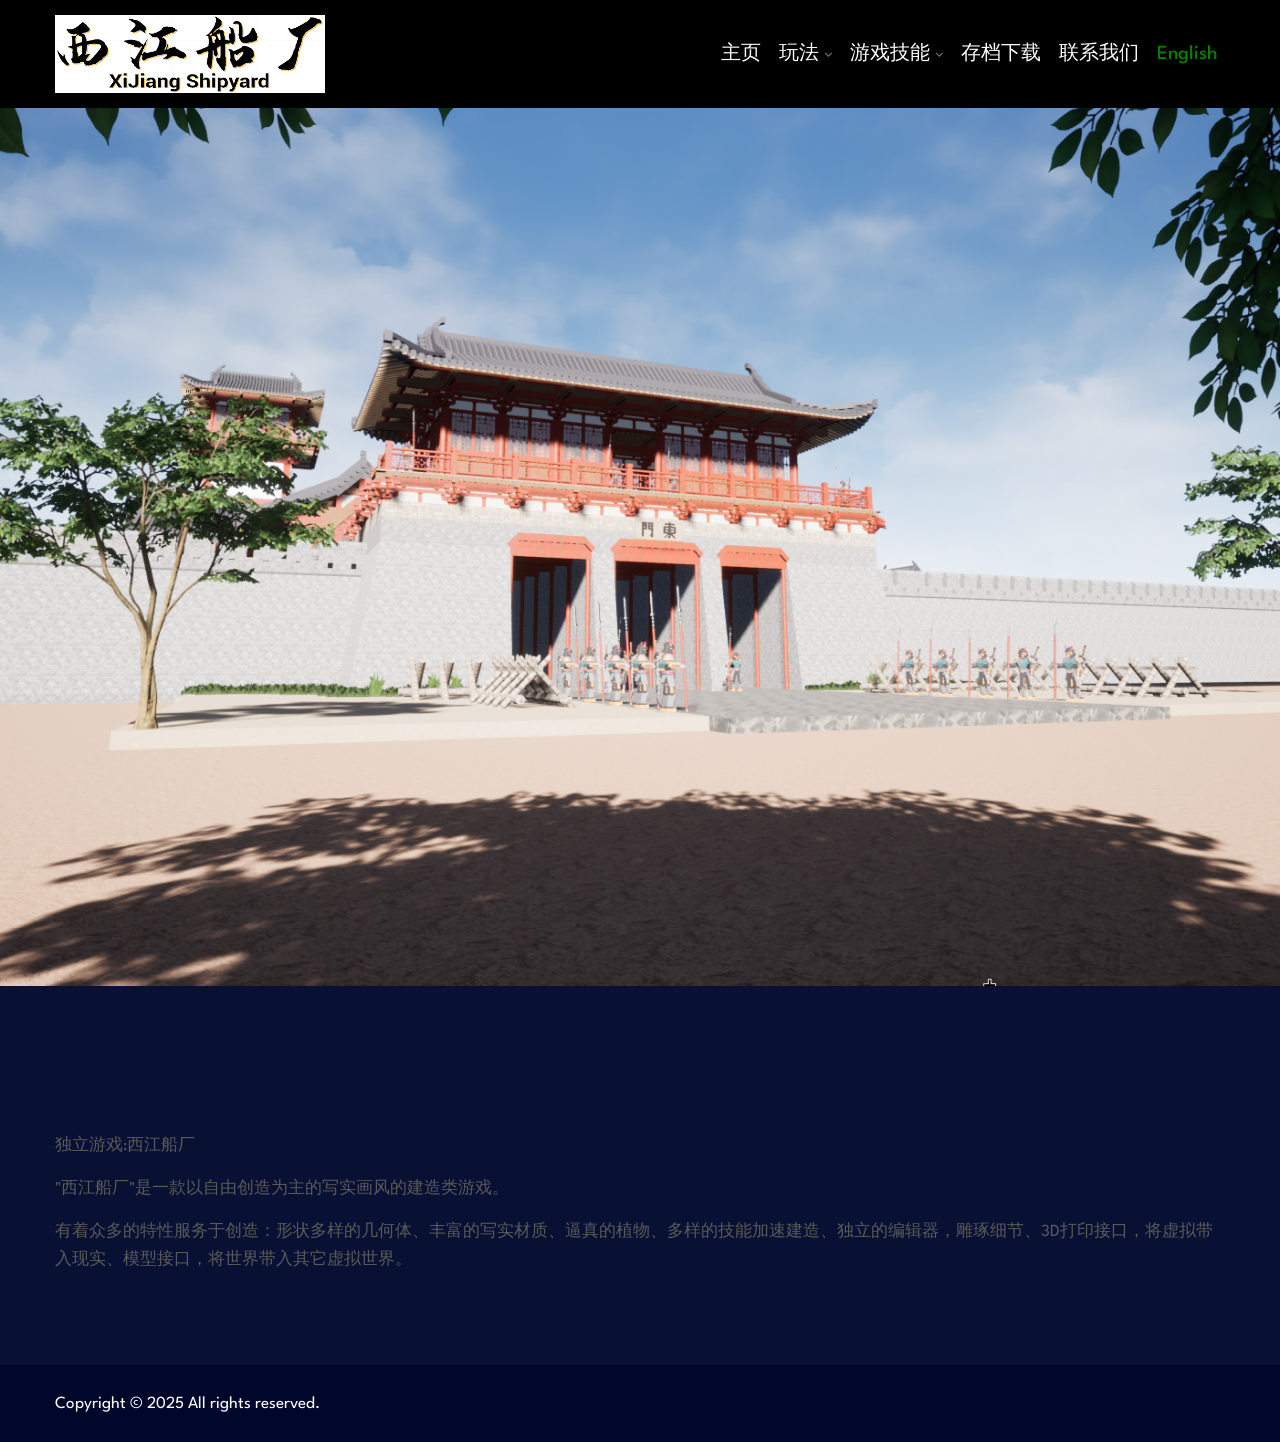
<file: index.html>
<!DOCTYPE HTML>
<html lang="en-US">

<head>
	<meta charset="UTF-8">
	<meta http-equiv="x-ua-compatible" content="ie=edge">
	<title>独立游戏 - 西江船厂</title>
	<meta name="description" content="独立游戏 : 西江船厂">
	<meta name="keywords" content="独立游戏, 我的世界, 方块, 开放世界, 西江船厂, 中国古代建筑, 古风建筑">
	<meta name="viewport" content="width=device-width, initial-scale=1">
	<!-- Favicon Icon -->
	<!--  python -m http.server 8080  -->
	<link rel="icon" type="image/png" href="assets/images/Game_Icon_Community.png">
	<link rel="stylesheet" type="text/css" href="assets/css/bootstrap.min.css" />
	<link rel="stylesheet" type="text/css" href="venobox/venobox.css" />
	<link rel="stylesheet" type="text/css" href="assets/css/plugin_theme_css.css" />
	<link rel="stylesheet" type="text/css" href="style.css" />
	<link rel="stylesheet" type="text/css" href="assets/css/responsive.css" />
	<!-- modernizr js -->
	<script src="assets/js/vendor/modernizr-2.8.3.min.js"></script>
	<script type="application/ld+json">
	{
	"@context": "",
	"@type": "Product",
	"headline": "最佳SEO优化技巧",
	"description": "Indie Game : XiJiangShipyard",
	"author": {
		"@type": "Person",
		"name": "XiJiangShipyard"
	},
	"datePublished": "2025-06-10",
	"image": ""
	}
	</script>
</head>

<body>
	<!-- 宽屏, PC, 电脑端 -->
	<div class="em40_header_area_main">
		<div class="tx_top2_relative">
			<div class="">
				<div class="tx_relative_m">
					<div class="">
						<div class="mainmenu_width_tx">
							<div class="arnika-main-menu hidden-xs hidden-sm transprent-menu heading_style_4 witr_h_h2">
								<!-- div class="trp_nav_area  -->
								<div class="trp_nav_area hbg2">
									<div class="container">
										<div class="row logo-left">
											<div class="col-md-3 col-sm-3 col-xs-4">
												<div class="logo">
													<a href="xj-Index-zh.html" title="logo">
														<img src="assets/images/xijiangshipypard-name.png" alt="logo">
													</a>
												</div>
											</div>
											<!-- MAIN MENU -->
											<div class="col-md-9 col-sm-9 col-xs-8">
												<nav class="arnika_menu">
													<ul class="sub-menu">
														<li><a href="xj-Index-zh.html">主页</a></li>
														<li class="menu-item-has-children">
															<a href="xj-Features-zh.html">玩法</a>
															<ul class="sub-menu">
																<li><a href="xj-Features-zh.html#Geometry_Shape">玩法：方块形状</a></li>
																<li><a href="xj-Features-zh.html#Geometry_Size">玩法：方块大小</a></li>
																<li><a href="xj-Features-zh.html#Geometry_Material">玩法：方块材质</a></li>
																<li><a href="xj-Features-zh.html#DW_Blueprint">玩法：组合体</a></li>
																<li><a href="xj-Features-zh.html#DW_Skills">玩法：技能</a></li>
																<li><a href="xj-Features-zh.html#DW_Plants">玩法：植物</a></li>
																<li><a href="xj-Features-zh.html#DW_Character">玩法：角色</a></li>
																<li><a href="xj-Features-zh.html#Export_Blueprint">玩法：导出创造物体</a></li>
																<li><a href="xj-Features-zh.html#ExportImport_Archive">玩法：导入导出存档</a></li>
															</ul>
														</li>
														<li class="menu-item-has-children">
															<a href="xj-Skills-zh.html">游戏技能</a>
															<ul class="sub-menu">
																<li><a href="xj-Skills-zh.html#skill_EnumSelectedObject">技能：枚举选中物体</a></li>
																<li><a href="xj-Skills-zh.html#skill_ModifyGeometry">技能：修改几何体</a></li>
																<li><a href="xj-Skills-zh.html#skill_CreateBlueprint">技能：创建新的空组合体</a></li>
																<li><a href="xj-Skills-zh.html#skill_Pickup">技能：克隆拾取</a></li>
																<li><a href="xj-Skills-zh.html#skill_SingleDelete">技能：单个快速删除</a></li>
																<li><a href="xj-Skills-zh.html#skill_Measurement">技能：测量距离</a></li>
																<li><a href="xj-Skills-zh.html#skill_BoxSelect2Group">技能：盒选生成组合体</a></li>
																<li><a href="xj-Skills-zh.html#skill_BreakGroup">技能：打断组合体</a></li>
																<li><a href="xj-Skills-zh.html#skill_SuperBreak">技能：超级打断</a></li>
																<li><a href="xj-Skills-zh.html#skill_MovePosition">技能：移动位置</a></li>
																<li><a href="xj-Skills-zh.html#skill_PickupAndMove">技能：拾取并移除</a></li>
																<li><a href="xj-Skills-zh.html#skill_Pickup2Inventory">技能：拾取到背包</a></li>
																<li><a href="xj-Skills-zh.html#skill_BoxDelete">技能：盒选删除</a></li>
																<li><a href="xj-Skills-zh.html#skill_EnumScene2Inventory">技能：枚举场景</a></li>
																<li><a href="xj-Skills-zh.html#skill_LowHighSwitch">技能：高矮角色切换</a></li>
																<li><a href="xj-Skills-zh.html#skill_Painter">技能：喷枪</a></li>
															</ul>
														</li>
														<li><a href="xj-DownArchive-zh.html">存档下载</a></li>
														<li><a href="xj-Contact-zh.html">联系我们</a></li>
														<li><a href="xj-Index-es.html" style="color: green">English</a></li>
													</ul>
												</nav>
											</div>
										</div>
									</div>
								</div>
							</div>
						</div>
					</div>
				</div>
			</div>
		</div>
	</div>
	<!-- END 宽屏, PC, 电脑端 -->

	<!-- MOBILE MENU Logo AREA -->
	<div class="mobile_logo_area hidden-md hidden-lg">
		<div class="container">
			<div class="row">
				<div class="col-sm-12">
					<div class="mobile_menu_logo text-center">
						<a href="xj-Index-zh.html" title="arnika">
							<img src="assets/images/xijiangshipypard-name-3.png" alt="logo">
						</a>
					</div>
				</div>
			</div>
		</div>
	</div>
	<!-- END MOBILE MENU Logo AREA -->

	<!-- MOBILE MENU AREA -->
	<div class="home-2 mbm hidden-md hidden-lg  header_area main-menu-area">
		<div class="menu_area mobile-menu">
			<nav class="arnika_menu">
				<ul class="sub-menu">
					<li><a href="xj-Index-zh.html">主页</a></li>
					<li class="menu-item-has-children">
						<a href="xj-Features-zh.html">玩法</a>
						<ul class="sub-menu">
							<li><a href="xj-Features-zh.html#Geometry_Shape">玩法：方块形状</a></li>
							<li><a href="xj-Features-zh.html#Geometry_Size">玩法：方块大小</a></li>
							<li><a href="xj-Features-zh.html#Geometry_Material">玩法：方块材质</a></li>
							<li><a href="xj-Features-zh.html#DW_Blueprint">玩法：组合体</a></li>
							<li><a href="xj-Features-zh.html#DW_Skills">玩法：技能</a></li>
							<li><a href="xj-Features-zh.html#DW_Plants">玩法：植物</a></li>
							<li><a href="xj-Features-zh.html#DW_Character">玩法：角色</a></li>
							<li><a href="xj-Features-zh.html#Export_Blueprint">玩法：导出创造物体</a></li>
							<li><a href="xj-Features-zh.html#ExportImport_Archive">玩法：导入导出存档</a></li>
						</ul>
					</li>
					<li class="menu-item-has-children">
						<a href="xj-Skills-zh.html">游戏技能</a>
						<ul class="sub-menu">
							<li><a href="xj-Skills-zh.html#skill_EnumSelectedObject">技能：枚举选中物体</a></li>
							<li><a href="xj-Skills-zh.html#skill_ModifyGeometry">技能：修改几何体</a></li>
							<li><a href="xj-Skills-zh.html#skill_CreateBlueprint">技能：创建新的空组合体</a></li>
							<li><a href="xj-Skills-zh.html#skill_Pickup">技能：克隆拾取</a></li>
							<li><a href="xj-Skills-zh.html#skill_SingleDelete">技能：单个快速删除</a></li>
							<li><a href="xj-Skills-zh.html#skill_Measurement">技能：测量距离</a></li>
							<li><a href="xj-Skills-zh.html#skill_BoxSelect2Group">技能：盒选生成组合体</a></li>
							<li><a href="xj-Skills-zh.html#skill_BreakGroup">技能：打断组合体</a></li>
							<li><a href="xj-Skills-zh.html#skill_SuperBreak">技能：超级打断</a></li>
							<li><a href="xj-Skills-zh.html#skill_MovePosition">技能：移动位置</a></li>
							<li><a href="xj-Skills-zh.html#skill_PickupAndMove">技能：拾取并移除</a></li>
							<li><a href="xj-Skills-zh.html#skill_Pickup2Inventory">技能：拾取到背包</a></li>
							<li><a href="xj-Skills-zh.html#skill_BoxDelete">技能：盒选删除</a></li>
							<li><a href="xj-Skills-zh.html#skill_EnumScene2Inventory">技能：枚举场景</a></li>
							<li><a href="xj-Skills-zh.html#skill_LowHighSwitch">技能：高矮角色切换</a></li>
							<li><a href="xj-Skills-zh.html#skill_Painter">技能：喷枪</a></li>
						</ul>
					</li>
					<li><a href="xj-DownArchive-zh.html">存档下载</a></li>
					<li><a href="xj-Contact-zh.html">联系我们</a></li>
					<li><a href="xj-Index-es.html" style="color: green">English</a></li>
				</ul>
			</nav>
		</div>
	</div>
	<!-- END MOBILE MENU AREA  -->

	<div class="witr_swiper_area">
		<div class="swiper-container witr_active_id5">
			<div class="swiper-wrapper">
				<div class="swiper-slide witr_swiper_height"
					style="background-image: url(assets/images/xijiangshipyard-ChengMen-1.png);">
					<!-- witr_show_animate -->
					<div class="witr_sw_text_area text-left">
						<div class="witr_swiper_content ">
						</div>
					</div>
				</div>
			</div>
		</div>
	</div>


	<div class="arnika_blog_area">
		<div class="container">

			<div class=" bgimgload blog_top">
				<div class="row blog-messonary" style="position: relative; height: 669.984px;">
					<!-- arnika_blog_bg_01 -->
					<div class="witr_nth_child col-lg-12  col-md-12 col-sm-12 grid-item   witr_all_mb_30"
						style="position: absolute; left: 0px; top: 0px;">
						<p>独立游戏:西江船厂</p>
						<p>"西江船厂"是一款以自由创造为主的写实画风的建造类游戏。</p>
						<p>有着众多的特性服务于创造：形状多样的几何体、丰富的写实材质、逼真的植物、多样的技能加速建造、独立的编辑器，雕琢细节、3D打印接口，将虚拟带入现实、模型接口，将世界带入其它虚拟世界。</p>
					</div>
				</div>
			</div>
		</div>
	</div>

	<div class="witrfm_area">
		<!-- FOOTER BOTTOM AREA -->
		<div class="footer-bottom">
			<div class="container">
				<div class="row">
					<div class="col-lg-6 col-md-6  col-sm-12">
						<div class="copy-right-text">
							<p>Copyright &copy; 2025 All rights reserved. </p>
						</div>
					</div>
				</div>
			</div>
		</div>
	</div>

	<!-- Include All JS -->
	<script src="assets/js/vendor/jquery-3.5.1.min.js"></script>
	<script src="assets/js/bootstrap.min.js"></script>
	<script src="assets/js/isotope.pkgd.min.js"></script>
	<script src="assets/js/owl.carousel.min.js"></script>
	<script src="assets/js/jquery.nivo.slider.pack.js"></script>
	<script src="assets/js/slick.min.js"></script>
	<script src="assets/js/imagesloaded.pkgd.min.js"></script>
	<script src="venobox/venobox.min.js"></script>
	<script src="assets/js/jquery.appear.js"></script>
	<script src="assets/js/jquery.knob.js"></script>
	<script src="assets/js/BeerSlider.js"></script>
	<script src="assets/js/theme-pluginjs.js"></script>
	<script src="assets/js/jquery.meanmenu.js"></script>
	<script src="assets/js/ajax-mail.js"></script>
	<script src="assets/js/theme.js"></script>
</body>

</html>
</file>
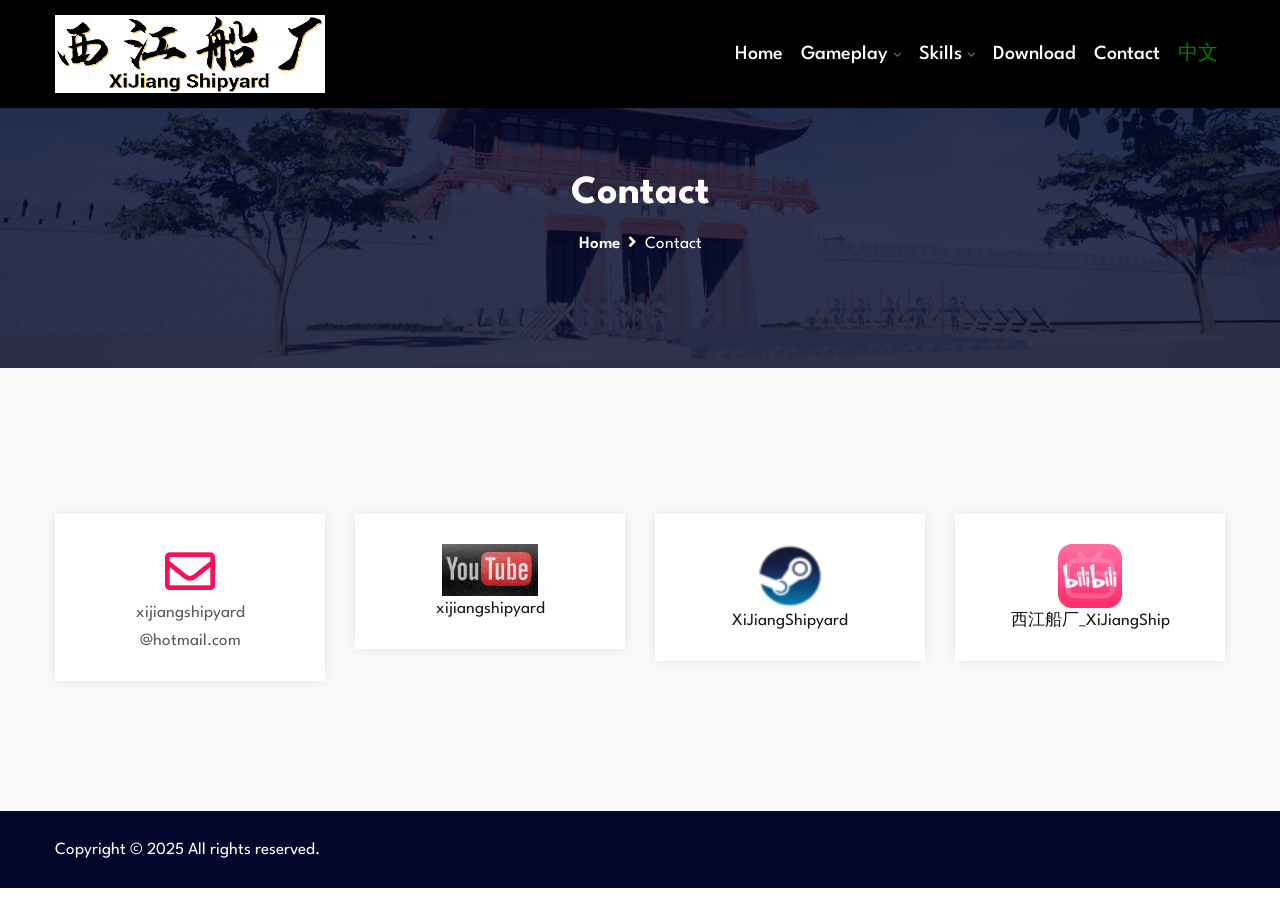
<file: xj-Contact-es.html>
<!DOCTYPE HTML>
<html lang="en-US">

<head>
	<meta charset="UTF-8">
	<meta http-equiv="x-ua-compatible" content="ie=edge">
	<title>Indie Game - XiJiangShipyard</title>
	<meta name="description" content="">
	<meta name="viewport" content="width=device-width, initial-scale=1">
	<!-- Favicon Icon -->
	<link rel="icon" type="image/png" href="assets/images/Game_Icon_Community.png">
	<link rel="stylesheet" type="text/css" href="assets/css/bootstrap.min.css" />
	<link rel="stylesheet" type="text/css" href="venobox/venobox.css" />
	<link rel="stylesheet" type="text/css" href="assets/css/plugin_theme_css.css" />
	<link rel="stylesheet" type="text/css" href="style.css" />
	<link rel="stylesheet" type="text/css" href="assets/css/responsive.css" />
	<!-- modernizr js -->
	<script src="assets/js/vendor/modernizr-2.8.3.min.js"></script>
</head>

<body>
	<!-- 宽屏, PC, 电脑端 -->
	<div class="em40_header_area_main">
		<div class="tx_top2_relative">
			<div class="">
				<div class="tx_relative_m">
					<div class="">
						<div class="mainmenu_width_tx">
							<div class="arnika-main-menu hidden-xs hidden-sm transprent-menu heading_style_4 witr_h_h2">
								<!-- div class="trp_nav_area  -->
								<div class="trp_nav_area hbg2">
									<div class="container">
										<div class="row logo-left">
											<div class="col-md-3 col-sm-3 col-xs-4">
												<div class="logo">
													<a href="xj-Index-es.html" title="logo">
														<img src="assets/images/xijiangshipypard-name.png" alt="logo">
													</a>
												</div>
											</div>
											<!-- MAIN MENU -->
											<div class="col-md-9 col-sm-9 col-xs-8">
												<nav class="arnika_menu">
													<ul class="sub-menu">
														<li><a href="xj-Index-es.html">Home</a></li>
														<li class="menu-item-has-children">
															<a href="xj-Features-es.html">Gameplay</a>
															<ul class="sub-menu">
																<li><a href="xj-Features-es.html#Geometry_Shape">Gameplay : Cube Shape</a></li>
																<li><a href="xj-Features-es.html#Geometry_Size">Gameplay : Cube Size</a></li>
																<li><a href="xj-Features-es.html#Geometry_Material">Gameplay : Cube Material</a></li>
																<li><a href="xj-Features-es.html#DW_Blueprint">Gameplay : Blueprint</a></li>
																<li><a href="xj-Features-es.html#DW_Skills">Gameplay : Skills</a></li>
																<li><a href="xj-Features-es.html#DW_Plants">Gameplay : Plats</a></li>
																<li><a href="xj-Features-es.html#DW_Character">Gameplay : Charancter</a></li>
																<li><a href="xj-Features-es.html#Export_Blueprint">Gameplay : Export Blueprint</a></li>
																<li><a href="xj-Features-es.html#ExportImport_Archive">Gameplay : Import/Export Archive</a></li>
															</ul>
														</li>
														<li class="menu-item-has-children">
															<a href="xj-Skills-es.html">Skills</a>
															<ul class="sub-menu">
																<li><a href="xj-Skills-es.html#skill_EnumSelectedObject">Skills : Enum Selection</a></li>
																<li><a href="xj-Skills-es.html#skill_ModifyGeometry">Skills : Modify Cube</a></li>
																<li><a href="xj-Skills-es.html#skill_CreateBlueprint">Skills : Empty Blueprint</a></li>
																<li><a href="xj-Skills-es.html#skill_Pickup">Skills : Pickup</a></li>
																<li><a href="xj-Skills-es.html#skill_SingleDelete">Skills : Single Delete</a></li>
																<li><a href="xj-Skills-es.html#skill_Measurement">Skills : Measure Distance</a></li>
																<li><a href="xj-Skills-es.html#skill_BoxSelect2Group">Skills : Box Selection</a></li>
																<li><a href="xj-Skills-es.html#skill_BreakGroup">Skills : Break Blueprint</a></li>
																<li><a href="xj-Skills-es.html#skill_SuperBreak">Skills : Super Break</a></li>
																<li><a href="xj-Skills-es.html#skill_MovePosition">Skills : Move Cube</a></li>
																<li><a href="xj-Skills-es.html#skill_PickupAndMove">Skills : Pickup And Delete</a></li>
																<li><a href="xj-Skills-es.html#skill_Pickup2Inventory">Skills : Pickup To Inventory</a></li>
																<li><a href="xj-Skills-es.html#skill_BoxDelete">Skills : Box Delete</a></li>
																<li><a href="xj-Skills-es.html#skill_EnumScene2Inventory">Skills : Enum Scene</a></li>
																<li><a href="xj-Skills-es.html#skill_LowHighSwitch">Skills : High Low Switcher</a></li>
																<li><a href="xj-Skills-es.html#skill_Painter">Skills : Painter</a></li>
															</ul>
														</li>
														<li><a href="xj-DownArchive-es.html">Download</a></li>
														<li><a href="xj-Contact-es.html">Contact</a></li>
														<li><a href="xj-Contact-zh.html" style="color:green">中文</a></li>
													</ul>
												</nav>
											</div>
										</div>
									</div>
								</div>
							</div>
						</div>
					</div>
				</div>
			</div>
		</div>
	</div>
	<!-- END 宽屏, PC, 电脑端 -->

	<!-- MOBILE MENU Logo AREA -->
	<div class="mobile_logo_area hidden-md hidden-lg">
		<div class="container">
			<div class="row">
				<div class="col-sm-12">
					<div class="mobile_menu_logo text-center">
						<a href="xj-Index-es.html" title="arnika">
							<img src="assets/images/xijiangshipypard-name-3.png" alt="logo">
						</a>
					</div>
				</div>
			</div>
		</div>
	</div>
	<!-- END MOBILE MENU Logo AREA -->

	<!-- MOBILE MENU AREA -->
	<div class="home-2 mbm hidden-md hidden-lg  header_area main-menu-area">
		<div class="menu_area mobile-menu">
			<nav class="arnika_menu">
				<ul class="sub-menu">
					<li><a href="xj-Index-es.html">Home</a></li>
					<li class="menu-item-has-children">
						<a href="xj-Features-es.html">Gameplay</a>
						<ul class="sub-menu">
							<li><a href="xj-Features-es.html#Geometry_Shape">Gameplay : Cube Shape</a></li>
							<li><a href="xj-Features-es.html#Geometry_Size">Gameplay : Cube Size</a></li>
							<li><a href="xj-Features-es.html#Geometry_Material">Gameplay : Cube Material</a></li>
							<li><a href="xj-Features-es.html#DW_Blueprint">Gameplay : Blueprints</a></li>
							<li><a href="xj-Features-es.html#DW_Skills">Gameplay : Skills</a></li>
							<li><a href="xj-Features-es.html#DW_Plants">Gameplay : Plants</a></li>
							<li><a href="xj-Features-es.html#DW_Character">Gameplay : Characters</a></li>
							<li><a href="xj-Features-es.html#Export_Blueprint">Gameplay : Export Blueprint</a></li>
							<li><a href="xj-Features-es.html#ExportImport_Archive">Gameplay : Import/Export Archive</a></li>
						</ul>
					</li>
					<li class="menu-item-has-children">
						<a href="xj-Skills-es.html">Skills</a>
						<ul class="sub-menu">
							<li><a href="xj-Skills-es.html#skill_EnumSelectedObject">Skills : Enum Selection</a></li>
							<li><a href="xj-Skills-es.html#skill_ModifyGeometry">Skills : Modify Cube</a></li>
							<li><a href="xj-Skills-es.html#skill_CreateBlueprint">Skills : Empty Blueprint</a></li>
							<li><a href="xj-Skills-es.html#skill_Pickup">Skills : Pickup</a></li>
							<li><a href="xj-Skills-es.html#skill_SingleDelete">Skills : Single Delete</a></li>
							<li><a href="xj-Skills-es.html#skill_Measurement">Skills : Measure Distance</a></li>
							<li><a href="xj-Skills-es.html#skill_BoxSelect2Group">Skills : Box Selection</a></li>
							<li><a href="xj-Skills-es.html#skill_BreakGroup">Skills : Break Blueprint</a></li>
							<li><a href="xj-Skills-es.html#skill_SuperBreak">Skills : Super Break</a></li>
							<li><a href="xj-Skills-es.html#skill_MovePosition">Skills : Move Cube</a></li>
							<li><a href="xj-Skills-es.html#skill_PickupAndMove">Skills : Pickup And Delete</a></li>
							<li><a href="xj-Skills-es.html#skill_Pickup2Inventory">Skills : Pickup To Inventory</a></li>
							<li><a href="xj-Skills-es.html#skill_BoxDelete">Skills : Box Delete</a></li>
							<li><a href="xj-Skills-es.html#skill_EnumScene2Inventory">Skills : Enum Scene</a></li>
							<li><a href="xj-Skills-es.html#skill_LowHighSwitch">Skills : High Low Switcher</a></li>
							<li><a href="xj-Skills-es.html#skill_Painter">Skills : Painter</a></li>
						</ul>
					</li>
					<li><a href="xj-DownArchive-es.html">Download</a></li>
					<li><a href="xj-Contact-es.html">Cotanct</a></li>
					<li><a href="xj-Contact-zh.html" style="color:green">中文</a></li>
				</ul>
			</nav>
		</div>
	</div>
	<!-- END MOBILE MENU AREA  -->


	<!-- breadcumb-area -->
	<div class="breadcumb-area">
		<div class="container">
			<div class="row">
				<div class="col-md-12 txtc  text-center ccase">
					<div class="brpt">
						<h2>Contact</h2>
					</div>
					<div class="breadcumb-inner">
						<ul>
							<li><a href="xj-Index-zh.html">Home</a></li>
							<li><i class="fas fa-angle-right"></i></li>
							<li>Contact</li>
						</ul>
					</div>
				</div>
			</div>
		</div>
	</div>

	<!-- arnika_contact_area -->
	<div class="arnika_contact_area">
		<div class="container">
			<div class="row contact_service contact_top">
				<div class="col-lg-3 col-md-5 col-sm-6">
					<div class="service-item all_color_service width_height_link_0 text-center  ">
						<div class="text_box all_icon_color">
							<i class="far fa-envelope"></i>
							<p>xijiangshipyard<br>@hotmail.com</p>
						</div>
					</div>
				</div>
				<div class="col-lg-3 col-md-5 col-sm-6">
					<div class="service-item all_color_service width_height_link_0 text-center  ">
						<div class="text_box all_icon_color">
							<a href="https://www.youtube.com/@xijiangshipyard/videos"><img src="assets/images/icon-youtube_icon.png" width=96></a>
							<p><a href="https://www.youtube.com/@xijiangshipyard/videos">xijiangshipyard</a><br></p>
						</div>
					</div>
				</div>
				<div class="col-lg-3 col-md-5 col-sm-6">
					<div class="service-item all_color_service width_height_link_0 text-center  ">
						<div class="text_box all_icon_color">
							<a href="https://store.steampowered.com/app/2690180"><img src="assets/images/icon-steam.png" width=64 height=64></a>
							<p><a href="https://store.steampowered.com/app/2690180">XiJiangShipyard</a><br></p>
						</div>
					</div>
				</div>
				<div class="col-lg-3 col-md-5 col-sm-6">
					<div class="service-item all_color_service width_height_link_0 text-center  ">
						<div class="text_box all_icon_color">
							<a href="https://space.bilibili.com/3546600903280916"><img src="assets/images/icon-BilibiliLogo.png" width=64 height=64></a>
							<p><a href="https://space.bilibili.com/3546600903280916">西江船厂_XiJiangShip</a><br></p>
						</div>
					</div>
				</div>
			</div>
		</div>
	</div>

	<div class="witrfm_area">
		<!-- FOOTER BOTTOM AREA -->
		<div class="footer-bottom">
			<div class="container">
				<div class="row">
					<div class="col-lg-6 col-md-6  col-sm-12">
						<div class="copy-right-text">
							<p>Copyright &copy; 2025 All rights reserved. </p>
						</div>
					</div>
				</div>
			</div>
		</div>
	</div>
	
	<!-- Include All JS -->
	<script src="assets/js/vendor/jquery-3.5.1.min.js"></script>
	<script src="assets/js/bootstrap.min.js"></script>
	<script src="assets/js/isotope.pkgd.min.js"></script>
	<script src="assets/js/owl.carousel.min.js"></script>
	<script src="assets/js/jquery.nivo.slider.pack.js"></script>
	<script src="assets/js/slick.min.js"></script>
	<script src="assets/js/imagesloaded.pkgd.min.js"></script>
	<script src="venobox/venobox.min.js"></script>
	<script src="assets/js/jquery.appear.js"></script>
	<script src="assets/js/jquery.knob.js"></script>
	<script src="assets/js/BeerSlider.js"></script>
	<script src="assets/js/theme-pluginjs.js"></script>
	<script src="assets/js/jquery.meanmenu.js"></script>
	<script src="assets/js/ajax-mail.js"></script>
	<script src="assets/js/theme.js"></script>

</body>

</html>
</file>
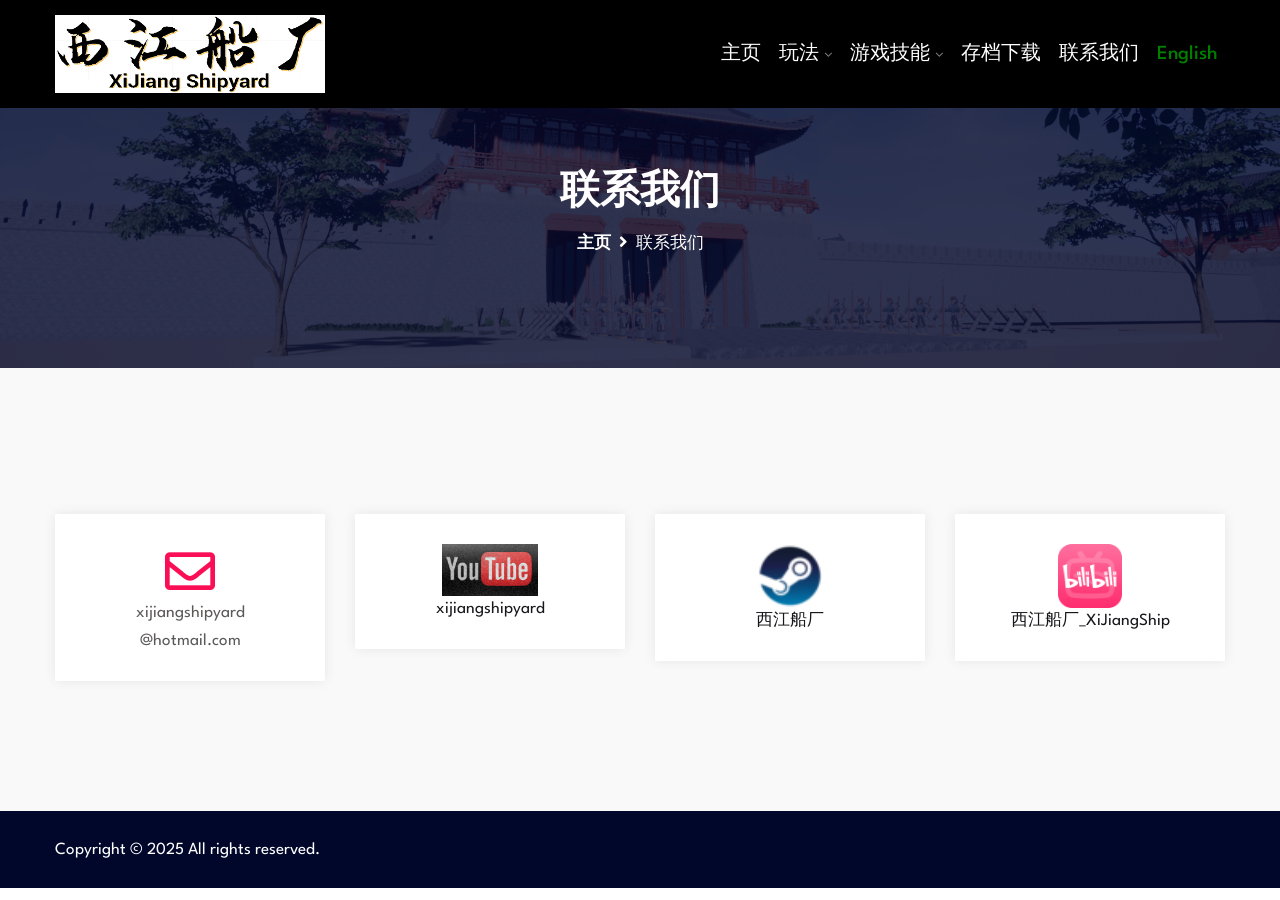
<file: xj-Contact-zh.html>
<!DOCTYPE HTML>
<html lang="en-US">

<head>
	<meta charset="UTF-8">
	<meta http-equiv="x-ua-compatible" content="ie=edge">
	<title>Arnika - Personal Creative Responsive Website Template</title>
	<meta name="description" content="">
	<meta name="viewport" content="width=device-width, initial-scale=1">
	<!-- Favicon Icon -->
	<link rel="icon" type="image/png" href="assets/images/Game_Icon_Community.png">
	<link rel="stylesheet" type="text/css" href="assets/css/bootstrap.min.css" />
	<link rel="stylesheet" type="text/css" href="venobox/venobox.css" />
	<link rel="stylesheet" type="text/css" href="assets/css/plugin_theme_css.css" />
	<link rel="stylesheet" type="text/css" href="style.css" />
	<link rel="stylesheet" type="text/css" href="assets/css/responsive.css" />
	<!-- modernizr js -->
	<script src="assets/js/vendor/modernizr-2.8.3.min.js"></script>
</head>

<body>
	<!-- 宽屏, PC, 电脑端 -->
	<div class="em40_header_area_main">
		<div class="tx_top2_relative">
			<div class="">
				<div class="tx_relative_m">
					<div class="">
						<div class="mainmenu_width_tx">
							<div class="arnika-main-menu hidden-xs hidden-sm transprent-menu heading_style_4 witr_h_h2">
								<!-- div class="trp_nav_area  -->
								<div class="trp_nav_area hbg2">
									<div class="container">
										<div class="row logo-left">
											<div class="col-md-3 col-sm-3 col-xs-4">
												<div class="logo">
													<a href="xj-Index-zh.html" title="logo">
														<img src="assets/images/xijiangshipypard-name.png" alt="logo">
													</a>
												</div>
											</div>
											<!-- MAIN MENU -->
											<div class="col-md-9 col-sm-9 col-xs-8">
												<nav class="arnika_menu">
													<ul class="sub-menu">
														<li><a href="xj-Index-zh.html">主页</a></li>
														<li class="menu-item-has-children">
															<a href="xj-Features-zh.html">玩法</a>
															<ul class="sub-menu">
																<li><a href="xj-Features-zh.html#Geometry_Shape">玩法：方块形状</a></li>
																<li><a href="xj-Features-zh.html#Geometry_Size">玩法：方块大小</a></li>
																<li><a href="xj-Features-zh.html#Geometry_Material">玩法：方块材质</a></li>
																<li><a href="xj-Features-zh.html#DW_Blueprint">玩法：组合体</a></li>
																<li><a href="xj-Features-zh.html#DW_Skills">玩法：技能</a></li>
																<li><a href="xj-Features-zh.html#DW_Plants">玩法：植物</a></li>
																<li><a href="xj-Features-zh.html#DW_Character">玩法：角色</a></li>
																<li><a href="xj-Features-zh.html#Export_Blueprint">玩法：导出创造物体</a></li>
																<li><a href="xj-Features-zh.html#ExportImport_Archive">玩法：导入导出存档</a></li>
															</ul>
														</li>
														<li class="menu-item-has-children">
															<a href="xj-Skills-zh.html">游戏技能</a>
															<ul class="sub-menu">
																<li><a href="xj-Skills-zh.html#skill_EnumSelectedObject">技能：枚举选中物体</a></li>
																<li><a href="xj-Skills-zh.html#skill_ModifyGeometry">技能：修改几何体</a></li>
																<li><a href="xj-Skills-zh.html#skill_CreateBlueprint">技能：创建新的空组合体</a></li>
																<li><a href="xj-Skills-zh.html#skill_Pickup">技能：克隆拾取</a></li>
																<li><a href="xj-Skills-zh.html#skill_SingleDelete">技能：单个快速删除</a></li>
																<li><a href="xj-Skills-zh.html#skill_Measurement">技能：测量距离</a></li>
																<li><a href="xj-Skills-zh.html#skill_BoxSelect2Group">技能：盒选生成组合体</a></li>
																<li><a href="xj-Skills-zh.html#skill_BreakGroup">技能：打断组合体</a></li>
																<li><a href="xj-Skills-zh.html#skill_SuperBreak">技能：超级打断</a></li>
																<li><a href="xj-Skills-zh.html#skill_MovePosition">技能：移动位置</a></li>
																<li><a href="xj-Skills-zh.html#skill_PickupAndMove">技能：拾取并移除</a></li>
																<li><a href="xj-Skills-zh.html#skill_Pickup2Inventory">技能：拾取到背包</a></li>
																<li><a href="xj-Skills-zh.html#skill_BoxDelete">技能：盒选删除</a></li>
																<li><a href="xj-Skills-zh.html#skill_EnumScene2Inventory">技能：枚举场景</a></li>
																<li><a href="xj-Skills-zh.html#skill_LowHighSwitch">技能：高矮角色切换</a></li>
																<li><a href="xj-Skills-zh.html#skill_Painter">技能：喷枪</a></li>
															</ul>
														</li>
														<li><a href="xj-DownArchive-zh.html">存档下载</a></li>
														<li><a href="xj-Contact-zh.html">联系我们</a></li>
														<li><a href="xj-Contact-es.html" style="color: green;">English</a></li>
													</ul>
												</nav>
											</div>
										</div>
									</div>
								</div>
							</div>
						</div>
					</div>
				</div>
			</div>
		</div>
	</div>
	<!-- END 宽屏, PC, 电脑端 -->

	<!-- MOBILE MENU Logo AREA -->
	<div class="mobile_logo_area hidden-md hidden-lg">
		<div class="container">
			<div class="row">
				<div class="col-sm-12">
					<div class="mobile_menu_logo text-center">
						<a href="xj-Index-zh.html" title="arnika">
							<img src="assets/images/xijiangshipypard-name-3.png" alt="logo">
						</a>
					</div>
				</div>
			</div>
		</div>
	</div>
	<!-- END MOBILE MENU Logo AREA -->

	<!-- MOBILE MENU AREA -->
	<div class="home-2 mbm hidden-md hidden-lg  header_area main-menu-area">
		<div class="menu_area mobile-menu">
			<nav class="arnika_menu">
				<ul class="sub-menu">
					<li><a href="xj-Index-zh.html">主页</a></li>
					<li class="menu-item-has-children">
						<a href="xj-Features-zh.html">玩法</a>
						<ul class="sub-menu">
							<li><a href="xj-Features-zh.html#Geometry_Shape">玩法：方块形状</a></li>
							<li><a href="xj-Features-zh.html#Geometry_Size">玩法：方块大小</a></li>
							<li><a href="xj-Features-zh.html#Geometry_Material">玩法：方块材质</a></li>
							<li><a href="xj-Features-zh.html#DW_Blueprint">玩法：组合体</a></li>
							<li><a href="xj-Features-zh.html#DW_Skills">玩法：技能</a></li>
							<li><a href="xj-Features-zh.html#DW_Plants">玩法：植物</a></li>
							<li><a href="xj-Features-zh.html#DW_Character">玩法：角色</a></li>
							<li><a href="xj-Features-zh.html#Export_Blueprint">玩法：导出创造物体</a></li>
							<li><a href="xj-Features-zh.html#ExportImport_Archive">玩法：导入导出存档</a></li>
						</ul>
					</li>
					<li class="menu-item-has-children">
						<a href="xj-Skills-zh.html">游戏技能</a>
						<ul class="sub-menu">
							<li><a href="xj-Skills-zh.html#skill_EnumSelectedObject">技能：枚举选中物体</a></li>
							<li><a href="xj-Skills-zh.html#skill_ModifyGeometry">技能：修改几何体</a></li>
							<li><a href="xj-Skills-zh.html#skill_CreateBlueprint">技能：创建新的空组合体</a></li>
							<li><a href="xj-Skills-zh.html#skill_Pickup">技能：克隆拾取</a></li>
							<li><a href="xj-Skills-zh.html#skill_SingleDelete">技能：单个快速删除</a></li>
							<li><a href="xj-Skills-zh.html#skill_Measurement">技能：测量距离</a></li>
							<li><a href="xj-Skills-zh.html#skill_BoxSelect2Group">技能：盒选生成组合体</a></li>
							<li><a href="xj-Skills-zh.html#skill_BreakGroup">技能：打断组合体</a></li>
							<li><a href="xj-Skills-zh.html#skill_SuperBreak">技能：超级打断</a></li>
							<li><a href="xj-Skills-zh.html#skill_MovePosition">技能：移动位置</a></li>
							<li><a href="xj-Skills-zh.html#skill_PickupAndMove">技能：拾取并移除</a></li>
							<li><a href="xj-Skills-zh.html#skill_Pickup2Inventory">技能：拾取到背包</a></li>
							<li><a href="xj-Skills-zh.html#skill_BoxDelete">技能：盒选删除</a></li>
							<li><a href="xj-Skills-zh.html#skill_EnumScene2Inventory">技能：枚举场景</a></li>
							<li><a href="xj-Skills-zh.html#skill_LowHighSwitch">技能：高矮角色切换</a></li>
							<li><a href="xj-Skills-zh.html#skill_Painter">技能：喷枪</a></li>
						</ul>
					</li>
					<li><a href="xj-DownArchive-zh.html">存档下载</a></li>
					<li><a href="xj-Contact-zh.html">联系我们</a></li>
					<li><a href="xj-Contact-es.html" style="color: green;">English</a></li>
				</ul>
			</nav>
		</div>
	</div>
	<!-- END MOBILE MENU AREA  -->

	<!-- breadcumb-area -->
	<div class="breadcumb-area">
		<div class="container">
			<div class="row">
				<div class="col-md-12 txtc  text-center ccase">
					<div class="brpt">
						<h2>联系我们</h2>
					</div>
					<div class="breadcumb-inner">
						<ul>
							<li><a href="xj-Index-zh.html">主页</a></li>
							<li><i class="fas fa-angle-right"></i></li>
							<li>联系我们</li>
						</ul>
					</div>
				</div>
			</div>
		</div>
	</div>

	<!-- arnika_contact_area -->
	<div class="arnika_contact_area">
		<div class="container">
			<div class="row contact_service contact_top">
				<div class="col-lg-3 col-md-5 col-sm-6">
					<div class="service-item all_color_service width_height_link_0 text-center  ">
						<div class="text_box all_icon_color">
							<i class="far fa-envelope"></i>
							<p>xijiangshipyard<br>@hotmail.com</p>
						</div>
					</div>
				</div>
				<div class="col-lg-3 col-md-5 col-sm-6">
					<div class="service-item all_color_service width_height_link_0 text-center  ">
						<div class="text_box all_icon_color">
							<a href="https://www.youtube.com/@xijiangshipyard/videos"><img src="assets/images/icon-youtube_icon.png" width=96></a>
							<p><a href="https://www.youtube.com/@xijiangshipyard/videos">xijiangshipyard</a><br></p>
						</div>
					</div>
				</div>
				<div class="col-lg-3 col-md-5 col-sm-6">
					<div class="service-item all_color_service width_height_link_0 text-center  ">
						<div class="text_box all_icon_color">
							<a href="https://store.steampowered.com/app/2690180"><img src="assets/images/icon-steam.png" width=64 height=64></a>
							<p><a href="https://store.steampowered.com/app/2690180">西江船厂</a><br></p>
						</div>
					</div>
				</div>
				<div class="col-lg-3 col-md-5 col-sm-6">
					<div class="service-item all_color_service width_height_link_0 text-center  ">
						<div class="text_box all_icon_color">
							<a href="https://space.bilibili.com/3546600903280916"><img src="assets/images/icon-BilibiliLogo.png" width=64 height=64></a>
							<p><a href="https://space.bilibili.com/3546600903280916">西江船厂_XiJiangShip</a><br></p>
						</div>
					</div>
				</div>
			</div>
		</div>
	</div>

	<div class="witrfm_area">
		<!-- FOOTER BOTTOM AREA -->
		<div class="footer-bottom">
			<div class="container">
				<div class="row">
					<div class="col-lg-6 col-md-6  col-sm-12">
						<div class="copy-right-text">
							<p>Copyright &copy; 2025 All rights reserved. </p>
						</div>
					</div>
				</div>
			</div>
		</div>
	</div>
	
	<!-- Include All JS -->
	<script src="assets/js/vendor/jquery-3.5.1.min.js"></script>
	<script src="assets/js/bootstrap.min.js"></script>
	<script src="assets/js/isotope.pkgd.min.js"></script>
	<script src="assets/js/owl.carousel.min.js"></script>
	<script src="assets/js/jquery.nivo.slider.pack.js"></script>
	<script src="assets/js/slick.min.js"></script>
	<script src="assets/js/imagesloaded.pkgd.min.js"></script>
	<script src="venobox/venobox.min.js"></script>
	<script src="assets/js/jquery.appear.js"></script>
	<script src="assets/js/jquery.knob.js"></script>
	<script src="assets/js/BeerSlider.js"></script>
	<script src="assets/js/theme-pluginjs.js"></script>
	<script src="assets/js/jquery.meanmenu.js"></script>
	<script src="assets/js/ajax-mail.js"></script>
	<script src="assets/js/theme.js"></script>

</body>

</html>
</file>
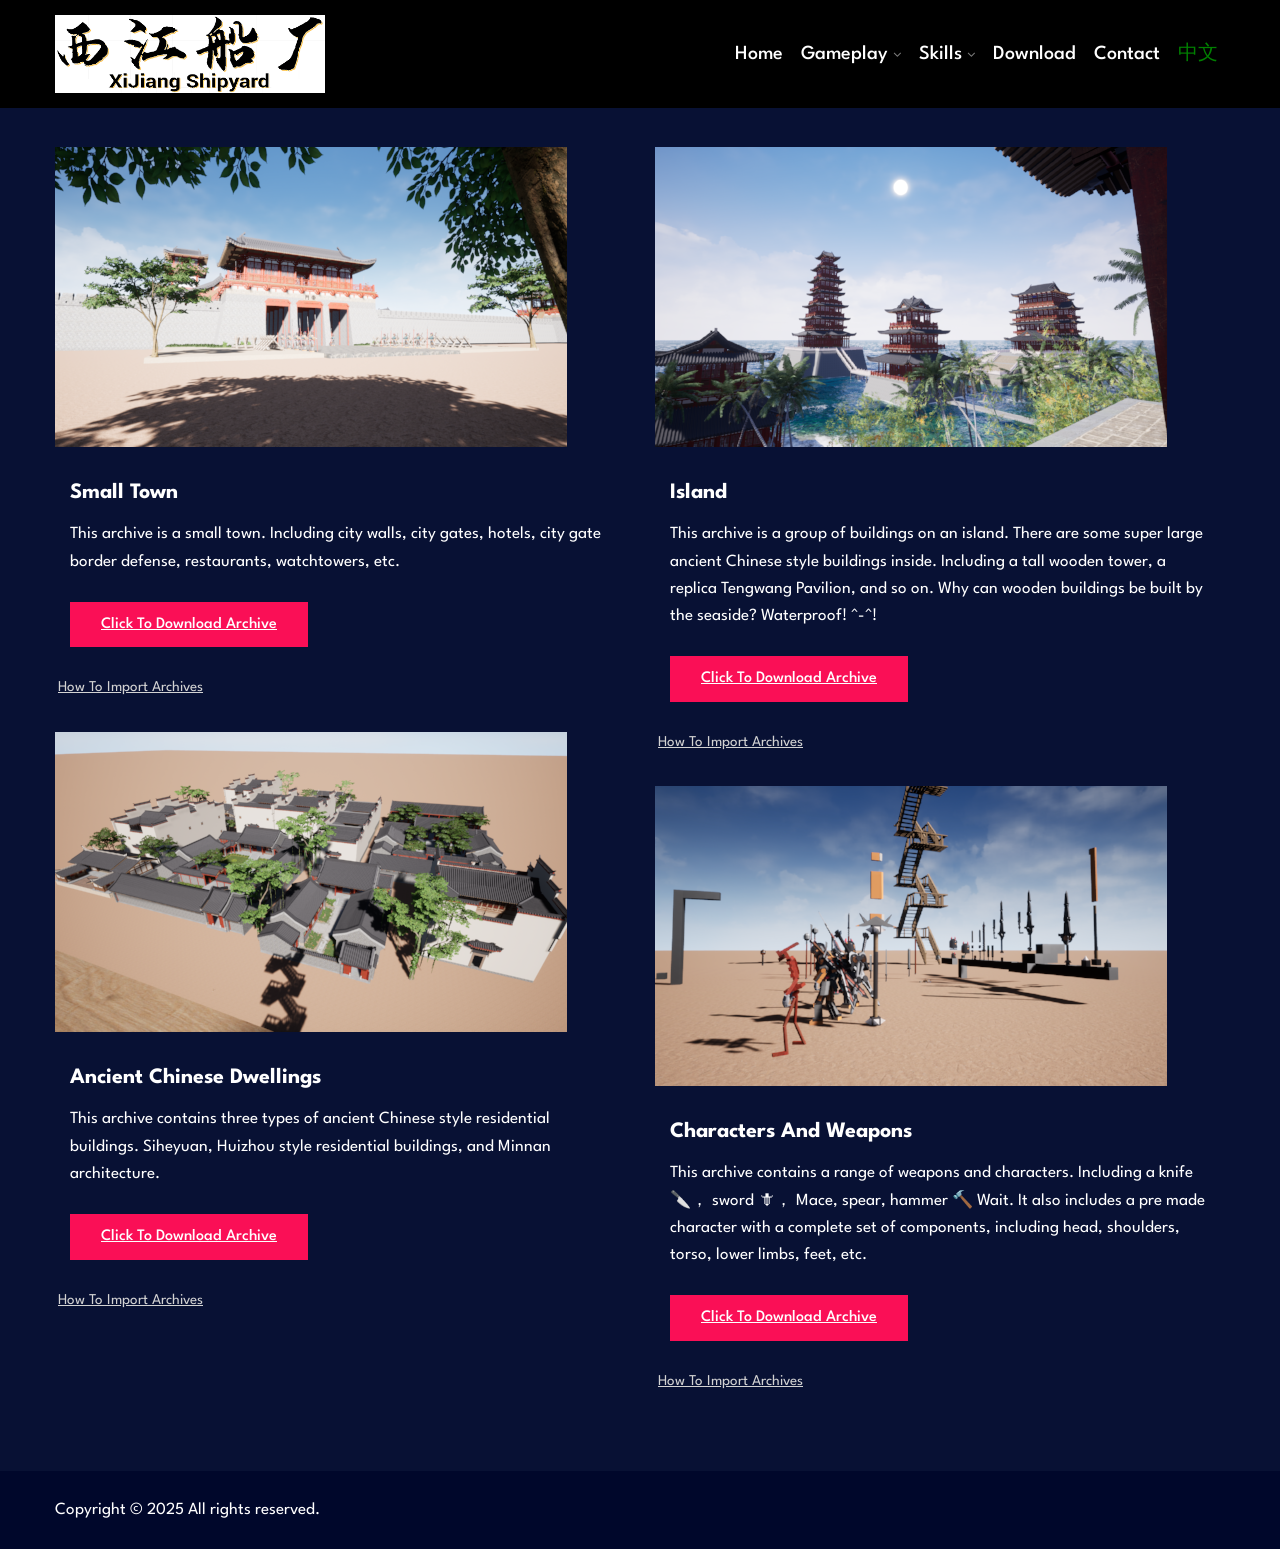
<file: xj-DownArchive-es.html>
<!DOCTYPE HTML>
<html lang="en-US">

<head>
	<meta charset="UTF-8">
	<meta http-equiv="x-ua-compatible" content="ie=edge">
	<title>Game - XiJiangShipyard</title>
	<meta name="description" content="">
	<meta name="viewport" content="width=device-width, initial-scale=1">
	<!-- Favicon Icon -->
	<link rel="icon" type="image/png" href="assets/images/Game_Icon_Community.png">
	<link rel="stylesheet" type="text/css" href="assets/css/bootstrap.min.css" />
	<link rel="stylesheet" type="text/css" href="venobox/venobox.css" />
	<link rel="stylesheet" type="text/css" href="assets/css/plugin_theme_css.css" />
	<link rel="stylesheet" type="text/css" href="style.css" />
	<link rel="stylesheet" type="text/css" href="assets/css/responsive.css" />
	<!-- modernizr js -->
	<script src="assets/js/vendor/modernizr-2.8.3.min.js"></script>
</head>

<body>
	<!-- 宽屏, PC, 电脑端 -->
	<div class="em40_header_area_main">
		<div class="tx_top2_relative">
			<div class="">
				<div class="tx_relative_m">
					<div class="">
						<div class="mainmenu_width_tx">
							<div class="arnika-main-menu hidden-xs hidden-sm transprent-menu heading_style_4 witr_h_h2">
								<!-- div class="trp_nav_area  -->
								<div class="trp_nav_area hbg2">
									<div class="container">
										<div class="row logo-left">
											<div class="col-md-3 col-sm-3 col-xs-4">
												<div class="logo">
													<a href="xj-Index-es.html" title="logo">
														<img src="assets/images/xijiangshipypard-name.png" alt="logo">
													</a>
												</div>
											</div>
											<!-- MAIN MENU -->
											<div class="col-md-9 col-sm-9 col-xs-8">
												<nav class="arnika_menu">
													<ul class="sub-menu">
														<li><a href="xj-Index-es.html">Home</a></li>
														<li class="menu-item-has-children">
															<a href="xj-Features-es.html">Gameplay</a>
															<ul class="sub-menu">
																<li><a href="xj-Features-es.html#Geometry_Shape">Gameplay : Cube Shape</a></li>
																<li><a href="xj-Features-es.html#Geometry_Size">Gameplay : Cube Size</a></li>
																<li><a href="xj-Features-es.html#Geometry_Material">Gameplay : Cube Material</a></li>
																<li><a href="xj-Features-es.html#DW_Blueprint">Gameplay : Blueprint</a></li>
																<li><a href="xj-Features-es.html#DW_Skills">Gameplay : Skills</a></li>
																<li><a href="xj-Features-es.html#DW_Plants">Gameplay : Plats</a></li>
																<li><a href="xj-Features-es.html#DW_Character">Gameplay : Charancter</a></li>
																<li><a href="xj-Features-es.html#Export_Blueprint">Gameplay : Export Blueprint</a></li>
																<li><a href="xj-Features-es.html#ExportImport_Archive">Gameplay : Import/Export Archive</a></li>
															</ul>
														</li>
														<li class="menu-item-has-children">
															<a href="xj-Skills-es.html">Skills</a>
															<ul class="sub-menu">
																<li><a href="xj-Skills-es.html#skill_EnumSelectedObject">Skills : Enum Selection</a></li>
																<li><a href="xj-Skills-es.html#skill_ModifyGeometry">Skills : Modify Cube</a></li>
																<li><a href="xj-Skills-es.html#skill_CreateBlueprint">Skills : Empty Blueprint</a></li>
																<li><a href="xj-Skills-es.html#skill_Pickup">Skills : Pickup</a></li>
																<li><a href="xj-Skills-es.html#skill_SingleDelete">Skills : Single Delete</a></li>
																<li><a href="xj-Skills-es.html#skill_Measurement">Skills : Measure Distance</a></li>
																<li><a href="xj-Skills-es.html#skill_BoxSelect2Group">Skills : Box Selection</a></li>
																<li><a href="xj-Skills-es.html#skill_BreakGroup">Skills : Break Blueprint</a></li>
																<li><a href="xj-Skills-es.html#skill_SuperBreak">Skills : Super Break</a></li>
																<li><a href="xj-Skills-es.html#skill_MovePosition">Skills : Move Cube</a></li>
																<li><a href="xj-Skills-es.html#skill_PickupAndMove">Skills : Pickup And Delete</a></li>
																<li><a href="xj-Skills-es.html#skill_Pickup2Inventory">Skills : Pickup To Inventory</a></li>
																<li><a href="xj-Skills-es.html#skill_BoxDelete">Skills : Box Delete</a></li>
																<li><a href="xj-Skills-es.html#skill_EnumScene2Inventory">Skills : Enum Scene</a></li>
																<li><a href="xj-Skills-es.html#skill_LowHighSwitch">Skills : High Low Switcher</a></li>
																<li><a href="xj-Skills-es.html#skill_Painter">Skills : Painter</a></li>
															</ul>
														</li>
														<li><a href="xj-DownArchive-es.html">Download</a></li>
														<li><a href="xj-Contact-es.html">Contact</a></li>
														<li><a href="xj-DownArchive-zh.html" style="color:green">中文</a></li>
													</ul>
												</nav>
											</div>
										</div>
									</div>
								</div>
							</div>
						</div>
					</div>
				</div>
			</div>
		</div>
	</div>
	<!-- END 宽屏, PC, 电脑端 -->

	<!-- MOBILE MENU Logo AREA -->
	<div class="mobile_logo_area hidden-md hidden-lg">
		<div class="container">
			<div class="row">
				<div class="col-sm-12">
					<div class="mobile_menu_logo text-center">
						<a href="xj-Index-es.html" title="arnika">
							<img src="assets/images/xijiangshipypard-name-3.png" alt="logo">
						</a>
					</div>
				</div>
			</div>
		</div>
	</div>
	<!-- END MOBILE MENU Logo AREA -->

	<!-- MOBILE MENU AREA -->
	<div class="home-2 mbm hidden-md hidden-lg  header_area main-menu-area">
		<div class="menu_area mobile-menu">
			<nav class="arnika_menu">
				<ul class="sub-menu">
					<li><a href="xj-Index-es.html">Home</a></li>
					<li class="menu-item-has-children">
						<a href="xj-Features-es.html">Gameplay</a>
						<ul class="sub-menu">
							<li><a href="xj-Features-es.html#Geometry_Shape">Gameplay : Cube Shape</a></li>
							<li><a href="xj-Features-es.html#Geometry_Size">Gameplay : Cube Size</a></li>
							<li><a href="xj-Features-es.html#Geometry_Material">Gameplay : Cube Material</a></li>
							<li><a href="xj-Features-es.html#DW_Blueprint">Gameplay : Blueprints</a></li>
							<li><a href="xj-Features-es.html#DW_Skills">Gameplay : Skills</a></li>
							<li><a href="xj-Features-es.html#DW_Plants">Gameplay : Plants</a></li>
							<li><a href="xj-Features-es.html#DW_Character">Gameplay : Characters</a></li>
							<li><a href="xj-Features-es.html#Export_Blueprint">Gameplay : Export Blueprint</a></li>
							<li><a href="xj-Features-es.html#ExportImport_Archive">Gameplay : Import/Export Archive</a></li>
						</ul>
					</li>
					<li class="menu-item-has-children">
						<a href="xj-Skills-es.html">Skills</a>
						<ul class="sub-menu">
							<li><a href="xj-Skills-es.html#skill_EnumSelectedObject">Skills : Enum Selection</a></li>
							<li><a href="xj-Skills-es.html#skill_ModifyGeometry">Skills : Modify Cube</a></li>
							<li><a href="xj-Skills-es.html#skill_CreateBlueprint">Skills : Empty Blueprint</a></li>
							<li><a href="xj-Skills-es.html#skill_Pickup">Skills : Pickup</a></li>
							<li><a href="xj-Skills-es.html#skill_SingleDelete">Skills : Single Delete</a></li>
							<li><a href="xj-Skills-es.html#skill_Measurement">Skills : Measure Distance</a></li>
							<li><a href="xj-Skills-es.html#skill_BoxSelect2Group">Skills : Box Selection</a></li>
							<li><a href="xj-Skills-es.html#skill_BreakGroup">Skills : Break Blueprint</a></li>
							<li><a href="xj-Skills-es.html#skill_SuperBreak">Skills : Super Break</a></li>
							<li><a href="xj-Skills-es.html#skill_MovePosition">Skills : Move Cube</a></li>
							<li><a href="xj-Skills-es.html#skill_PickupAndMove">Skills : Pickup And Delete</a></li>
							<li><a href="xj-Skills-es.html#skill_Pickup2Inventory">Skills : Pickup To Inventory</a></li>
							<li><a href="xj-Skills-es.html#skill_BoxDelete">Skills : Box Delete</a></li>
							<li><a href="xj-Skills-es.html#skill_EnumScene2Inventory">Skills : Enum Scene</a></li>
							<li><a href="xj-Skills-es.html#skill_LowHighSwitch">Skills : High Low Switcher</a></li>
							<li><a href="xj-Skills-es.html#skill_Painter">Skills : Painter</a></li>
						</ul>
					</li>
					<li><a href="xj-DownArchive-es.html">Download</a></li>
					<li><a href="xj-Contact-es.html">Cotanct</a></li>
					<li><a href="xj-DownArchive-zh.html" style="color:green">中文</a></li>
				</ul>
			</nav>
		</div>
	</div>
	<!-- END MOBILE MENU AREA  -->

	<div class="arnika_blog_area">
		<div class="container">
			<div class=" bgimgload blog_top">
				<div class="row blog-messonary" style="position: relative; height: 669.984px;">
					<!-- arnika_blog_bg_01 -->
					<div class="witr_nth_child col-lg-6  col-md-6 col-sm-12 grid-item   witr_all_mb_30"
						style="position: absolute; left: 0px; top: 0px;">
						<div class="blog-part all_blog_color">
							<div class="blog_part_inner">
								<div class="witr_blog_imags">
									<div class="blog-img">
										<a href="#"></a>
									</div>
									<img src="assets/images/xj-Package_ChengMen.xj.png" alt="Game Archive, 游戏存档, 小城">
								</div>
								<div class="wblog-content blog-content-2 all_blog_v1">
									<h5><a>Small Town</a></h5>
									<p>This archive is a small town. Including city walls, city gates, hotels, city gate border defense, restaurants, watchtowers, etc.</p>
									<a class="download_btn" href="https://github.com/xijiangshipyard/xijiangshipyard.github.io/releases/download/Archives/Package_ChengMen.7z">Click To Download Archive</a>
								</div>
								<a class="download_btn" href="xj-Features-zh.html#ExportImport_Archive">How To Import Archives</a>
							</div>
						</div>
					</div>
					<!-- arnika_blog_bg_02 -->
					<div class="witr_nth_child col-lg-6  col-md-6 col-sm-12 grid-item   witr_all_mb_30"
						style="position: absolute; left: 0px; top: 0px;">
						<div class="blog-part all_blog_color">
							<div class="blog_part_inner">
								<div class="witr_blog_imags">
									<div class="blog-img">
										<a href="#"></a>
									</div>
									<img src="assets/images/xj-download-ZaXiang-GuFengJianZhu.xj.png" alt="Game Archive, 游戏存档, 海岛">
								</div>
								<div class="wblog-content blog-content-2 all_blog_v1">
									<h5><a>Island</a></h5>
									<p>This archive is a group of buildings on an island. There are some super large ancient Chinese style buildings inside. Including a tall wooden tower, a replica Tengwang Pavilion, and so on. Why can wooden buildings be built by the seaside? Waterproof! ^-^!</p>
									<a class="download_btn" href="https://github.com/xijiangshipyard/xijiangshipyard.github.io/releases/download/Archives/Archive_HaiDao.7z">Click To Download Archive</a>
								</div>
								<a class="download_btn" href="xj-Features-zh.html#ExportImport_Archive">How To Import Archives</a>
							</div>
						</div>
					</div>
					<!-- arnika_blog_bg_03 -->
					<div class="witr_nth_child col-lg-6  col-md-6 col-sm-12 grid-item   witr_all_mb_30"
						style="position: absolute; left: 0px; top: 0px;">
						<div class="blog-part all_blog_color">
							<div class="blog_part_inner">
								<div class="witr_blog_imags">
									<div class="blog-img">
										<a href="#"></a>
									</div>
									<img src="assets/images/xj-Package_Minju.xj.png" alt="Game Archive, Ancient Chinese Building, Ancient Chinese Dwellings, 民居">
								</div>
								<div class="wblog-content blog-content-2 all_blog_v1">
									<h5><a>Ancient Chinese Dwellings</a></h5>
									<p>This archive contains three types of ancient Chinese style residential buildings. Siheyuan, Huizhou style residential buildings, and Minnan architecture.</p>
									<a class="download_btn" href="https://github.com/xijiangshipyard/xijiangshipyard.github.io/releases/download/Archives/Package_Minju.xj.7z">Click To Download Archive</a>
								</div>
								<a class="download_btn" href="xj-Features-zh.html#ExportImport_Archive">How To Import Archives</a>
							</div>
						</div>
					</div>
					<!-- arnika_blog_bg_04 -->
					<div class="witr_nth_child col-lg-6  col-md-6 col-sm-12 grid-item   witr_all_mb_30"
						style="position: absolute; left: 0px; top: 0px;">
						<div class="blog-part all_blog_color">
							<div class="blog_part_inner">
								<div class="witr_blog_imags">
									<div class="blog-img">
									</div>
									<a href="#"></a>
									<img src="assets/images/xj-Package_Weapons.png" alt="Game Archive, 游戏存档, 角色和武器">
								</div>
								<div class="wblog-content blog-content-2 all_blog_v1">
									<h5><a>Characters And Weapons</a></h5>
									<p>This archive contains a range of weapons and characters. Including a knife 🔪， sword 🗡， Mace, spear, hammer 🔨 Wait. It also includes a pre made character with a complete set of components, including head, shoulders, torso, lower limbs, feet, etc.</p>
									<a class="download_btn" href="https://github.com/xijiangshipyard/xijiangshipyard.github.io/releases/download/Archives/CharacterAndWeapon.7z">Click To Download Archive</a>
								</div>
								<a class="download_btn" href="xj-Features-zh.html#ExportImport_Archive">How To Import Archives</a>
							</div>
						</div>
					</div>
				</div>
			</div>
		</div>
	</div>
	<div class="witrfm_area">
		<!-- FOOTER BOTTOM AREA -->
		<div class="footer-bottom">
			<div class="container">
				<div class="row">
					<div class="col-lg-6 col-md-6  col-sm-12">
						<div class="copy-right-text">
							<p>Copyright &copy; 2025 All rights reserved. </p>
						</div>
					</div>
				</div>
			</div>
		</div>
	</div>

	<!-- Include All JS -->
	<script src="assets/js/vendor/jquery-3.5.1.min.js"></script>
	<script src="assets/js/bootstrap.min.js"></script>
	<script src="assets/js/isotope.pkgd.min.js"></script>
	<script src="assets/js/owl.carousel.min.js"></script>
	<script src="assets/js/jquery.nivo.slider.pack.js"></script>
	<script src="assets/js/slick.min.js"></script>
	<script src="assets/js/imagesloaded.pkgd.min.js"></script>
	<script src="venobox/venobox.min.js"></script>
	<script src="assets/js/jquery.appear.js"></script>
	<script src="assets/js/jquery.knob.js"></script>
	<script src="assets/js/BeerSlider.js"></script>
	<script src="assets/js/theme-pluginjs.js"></script>
	<script src="assets/js/jquery.meanmenu.js"></script>
	<script src="assets/js/ajax-mail.js"></script>
	<script src="assets/js/theme.js"></script>
</body>

</html>
</file>
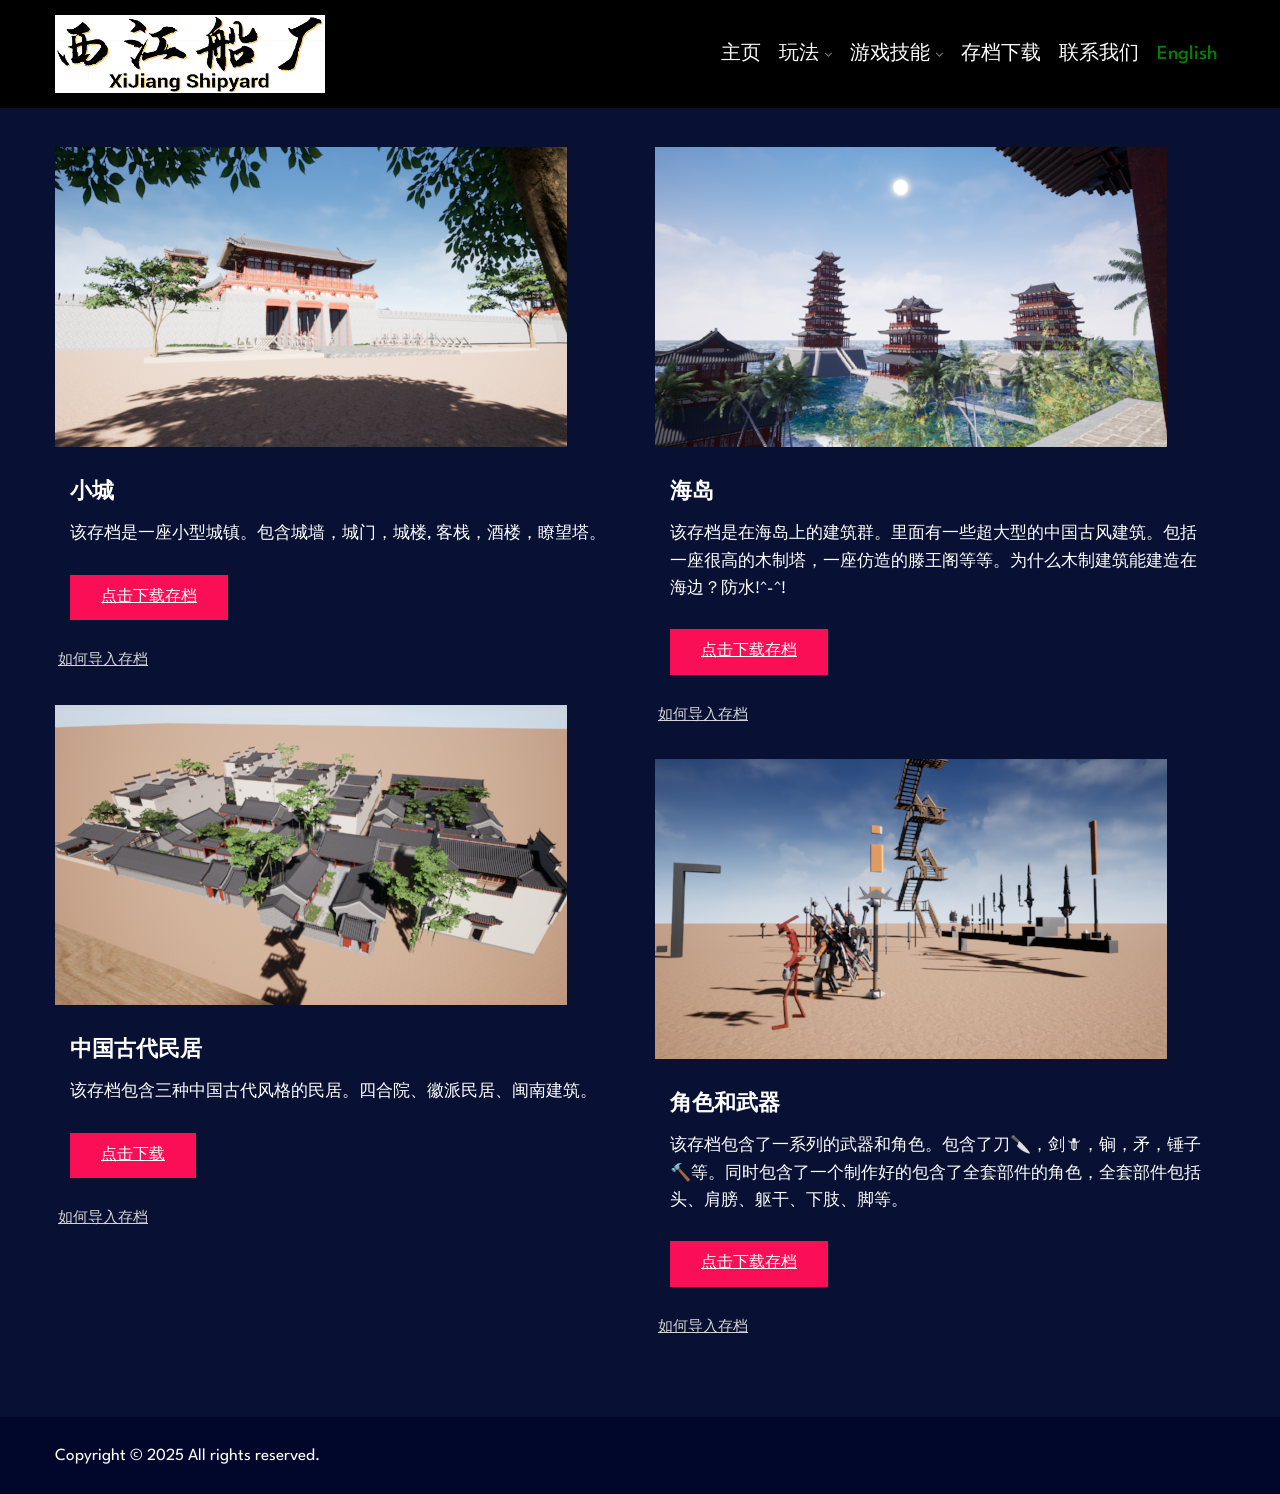
<file: xj-DownArchive-zh.html>
<!DOCTYPE HTML>
<html lang="en-US">

<head>
	<meta charset="UTF-8">
	<meta http-equiv="x-ua-compatible" content="ie=edge">
	<title>Game - XiJiangShipyard</title>
	<meta name="description" content="">
	<meta name="viewport" content="width=device-width, initial-scale=1">
	<!-- Favicon Icon -->
	<link rel="icon" type="image/png" href="assets/images/Game_Icon_Community.png">
	<link rel="stylesheet" type="text/css" href="assets/css/bootstrap.min.css" />
	<link rel="stylesheet" type="text/css" href="venobox/venobox.css" />
	<link rel="stylesheet" type="text/css" href="assets/css/plugin_theme_css.css" />
	<link rel="stylesheet" type="text/css" href="style.css" />
	<link rel="stylesheet" type="text/css" href="assets/css/responsive.css" />
	<!-- modernizr js -->
	<script src="assets/js/vendor/modernizr-2.8.3.min.js"></script>
</head>

<body>
	<!-- 宽屏, PC, 电脑端 -->
	<div class="em40_header_area_main">
		<div class="tx_top2_relative">
			<div class="">
				<div class="tx_relative_m">
					<div class="">
						<div class="mainmenu_width_tx">
							<div class="arnika-main-menu hidden-xs hidden-sm transprent-menu heading_style_4 witr_h_h2">
								<!-- div class="trp_nav_area  -->
								<div class="trp_nav_area hbg2">
									<div class="container">
										<div class="row logo-left">
											<div class="col-md-3 col-sm-3 col-xs-4">
												<div class="logo">
													<a href="xj-Index-zh.html" title="logo">
														<img src="assets/images/xijiangshipypard-name.png" alt="logo">
													</a>
												</div>
											</div>
											<!-- MAIN MENU -->
											<div class="col-md-9 col-sm-9 col-xs-8">
												<nav class="arnika_menu">
													<ul class="sub-menu">
														<li><a href="xj-Index-zh.html">主页</a></li>
														<li class="menu-item-has-children">
															<a href="xj-Features-zh.html">玩法</a>
															<ul class="sub-menu">
																<li><a href="xj-Features-zh.html#Geometry_Shape">玩法：方块形状</a></li>
																<li><a href="xj-Features-zh.html#Geometry_Size">玩法：方块大小</a></li>
																<li><a href="xj-Features-zh.html#Geometry_Material">玩法：方块材质</a></li>
																<li><a href="xj-Features-zh.html#DW_Blueprint">玩法：组合体</a></li>
																<li><a href="xj-Features-zh.html#DW_Skills">玩法：技能</a></li>
																<li><a href="xj-Features-zh.html#DW_Plants">玩法：植物</a></li>
																<li><a href="xj-Features-zh.html#DW_Character">玩法：角色</a></li>
																<li><a href="xj-Features-zh.html#Export_Blueprint">玩法：导出创造物体</a></li>
																<li><a href="xj-Features-zh.html#ExportImport_Archive">玩法：导入导出存档</a></li>
															</ul>
														</li>
														<li class="menu-item-has-children">
															<a href="xj-Skills-zh.html">游戏技能</a>
															<ul class="sub-menu">
																<li><a href="xj-Skills-zh.html#skill_EnumSelectedObject">技能：枚举选中物体</a></li>
																<li><a href="xj-Skills-zh.html#skill_ModifyGeometry">技能：修改几何体</a></li>
																<li><a href="xj-Skills-zh.html#skill_CreateBlueprint">技能：创建新的空组合体</a></li>
																<li><a href="xj-Skills-zh.html#skill_Pickup">技能：克隆拾取</a></li>
																<li><a href="xj-Skills-zh.html#skill_SingleDelete">技能：单个快速删除</a></li>
																<li><a href="xj-Skills-zh.html#skill_Measurement">技能：测量距离</a></li>
																<li><a href="xj-Skills-zh.html#skill_BoxSelect2Group">技能：盒选生成组合体</a></li>
																<li><a href="xj-Skills-zh.html#skill_BreakGroup">技能：打断组合体</a></li>
																<li><a href="xj-Skills-zh.html#skill_SuperBreak">技能：超级打断</a></li>
																<li><a href="xj-Skills-zh.html#skill_MovePosition">技能：移动位置</a></li>
																<li><a href="xj-Skills-zh.html#skill_PickupAndMove">技能：拾取并移除</a></li>
																<li><a href="xj-Skills-zh.html#skill_Pickup2Inventory">技能：拾取到背包</a></li>
																<li><a href="xj-Skills-zh.html#skill_BoxDelete">技能：盒选删除</a></li>
																<li><a href="xj-Skills-zh.html#skill_EnumScene2Inventory">技能：枚举场景</a></li>
																<li><a href="xj-Skills-zh.html#skill_LowHighSwitch">技能：高矮角色切换</a></li>
																<li><a href="xj-Skills-zh.html#skill_Painter">技能：喷枪</a></li>
															</ul>
														</li>
														<li><a href="xj-DownArchive-zh.html">存档下载</a></li>
														<li><a href="xj-Contact-zh.html">联系我们</a></li>
														<li><a href="xj-DownArchive-es.html" style="color: green;">English</a></li>
													</ul>
												</nav>
											</div>
										</div>
									</div>
								</div>
							</div>
						</div>
					</div>
				</div>
			</div>
		</div>
	</div>
	<!-- END 宽屏, PC, 电脑端 -->

	<!-- MOBILE MENU Logo AREA -->
	<div class="mobile_logo_area hidden-md hidden-lg">
		<div class="container">
			<div class="row">
				<div class="col-sm-12">
					<div class="mobile_menu_logo text-center">
						<a href="xj-Index-zh.html" title="arnika">
							<img src="assets/images/xijiangshipypard-name-3.png" alt="logo">
						</a>
					</div>
				</div>
			</div>
		</div>
	</div>
	<!-- END MOBILE MENU Logo AREA -->

	<!-- MOBILE MENU AREA -->
	<div class="home-2 mbm hidden-md hidden-lg  header_area main-menu-area">
		<div class="menu_area mobile-menu">
			<nav class="arnika_menu">
				<ul class="sub-menu">
					<li><a href="xj-Index-zh.html">主页</a></li>
					<li class="menu-item-has-children">
						<a href="xj-Features-zh.html">玩法</a>
						<ul class="sub-menu">
							<li><a href="xj-Features-zh.html#Geometry_Shape">玩法：方块形状</a></li>
							<li><a href="xj-Features-zh.html#Geometry_Size">玩法：方块大小</a></li>
							<li><a href="xj-Features-zh.html#Geometry_Material">玩法：方块材质</a></li>
							<li><a href="xj-Features-zh.html#DW_Blueprint">玩法：组合体</a></li>
							<li><a href="xj-Features-zh.html#DW_Skills">玩法：技能</a></li>
							<li><a href="xj-Features-zh.html#DW_Plants">玩法：植物</a></li>
							<li><a href="xj-Features-zh.html#DW_Character">玩法：角色</a></li>
							<li><a href="xj-Features-zh.html#Export_Blueprint">玩法：导出创造物体</a></li>
							<li><a href="xj-Features-zh.html#ExportImport_Archive">玩法：导入导出存档</a></li>
						</ul>
					</li>
					<li class="menu-item-has-children">
						<a href="xj-Skills-zh.html">游戏技能</a>
						<ul class="sub-menu">
							<li><a href="xj-Skills-zh.html#skill_EnumSelectedObject">技能：枚举选中物体</a></li>
							<li><a href="xj-Skills-zh.html#skill_ModifyGeometry">技能：修改几何体</a></li>
							<li><a href="xj-Skills-zh.html#skill_CreateBlueprint">技能：创建新的空组合体</a></li>
							<li><a href="xj-Skills-zh.html#skill_Pickup">技能：克隆拾取</a></li>
							<li><a href="xj-Skills-zh.html#skill_SingleDelete">技能：单个快速删除</a></li>
							<li><a href="xj-Skills-zh.html#skill_Measurement">技能：测量距离</a></li>
							<li><a href="xj-Skills-zh.html#skill_BoxSelect2Group">技能：盒选生成组合体</a></li>
							<li><a href="xj-Skills-zh.html#skill_BreakGroup">技能：打断组合体</a></li>
							<li><a href="xj-Skills-zh.html#skill_SuperBreak">技能：超级打断</a></li>
							<li><a href="xj-Skills-zh.html#skill_MovePosition">技能：移动位置</a></li>
							<li><a href="xj-Skills-zh.html#skill_PickupAndMove">技能：拾取并移除</a></li>
							<li><a href="xj-Skills-zh.html#skill_Pickup2Inventory">技能：拾取到背包</a></li>
							<li><a href="xj-Skills-zh.html#skill_BoxDelete">技能：盒选删除</a></li>
							<li><a href="xj-Skills-zh.html#skill_EnumScene2Inventory">技能：枚举场景</a></li>
							<li><a href="xj-Skills-zh.html#skill_LowHighSwitch">技能：高矮角色切换</a></li>
							<li><a href="xj-Skills-zh.html#skill_Painter">技能：喷枪</a></li>
						</ul>
					</li>
					<li><a href="xj-DownArchive-zh.html">存档下载</a></li>
					<li><a href="xj-Contact-zh.html">联系我们</a></li>
					<li><a href="xj-DownArchive-es.html" style="color: green;">English</a></li>
				</ul>
			</nav>
		</div>
	</div>
	<!-- END MOBILE MENU AREA  -->

	<div class="arnika_blog_area">
		<div class="container">
			<div class=" bgimgload blog_top">
				<div class="row blog-messonary" style="position: relative; height: 669.984px;">
					<!-- arnika_blog_bg_01 -->
					<div class="witr_nth_child col-lg-6  col-md-6 col-sm-12 grid-item   witr_all_mb_30"
						style="position: absolute; left: 0px; top: 0px;">
						<div class="blog-part all_blog_color">
							<div class="blog_part_inner">
								<div class="witr_blog_imags">
									<div class="blog-img">
										<a href="#"></a>
									</div>
									<img src="assets/images/xj-Package_ChengMen.xj.png" alt="游戏存档, 小城">
								</div>
								<div class="wblog-content blog-content-2 all_blog_v1">
									<h5><a>小城</a></h5>
									<p>该存档是一座小型城镇。包含城墙，城门，城楼, 客栈，酒楼，瞭望塔。</p>
									<a class="download_btn" href="https://github.com/xijiangshipyard/xijiangshipyard.github.io/releases/download/Archives/Package_ChengMen.7z">点击下载存档</a>
								</div>
								<a class="download_btn" href="xj-Features-zh.html#ExportImport_Archive">如何导入存档</a>
							</div>
						</div>
					</div>
					<!-- arnika_blog_bg_02 -->
					<div class="witr_nth_child col-lg-6  col-md-6 col-sm-12 grid-item   witr_all_mb_30"
						style="position: absolute; left: 0px; top: 0px;">
						<div class="blog-part all_blog_color">
							<div class="blog_part_inner">
								<div class="witr_blog_imags">
									<div class="blog-img">
										<a href="#"></a>
									</div>
									<img src="assets/images/xj-download-ZaXiang-GuFengJianZhu.xj.png" alt="游戏存档, 海岛">
								</div>
								<div class="wblog-content blog-content-2 all_blog_v1">
									<h5><a>海岛</a></h5>
									<p>该存档是在海岛上的建筑群。里面有一些超大型的中国古风建筑。包括一座很高的木制塔，一座仿造的滕王阁等等。为什么木制建筑能建造在海边？防水!^-^!</p>
									<a class="download_btn" href="https://github.com/xijiangshipyard/xijiangshipyard.github.io/releases/download/Archives/Archive_HaiDao.7z">点击下载存档</a>
								</div>
								<a class="download_btn" href="xj-Features-zh.html#ExportImport_Archive">如何导入存档</a>
							</div>
						</div>
					</div>
					<!-- arnika_blog_bg_03 -->
					<div class="witr_nth_child col-lg-6  col-md-6 col-sm-12 grid-item   witr_all_mb_30"
						style="position: absolute; left: 0px; top: 0px;">
						<div class="blog-part all_blog_color">
							<div class="blog_part_inner">
								<div class="witr_blog_imags">
									<div class="blog-img">
										<a href="#"></a>
									</div>
									<img src="assets/images/xj-Package_Minju.xj.png" alt="游戏存档, 民居">
								</div>
								<div class="wblog-content blog-content-2 all_blog_v1">
									<h5><a>中国古代民居</a></h5>
									<p>该存档包含三种中国古代风格的民居。四合院、徽派民居、闽南建筑。</p>
									<a class="download_btn" href="https://github.com/xijiangshipyard/xijiangshipyard.github.io/releases/download/Archives/Package_Minju.xj.7z">点击下载</a>
								</div>
								<a class="download_btn" href="xj-Features-zh.html#ExportImport_Archive">如何导入存档</a>
							</div>
						</div>
					</div>
					<!-- arnika_blog_bg_04 -->
					<div class="witr_nth_child col-lg-6  col-md-6 col-sm-12 grid-item   witr_all_mb_30"
						style="position: absolute; left: 0px; top: 0px;">
						<div class="blog-part all_blog_color">
							<div class="blog_part_inner">
								<div class="witr_blog_imags">
									<div class="blog-img">
									</div>
									<a href="#"></a>
									<img src="assets/images/xj-Package_Weapons.png" alt="游戏存档, 角色和武器">
								</div>
								<div class="wblog-content blog-content-2 all_blog_v1">
									<h5><a>角色和武器</a></h5>
									<p>该存档包含了一系列的武器和角色。包含了刀🔪，剑🗡，锏，矛，锤子🔨等。同时包含了一个制作好的包含了全套部件的角色，全套部件包括头、肩膀、躯干、下肢、脚等。</p>
									<a class="download_btn" href="https://github.com/xijiangshipyard/xijiangshipyard.github.io/releases/download/Archives/CharacterAndWeapon.7z">点击下载存档</a>
								</div>
								<a class="download_btn" href="xj-Features-zh.html#ExportImport_Archive">如何导入存档</a>
							</div>
						</div>
					</div>
				</div>
			</div>
		</div>
	</div>
	<div class="witrfm_area">
		<!-- FOOTER BOTTOM AREA -->
		<div class="footer-bottom">
			<div class="container">
				<div class="row">
					<div class="col-lg-6 col-md-6  col-sm-12">
						<div class="copy-right-text">
							<p>Copyright &copy; 2025 All rights reserved. </p>
						</div>
					</div>
				</div>
			</div>
		</div>
	</div>

	<!-- Include All JS -->
	<script src="assets/js/vendor/jquery-3.5.1.min.js"></script>
	<script src="assets/js/bootstrap.min.js"></script>
	<script src="assets/js/isotope.pkgd.min.js"></script>
	<script src="assets/js/owl.carousel.min.js"></script>
	<script src="assets/js/jquery.nivo.slider.pack.js"></script>
	<script src="assets/js/slick.min.js"></script>
	<script src="assets/js/imagesloaded.pkgd.min.js"></script>
	<script src="venobox/venobox.min.js"></script>
	<script src="assets/js/jquery.appear.js"></script>
	<script src="assets/js/jquery.knob.js"></script>
	<script src="assets/js/BeerSlider.js"></script>
	<script src="assets/js/theme-pluginjs.js"></script>
	<script src="assets/js/jquery.meanmenu.js"></script>
	<script src="assets/js/ajax-mail.js"></script>
	<script src="assets/js/theme.js"></script>
</body>

</html>
</file>
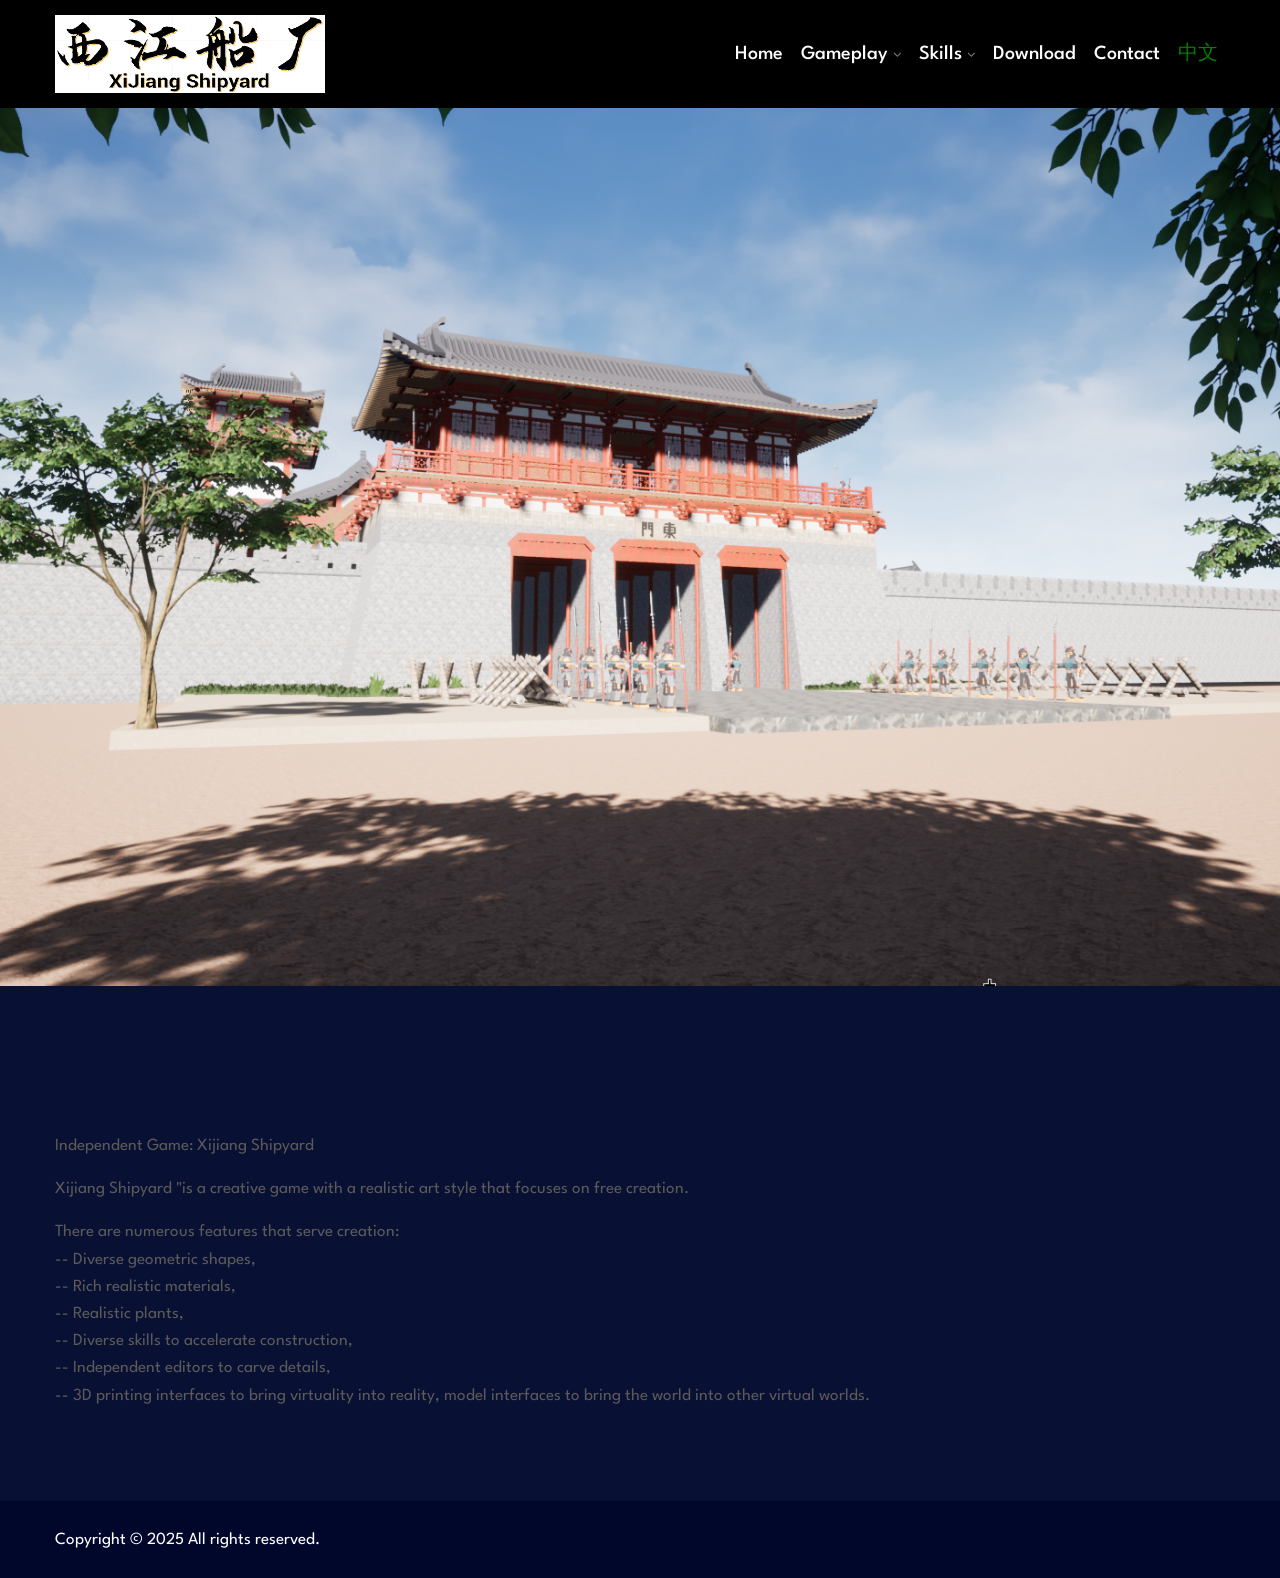
<file: xj-Index-es.html>
<!DOCTYPE HTML>
<html lang="en-US">

<head>
	<meta charset="UTF-8">
	<meta http-equiv="x-ua-compatible" content="ie=edge">
	<title>Indie Game - XiJiangShipyard</title>
	<meta name="description" content="Indie Game : XiJiangShipyard">
	<meta name="keywords" content="Indie Game, 我的世界, Cube, 开放世界, 西江船厂, 中国古代建筑, 古风建筑">
	<meta name="viewport" content="width=device-width, initial-scale=1">
	<!-- Favicon Icon -->
	<link rel="icon" type="image/png" href="assets/images/Game_Icon_Community.png">
	<link rel="stylesheet" type="text/css" href="assets/css/bootstrap.min.css" />
	<link rel="stylesheet" type="text/css" href="venobox/venobox.css" />
	<link rel="stylesheet" type="text/css" href="assets/css/plugin_theme_css.css" />
	<link rel="stylesheet" type="text/css" href="style.css" />
	<link rel="stylesheet" type="text/css" href="assets/css/responsive.css" />
	<!-- modernizr js -->
	<script src="assets/js/vendor/modernizr-2.8.3.min.js"></script>
	<script type="application/ld+json">
	{
	"@context": "",
	"@type": "Product",
	"headline": "",
	"description": "Indie Game : XiJiangShipyard",
	"author": {
		"@type": "Person",
		"name": "XiJiangShipyard"
	},
	"datePublished": "2025-06-10",
	"image": ""
	}
	</script>
</head>

<body>
	<!-- 宽屏, PC, 电脑端 -->
	<div class="em40_header_area_main">
		<div class="tx_top2_relative">
			<div class="">
				<div class="tx_relative_m">
					<div class="">
						<div class="mainmenu_width_tx">
							<div class="arnika-main-menu hidden-xs hidden-sm transprent-menu heading_style_4 witr_h_h2">
								<!-- div class="trp_nav_area  -->
								<div class="trp_nav_area hbg2">
									<div class="container">
										<div class="row logo-left">
											<div class="col-md-3 col-sm-3 col-xs-4">
												<div class="logo">
													<a href="xj-Index-es.html" title="logo">
														<img src="assets/images/xijiangshipypard-name.png" alt="logo">
													</a>
												</div>
											</div>
											<!-- MAIN MENU -->
											<div class="col-md-9 col-sm-9 col-xs-8">
												<nav class="arnika_menu">
													<ul class="sub-menu">
														<li><a href="xj-Index-es.html">Home</a></li>
														<li class="menu-item-has-children">
															<a href="xj-Features-es.html">Gameplay</a>
															<ul class="sub-menu">
																<li><a href="xj-Features-es.html#Geometry_Shape">Gameplay : Cube Shape</a></li>
																<li><a href="xj-Features-es.html#Geometry_Size">Gameplay : Cube Size</a></li>
																<li><a href="xj-Features-es.html#Geometry_Material">Gameplay : Cube Material</a></li>
																<li><a href="xj-Features-es.html#DW_Blueprint">Gameplay : Blueprint</a></li>
																<li><a href="xj-Features-es.html#DW_Skills">Gameplay : Skills</a></li>
																<li><a href="xj-Features-es.html#DW_Plants">Gameplay : Plats</a></li>
																<li><a href="xj-Features-es.html#DW_Character">Gameplay : Charancter</a></li>
																<li><a href="xj-Features-es.html#Export_Blueprint">Gameplay : Export Blueprint</a></li>
																<li><a href="xj-Features-es.html#ExportImport_Archive">Gameplay : Import/Export Archive</a></li>
															</ul>
														</li>
														<li class="menu-item-has-children">
															<a href="xj-Skills-es.html">Skills</a>
															<ul class="sub-menu">
																<li><a href="xj-Skills-es.html#skill_EnumSelectedObject">Skills : Enum Selection</a></li>
																<li><a href="xj-Skills-es.html#skill_ModifyGeometry">Skills : Modify Cube</a></li>
																<li><a href="xj-Skills-es.html#skill_CreateBlueprint">Skills : Empty Blueprint</a></li>
																<li><a href="xj-Skills-es.html#skill_Pickup">Skills : Pickup</a></li>
																<li><a href="xj-Skills-es.html#skill_SingleDelete">Skills : Single Delete</a></li>
																<li><a href="xj-Skills-es.html#skill_Measurement">Skills : Measure Distance</a></li>
																<li><a href="xj-Skills-es.html#skill_BoxSelect2Group">Skills : Box Selection</a></li>
																<li><a href="xj-Skills-es.html#skill_BreakGroup">Skills : Break Blueprint</a></li>
																<li><a href="xj-Skills-es.html#skill_SuperBreak">Skills : Super Break</a></li>
																<li><a href="xj-Skills-es.html#skill_MovePosition">Skills : Move Cube</a></li>
																<li><a href="xj-Skills-es.html#skill_PickupAndMove">Skills : Pickup And Delete</a></li>
																<li><a href="xj-Skills-es.html#skill_Pickup2Inventory">Skills : Pickup To Inventory</a></li>
																<li><a href="xj-Skills-es.html#skill_BoxDelete">Skills : Box Delete</a></li>
																<li><a href="xj-Skills-es.html#skill_EnumScene2Inventory">Skills : Enum Scene</a></li>
																<li><a href="xj-Skills-es.html#skill_LowHighSwitch">Skills : High Low Switcher</a></li>
																<li><a href="xj-Skills-es.html#skill_Painter">Skills : Painter</a></li>
															</ul>
														</li>
														<li><a href="xj-DownArchive-es.html">Download</a></li>
														<li><a href="xj-Contact-es.html">Contact</a></li>
														<li><a href="xj-Index-zh.html" style="color:green">中文</a></li>
													</ul>
												</nav>
											</div>
										</div>
									</div>
								</div>
							</div>
						</div>
					</div>
				</div>
			</div>
		</div>
	</div>
	<!-- END 宽屏, PC, 电脑端 -->

	<!-- MOBILE MENU Logo AREA -->
	<div class="mobile_logo_area hidden-md hidden-lg">
		<div class="container">
			<div class="row">
				<div class="col-sm-12">
					<div class="mobile_menu_logo text-center">
						<a href="xj-Index-es.html" title="arnika">
							<img src="assets/images/xijiangshipypard-name-3.png" alt="logo">
						</a>
					</div>
				</div>
			</div>
		</div>
	</div>
	<!-- END MOBILE MENU Logo AREA -->

	<!-- MOBILE MENU AREA -->
	<div class="home-2 mbm hidden-md hidden-lg  header_area main-menu-area">
		<div class="menu_area mobile-menu">
			<nav class="arnika_menu">
				<ul class="sub-menu">
					<li><a href="xj-Index-es.html">Home</a></li>
					<li class="menu-item-has-children">
						<a href="xj-Features-es.html">Gameplay</a>
						<ul class="sub-menu">
							<li><a href="xj-Features-es.html#Geometry_Shape">Gameplay : Cube Shape</a></li>
							<li><a href="xj-Features-es.html#Geometry_Size">Gameplay : Cube Size</a></li>
							<li><a href="xj-Features-es.html#Geometry_Material">Gameplay : Cube Material</a></li>
							<li><a href="xj-Features-es.html#DW_Blueprint">Gameplay : Blueprints</a></li>
							<li><a href="xj-Features-es.html#DW_Skills">Gameplay : Skills</a></li>
							<li><a href="xj-Features-es.html#DW_Plants">Gameplay : Plants</a></li>
							<li><a href="xj-Features-es.html#DW_Character">Gameplay : Characters</a></li>
							<li><a href="xj-Features-es.html#Export_Blueprint">Gameplay : Export Blueprint</a></li>
							<li><a href="xj-Features-es.html#ExportImport_Archive">Gameplay : Import/Export Archive</a></li>
						</ul>
					</li>
					<li class="menu-item-has-children">
						<a href="xj-Skills-es.html">Skills</a>
						<ul class="sub-menu">
							<li><a href="xj-Skills-es.html#skill_EnumSelectedObject">Skills : Enum Selection</a></li>
							<li><a href="xj-Skills-es.html#skill_ModifyGeometry">Skills : Modify Cube</a></li>
							<li><a href="xj-Skills-es.html#skill_CreateBlueprint">Skills : Empty Blueprint</a></li>
							<li><a href="xj-Skills-es.html#skill_Pickup">Skills : Pickup</a></li>
							<li><a href="xj-Skills-es.html#skill_SingleDelete">Skills : Single Delete</a></li>
							<li><a href="xj-Skills-es.html#skill_Measurement">Skills : Measure Distance</a></li>
							<li><a href="xj-Skills-es.html#skill_BoxSelect2Group">Skills : Box Selection</a></li>
							<li><a href="xj-Skills-es.html#skill_BreakGroup">Skills : Break Blueprint</a></li>
							<li><a href="xj-Skills-es.html#skill_SuperBreak">Skills : Super Break</a></li>
							<li><a href="xj-Skills-es.html#skill_MovePosition">Skills : Move Cube</a></li>
							<li><a href="xj-Skills-es.html#skill_PickupAndMove">Skills : Pickup And Delete</a></li>
							<li><a href="xj-Skills-es.html#skill_Pickup2Inventory">Skills : Pickup To Inventory</a></li>
							<li><a href="xj-Skills-es.html#skill_BoxDelete">Skills : Box Delete</a></li>
							<li><a href="xj-Skills-es.html#skill_EnumScene2Inventory">Skills : Enum Scene</a></li>
							<li><a href="xj-Skills-es.html#skill_LowHighSwitch">Skills : High Low Switcher</a></li>
							<li><a href="xj-Skills-es.html#skill_Painter">Skills : Painter</a></li>
						</ul>
					</li>
					<li><a href="xj-DownArchive-es.html">Download</a></li>
					<li><a href="xj-Contact-es.html">Cotanct</a></li>
					<li><a href="xj-Index-zh.html" style="color:green">中文</a></li>
				</ul>
			</nav>
		</div>
	</div>
	<!-- END MOBILE MENU AREA  -->

	<div class="witr_swiper_area">
		<div class="swiper-container witr_active_id5">
			<div class="swiper-wrapper">
				<div class="swiper-slide witr_swiper_height"
					style="background-image: url(assets/images/xijiangshipyard-ChengMen-1.png);">
					<!-- witr_show_animate -->
					<div class="witr_sw_text_area text-left">
						<div class="witr_swiper_content ">
						</div>
					</div>
				</div>
			</div>
		</div>
	</div>


	<div class="arnika_blog_area">
		<div class="container">

			<div class=" bgimgload blog_top">
				<div class="row blog-messonary" style="position: relative; height: 669.984px;">
					<!-- arnika_blog_bg_01 -->
					<div class="witr_nth_child col-lg-12  col-md-12 col-sm-12 grid-item   witr_all_mb_30"
						style="position: absolute; left: 0px; top: 0px;">
						<p>Independent Game: Xijiang Shipyard</p>
						<p>Xijiang Shipyard "is a creative game with a realistic art style that focuses on free creation.</p>
						<p>There are numerous features that serve creation: <br>-- Diverse geometric shapes, <br>-- Rich realistic materials, <br>-- Realistic plants, <br>-- Diverse skills to accelerate construction, <br>-- Independent editors to carve details, <br>-- 3D printing interfaces to bring virtuality into reality, model interfaces to bring the world into other virtual worlds.</p>
					</div>
				</div>
			</div>
		</div>
	</div>

	<div class="witrfm_area">
		<!-- FOOTER BOTTOM AREA -->
		<div class="footer-bottom">
			<div class="container">
				<div class="row">
					<div class="col-lg-6 col-md-6  col-sm-12">
						<div class="copy-right-text">
							<p>Copyright &copy; 2025 All rights reserved. </p>
						</div>
					</div>
				</div>
			</div>
		</div>
	</div>

	<!-- Include All JS -->
	<script src="assets/js/vendor/jquery-3.5.1.min.js"></script>
	<script src="assets/js/bootstrap.min.js"></script>
	<script src="assets/js/isotope.pkgd.min.js"></script>
	<script src="assets/js/owl.carousel.min.js"></script>
	<script src="assets/js/jquery.nivo.slider.pack.js"></script>
	<script src="assets/js/slick.min.js"></script>
	<script src="assets/js/imagesloaded.pkgd.min.js"></script>
	<script src="venobox/venobox.min.js"></script>
	<script src="assets/js/jquery.appear.js"></script>
	<script src="assets/js/jquery.knob.js"></script>
	<script src="assets/js/BeerSlider.js"></script>
	<script src="assets/js/theme-pluginjs.js"></script>
	<script src="assets/js/jquery.meanmenu.js"></script>
	<script src="assets/js/ajax-mail.js"></script>
	<script src="assets/js/theme.js"></script>
</body>

</html>
</file>
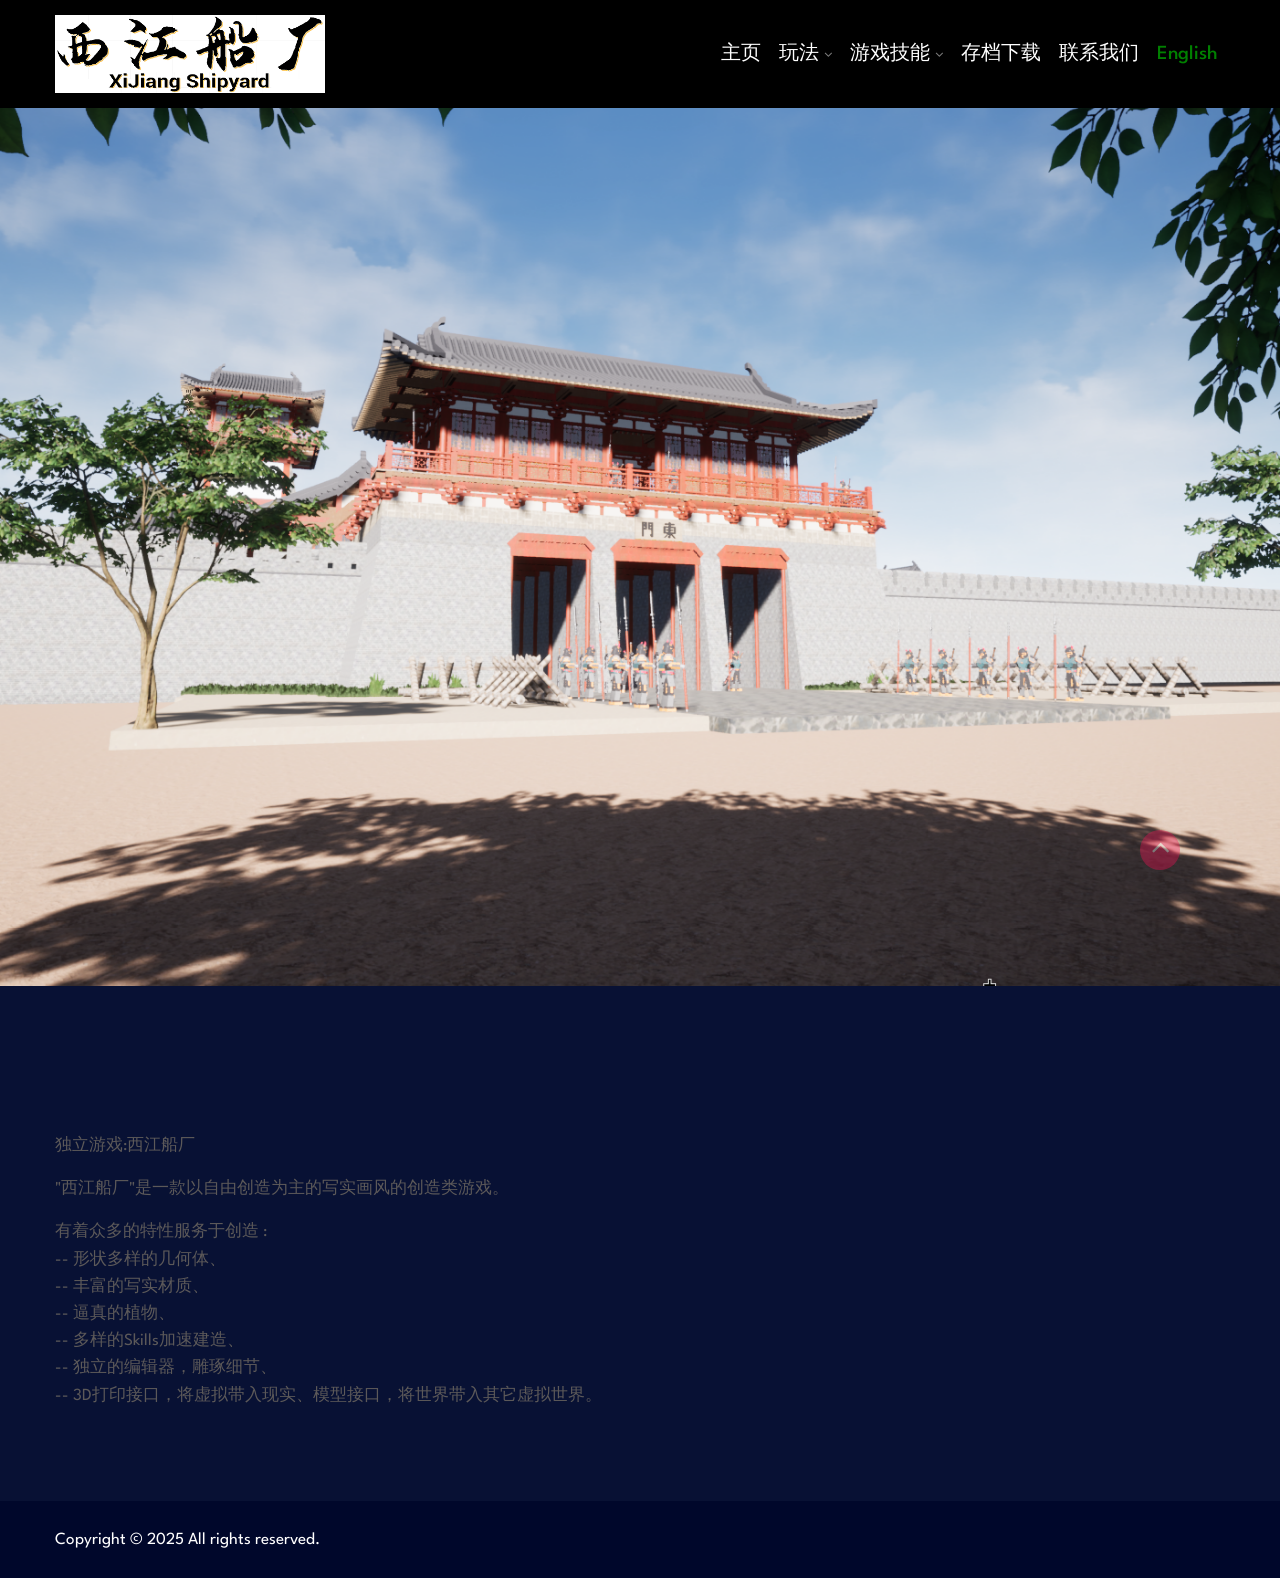
<file: xj-Index-zh.html>
<!DOCTYPE HTML>
<html lang="en-US">

<head>
	<meta charset="UTF-8">
	<meta http-equiv="x-ua-compatible" content="ie=edge">
	<title>独立游戏 - 西江船厂</title>
	<meta name="description" content="独立游戏 : 西江船厂">
	<meta name="keywords" content="独立游戏, 我的世界, 方块, 开放世界, 西江船厂, 中国古代建筑, 古风建筑">
	<meta name="viewport" content="width=device-width, initial-scale=1">
	<!-- Favicon Icon -->
	<link rel="icon" type="image/png" href="assets/images/Game_Icon_Community.png">
	<link rel="stylesheet" type="text/css" href="assets/css/bootstrap.min.css" />
	<link rel="stylesheet" type="text/css" href="venobox/venobox.css" />
	<link rel="stylesheet" type="text/css" href="assets/css/plugin_theme_css.css" />
	<link rel="stylesheet" type="text/css" href="style.css" />
	<link rel="stylesheet" type="text/css" href="assets/css/responsive.css" />
	<!-- modernizr js -->
	<script src="assets/js/vendor/modernizr-2.8.3.min.js"></script>
	<script type="application/ld+json">
	{
	"@context": "",
	"@type": "Product",
	"headline": "最佳SEO优化技巧",
	"description": "Indie Game : XiJiangShipyard",
	"author": {
		"@type": "Person",
		"name": "XiJiangShipyard"
	},
	"datePublished": "2025-06-10",
	"image": ""
	}
	</script>
</head>

<body>
	<!-- 宽屏, PC, 电脑端 -->
	<div class="em40_header_area_main">
		<div class="tx_top2_relative">
			<div class="">
				<div class="tx_relative_m">
					<div class="">
						<div class="mainmenu_width_tx">
							<div class="arnika-main-menu hidden-xs hidden-sm transprent-menu heading_style_4 witr_h_h2">
								<!-- div class="trp_nav_area  -->
								<div class="trp_nav_area hbg2">
									<div class="container">
										<div class="row logo-left">
											<div class="col-md-3 col-sm-3 col-xs-4">
												<div class="logo">
													<a href="xj-Index-zh.html" title="logo">
														<img src="assets/images/xijiangshipypard-name.png" alt="logo">
													</a>
												</div>
											</div>
											<!-- MAIN MENU -->
											<div class="col-md-9 col-sm-9 col-xs-8">
												<nav class="arnika_menu">
													<ul class="sub-menu">
														<li><a href="xj-Index-zh.html">主页</a></li>
														<li class="menu-item-has-children">
															<a href="xj-Features-zh.html">玩法</a>
															<ul class="sub-menu">
																<li><a href="xj-Features-zh.html#Geometry_Shape">玩法：方块形状</a></li>
																<li><a href="xj-Features-zh.html#Geometry_Size">玩法：方块大小</a></li>
																<li><a href="xj-Features-zh.html#Geometry_Material">玩法：方块材质</a></li>
																<li><a href="xj-Features-zh.html#DW_Blueprint">玩法：组合体</a></li>
																<li><a href="xj-Features-zh.html#DW_Skills">玩法：技能</a></li>
																<li><a href="xj-Features-zh.html#DW_Plants">玩法：植物</a></li>
																<li><a href="xj-Features-zh.html#DW_Character">玩法：角色</a></li>
																<li><a href="xj-Features-zh.html#Export_Blueprint">玩法：导出创造物体</a></li>
																<li><a href="xj-Features-zh.html#ExportImport_Archive">玩法：导入导出存档</a></li>
															</ul>
														</li>
														<li class="menu-item-has-children">
															<a href="xj-Skills-zh.html">游戏技能</a>
															<ul class="sub-menu">
																<li><a href="xj-Skills-zh.html#skill_EnumSelectedObject">技能：枚举选中物体</a></li>
																<li><a href="xj-Skills-zh.html#skill_ModifyGeometry">技能：修改几何体</a></li>
																<li><a href="xj-Skills-zh.html#skill_CreateBlueprint">技能：创建新的空组合体</a></li>
																<li><a href="xj-Skills-zh.html#skill_Pickup">技能：克隆拾取</a></li>
																<li><a href="xj-Skills-zh.html#skill_SingleDelete">技能：单个快速删除</a></li>
																<li><a href="xj-Skills-zh.html#skill_Measurement">技能：测量距离</a></li>
																<li><a href="xj-Skills-zh.html#skill_BoxSelect2Group">技能：盒选生成组合体</a></li>
																<li><a href="xj-Skills-zh.html#skill_BreakGroup">技能：打断组合体</a></li>
																<li><a href="xj-Skills-zh.html#skill_SuperBreak">技能：超级打断</a></li>
																<li><a href="xj-Skills-zh.html#skill_MovePosition">技能：移动位置</a></li>
																<li><a href="xj-Skills-zh.html#skill_PickupAndMove">技能：拾取并移除</a></li>
																<li><a href="xj-Skills-zh.html#skill_Pickup2Inventory">技能：拾取到背包</a></li>
																<li><a href="xj-Skills-zh.html#skill_BoxDelete">技能：盒选删除</a></li>
																<li><a href="xj-Skills-zh.html#skill_EnumScene2Inventory">技能：枚举场景</a></li>
																<li><a href="xj-Skills-zh.html#skill_LowHighSwitch">技能：高矮角色切换</a></li>
																<li><a href="xj-Skills-zh.html#skill_Painter">技能：喷枪</a></li>
															</ul>
														</li>
														<li><a href="xj-DownArchive-zh.html">存档下载</a></li>
														<li><a href="xj-Contact-zh.html">联系我们</a></li>
														<li><a href="xj-Index-es.html" style="color: green;">English</a></li>
													</ul>
												</nav>
											</div>
										</div>
									</div>
								</div>
							</div>
						</div>
					</div>
				</div>
			</div>
		</div>
	</div>
	<!-- END 宽屏, PC, 电脑端 -->

	<!-- MOBILE MENU Logo AREA -->
	<div class="mobile_logo_area hidden-md hidden-lg">
		<div class="container">
			<div class="row">
				<div class="col-sm-12">
					<div class="mobile_menu_logo text-center">
						<a href="xj-Index-zh.html" title="arnika">
							<img src="assets/images/xijiangshipypard-name-3.png" alt="logo">
						</a>
					</div>
				</div>
			</div>
		</div>
	</div>
	<!-- END MOBILE MENU Logo AREA -->

	<!-- MOBILE MENU AREA -->
	<div class="home-2 mbm hidden-md hidden-lg  header_area main-menu-area">
		<div class="menu_area mobile-menu">
			<nav class="arnika_menu">
				<ul class="sub-menu">
					<li><a href="xj-Index-zh.html">主页</a></li>
					<li class="menu-item-has-children">
						<a href="xj-Features-zh.html">玩法</a>
						<ul class="sub-menu">
							<li><a href="xj-Features-zh.html#Geometry_Shape">玩法：方块形状</a></li>
							<li><a href="xj-Features-zh.html#Geometry_Size">玩法：方块大小</a></li>
							<li><a href="xj-Features-zh.html#Geometry_Material">玩法：方块材质</a></li>
							<li><a href="xj-Features-zh.html#DW_Blueprint">玩法：组合体</a></li>
							<li><a href="xj-Features-zh.html#DW_Skills">玩法：技能</a></li>
							<li><a href="xj-Features-zh.html#DW_Plants">玩法：植物</a></li>
							<li><a href="xj-Features-zh.html#DW_Character">玩法：角色</a></li>
							<li><a href="xj-Features-zh.html#Export_Blueprint">玩法：导出创造物体</a></li>
							<li><a href="xj-Features-zh.html#ExportImport_Archive">玩法：导入导出存档</a></li>
						</ul>
					</li>
					<li class="menu-item-has-children">
						<a href="xj-Skills-zh.html">游戏技能</a>
						<ul class="sub-menu">
							<li><a href="xj-Skills-zh.html#skill_EnumSelectedObject">技能：枚举选中物体</a></li>
							<li><a href="xj-Skills-zh.html#skill_ModifyGeometry">技能：修改几何体</a></li>
							<li><a href="xj-Skills-zh.html#skill_CreateBlueprint">技能：创建新的空组合体</a></li>
							<li><a href="xj-Skills-zh.html#skill_Pickup">技能：克隆拾取</a></li>
							<li><a href="xj-Skills-zh.html#skill_SingleDelete">技能：单个快速删除</a></li>
							<li><a href="xj-Skills-zh.html#skill_Measurement">技能：测量距离</a></li>
							<li><a href="xj-Skills-zh.html#skill_BoxSelect2Group">技能：盒选生成组合体</a></li>
							<li><a href="xj-Skills-zh.html#skill_BreakGroup">技能：打断组合体</a></li>
							<li><a href="xj-Skills-zh.html#skill_SuperBreak">技能：超级打断</a></li>
							<li><a href="xj-Skills-zh.html#skill_MovePosition">技能：移动位置</a></li>
							<li><a href="xj-Skills-zh.html#skill_PickupAndMove">技能：拾取并移除</a></li>
							<li><a href="xj-Skills-zh.html#skill_Pickup2Inventory">技能：拾取到背包</a></li>
							<li><a href="xj-Skills-zh.html#skill_BoxDelete">技能：盒选删除</a></li>
							<li><a href="xj-Skills-zh.html#skill_EnumScene2Inventory">技能：枚举场景</a></li>
							<li><a href="xj-Skills-zh.html#skill_LowHighSwitch">技能：高矮角色切换</a></li>
							<li><a href="xj-Skills-zh.html#skill_Painter">技能：喷枪</a></li>
						</ul>
					</li>
					<li><a href="xj-DownArchive-zh.html">存档下载</a></li>
					<li><a href="xj-Contact-zh.html">联系我们</a></li>
					<li><a href="xj-Index-es.html" style="color: green;">English</a></li>
				</ul>
			</nav>
		</div>
	</div>
	<!-- END MOBILE MENU AREA  -->

	<div class="witr_swiper_area">
		<div class="swiper-container witr_active_id5">
			<div class="swiper-wrapper">
				<div class="swiper-slide witr_swiper_height"
					style="background-image: url(assets/images/xijiangshipyard-ChengMen-1.png);">
					<!-- witr_show_animate -->
					<div class="witr_sw_text_area text-left">
						<div class="witr_swiper_content ">
						</div>
					</div>
				</div>
			</div>
		</div>
	</div>


	<div class="arnika_blog_area">
		<div class="container">

			<div class=" bgimgload blog_top">
				<div class="row blog-messonary" style="position: relative; height: 669.984px;">
					<!-- arnika_blog_bg_01 -->
					<div class="witr_nth_child col-lg-12  col-md-12 col-sm-12 grid-item   witr_all_mb_30"
						style="position: absolute; left: 0px; top: 0px;">
						<p>独立游戏:西江船厂</p>
						<p>"西江船厂"是一款以自由创造为主的写实画风的创造类游戏。</p>
						<p>有着众多的特性服务于创造 : <br>-- 形状多样的几何体、<br>-- 丰富的写实材质、<br>-- 逼真的植物、<br>-- 多样的Skills加速建造、<br>-- 独立的编辑器，雕琢细节、<br>-- 3D打印接口，将虚拟带入现实、模型接口，将世界带入其它虚拟世界。</p>
					</div>
				</div>
			</div>
		</div>
	</div>

	<div class="witrfm_area">
		<!-- FOOTER BOTTOM AREA -->
		<div class="footer-bottom">
			<div class="container">
				<div class="row">
					<div class="col-lg-6 col-md-6  col-sm-12">
						<div class="copy-right-text">
							<p>Copyright &copy; 2025 All rights reserved. </p>
						</div>
					</div>
				</div>
			</div>
		</div>
	</div>

	<!-- Include All JS -->
	<script src="assets/js/vendor/jquery-3.5.1.min.js"></script>
	<script src="assets/js/bootstrap.min.js"></script>
	<script src="assets/js/isotope.pkgd.min.js"></script>
	<script src="assets/js/owl.carousel.min.js"></script>
	<script src="assets/js/jquery.nivo.slider.pack.js"></script>
	<script src="assets/js/slick.min.js"></script>
	<script src="assets/js/imagesloaded.pkgd.min.js"></script>
	<script src="venobox/venobox.min.js"></script>
	<script src="assets/js/jquery.appear.js"></script>
	<script src="assets/js/jquery.knob.js"></script>
	<script src="assets/js/BeerSlider.js"></script>
	<script src="assets/js/theme-pluginjs.js"></script>
	<script src="assets/js/jquery.meanmenu.js"></script>
	<script src="assets/js/ajax-mail.js"></script>
	<script src="assets/js/theme.js"></script>
</body>

</html>
</file>
<file: venobox/venobox.css>
/* ------ venobox.css --------*/
.vbox-overlay *, .vbox-overlay *:before, .vbox-overlay *:after{
    -webkit-backface-visibility: hidden;
    -webkit-box-sizing:border-box;
    -moz-box-sizing:border-box;
    box-sizing:border-box;
}
/* ------- overlay: change here background color and opacity ----- */
.vbox-overlay{
    background: #fdfdfd;
    background: rgba(0,0,0,0.85); 
    width: 100%;
    height: auto;
    position: fixed;
    top: 0;
    left: 0;
    bottom: 0;
    z-index: 9999;
    opacity: 0;
    overflow-x: hidden;
    overflow-y: auto;

}

/* ----- preloader - choose between CIRCLE, IOS, DOTS, QUADS ----- */

/* circle preloader */
.vbox-preloader{
    position:fixed; 
    width:32px; 
    height:32px;
    left:50%; 
    top:50%; 
    margin-left:-16px; 
    margin-top:-16px;
    background-image: url(preload-circle.png);
    text-indent: -100px;
    overflow: hidden;
    -webkit-animation: playload 1.4s steps(18) infinite;
       -moz-animation: playload 1.4s steps(18) infinite;
        -ms-animation: playload 1.4s steps(18) infinite;
         -o-animation: playload 1.4s steps(18) infinite;
            animation: playload 1.4s steps(18) infinite;
}
@-webkit-keyframes playload {
   from { background-position:    0px; }
     to { background-position: -576px; }
}
@-moz-keyframes playload {
   from { background-position:    0px; }
     to { background-position: -576px; }
}
@-ms-keyframes playload {
   from { background-position:    0px; }
     to { background-position: -576px; }
}
@-o-keyframes playload {
   from { background-position:    0px; }
     to { background-position: -576px; }
}
@keyframes playload {
   from { background-position:    0px; }
     to { background-position: -576px; }
}


/* IOS preloader */

/*.vbox-preloader{
    position:fixed; 
    width:32px; 
    height:32px;
    left:50%; 
    top:50%; 
    margin-left:-16px; 
    margin-top:-16px;
    background-image: url(preload-ios.png);
    text-indent: -100px;
    overflow: hidden;
    -webkit-animation: playload 1.4s steps(12) infinite;
       -moz-animation: playload 1.4s steps(12) infinite;
        -ms-animation: playload 1.4s steps(12) infinite;
         -o-animation: playload 1.4s steps(12) infinite;
            animation: playload 1.4s steps(12) infinite;
}

@-webkit-keyframes playload {
   from { background-position:    0px; }
     to { background-position: -384px; }
}
@-moz-keyframes playload {
   from { background-position:    0px; }
     to { background-position: -384px; }
}
@-ms-keyframes playload {
   from { background-position:    0px; }
     to { background-position: -384px; }
}
@-o-keyframes playload {
   from { background-position:    0px; }
     to { background-position: -384px; }
}
@keyframes playload {
   from { background-position:    0px; }
     to { background-position: -384px; }
}
*/


/* dots preloader */
/*
.vbox-preloader{
    position:fixed; 
    width:32px; 
    height:11px;
    left:50%; 
    top:50%; 
    margin-left:-16px; 
    margin-top:-16px;
    background-image: url(preload-dots.png);
    text-indent: -100px;
    overflow: hidden;
    -webkit-animation: playload 1.4s steps(24) infinite;
       -moz-animation: playload 1.4s steps(24) infinite;
        -ms-animation: playload 1.4s steps(24) infinite;
         -o-animation: playload 1.4s steps(24) infinite;
            animation: playload 1.4s steps(24) infinite;
}

@-webkit-keyframes playload {
   from { background-position:    0px; }
     to { background-position: -768px; }
}
@-moz-keyframes playload {
   from { background-position:    0px; }
     to { background-position: -768px; }
}
@-ms-keyframes playload {
   from { background-position:    0px; }
     to { background-position: -768px; }
}
@-o-keyframes playload {
   from { background-position:    0px; }
     to { background-position: -768px; }
}
@keyframes playload {
   from { background-position:    0px; }
     to { background-position: -768px; }
}
*/


/* quads preloader */
/*
.vbox-preloader{
    position:fixed; 
    width:32px; 
    height:10px;
    left:50%; 
    top:50%; 
    margin-left:-16px; 
    margin-top:-16px;
    background-image: url(preload-quads.png);
    text-indent: -100px;
    overflow: hidden;
    -webkit-animation: playload 1.4s steps(12) infinite;
       -moz-animation: playload 1.4s steps(12) infinite;
        -ms-animation: playload 1.4s steps(12) infinite;
         -o-animation: playload 1.4s steps(12) infinite;
            animation: playload 1.4s steps(12) infinite;
}
@-webkit-keyframes playload {
   from { background-position:    0px; }
     to { background-position: -384px; }
}
@-moz-keyframes playload {
   from { background-position:    0px; }
     to { background-position: -384px; }
}
@-ms-keyframes playload {
   from { background-position:    0px; }
     to { background-position: -384px; }
}
@-o-keyframes playload {
   from { background-position:    0px; }
     to { background-position: -384px; }
}
@keyframes playload {
   from { background-position:    0px; }
     to { background-position: -384px; }
}
*/
/* ----- navigation ----- */
.vbox-close{
    cursor: pointer;
    position: fixed;
    top: -1px;
    right: 0;
    width: 46px;
    height: 40px;
    padding: 10px 20px 10px 0;
    display: block;
    background: url(close.gif) no-repeat #161617;
    background-position:10px center;
    color: #fff;
    text-indent: -100px;
    overflow: hidden;
}
.vbox-next, .vbox-prev{
    box-sizing: content-box;
    cursor: pointer;
    position: fixed;
    top: 50%;
    color: #fff;
    width: 30px;
    height: 170px;
    margin-top: -85px;
    text-indent: -100px;
    border: solid transparent; /* Using border instead of padding to keep bg image in place */
    overflow: hidden;
}
.vbox-prev{
    left: 0;
    border-width: 0 30px 0 10px;
    background: url(prev.gif) center center no-repeat;
}
.vbox-next{
    right: 0;
    border-width: 0 10px 0 30px;
    background: url(next.gif) center center no-repeat;
}

.vbox-title{
    width: 100%;
    height: 40px;
    float: left;
    text-align: center;
    line-height: 28px;
    font-size: 12px;
    color: #fff;
    padding: 6px 40px;
    overflow: hidden;
    background: #161617;
    position: fixed;
    display: none;
    top: -1px;
    left: 0;

}
.vbox-num{
    cursor: pointer;
    position: fixed;
    top: -1px;
    left: 0;
    height: 40px;
    display: block;
    color: #fff;
    overflow: hidden;
    line-height: 28px;
    font-size: 12px;
    padding: 6px 10px;
    background: #161617;
    display: none;
}
/* ------- inline window ------ */
.vbox-inline{
    width: 420px;
    height: 315px;
    padding: 10px;
    background: #fff;
    text-align: left;
    margin: 0 auto;
    overflow: auto;
}

/* ------- Video & iFrames window ------ */
.venoframe{
    border: none;
    width: 960px;
    height: 720px;
}
@media (max-width: 992px) {
    .venoframe{
        width: 640px;
        height: 480px;
    }
}
@media (max-width: 767px) {
    .venoframe{
        width: 420px;
        height: 315px;
    }
}
@media (max-width: 460px) {
    .vbox-inline{
        width: 100%;
    }

    .venoframe{
        width: 100%;
        height: 260px;
    }
}

/* ------- PLease do NOT edit this! (or do it at your own risk) ------ */
.vbox-open{
    overflow: hidden;
}
.vbox-container{
    position: relative;
    background: #000;
    width: 100%;
    max-width: 1200px;
    margin: 0 auto;
    padding: 0 15px;
}
.vbox-content{
    text-align: center;
    float: left;
    width: 100%;
    position: relative;
    overflow: hidden;
}
.vbox-container img{
    max-width: 100%;
    height: auto;
}
</file>
<file: assets/css/plugin_theme_css.css>
@charset "UTF-8";

/*!
 * animate.css -http://daneden.me/animate
 * Version - 3.5.2
 * Licensed under the MIT license - http://opensource.org/licenses/MIT
 *
 * Copyright (c) 2018 Daniel Eden
 */
.animated {
	animation-duration: 1s;
	animation-fill-mode: both
}

.animated.infinite {
	animation-iteration-count: infinite
}

.animated.hinge {
	animation-duration: 2s
}

.animated.bounceIn,
.animated.bounceOut,
.animated.flipOutX,
.animated.flipOutY {
	animation-duration: .75s
}

@keyframes bounce {

	20%,
	53%,
	80%,
	from,
	to {
		animation-timing-function: cubic-bezier(.215, .61, .355, 1);
		transform: translate3d(0, 0, 0)
	}

	40%,
	43% {
		animation-timing-function: cubic-bezier(.755, .050, .855, .060);
		transform: translate3d(0, -30px, 0)
	}

	70% {
		animation-timing-function: cubic-bezier(.755, .050, .855, .060);
		transform: translate3d(0, -15px, 0)
	}

	90% {
		transform: translate3d(0, -4px, 0)
	}
}

.bounce {
	animation-name: bounce;
	transform-origin: center bottom
}

@keyframes flash {

	50%,
	from,
	to {
		opacity: 1
	}

	25%,
	75% {
		opacity: 0
	}
}

.flash {
	animation-name: flash
}

@keyframes pulse {

	from,
	to {
		transform: scale3d(1, 1, 1)
	}

	50% {
		transform: scale3d(1.05, 1.05, 1.05)
	}
}

.pulse {
	animation-name: pulse
}

@keyframes rubberBand {

	from,
	to {
		transform: scale3d(1, 1, 1)
	}

	30% {
		transform: scale3d(1.25, .75, 1)
	}

	40% {
		transform: scale3d(.75, 1.25, 1)
	}

	50% {
		transform: scale3d(1.15, .85, 1)
	}

	65% {
		transform: scale3d(.95, 1.05, 1)
	}

	75% {
		transform: scale3d(1.05, .95, 1)
	}
}

.rubberBand {
	animation-name: rubberBand
}

@keyframes shake {

	from,
	to {
		transform: translate3d(0, 0, 0)
	}

	10%,
	30%,
	50%,
	70%,
	90% {
		transform: translate3d(-10px, 0, 0)
	}

	20%,
	40%,
	60%,
	80% {
		transform: translate3d(10px, 0, 0)
	}
}

.shake {
	animation-name: shake
}

@keyframes headShake {
	0% {
		transform: translateX(0)
	}

	6.5% {
		transform: translateX(-6px) rotateY(-9deg)
	}

	18.5% {
		transform: translateX(5px) rotateY(7deg)
	}

	31.5% {
		transform: translateX(-3px) rotateY(-5deg)
	}

	43.5% {
		transform: translateX(2px) rotateY(3deg)
	}

	50% {
		transform: translateX(0)
	}
}

.headShake {
	animation-timing-function: ease-in-out;
	animation-name: headShake
}

@keyframes swing {
	20% {
		transform: rotate3d(0, 0, 1, 15deg)
	}

	40% {
		transform: rotate3d(0, 0, 1, -10deg)
	}

	60% {
		transform: rotate3d(0, 0, 1, 5deg)
	}

	80% {
		transform: rotate3d(0, 0, 1, -5deg)
	}

	to {
		transform: rotate3d(0, 0, 1, 0deg)
	}
}

.swing {
	transform-origin: top center;
	animation-name: swing
}

@keyframes tada {

	from,
	to {
		transform: scale3d(1, 1, 1)
	}

	10%,
	20% {
		transform: scale3d(.9, .9, .9) rotate3d(0, 0, 1, -3deg)
	}

	30%,
	50%,
	70%,
	90% {
		transform: scale3d(1.1, 1.1, 1.1) rotate3d(0, 0, 1, 3deg)
	}

	40%,
	60%,
	80% {
		transform: scale3d(1.1, 1.1, 1.1) rotate3d(0, 0, 1, -3deg)
	}
}

.tada {
	animation-name: tada
}

@keyframes wobble {

	from,
	to {
		transform: none
	}

	15% {
		transform: translate3d(-25%, 0, 0) rotate3d(0, 0, 1, -5deg)
	}

	30% {
		transform: translate3d(20%, 0, 0) rotate3d(0, 0, 1, 3deg)
	}

	45% {
		transform: translate3d(-15%, 0, 0) rotate3d(0, 0, 1, -3deg)
	}

	60% {
		transform: translate3d(10%, 0, 0) rotate3d(0, 0, 1, 2deg)
	}

	75% {
		transform: translate3d(-5%, 0, 0) rotate3d(0, 0, 1, -1deg)
	}
}

.wobble {
	animation-name: wobble
}

@keyframes jello {

	11.1%,
	from,
	to {
		transform: none
	}

	22.2% {
		transform: skewX(-12.5deg) skewY(-12.5deg)
	}

	33.3% {
		transform: skewX(6.25deg) skewY(6.25deg)
	}

	44.4% {
		transform: skewX(-3.125deg) skewY(-3.125deg)
	}

	55.5% {
		transform: skewX(1.5625deg) skewY(1.5625deg)
	}

	66.6% {
		transform: skewX(-.78125deg) skewY(-.78125deg)
	}

	77.7% {
		transform: skewX(.390625deg) skewY(.390625deg)
	}

	88.8% {
		transform: skewX(-.1953125deg) skewY(-.1953125deg)
	}
}

.jello {
	animation-name: jello;
	transform-origin: center
}

@keyframes bounceIn {

	20%,
	40%,
	60%,
	80%,
	from,
	to {
		animation-timing-function: cubic-bezier(.215, .61, .355, 1)
	}

	0% {
		opacity: 0;
		transform: scale3d(.3, .3, .3)
	}

	20% {
		transform: scale3d(1.1, 1.1, 1.1)
	}

	40% {
		transform: scale3d(.9, .9, .9)
	}

	60% {
		opacity: 1;
		transform: scale3d(1.03, 1.03, 1.03)
	}

	80% {
		transform: scale3d(.97, .97, .97)
	}

	to {
		opacity: 1;
		transform: scale3d(1, 1, 1)
	}
}

.bounceIn {
	animation-name: bounceIn
}

@keyframes bounceInDown {

	60%,
	75%,
	90%,
	from,
	to {
		animation-timing-function: cubic-bezier(.215, .61, .355, 1)
	}

	0% {
		opacity: 0;
		transform: translate3d(0, -3000px, 0)
	}

	60% {
		opacity: 1;
		transform: translate3d(0, 25px, 0)
	}

	75% {
		transform: translate3d(0, -10px, 0)
	}

	90% {
		transform: translate3d(0, 5px, 0)
	}

	to {
		transform: none
	}
}

.bounceInDown {
	animation-name: bounceInDown
}

@keyframes bounceInLeft {

	60%,
	75%,
	90%,
	from,
	to {
		animation-timing-function: cubic-bezier(.215, .61, .355, 1)
	}

	0% {
		opacity: 0;
		transform: translate3d(-3000px, 0, 0)
	}

	60% {
		opacity: 1;
		transform: translate3d(25px, 0, 0)
	}

	75% {
		transform: translate3d(-10px, 0, 0)
	}

	90% {
		transform: translate3d(5px, 0, 0)
	}

	to {
		transform: none
	}
}

.bounceInLeft {
	animation-name: bounceInLeft
}

@keyframes bounceInRight {

	60%,
	75%,
	90%,
	from,
	to {
		animation-timing-function: cubic-bezier(.215, .61, .355, 1)
	}

	from {
		opacity: 0;
		transform: translate3d(3000px, 0, 0)
	}

	60% {
		opacity: 1;
		transform: translate3d(-25px, 0, 0)
	}

	75% {
		transform: translate3d(10px, 0, 0)
	}

	90% {
		transform: translate3d(-5px, 0, 0)
	}

	to {
		transform: none
	}
}

.bounceInRight {
	animation-name: bounceInRight
}

@keyframes bounceInUp {

	60%,
	75%,
	90%,
	from,
	to {
		animation-timing-function: cubic-bezier(.215, .61, .355, 1)
	}

	from {
		opacity: 0;
		transform: translate3d(0, 3000px, 0)
	}

	60% {
		opacity: 1;
		transform: translate3d(0, -20px, 0)
	}

	75% {
		transform: translate3d(0, 10px, 0)
	}

	90% {
		transform: translate3d(0, -5px, 0)
	}

	to {
		transform: translate3d(0, 0, 0)
	}
}

.bounceInUp {
	animation-name: bounceInUp
}

@keyframes bounceOut {
	20% {
		transform: scale3d(.9, .9, .9)
	}

	50%,
	55% {
		opacity: 1;
		transform: scale3d(1.1, 1.1, 1.1)
	}

	to {
		opacity: 0;
		transform: scale3d(.3, .3, .3)
	}
}

.bounceOut {
	animation-name: bounceOut
}

@keyframes bounceOutDown {
	20% {
		transform: translate3d(0, 10px, 0)
	}

	40%,
	45% {
		opacity: 1;
		transform: translate3d(0, -20px, 0)
	}

	to {
		opacity: 0;
		transform: translate3d(0, 2000px, 0)
	}
}

.bounceOutDown {
	animation-name: bounceOutDown
}

@keyframes bounceOutLeft {
	20% {
		opacity: 1;
		transform: translate3d(20px, 0, 0)
	}

	to {
		opacity: 0;
		transform: translate3d(-2000px, 0, 0)
	}
}

.bounceOutLeft {
	animation-name: bounceOutLeft
}

@keyframes bounceOutRight {
	20% {
		opacity: 1;
		transform: translate3d(-20px, 0, 0)
	}

	to {
		opacity: 0;
		transform: translate3d(2000px, 0, 0)
	}
}

.bounceOutRight {
	animation-name: bounceOutRight
}

@keyframes bounceOutUp {
	20% {
		transform: translate3d(0, -10px, 0)
	}

	40%,
	45% {
		opacity: 1;
		transform: translate3d(0, 20px, 0)
	}

	to {
		opacity: 0;
		transform: translate3d(0, -2000px, 0)
	}
}

.bounceOutUp {
	animation-name: bounceOutUp
}

@keyframes fadeIn {
	from {
		opacity: 0
	}

	to {
		opacity: 1
	}
}

.fadeIn {
	animation-name: fadeIn
}

@keyframes fadeInDown {
	from {
		opacity: 0;
		transform: translate3d(0, -100%, 0)
	}

	to {
		opacity: 1;
		transform: none
	}
}

.fadeInDown {
	animation-name: fadeInDown
}

@keyframes fadeInDownBig {
	from {
		opacity: 0;
		transform: translate3d(0, -2000px, 0)
	}

	to {
		opacity: 1;
		transform: none
	}
}

.fadeInDownBig {
	animation-name: fadeInDownBig
}

@keyframes fadeInLeft {
	from {
		opacity: 0;
		transform: translate3d(-100%, 0, 0)
	}

	to {
		opacity: 1;
		transform: none
	}
}

.fadeInLeft {
	animation-name: fadeInLeft
}

@keyframes fadeInLeftBig {
	from {
		opacity: 0;
		transform: translate3d(-2000px, 0, 0)
	}

	to {
		opacity: 1;
		transform: none
	}
}

.fadeInLeftBig {
	animation-name: fadeInLeftBig
}

@keyframes fadeInRight {
	from {
		opacity: 0;
		transform: translate3d(100%, 0, 0)
	}

	to {
		opacity: 1;
		transform: none
	}
}

.fadeInRight {
	animation-name: fadeInRight
}

@keyframes fadeInRightBig {
	from {
		opacity: 0;
		transform: translate3d(2000px, 0, 0)
	}

	to {
		opacity: 1;
		transform: none
	}
}

.fadeInRightBig {
	animation-name: fadeInRightBig
}

@keyframes fadeInUp {
	from {
		opacity: 0;
		transform: translate3d(0, 100%, 0)
	}

	to {
		opacity: 1;
		transform: none
	}
}

.fadeInUp {
	animation-name: fadeInUp
}

@keyframes fadeInUpBig {
	from {
		opacity: 0;
		transform: translate3d(0, 2000px, 0)
	}

	to {
		opacity: 1;
		transform: none
	}
}

.fadeInUpBig {
	animation-name: fadeInUpBig
}

@keyframes fadeOut {
	from {
		opacity: 1
	}

	to {
		opacity: 0
	}
}

.fadeOut {
	animation-name: fadeOut
}

@keyframes fadeOutDown {
	from {
		opacity: 1
	}

	to {
		opacity: 0;
		transform: translate3d(0, 100%, 0)
	}
}

.fadeOutDown {
	animation-name: fadeOutDown
}

@keyframes fadeOutDownBig {
	from {
		opacity: 1
	}

	to {
		opacity: 0;
		transform: translate3d(0, 2000px, 0)
	}
}

.fadeOutDownBig {
	animation-name: fadeOutDownBig
}

@keyframes fadeOutLeft {
	from {
		opacity: 1
	}

	to {
		opacity: 0;
		transform: translate3d(-100%, 0, 0)
	}
}

.fadeOutLeft {
	animation-name: fadeOutLeft
}

@keyframes fadeOutLeftBig {
	from {
		opacity: 1
	}

	to {
		opacity: 0;
		transform: translate3d(-2000px, 0, 0)
	}
}

.fadeOutLeftBig {
	animation-name: fadeOutLeftBig
}

@keyframes fadeOutRight {
	from {
		opacity: 1
	}

	to {
		opacity: 0;
		transform: translate3d(100%, 0, 0)
	}
}

.fadeOutRight {
	animation-name: fadeOutRight
}

@keyframes fadeOutRightBig {
	from {
		opacity: 1
	}

	to {
		opacity: 0;
		transform: translate3d(2000px, 0, 0)
	}
}

.fadeOutRightBig {
	animation-name: fadeOutRightBig
}

@keyframes fadeOutUp {
	from {
		opacity: 1
	}

	to {
		opacity: 0;
		transform: translate3d(0, -100%, 0)
	}
}

.fadeOutUp {
	animation-name: fadeOutUp
}

@keyframes fadeOutUpBig {
	from {
		opacity: 1
	}

	to {
		opacity: 0;
		transform: translate3d(0, -2000px, 0)
	}
}

.fadeOutUpBig {
	animation-name: fadeOutUpBig
}

@keyframes flip {
	from {
		transform: perspective(400px) rotate3d(0, 1, 0, -360deg);
		animation-timing-function: ease-out
	}

	40% {
		transform: perspective(400px) translate3d(0, 0, 150px) rotate3d(0, 1, 0, -190deg);
		animation-timing-function: ease-out
	}

	50% {
		transform: perspective(400px) translate3d(0, 0, 150px) rotate3d(0, 1, 0, -170deg);
		animation-timing-function: ease-in
	}

	80% {
		transform: perspective(400px) scale3d(.95, .95, .95);
		animation-timing-function: ease-in
	}

	to {
		transform: perspective(400px);
		animation-timing-function: ease-in
	}
}

.animated.flip {
	-webkit-backface-visibility: visible;
	backface-visibility: visible;
	animation-name: flip
}

@keyframes flipInX {
	from {
		transform: perspective(400px) rotate3d(1, 0, 0, 90deg);
		animation-timing-function: ease-in;
		opacity: 0
	}

	40% {
		transform: perspective(400px) rotate3d(1, 0, 0, -20deg);
		animation-timing-function: ease-in
	}

	60% {
		transform: perspective(400px) rotate3d(1, 0, 0, 10deg);
		opacity: 1
	}

	80% {
		transform: perspective(400px) rotate3d(1, 0, 0, -5deg)
	}

	to {
		transform: perspective(400px)
	}
}

.flipInX {
	-webkit-backface-visibility: visible !important;
	backface-visibility: visible !important;
	animation-name: flipInX
}

.flipInY,
.flipOutX {
	-webkit-backface-visibility: visible !important
}

@keyframes flipInY {
	from {
		transform: perspective(400px) rotate3d(0, 1, 0, 90deg);
		animation-timing-function: ease-in;
		opacity: 0
	}

	40% {
		transform: perspective(400px) rotate3d(0, 1, 0, -20deg);
		animation-timing-function: ease-in
	}

	60% {
		transform: perspective(400px) rotate3d(0, 1, 0, 10deg);
		opacity: 1
	}

	80% {
		transform: perspective(400px) rotate3d(0, 1, 0, -5deg)
	}

	to {
		transform: perspective(400px)
	}
}

.flipInY {
	backface-visibility: visible !important;
	animation-name: flipInY
}

@keyframes flipOutX {
	from {
		transform: perspective(400px)
	}

	30% {
		transform: perspective(400px) rotate3d(1, 0, 0, -20deg);
		opacity: 1
	}

	to {
		transform: perspective(400px) rotate3d(1, 0, 0, 90deg);
		opacity: 0
	}
}

.flipOutX {
	animation-name: flipOutX;
	backface-visibility: visible !important
}

@keyframes flipOutY {
	from {
		transform: perspective(400px)
	}

	30% {
		transform: perspective(400px) rotate3d(0, 1, 0, -15deg);
		opacity: 1
	}

	to {
		transform: perspective(400px) rotate3d(0, 1, 0, 90deg);
		opacity: 0
	}
}

.flipOutY {
	-webkit-backface-visibility: visible !important;
	backface-visibility: visible !important;
	animation-name: flipOutY
}

@keyframes lightSpeedIn {
	from {
		transform: translate3d(100%, 0, 0) skewX(-30deg);
		opacity: 0
	}

	60% {
		transform: skewX(20deg);
		opacity: 1
	}

	80% {
		transform: skewX(-5deg);
		opacity: 1
	}

	to {
		transform: none;
		opacity: 1
	}
}

.lightSpeedIn {
	animation-name: lightSpeedIn;
	animation-timing-function: ease-out
}

@keyframes lightSpeedOut {
	from {
		opacity: 1
	}

	to {
		transform: translate3d(100%, 0, 0) skewX(30deg);
		opacity: 0
	}
}

.lightSpeedOut {
	animation-name: lightSpeedOut;
	animation-timing-function: ease-in
}

@keyframes rotateIn {
	from {
		transform-origin: center;
		transform: rotate3d(0, 0, 1, -200deg);
		opacity: 0
	}

	to {
		transform-origin: center;
		transform: none;
		opacity: 1
	}
}

.rotateIn {
	animation-name: rotateIn
}

@keyframes rotateInDownLeft {
	from {
		transform-origin: left bottom;
		transform: rotate3d(0, 0, 1, -45deg);
		opacity: 0
	}

	to {
		transform-origin: left bottom;
		transform: none;
		opacity: 1
	}
}

.rotateInDownLeft {
	animation-name: rotateInDownLeft
}

@keyframes rotateInDownRight {
	from {
		transform-origin: right bottom;
		transform: rotate3d(0, 0, 1, 45deg);
		opacity: 0
	}

	to {
		transform-origin: right bottom;
		transform: none;
		opacity: 1
	}
}

.rotateInDownRight {
	animation-name: rotateInDownRight
}

@keyframes rotateInUpLeft {
	from {
		transform-origin: left bottom;
		transform: rotate3d(0, 0, 1, 45deg);
		opacity: 0
	}

	to {
		transform-origin: left bottom;
		transform: none;
		opacity: 1
	}
}

.rotateInUpLeft {
	animation-name: rotateInUpLeft
}

@keyframes rotateInUpRight {
	from {
		transform-origin: right bottom;
		transform: rotate3d(0, 0, 1, -90deg);
		opacity: 0
	}

	to {
		transform-origin: right bottom;
		transform: none;
		opacity: 1
	}
}

.rotateInUpRight {
	animation-name: rotateInUpRight
}

@keyframes rotateOut {
	from {
		transform-origin: center;
		opacity: 1
	}

	to {
		transform-origin: center;
		transform: rotate3d(0, 0, 1, 200deg);
		opacity: 0
	}
}

.rotateOut {
	animation-name: rotateOut
}

@keyframes rotateOutDownLeft {
	from {
		transform-origin: left bottom;
		opacity: 1
	}

	to {
		transform-origin: left bottom;
		transform: rotate3d(0, 0, 1, 45deg);
		opacity: 0
	}
}

.rotateOutDownLeft {
	animation-name: rotateOutDownLeft
}

@keyframes rotateOutDownRight {
	from {
		transform-origin: right bottom;
		opacity: 1
	}

	to {
		transform-origin: right bottom;
		transform: rotate3d(0, 0, 1, -45deg);
		opacity: 0
	}
}

.rotateOutDownRight {
	animation-name: rotateOutDownRight
}

@keyframes rotateOutUpLeft {
	from {
		transform-origin: left bottom;
		opacity: 1
	}

	to {
		transform-origin: left bottom;
		transform: rotate3d(0, 0, 1, -45deg);
		opacity: 0
	}
}

.rotateOutUpLeft {
	animation-name: rotateOutUpLeft
}

@keyframes rotateOutUpRight {
	from {
		transform-origin: right bottom;
		opacity: 1
	}

	to {
		transform-origin: right bottom;
		transform: rotate3d(0, 0, 1, 90deg);
		opacity: 0
	}
}

.rotateOutUpRight {
	animation-name: rotateOutUpRight
}

@keyframes hinge {
	0% {
		transform-origin: top left;
		animation-timing-function: ease-in-out
	}

	20%,
	60% {
		transform: rotate3d(0, 0, 1, 80deg);
		transform-origin: top left;
		animation-timing-function: ease-in-out
	}

	40%,
	80% {
		transform: rotate3d(0, 0, 1, 60deg);
		transform-origin: top left;
		animation-timing-function: ease-in-out;
		opacity: 1
	}

	to {
		transform: translate3d(0, 700px, 0);
		opacity: 0
	}
}

.hinge {
	animation-name: hinge
}

@keyframes jackInTheBox {
	from {
		opacity: 0;
		transform: scale(.1) rotate(30deg);
		transform-origin: center bottom
	}

	50% {
		transform: rotate(-10deg)
	}

	70% {
		transform: rotate(3deg)
	}

	to {
		opacity: 1;
		transform: scale(1)
	}
}

.jackInTheBox {
	animation-name: jackInTheBox
}

@keyframes rollIn {
	from {
		opacity: 0;
		transform: translate3d(-100%, 0, 0) rotate3d(0, 0, 1, -120deg)
	}

	to {
		opacity: 1;
		transform: none
	}
}

.rollIn {
	animation-name: rollIn
}

@keyframes rollOut {
	from {
		opacity: 1
	}

	to {
		opacity: 0;
		transform: translate3d(100%, 0, 0) rotate3d(0, 0, 1, 120deg)
	}
}

.rollOut {
	animation-name: rollOut
}

@keyframes zoomIn {
	from {
		opacity: 0;
		transform: scale3d(.3, .3, .3)
	}

	50% {
		opacity: 1
	}
}

.zoomIn {
	animation-name: zoomIn
}

@keyframes zoomInDown {
	from {
		opacity: 0;
		transform: scale3d(.1, .1, .1) translate3d(0, -1000px, 0);
		animation-timing-function: cubic-bezier(.55, .055, .675, .19)
	}

	60% {
		opacity: 1;
		transform: scale3d(.475, .475, .475) translate3d(0, 60px, 0);
		animation-timing-function: cubic-bezier(.175, .885, .32, 1)
	}
}

.zoomInDown {
	animation-name: zoomInDown
}

@keyframes zoomInLeft {
	from {
		opacity: 0;
		transform: scale3d(.1, .1, .1) translate3d(-1000px, 0, 0);
		animation-timing-function: cubic-bezier(.55, .055, .675, .19)
	}

	60% {
		opacity: 1;
		transform: scale3d(.475, .475, .475) translate3d(10px, 0, 0);
		animation-timing-function: cubic-bezier(.175, .885, .32, 1)
	}
}

.zoomInLeft {
	animation-name: zoomInLeft
}

@keyframes zoomInRight {
	from {
		opacity: 0;
		transform: scale3d(.1, .1, .1) translate3d(1000px, 0, 0);
		animation-timing-function: cubic-bezier(.55, .055, .675, .19)
	}

	60% {
		opacity: 1;
		transform: scale3d(.475, .475, .475) translate3d(-10px, 0, 0);
		animation-timing-function: cubic-bezier(.175, .885, .32, 1)
	}
}

.zoomInRight {
	animation-name: zoomInRight
}

@keyframes zoomInUp {
	from {
		opacity: 0;
		transform: scale3d(.1, .1, .1) translate3d(0, 1000px, 0);
		animation-timing-function: cubic-bezier(.55, .055, .675, .19)
	}

	60% {
		opacity: 1;
		transform: scale3d(.475, .475, .475) translate3d(0, -60px, 0);
		animation-timing-function: cubic-bezier(.175, .885, .32, 1)
	}
}

.zoomInUp {
	animation-name: zoomInUp
}

@keyframes zoomOut {
	from {
		opacity: 1
	}

	50% {
		opacity: 0;
		transform: scale3d(.3, .3, .3)
	}

	to {
		opacity: 0
	}
}

.zoomOut {
	animation-name: zoomOut
}

@keyframes zoomOutDown {
	40% {
		opacity: 1;
		transform: scale3d(.475, .475, .475) translate3d(0, -60px, 0);
		animation-timing-function: cubic-bezier(.55, .055, .675, .19)
	}

	to {
		opacity: 0;
		transform: scale3d(.1, .1, .1) translate3d(0, 2000px, 0);
		transform-origin: center bottom;
		animation-timing-function: cubic-bezier(.175, .885, .32, 1)
	}
}

.zoomOutDown {
	animation-name: zoomOutDown
}

@keyframes zoomOutLeft {
	40% {
		opacity: 1;
		transform: scale3d(.475, .475, .475) translate3d(42px, 0, 0)
	}

	to {
		opacity: 0;
		transform: scale(.1) translate3d(-2000px, 0, 0);
		transform-origin: left center
	}
}

.zoomOutLeft {
	animation-name: zoomOutLeft
}

@keyframes zoomOutRight {
	40% {
		opacity: 1;
		transform: scale3d(.475, .475, .475) translate3d(-42px, 0, 0)
	}

	to {
		opacity: 0;
		transform: scale(.1) translate3d(2000px, 0, 0);
		transform-origin: right center
	}
}

.zoomOutRight {
	animation-name: zoomOutRight
}

@keyframes zoomOutUp {
	40% {
		opacity: 1;
		transform: scale3d(.475, .475, .475) translate3d(0, 60px, 0);
		animation-timing-function: cubic-bezier(.55, .055, .675, .19)
	}

	to {
		opacity: 0;
		transform: scale3d(.1, .1, .1) translate3d(0, -2000px, 0);
		transform-origin: center bottom;
		animation-timing-function: cubic-bezier(.175, .885, .32, 1)
	}
}

.zoomOutUp {
	animation-name: zoomOutUp
}

@keyframes slideInDown {
	from {
		transform: translate3d(0, -100%, 0);
		visibility: visible
	}

	to {
		transform: translate3d(0, 0, 0)
	}
}

.slideInDown {
	animation-name: slideInDown
}

@keyframes slideInLeft {
	from {
		transform: translate3d(-100%, 0, 0);
		visibility: visible
	}

	to {
		transform: translate3d(0, 0, 0)
	}
}

.slideInLeft {
	animation-name: slideInLeft
}

@keyframes slideInRight {
	from {
		transform: translate3d(100%, 0, 0);
		visibility: visible
	}

	to {
		transform: translate3d(0, 0, 0)
	}
}

.slideInRight {
	animation-name: slideInRight
}

@keyframes slideInUp {
	from {
		transform: translate3d(0, 100%, 0);
		visibility: visible
	}

	to {
		transform: translate3d(0, 0, 0)
	}
}

.slideInUp {
	animation-name: slideInUp
}

@keyframes slideOutDown {
	from {
		transform: translate3d(0, 0, 0)
	}

	to {
		visibility: hidden;
		transform: translate3d(0, 100%, 0)
	}
}

.slideOutDown {
	animation-name: slideOutDown
}

@keyframes slideOutLeft {
	from {
		transform: translate3d(0, 0, 0)
	}

	to {
		visibility: hidden;
		transform: translate3d(-100%, 0, 0)
	}
}

.slideOutLeft {
	animation-name: slideOutLeft
}

@keyframes slideOutRight {
	from {
		transform: translate3d(0, 0, 0)
	}

	to {
		visibility: hidden;
		transform: translate3d(100%, 0, 0)
	}
}

.slideOutRight {
	animation-name: slideOutRight
}

@keyframes slideOutUp {
	from {
		transform: translate3d(0, 0, 0)
	}

	to {
		visibility: hidden;
		transform: translate3d(0, -100%, 0)
	}
}

.slideOutUp {
	animation-name: slideOutUp
}


/*  animate headline */

.cd-words-wrapper {
	display: inline-block;
	position: relative;
	text-align: left
}

.cd-words-wrapper b {
	display: inline-block;
	position: absolute;
	white-space: nowrap;
	left: 0;
	top: 0
}

.cd-words-wrapper b.is-visible {
	position: relative
}

.no-js .cd-words-wrapper b {
	opacity: 0
}

.no-js .cd-words-wrapper b.is-visible {
	opacity: 1
}

.cd-headline.rotate-1 .cd-words-wrapper {
	-webkit-perspective: 300px;
	-moz-perspective: 300px;
	perspective: 300px
}

.cd-headline.rotate-1 b {
	opacity: 0;
	-webkit-transform-origin: 50% 100%;
	-moz-transform-origin: 50% 100%;
	-ms-transform-origin: 50% 100%;
	-o-transform-origin: 50% 100%;
	transform-origin: 50% 100%;
	-webkit-transform: rotateX(180deg);
	-moz-transform: rotateX(180deg);
	-ms-transform: rotateX(180deg);
	-o-transform: rotateX(180deg);
	transform: rotateX(180deg)
}

.cd-headline.rotate-1 b.is-visible {
	opacity: 1;
	-webkit-transform: rotateX(0deg);
	-moz-transform: rotateX(0deg);
	-ms-transform: rotateX(0deg);
	-o-transform: rotateX(0deg);
	transform: rotateX(0deg);
	-webkit-animation: cd-rotate-1-in 1.2s;
	-moz-animation: cd-rotate-1-in 1.2s;
	animation: cd-rotate-1-in 1.2s
}

.cd-headline.rotate-1 b.is-hidden {
	-webkit-transform: rotateX(180deg);
	-moz-transform: rotateX(180deg);
	-ms-transform: rotateX(180deg);
	-o-transform: rotateX(180deg);
	transform: rotateX(180deg);
	-webkit-animation: cd-rotate-1-out 1.2s;
	-moz-animation: cd-rotate-1-out 1.2s;
	animation: cd-rotate-1-out 1.2s
}

@-webkit-keyframes cd-rotate-1-in {
	0% {
		-webkit-transform: rotateX(180deg);
		opacity: 0
	}

	35% {
		-webkit-transform: rotateX(120deg);
		opacity: 0
	}

	65% {
		opacity: 0
	}

	100% {
		-webkit-transform: rotateX(360deg);
		opacity: 1
	}
}

@-moz-keyframes cd-rotate-1-in {
	0% {
		-moz-transform: rotateX(180deg);
		opacity: 0
	}

	35% {
		-moz-transform: rotateX(120deg);
		opacity: 0
	}

	65% {
		opacity: 0
	}

	100% {
		-moz-transform: rotateX(360deg);
		opacity: 1
	}
}

@keyframes cd-rotate-1-in {
	0% {
		-webkit-transform: rotateX(180deg);
		-moz-transform: rotateX(180deg);
		-ms-transform: rotateX(180deg);
		-o-transform: rotateX(180deg);
		transform: rotateX(180deg);
		opacity: 0
	}

	35% {
		-webkit-transform: rotateX(120deg);
		-moz-transform: rotateX(120deg);
		-ms-transform: rotateX(120deg);
		-o-transform: rotateX(120deg);
		transform: rotateX(120deg);
		opacity: 0
	}

	65% {
		opacity: 0
	}

	100% {
		-webkit-transform: rotateX(360deg);
		-moz-transform: rotateX(360deg);
		-ms-transform: rotateX(360deg);
		-o-transform: rotateX(360deg);
		transform: rotateX(360deg);
		opacity: 1
	}
}

@-webkit-keyframes cd-rotate-1-out {
	0% {
		-webkit-transform: rotateX(0deg);
		opacity: 1
	}

	35% {
		-webkit-transform: rotateX(-40deg);
		opacity: 1
	}

	65% {
		opacity: 0
	}

	100% {
		-webkit-transform: rotateX(180deg);
		opacity: 0
	}
}

@-moz-keyframes cd-rotate-1-out {
	0% {
		-moz-transform: rotateX(0deg);
		opacity: 1
	}

	35% {
		-moz-transform: rotateX(-40deg);
		opacity: 1
	}

	65% {
		opacity: 0
	}

	100% {
		-moz-transform: rotateX(180deg);
		opacity: 0
	}
}

@keyframes cd-rotate-1-out {
	0% {
		-webkit-transform: rotateX(0deg);
		-moz-transform: rotateX(0deg);
		-ms-transform: rotateX(0deg);
		-o-transform: rotateX(0deg);
		transform: rotateX(0deg);
		opacity: 1
	}

	35% {
		-webkit-transform: rotateX(-40deg);
		-moz-transform: rotateX(-40deg);
		-ms-transform: rotateX(-40deg);
		-o-transform: rotateX(-40deg);
		transform: rotateX(-40deg);
		opacity: 1
	}

	65% {
		opacity: 0
	}

	100% {
		-webkit-transform: rotateX(180deg);
		-moz-transform: rotateX(180deg);
		-ms-transform: rotateX(180deg);
		-o-transform: rotateX(180deg);
		transform: rotateX(180deg);
		opacity: 0
	}
}

.cd-headline.type .cd-words-wrapper {
	vertical-align: top;
	overflow: hidden
}

.cd-headline.type .cd-words-wrapper::after {
	content: '';
	position: absolute;
	right: 0;
	top: 50%;
	bottom: auto;
	-webkit-transform: translateY(-50%);
	-moz-transform: translateY(-50%);
	-ms-transform: translateY(-50%);
	-o-transform: translateY(-50%);
	transform: translateY(-50%);
	height: 90%;
	width: 1px;
	background-color: #aebcb9
}

.cd-headline.type .cd-words-wrapper.waiting::after {
	-webkit-animation: cd-pulse 1s infinite;
	-moz-animation: cd-pulse 1s infinite;
	animation: cd-pulse 1s infinite
}

.cd-headline.type .cd-words-wrapper.selected {
	background-color: #aebcb9
}

.cd-headline.type .cd-words-wrapper.selected::after {
	visibility: hidden
}

.cd-headline.type .cd-words-wrapper.selected b {
	color: #0d0d0d
}

.cd-headline.type b {
	visibility: hidden
}

.cd-headline.type b.is-visible {
	visibility: visible
}

.cd-headline.type i {
	position: absolute;
	visibility: hidden
}

.cd-headline.type i.in {
	position: relative;
	visibility: visible
}

@-webkit-keyframes cd-pulse {
	0% {
		-webkit-transform: translateY(-50%) scale(1);
		opacity: 1
	}

	40% {
		-webkit-transform: translateY(-50%) scale(0.9);
		opacity: 0
	}

	100% {
		-webkit-transform: translateY(-50%) scale(0);
		opacity: 0
	}
}

@-moz-keyframes cd-pulse {
	0% {
		-moz-transform: translateY(-50%) scale(1);
		opacity: 1
	}

	40% {
		-moz-transform: translateY(-50%) scale(0.9);
		opacity: 0
	}

	100% {
		-moz-transform: translateY(-50%) scale(0);
		opacity: 0
	}
}

@keyframes cd-pulse {
	0% {
		-webkit-transform: translateY(-50%) scale(1);
		-moz-transform: translateY(-50%) scale(1);
		-ms-transform: translateY(-50%) scale(1);
		-o-transform: translateY(-50%) scale(1);
		transform: translateY(-50%) scale(1);
		opacity: 1
	}

	40% {
		-webkit-transform: translateY(-50%) scale(0.9);
		-moz-transform: translateY(-50%) scale(0.9);
		-ms-transform: translateY(-50%) scale(0.9);
		-o-transform: translateY(-50%) scale(0.9);
		transform: translateY(-50%) scale(0.9);
		opacity: 0
	}

	100% {
		-webkit-transform: translateY(-50%) scale(0);
		-moz-transform: translateY(-50%) scale(0);
		-ms-transform: translateY(-50%) scale(0);
		-o-transform: translateY(-50%) scale(0);
		transform: translateY(-50%) scale(0);
		opacity: 0
	}
}

.cd-headline.rotate-2 .cd-words-wrapper {
	-webkit-perspective: 300px;
	-moz-perspective: 300px;
	perspective: 300px
}

.cd-headline.rotate-2 i,
.cd-headline.rotate-2 em {
	display: inline-block;
	-webkit-backface-visibility: hidden;
	backface-visibility: hidden
}

.cd-headline.rotate-2 b {
	opacity: 0
}

.cd-headline.rotate-2 i {
	-webkit-transform-style: preserve-3d;
	-moz-transform-style: preserve-3d;
	-ms-transform-style: preserve-3d;
	-o-transform-style: preserve-3d;
	transform-style: preserve-3d;
	-webkit-transform: translateZ(-20px) rotateX(90deg);
	-moz-transform: translateZ(-20px) rotateX(90deg);
	-ms-transform: translateZ(-20px) rotateX(90deg);
	-o-transform: translateZ(-20px) rotateX(90deg);
	transform: translateZ(-20px) rotateX(90deg);
	opacity: 0
}

.is-visible .cd-headline.rotate-2 i {
	opacity: 1
}

.cd-headline.rotate-2 i.in {
	-webkit-animation: cd-rotate-2-in 0.4s forwards;
	-moz-animation: cd-rotate-2-in 0.4s forwards;
	animation: cd-rotate-2-in 0.4s forwards
}

.cd-headline.rotate-2 i.out {
	-webkit-animation: cd-rotate-2-out 0.4s forwards;
	-moz-animation: cd-rotate-2-out 0.4s forwards;
	animation: cd-rotate-2-out 0.4s forwards
}

.cd-headline.rotate-2 em {
	-webkit-transform: translateZ(20px);
	-moz-transform: translateZ(20px);
	-ms-transform: translateZ(20px);
	-o-transform: translateZ(20px);
	transform: translateZ(20px)
}

.no-csstransitions .cd-headline.rotate-2 i {
	-webkit-transform: rotateX(0deg);
	-moz-transform: rotateX(0deg);
	-ms-transform: rotateX(0deg);
	-o-transform: rotateX(0deg);
	transform: rotateX(0deg);
	opacity: 0
}

.no-csstransitions .cd-headline.rotate-2 i em {
	-webkit-transform: scale(1);
	-moz-transform: scale(1);
	-ms-transform: scale(1);
	-o-transform: scale(1);
	transform: scale(1)
}

.no-csstransitions .cd-headline.rotate-2 .is-visible i {
	opacity: 1
}

@-webkit-keyframes cd-rotate-2-in {
	0% {
		opacity: 0;
		-webkit-transform: translateZ(-20px) rotateX(90deg)
	}

	60% {
		opacity: 1;
		-webkit-transform: translateZ(-20px) rotateX(-10deg)
	}

	100% {
		opacity: 1;
		-webkit-transform: translateZ(-20px) rotateX(0deg)
	}
}

@-moz-keyframes cd-rotate-2-in {
	0% {
		opacity: 0;
		-moz-transform: translateZ(-20px) rotateX(90deg)
	}

	60% {
		opacity: 1;
		-moz-transform: translateZ(-20px) rotateX(-10deg)
	}

	100% {
		opacity: 1;
		-moz-transform: translateZ(-20px) rotateX(0deg)
	}
}

@keyframes cd-rotate-2-in {
	0% {
		opacity: 0;
		-webkit-transform: translateZ(-20px) rotateX(90deg);
		-moz-transform: translateZ(-20px) rotateX(90deg);
		-ms-transform: translateZ(-20px) rotateX(90deg);
		-o-transform: translateZ(-20px) rotateX(90deg);
		transform: translateZ(-20px) rotateX(90deg)
	}

	60% {
		opacity: 1;
		-webkit-transform: translateZ(-20px) rotateX(-10deg);
		-moz-transform: translateZ(-20px) rotateX(-10deg);
		-ms-transform: translateZ(-20px) rotateX(-10deg);
		-o-transform: translateZ(-20px) rotateX(-10deg);
		transform: translateZ(-20px) rotateX(-10deg)
	}

	100% {
		opacity: 1;
		-webkit-transform: translateZ(-20px) rotateX(0deg);
		-moz-transform: translateZ(-20px) rotateX(0deg);
		-ms-transform: translateZ(-20px) rotateX(0deg);
		-o-transform: translateZ(-20px) rotateX(0deg);
		transform: translateZ(-20px) rotateX(0deg)
	}
}

@-webkit-keyframes cd-rotate-2-out {
	0% {
		opacity: 1;
		-webkit-transform: translateZ(-20px) rotateX(0)
	}

	60% {
		opacity: 0;
		-webkit-transform: translateZ(-20px) rotateX(-100deg)
	}

	100% {
		opacity: 0;
		-webkit-transform: translateZ(-20px) rotateX(-90deg)
	}
}

@-moz-keyframes cd-rotate-2-out {
	0% {
		opacity: 1;
		-moz-transform: translateZ(-20px) rotateX(0)
	}

	60% {
		opacity: 0;
		-moz-transform: translateZ(-20px) rotateX(-100deg)
	}

	100% {
		opacity: 0;
		-moz-transform: translateZ(-20px) rotateX(-90deg)
	}
}

@keyframes cd-rotate-2-out {
	0% {
		opacity: 1;
		-webkit-transform: translateZ(-20px) rotateX(0);
		-moz-transform: translateZ(-20px) rotateX(0);
		-ms-transform: translateZ(-20px) rotateX(0);
		-o-transform: translateZ(-20px) rotateX(0);
		transform: translateZ(-20px) rotateX(0)
	}

	60% {
		opacity: 0;
		-webkit-transform: translateZ(-20px) rotateX(-100deg);
		-moz-transform: translateZ(-20px) rotateX(-100deg);
		-ms-transform: translateZ(-20px) rotateX(-100deg);
		-o-transform: translateZ(-20px) rotateX(-100deg);
		transform: translateZ(-20px) rotateX(-100deg)
	}

	100% {
		opacity: 0;
		-webkit-transform: translateZ(-20px) rotateX(-90deg);
		-moz-transform: translateZ(-20px) rotateX(-90deg);
		-ms-transform: translateZ(-20px) rotateX(-90deg);
		-o-transform: translateZ(-20px) rotateX(-90deg);
		transform: translateZ(-20px) rotateX(-90deg)
	}
}

.cd-headline.loading-bar span {
	display: inline-block;
	padding: .2em 0
}

.cd-headline.loading-bar .cd-words-wrapper {
	overflow: hidden;
	vertical-align: top
}

.cd-headline.loading-bar .cd-words-wrapper::after {
	content: '';
	position: absolute;
	left: 0;
	bottom: 0;
	height: 3px;
	width: 0;
	background: #0096a7;
	z-index: 2;
	-webkit-transition: width 0.3s -0.1s;
	-moz-transition: width 0.3s -0.1s;
	transition: width 0.3s -0.1s
}

.cd-headline.loading-bar .cd-words-wrapper.is-loading::after {
	width: 100%;
	-webkit-transition: width 3s;
	-moz-transition: width 3s;
	transition: width 3s
}

.cd-headline.loading-bar b {
	top: .2em;
	opacity: 0;
	-webkit-transition: opacity 0.3s;
	-moz-transition: opacity 0.3s;
	transition: opacity 0.3s
}

.cd-headline.loading-bar b.is-visible {
	opacity: 1;
	top: 0
}

.cd-headline.slide span {
	display: inline-block;
	padding: .2em 0
}

.cd-headline.slide .cd-words-wrapper {
	overflow: hidden;
	vertical-align: top
}

.cd-headline.slide b {
	opacity: 0;
	top: .2em
}

.cd-headline.slide b.is-visible {
	top: 0;
	opacity: 1;
	-webkit-animation: slide-in 0.6s;
	-moz-animation: slide-in 0.6s;
	animation: slide-in 0.6s
}

.cd-headline.slide b.is-hidden {
	-webkit-animation: slide-out 0.6s;
	-moz-animation: slide-out 0.6s;
	animation: slide-out 0.6s
}

@-webkit-keyframes slide-in {
	0% {
		opacity: 0;
		-webkit-transform: translateY(-100%)
	}

	60% {
		opacity: 1;
		-webkit-transform: translateY(20%)
	}

	100% {
		opacity: 1;
		-webkit-transform: translateY(0)
	}
}

@-moz-keyframes slide-in {
	0% {
		opacity: 0;
		-moz-transform: translateY(-100%)
	}

	60% {
		opacity: 1;
		-moz-transform: translateY(20%)
	}

	100% {
		opacity: 1;
		-moz-transform: translateY(0)
	}
}

@keyframes slide-in {
	0% {
		opacity: 0;
		-webkit-transform: translateY(-100%);
		-moz-transform: translateY(-100%);
		-ms-transform: translateY(-100%);
		-o-transform: translateY(-100%);
		transform: translateY(-100%)
	}

	60% {
		opacity: 1;
		-webkit-transform: translateY(20%);
		-moz-transform: translateY(20%);
		-ms-transform: translateY(20%);
		-o-transform: translateY(20%);
		transform: translateY(20%)
	}

	100% {
		opacity: 1;
		-webkit-transform: translateY(0);
		-moz-transform: translateY(0);
		-ms-transform: translateY(0);
		-o-transform: translateY(0);
		transform: translateY(0)
	}
}

@-webkit-keyframes slide-out {
	0% {
		opacity: 1;
		-webkit-transform: translateY(0)
	}

	60% {
		opacity: 0;
		-webkit-transform: translateY(120%)
	}

	100% {
		opacity: 0;
		-webkit-transform: translateY(100%)
	}
}

@-moz-keyframes slide-out {
	0% {
		opacity: 1;
		-moz-transform: translateY(0)
	}

	60% {
		opacity: 0;
		-moz-transform: translateY(120%)
	}

	100% {
		opacity: 0;
		-moz-transform: translateY(100%)
	}
}

@keyframes slide-out {
	0% {
		opacity: 1;
		-webkit-transform: translateY(0);
		-moz-transform: translateY(0);
		-ms-transform: translateY(0);
		-o-transform: translateY(0);
		transform: translateY(0)
	}

	60% {
		opacity: 0;
		-webkit-transform: translateY(120%);
		-moz-transform: translateY(120%);
		-ms-transform: translateY(120%);
		-o-transform: translateY(120%);
		transform: translateY(120%)
	}

	100% {
		opacity: 0;
		-webkit-transform: translateY(100%);
		-moz-transform: translateY(100%);
		-ms-transform: translateY(100%);
		-o-transform: translateY(100%);
		transform: translateY(100%)
	}
}

.cd-headline.clip span {
	display: inline-block;
	padding: 0
}

.cd-headline.clip .cd-words-wrapper {
	overflow: hidden;
	vertical-align: top
}

.cd-headline.clip .cd-words-wrapper::after {
	content: '';
	position: absolute;
	top: 0;
	right: 0;
	width: 2px;
	height: 100%;
	background-color: #aebcb9
}

.cd-headline.clip b {
	opacity: 0
}

.cd-headline.clip b.is-visible {
	opacity: 1
}

.cd-headline.zoom .cd-words-wrapper {
	-webkit-perspective: 300px;
	-moz-perspective: 300px;
	perspective: 300px
}

.cd-headline.zoom b {
	opacity: 0
}

.cd-headline.zoom b.is-visible {
	opacity: 1;
	-webkit-animation: zoom-in 0.8s;
	-moz-animation: zoom-in 0.8s;
	animation: zoom-in 0.8s
}

.cd-headline.zoom b.is-hidden {
	-webkit-animation: zoom-out 0.8s;
	-moz-animation: zoom-out 0.8s;
	animation: zoom-out 0.8s
}

@-webkit-keyframes zoom-in {
	0% {
		opacity: 0;
		-webkit-transform: translateZ(100px)
	}

	100% {
		opacity: 1;
		-webkit-transform: translateZ(0)
	}
}

@-moz-keyframes zoom-in {
	0% {
		opacity: 0;
		-moz-transform: translateZ(100px)
	}

	100% {
		opacity: 1;
		-moz-transform: translateZ(0)
	}
}

@keyframes zoom-in {
	0% {
		opacity: 0;
		-webkit-transform: translateZ(100px);
		-moz-transform: translateZ(100px);
		-ms-transform: translateZ(100px);
		-o-transform: translateZ(100px);
		transform: translateZ(100px)
	}

	100% {
		opacity: 1;
		-webkit-transform: translateZ(0);
		-moz-transform: translateZ(0);
		-ms-transform: translateZ(0);
		-o-transform: translateZ(0);
		transform: translateZ(0)
	}
}

@-webkit-keyframes zoom-out {
	0% {
		opacity: 1;
		-webkit-transform: translateZ(0)
	}

	100% {
		opacity: 0;
		-webkit-transform: translateZ(-100px)
	}
}

@-moz-keyframes zoom-out {
	0% {
		opacity: 1;
		-moz-transform: translateZ(0)
	}

	100% {
		opacity: 0;
		-moz-transform: translateZ(-100px)
	}
}

@keyframes zoom-out {
	0% {
		opacity: 1;
		-webkit-transform: translateZ(0);
		-moz-transform: translateZ(0);
		-ms-transform: translateZ(0);
		-o-transform: translateZ(0);
		transform: translateZ(0)
	}

	100% {
		opacity: 0;
		-webkit-transform: translateZ(-100px);
		-moz-transform: translateZ(-100px);
		-ms-transform: translateZ(-100px);
		-o-transform: translateZ(-100px);
		transform: translateZ(-100px)
	}
}

.cd-headline.rotate-3 .cd-words-wrapper {
	-webkit-perspective: 300px;
	-moz-perspective: 300px;
	perspective: 300px
}

.cd-headline.rotate-3 b {
	opacity: 0
}

.cd-headline.rotate-3 i {
	display: inline-block;
	-webkit-transform: rotateY(180deg);
	-moz-transform: rotateY(180deg);
	-ms-transform: rotateY(180deg);
	-o-transform: rotateY(180deg);
	transform: rotateY(180deg);
	-webkit-backface-visibility: hidden;
	backface-visibility: hidden
}

.is-visible .cd-headline.rotate-3 i {
	-webkit-transform: rotateY(0deg);
	-moz-transform: rotateY(0deg);
	-ms-transform: rotateY(0deg);
	-o-transform: rotateY(0deg);
	transform: rotateY(0deg)
}

.cd-headline.rotate-3 i.in {
	-webkit-animation: cd-rotate-3-in 0.6s forwards;
	-moz-animation: cd-rotate-3-in 0.6s forwards;
	animation: cd-rotate-3-in 0.6s forwards
}

.cd-headline.rotate-3 i.out {
	-webkit-animation: cd-rotate-3-out 0.6s forwards;
	-moz-animation: cd-rotate-3-out 0.6s forwards;
	animation: cd-rotate-3-out 0.6s forwards
}

.no-csstransitions .cd-headline.rotate-3 i {
	-webkit-transform: rotateY(0deg);
	-moz-transform: rotateY(0deg);
	-ms-transform: rotateY(0deg);
	-o-transform: rotateY(0deg);
	transform: rotateY(0deg);
	opacity: 0
}

.no-csstransitions .cd-headline.rotate-3 .is-visible i {
	opacity: 1
}

@-webkit-keyframes cd-rotate-3-in {
	0% {
		-webkit-transform: rotateY(180deg)
	}

	100% {
		-webkit-transform: rotateY(0deg)
	}
}

@-moz-keyframes cd-rotate-3-in {
	0% {
		-moz-transform: rotateY(180deg)
	}

	100% {
		-moz-transform: rotateY(0deg)
	}
}

@keyframes cd-rotate-3-in {
	0% {
		-webkit-transform: rotateY(180deg);
		-moz-transform: rotateY(180deg);
		-ms-transform: rotateY(180deg);
		-o-transform: rotateY(180deg);
		transform: rotateY(180deg)
	}

	100% {
		-webkit-transform: rotateY(0deg);
		-moz-transform: rotateY(0deg);
		-ms-transform: rotateY(0deg);
		-o-transform: rotateY(0deg);
		transform: rotateY(0deg)
	}
}

@-webkit-keyframes cd-rotate-3-out {
	0% {
		-webkit-transform: rotateY(0)
	}

	100% {
		-webkit-transform: rotateY(-180deg)
	}
}

@-moz-keyframes cd-rotate-3-out {
	0% {
		-moz-transform: rotateY(0)
	}

	100% {
		-moz-transform: rotateY(-180deg)
	}
}

@keyframes cd-rotate-3-out {
	0% {
		-webkit-transform: rotateY(0);
		-moz-transform: rotateY(0);
		-ms-transform: rotateY(0);
		-o-transform: rotateY(0);
		transform: rotateY(0)
	}

	100% {
		-webkit-transform: rotateY(-180deg);
		-moz-transform: rotateY(-180deg);
		-ms-transform: rotateY(-180deg);
		-o-transform: rotateY(-180deg);
		transform: rotateY(-180deg)
	}
}

.cd-headline.scale b {
	opacity: 0
}

.cd-headline.scale i {
	display: inline-block;
	opacity: 0;
	-webkit-transform: scale(0);
	-moz-transform: scale(0);
	-ms-transform: scale(0);
	-o-transform: scale(0);
	transform: scale(0)
}

.is-visible .cd-headline.scale i {
	opacity: 1
}

.cd-headline.scale i.in {
	-webkit-animation: scale-up 0.6s forwards;
	-moz-animation: scale-up 0.6s forwards;
	animation: scale-up 0.6s forwards
}

.cd-headline.scale i.out {
	-webkit-animation: scale-down 0.6s forwards;
	-moz-animation: scale-down 0.6s forwards;
	animation: scale-down 0.6s forwards
}

.no-csstransitions .cd-headline.scale i {
	-webkit-transform: scale(1);
	-moz-transform: scale(1);
	-ms-transform: scale(1);
	-o-transform: scale(1);
	transform: scale(1);
	opacity: 0
}

.no-csstransitions .cd-headline.scale .is-visible i {
	opacity: 1
}

@-webkit-keyframes scale-up {
	0% {
		-webkit-transform: scale(0);
		opacity: 0
	}

	60% {
		-webkit-transform: scale(1.2);
		opacity: 1
	}

	100% {
		-webkit-transform: scale(1);
		opacity: 1
	}
}

@-moz-keyframes scale-up {
	0% {
		-moz-transform: scale(0);
		opacity: 0
	}

	60% {
		-moz-transform: scale(1.2);
		opacity: 1
	}

	100% {
		-moz-transform: scale(1);
		opacity: 1
	}
}

@keyframes scale-up {
	0% {
		-webkit-transform: scale(0);
		-moz-transform: scale(0);
		-ms-transform: scale(0);
		-o-transform: scale(0);
		transform: scale(0);
		opacity: 0
	}

	60% {
		-webkit-transform: scale(1.2);
		-moz-transform: scale(1.2);
		-ms-transform: scale(1.2);
		-o-transform: scale(1.2);
		transform: scale(1.2);
		opacity: 1
	}

	100% {
		-webkit-transform: scale(1);
		-moz-transform: scale(1);
		-ms-transform: scale(1);
		-o-transform: scale(1);
		transform: scale(1);
		opacity: 1
	}
}

@-webkit-keyframes scale-down {
	0% {
		-webkit-transform: scale(1);
		opacity: 1
	}

	60% {
		-webkit-transform: scale(0);
		opacity: 0
	}
}

@-moz-keyframes scale-down {
	0% {
		-moz-transform: scale(1);
		opacity: 1
	}

	60% {
		-moz-transform: scale(0);
		opacity: 0
	}
}

@keyframes scale-down {
	0% {
		-webkit-transform: scale(1);
		-moz-transform: scale(1);
		-ms-transform: scale(1);
		-o-transform: scale(1);
		transform: scale(1);
		opacity: 1
	}

	60% {
		-webkit-transform: scale(0);
		-moz-transform: scale(0);
		-ms-transform: scale(0);
		-o-transform: scale(0);
		transform: scale(0);
		opacity: 0
	}
}

.cd-headline.push b {
	opacity: 0
}

.cd-headline.push b.is-visible {
	opacity: 1;
	-webkit-animation: push-in 0.6s;
	-moz-animation: push-in 0.6s;
	animation: push-in 0.6s
}

.cd-headline.push b.is-hidden {
	-webkit-animation: push-out 0.6s;
	-moz-animation: push-out 0.6s;
	animation: push-out 0.6s
}

@-webkit-keyframes push-in {
	0% {
		opacity: 0;
		-webkit-transform: translateX(-100%)
	}

	60% {
		opacity: 1;
		-webkit-transform: translateX(10%)
	}

	100% {
		opacity: 1;
		-webkit-transform: translateX(0)
	}
}

@-moz-keyframes push-in {
	0% {
		opacity: 0;
		-moz-transform: translateX(-100%)
	}

	60% {
		opacity: 1;
		-moz-transform: translateX(10%)
	}

	100% {
		opacity: 1;
		-moz-transform: translateX(0)
	}
}

@keyframes push-in {
	0% {
		opacity: 0;
		-webkit-transform: translateX(-100%);
		-moz-transform: translateX(-100%);
		-ms-transform: translateX(-100%);
		-o-transform: translateX(-100%);
		transform: translateX(-100%)
	}

	60% {
		opacity: 1;
		-webkit-transform: translateX(10%);
		-moz-transform: translateX(10%);
		-ms-transform: translateX(10%);
		-o-transform: translateX(10%);
		transform: translateX(10%)
	}

	100% {
		opacity: 1;
		-webkit-transform: translateX(0);
		-moz-transform: translateX(0);
		-ms-transform: translateX(0);
		-o-transform: translateX(0);
		transform: translateX(0)
	}
}

@-webkit-keyframes push-out {
	0% {
		opacity: 1;
		-webkit-transform: translateX(0)
	}

	60% {
		opacity: 0;
		-webkit-transform: translateX(110%)
	}

	100% {
		opacity: 0;
		-webkit-transform: translateX(100%)
	}
}

@-moz-keyframes push-out {
	0% {
		opacity: 1;
		-moz-transform: translateX(0)
	}

	60% {
		opacity: 0;
		-moz-transform: translateX(110%)
	}

	100% {
		opacity: 0;
		-moz-transform: translateX(100%)
	}
}

@keyframes push-out {
	0% {
		opacity: 1;
		-webkit-transform: translateX(0);
		-moz-transform: translateX(0);
		-ms-transform: translateX(0);
		-o-transform: translateX(0);
		transform: translateX(0)
	}

	60% {
		opacity: 0;
		-webkit-transform: translateX(110%);
		-moz-transform: translateX(110%);
		-ms-transform: translateX(110%);
		-o-transform: translateX(110%);
		transform: translateX(110%)
	}

	100% {
		opacity: 0;
		-webkit-transform: translateX(100%);
		-moz-transform: translateX(100%);
		-ms-transform: translateX(100%);
		-o-transform: translateX(100%);
		transform: translateX(100%)
	}
}

/* BeerSlider css */
.beer-slider {
	display: inline-block;
	overflow: hidden;
	position: relative
}

.beer-slider *,
.beer-slider:after,
.beer-slider :after,
.beer-slider:before,
.beer-slider :before {
	box-sizing: border-box
}

.beer-slider img,
.beer-slider svg {
	vertical-align: bottom
}

.beer-slider>* {
	height: 100%
}

.beer-slider>img {
	height: auto;
	max-width: 100%
}

.beer-reveal {
	left: 0;
	opacity: 0;
	overflow: hidden;
	position: absolute;
	right: 50%;
	top: 0;
	transition: opacity .35s;
	z-index: 1
}

.beer-reveal>:first-child {
	height: 100%;
	max-width: none;
	width: 200%
}

.beer-reveal>img:first-child {
	height: auto
}

.beer-range {
	-moz-appearance: none;
	-ms-touch-action: auto;
	-webkit-appearance: slider-horizontal !important;
	bottom: 0;
	cursor: pointer;
	height: 100%;
	left: -1px;
	margin: 0;
	opacity: 0;
	position: absolute;
	top: 0;
	touch-action: auto;
	width: calc(100% + 2px);
	z-index: 2
}

.beer-range::-webkit-slider-thumb {
	-webkit-appearance: none;
	height: 300vh
}

.beer-range::-moz-range-thumb {
	-webkit-appearance: none;
	height: 300vh
}

.beer-range::-ms-tooltip {
	display: none
}

.beer-handle {
	background: hsla(0, 0%, 100%, .5);
	border-radius: 50%;
	box-shadow: 0 0 6px transparent;
	color: #000;
	height: 48px;
	left: 50%;
	opacity: 0;
	pointer-events: none;
	position: absolute;
	top: 50%;
	transform: translate3d(-50%, -50%, 0);
	transition: background .3s, box-shadow .3s, opacity .5s .25s;
	width: 48px;
	z-index: 2
}

.beer-handle:after,
.beer-handle:before {
	border-left: 2px solid;
	border-top: 2px solid;
	content: "";
	height: 10px;
	position: absolute;
	top: 50%;
	transform-origin: 0 0;
	width: 10px
}

.beer-handle:before {
	left: 10px;
	transform: rotate(-45deg)
}

.beer-handle:after {
	right: 0;
	transform: rotate(135deg)
}

.beer-range:focus~.beer-handle {
	background: hsla(0, 0%, 100%, .85);
	box-shadow: 0 0 3px rgba(0, 0, 0, .4)
}

.beer-reveal[data-beer-label]:after,
.beer-slider[data-beer-label]:after {
	background: hsla(0, 0%, 100%, .75);
	border-radius: .125rem;
	content: attr(data-beer-label);
	line-height: 1;
	padding: .5rem;
	position: absolute;
	top: 1.5rem
}

.beer-slider[data-beer-label]:after {
	right: 1.5rem
}

.beer-reveal[data-beer-label]:after {
	left: 1.5rem
}

.beer-reveal[data-beer-label=""]:after,
.beer-slider[data-beer-label=""]:after {
	content: none
}

.beer-ready .beer-handle,
.beer-ready .beer-reveal {
	opacity: 1
}

/* dnslider */
.dnSlide-main {
	position: relative;
	visibility: hidden;
	padding: 0;
	margin: 0;
	list-style: none;
	width: 800px;
	height: 234px;
	margin-left: auto;
	margin-right: auto
}

.dnSlide-main.done {
	visibility: visible
}

.dnSlide-main.dn-response {
	width: 100%
}

.dnSlide-main.dn-response .dnSlide-list {
	width: 100%;
	height: 100%;
	margin: 0;
	margin-top: 35px;
	margin-bottom: 35px;
	padding-left: 0
}

.dnSlide-main a,
.dnSlide-main img {
	display: block;
	border: 0
}

.dnSlide-main .dnSlide-list {
	width: 800px;
	height: 234px;
	list-style: none
}

.dnSlide-main .dnSlide-btn {
	color: #000;
	height: 234px;
	width: 100px;
	opacity: .5;
	position: absolute;
	top: 0;
	left: 0;
	-webkit-transition: opacity .3s;
	transition: opacity .3s;
	z-index: 10;
	cursor: pointer;
	background-repeat: no-repeat;
	background-position: center center
}

.dnSlide-main .dnSlide-btn:hover {
	opacity: .8;
	-webkit-transition: opacity .3s;
	transition: opacity .3s
}

.dnSlide-main.dnSlide-hide {
	display: none
}

.dnSlide-main .dnSlide-item {
	position: absolute;
	top: 0;
	left: 0;
	opacity: 1 !important
}

.dnSlide-main .dnSlide-left-btn {
	background-image: url(../images/left.svg);
	background-size: 35%;
	left: 0
}

.dnSlide-main .dnSlide-right-btn {
	background-image: url(../images/right.svg);
	background-size: 35%;
	right: 0;
	left: auto
}

@media \0screen\,screen\9 {
	.dnSlide-main {
		margin-top: 35px;
		margin-bottom: 35px
	}

	.dnSlide-main .dnSlide-right-btn {
		background-image: url(../images/right.png)
	}

	.dnSlide-main .dnSlide-left-btn {
		background-image: url(../images/left.png)
	}
}


/* meanmenu css */
a.meanmenu-reveal {
	display: none
}

.mean-container .mean-bar {
	background: #0f99de;
	float: left;
	min-height: 60px;
	padding: 4px 0 0;
	position: relative;
	width: 100%;
	z-index: 999999
}

.mean-container a.meanmenu-reveal {
	width: 22px;
	height: 22px;
	padding: 18px;
	top: 0;
	right: 0;
	cursor: pointer;
	color: #fff;
	text-decoration: none;
	font-size: 16px;
	text-indent: -9999em;
	line-height: 22px;
	font-size: 1px;
	display: block;
	font-family: Arial, Helvetica, sans-serif;
	font-weight: 700;
	float: right
}

.mean-container a.meanmenu-reveal span {
	display: block;
	background: #fff;
	height: 3px;
	margin-top: 4px
}

.mean-container .mean-nav {
	float: left;
	width: 100%;
	background: #0c1923
}

.mean-container .mean-nav ul {
	padding: 0;
	margin: 0;
	width: 100%;
	list-style-type: none
}

.mean-container .mean-nav ul li {
	background: #fff;
	float: left;
	position: relative;
	width: 100%;
	border-top: 1px solid#ddd
}

.mean-container .mean-nav ul li a {
	background: #f8f8f8 none repeat scroll 0 0;
	color: #666;
	display: block;
	float: left;
	font-size: 12px;
	margin: 0;
	padding: 1em 5%;
	text-align: left;
	text-decoration: none;
	text-transform: uppercase;
	width: 90%;
	font-weight: 700
}

.mobile-menu-area {
	background: #262626
}

.mean-container .mean-nav ul li li a {
	border-top: 1px solid rgba(255, 255, 255, .25);
	opacity: .75;
	padding: 1em 10%;
	text-shadow: none !important;
	visibility: visible;
	width: 80%;
	font-weight: 400;
	text-transform: capitalize;
	color: #444
}

.mean-container .mean-nav ul li.mean-last a {
	border-bottom: 0;
	margin-bottom: 0
}

.mean-container .mean-nav ul li li li a {
	width: 70%;
	padding: 1em 15%
}

.mean-container .mean-nav ul li li li li a {
	width: 60%;
	padding: 1em 20%
}

.mean-container .mean-nav ul li li li li li a {
	width: 50%;
	padding: 1em 25%
}

.mean-container .mean-nav ul li a:hover {
	background: #f8f8f8 none repeat scroll 0 0;
	color: #f47e1e
}

.mean-container .mean-nav ul li a.mean-expand {
	width: 100%;
	height: 18px;
	line-height: 1;
	margin-top: 1px;
	padding: 12px !important;
	text-align: right;
	position: absolute;
	right: 0;
	top: 0;
	z-index: 2;
	font-weight: 700;
	background: rgba(255, 255, 255, .1);
	border: 0 !important;
	background: #f8f8f8
}

.mean-container .mean-nav ul li a.mean-expand:hover {
	background: #f8f8f8
}

.mean-container .mean-push {
	float: left;
	width: 100%;
	padding: 0;
	margin: 0;
	clear: both
}

.mean-nav .wrapper {
	width: 100%;
	padding: 0;
	margin: 0
}

.mean-container .mean-bar,
.mean-container .mean-bar * {
	-webkit-box-sizing: content-box;
	-moz-box-sizing: content-box;
	box-sizing: content-box
}

.mean-remove {
	display: none !important
}

.mean-container .mean-bar::after {
	color: #fff;
	content: "MENU";
	font-size: 21px;
	left: 5%;
	position: absolute;
	top: 12px
}

.mean-container .mean-bar::after {
	display: none
}

.mean-container .mean-nav ul li a:hover {
	color: #f47e1e;
	border-radius: 0
}

.mean-container a.meanmenu-reveal span {
	background: #fff
}

.mobile-menu-area {
	background: #fff none repeat scroll 0 0;
	border-top: 3px solid #2bcdc1
}

.mean-container .mean-nav ul li a {
	background: #fff;
	color: #444;
	display: block
}

.mean-container .mean-nav ul li a.mean-expand {
	background: 0;
	top: 0px
}

.mean-container .mean-nav ul li a.mean-expand:hover {
	background: 0 0
}

.mean-container .mean-nav ul li {
	background: #fff
}

.mean-container .mean-nav ul li li a {
	color: #444;
	opacity: 1;
	border-top: 0;
	font-weight: 600;
}

.mean-container a.meanmenu-reveal {
	color: #fff
}

.meanmenu-reveal.meanclose:hover {
	color: #fff !important
}

.mean-container a.meanmenu-reveal:hover span {
	background: #fff
}

.mean-container .mean-bar::before {
	color: #fff;
	content: "Menu";
	font-size: 18px;
	font-weight: 700;
	left: 10px;
	position: absolute;
	top: 13px
}


/* nice select */

.nice-select {
	-webkit-tap-highlight-color: transparent;
	background-color: #fff;
	border-radius: 5px;
	border: solid 1px #e8e8e8;
	box-sizing: border-box;
	clear: both;
	cursor: pointer;
	display: block;
	float: left;
	font-family: inherit;
	font-size: 14px;
	font-weight: 400;
	height: 42px;
	line-height: 40px;
	outline: 0;
	padding-left: 18px;
	padding-right: 30px;
	position: relative;
	text-align: left !important;
	-webkit-transition: all .2s ease-in-out;
	transition: all .2s ease-in-out;
	-webkit-user-select: none;
	-moz-user-select: none;
	-ms-user-select: none;
	user-select: none;
	white-space: nowrap;
	width: auto
}

.nice-select:hover {
	border-color: #dbdbdb
}

.nice-select.open,
.nice-select:active,
.nice-select:focus {
	border-color: #999
}

.nice-select:after {
	border-bottom: 2px solid #999;
	border-right: 2px solid #999;
	content: '';
	display: block;
	height: 5px;
	margin-top: -4px;
	pointer-events: none;
	position: absolute;
	right: 12px;
	top: 50%;
	-webkit-transform-origin: 66% 66%;
	-ms-transform-origin: 66% 66%;
	transform-origin: 66% 66%;
	-webkit-transform: rotate(45deg);
	-ms-transform: rotate(45deg);
	transform: rotate(45deg);
	-webkit-transition: all .15s ease-in-out;
	transition: all .15s ease-in-out;
	width: 5px
}

.nice-select.open:after {
	-webkit-transform: rotate(-135deg);
	-ms-transform: rotate(-135deg);
	transform: rotate(-135deg)
}

.nice-select.open .list {
	opacity: 1;
	pointer-events: auto;
	-webkit-transform: scale(1) translateY(0);
	-ms-transform: scale(1) translateY(0);
	transform: scale(1) translateY(0)
}

.nice-select.disabled {
	border-color: #ededed;
	color: #999;
	pointer-events: none
}

.nice-select.disabled:after {
	border-color: #ccc
}

.nice-select.wide {
	width: 100%
}

.nice-select.wide .list {
	left: 0 !important;
	right: 0 !important
}

.nice-select.right {
	float: right
}

.nice-select.right .list {
	left: auto;
	right: 0
}

.nice-select.small {
	font-size: 12px;
	height: 36px;
	line-height: 34px
}

.nice-select.small:after {
	height: 4px;
	width: 4px
}

.nice-select.small .option {
	line-height: 34px;
	min-height: 34px
}

.nice-select .list {
	background-color: #fff;
	border-radius: 5px;
	box-shadow: 0 0 0 1px rgba(68, 68, 68, .11);
	box-sizing: border-box;
	margin-top: 4px;
	opacity: 0;
	overflow: hidden;
	padding: 0;
	pointer-events: none;
	position: absolute;
	top: 100%;
	left: 0;
	-webkit-transform-origin: 50% 0;
	-ms-transform-origin: 50% 0;
	transform-origin: 50% 0;
	-webkit-transform: scale(.75) translateY(-21px);
	-ms-transform: scale(.75) translateY(-21px);
	transform: scale(.75) translateY(-21px);
	-webkit-transition: all .2s cubic-bezier(.5, 0, 0, 1.25), opacity .15s ease-out;
	transition: all .2s cubic-bezier(.5, 0, 0, 1.25), opacity .15s ease-out;
	z-index: 9
}

.nice-select .list:hover .option:not(:hover) {
	background-color: transparent !important
}

.nice-select .option {
	cursor: pointer;
	font-weight: 400;
	line-height: 40px;
	list-style: none;
	min-height: 40px;
	outline: 0;
	padding-left: 18px;
	padding-right: 29px;
	text-align: left;
	-webkit-transition: all .2s;
	transition: all .2s
}

.nice-select .option.focus,
.nice-select .option.selected.focus,
.nice-select .option:hover {
	background-color: #f6f6f6
}

.nice-select .option.selected {
	font-weight: 700
}

.nice-select .option.disabled {
	background-color: transparent;
	color: #999;
	cursor: default
}

.no-csspointerevents .nice-select .list {
	display: none
}

.no-csspointerevents .nice-select.open .list {
	display: block
}

/* slick css */

.slick-slider {
	position: relative;
	display: block;
	box-sizing: border-box;
	-webkit-user-select: none;
	-moz-user-select: none;
	-ms-user-select: none;
	user-select: none;
	-webkit-touch-callout: none;
	-khtml-user-select: none;
	-ms-touch-action: pan-y;
	touch-action: pan-y;
	-webkit-tap-highlight-color: transparent
}

.slick-list {
	position: relative;
	display: block;
	overflow: hidden;
	margin: 0;
	padding: 0
}

.slick-list:focus {
	outline: 0
}

.slick-list.dragging {
	cursor: pointer;
	cursor: hand
}

.slick-slider .slick-list,
.slick-slider .slick-track {
	-webkit-transform: translate3d(0, 0, 0);
	-moz-transform: translate3d(0, 0, 0);
	-ms-transform: translate3d(0, 0, 0);
	-o-transform: translate3d(0, 0, 0);
	transform: translate3d(0, 0, 0)
}

.slick-track {
	position: relative;
	top: 0;
	left: 0;
	display: block;
	margin-left: auto;
	margin-right: auto
}

.slick-track:after,
.slick-track:before {
	display: table;
	content: ''
}

.slick-track:after {
	clear: both
}

.slick-loading .slick-track {
	visibility: hidden
}

.slick-slide {
	display: none;
	float: left;
	height: 100%;
	min-height: 1px
}

[dir=rtl] .slick-slide {
	float: right
}

.slick-slide img {
	display: block
}

.slick-slide.slick-loading img {
	display: none
}

.slick-slide.dragging img {
	pointer-events: none
}

.slick-initialized .slick-slide {
	display: block
}

.slick-loading .slick-slide {
	visibility: hidden
}

.slick-vertical .slick-slide {
	display: block;
	height: auto;
	border: 1px solid transparent
}

.slick-arrow.slick-hidden {
	display: none
}



/* aprova icon */

@font-face {
	font-family: aprova;
	src: url(../fonts/aprova0698.eot?ef1ywa);
	src: url(../fonts/aprova0698.eot?ef1ywa#iefix) format('embedded-opentype'), url(../fonts/aprova0698.ttf?ef1ywa) format('truetype'), url(../fonts/aprova0698.woff?ef1ywa) format('woff'), url(../fonts/aprova0698.svg?ef1ywa#aprova) format('svg');
	font-weight: 400;
	font-style: normal;
	font-display: block
}

[class*=" aprova-"],
[class^=aprova-] {
	font-family: aprova !important;
	speak: none;
	font-style: normal;
	font-weight: 400;
	font-variant: normal;
	text-transform: none;
	line-height: 1;
	-webkit-font-smoothing: antialiased;
	-moz-osx-font-smoothing: grayscale
}

.aprova-landing:before {
	content: "\e900"
}

.aprova-bar-chart:before {
	content: "\e901"
}

.aprova-website:before {
	content: "\e902"
}

.aprova-objective:before {
	content: "\e903"
}

.aprova-lightbulb:before {
	content: "\e904"
}

.aprova-analysis:before {
	content: "\e905"
}

.aprova-startup1:before {
	content: "\e906"
}

.aprova-website-1:before {
	content: "\e907"
}

.aprova-profits:before {
	content: "\e908"
}

.aprova-research:before {
	content: "\e909"
}

.aprova-analysis-1:before {
	content: "\e90a"
}

.aprova-doctor1:before {
	content: "\e90b"
}

.aprova-research-1:before {
	content: "\e90c"
}

.aprova-team:before {
	content: "\e90d"
}

.aprova-vaccine:before {
	content: "\e90e"
}

.aprova-medicine:before {
	content: "\e90f"
}

.aprova-drug:before {
	content: "\e910"
}

.aprova-dose:before {
	content: "\e911"
}

.aprova-prize:before {
	content: "\e912"
}

.aprova-reward:before {
	content: "\e913"
}

.aprova-plaster:before {
	content: "\e914"
}

.aprova-medicine1:before {
	content: "\e915"
}

.aprova-chemical:before {
	content: "\e916"
}

.aprova-medicine-1:before {
	content: "\e917"
}

.aprova-doctor:before {
	content: "\e918"
}

.aprova-data:before {
	content: "\e919"
}

.aprova-brain:before {
	content: "\e91a"
}

.aprova-lung:before {
	content: "\e91b"
}

.aprova-kidney:before {
	content: "\e91c"
}

.aprova-mri:before {
	content: "\e91d"
}

.aprova-trophy:before {
	content: "\e91e"
}

.aprova-envelope-with-a-letter:before {
	content: "\e91f"
}

.aprova-verified-text-paper:before {
	content: "\e920"
}

.aprova-calculator-interface-symbol:before {
	content: "\e921"
}

.aprova-clock:before {
	content: "\e922"
}

.aprova-class-with-students-and-whiteboard:before {
	content: "\e923"
}

.aprova-target1:before {
	content: "\e924"
}

.aprova-worldwide:before {
	content: "\e925"
}

.aprova-award:before {
	content: "\e926"
}

.aprova-map:before {
	content: "\e927"
}

.aprova-roof:before {
	content: "\e928"
}

.aprova-clock-1:before {
	content: "\e929"
}

.aprova-wash:before {
	content: "\e92a"
}

.aprova-dinner:before {
	content: "\e92b"
}

.aprova-food:before {
	content: "\e92c"
}

.aprova-shower:before {
	content: "\e92d"
}

.aprova-frying-pan-cooking:before {
	content: "\e92e"
}

.aprova-music:before {
	content: "\e92f"
}

.aprova-fan:before {
	content: "\e930"
}

.aprova-screen:before {
	content: "\e931"
}

.aprova-digital-marketing:before {
	content: "\e932"
}

.aprova-startup:before {
	content: "\e933"
}

.aprova-prize-1:before {
	content: "\e934"
}

.aprova-circular:before {
	content: "\e935"
}

.aprova-computer:before {
	content: "\e936"
}

.aprova-research1:before {
	content: "\e937"
}

.aprova-analytics:before {
	content: "\e938"
}

.aprova-bitcoin:before {
	content: "\e939"
}

.aprova-talk:before {
	content: "\e93a"
}

.aprova-bitcoin-1:before {
	content: "\e93b"
}

.aprova-bitcoin-2:before {
	content: "\e93c"
}

.aprova-bitcoin-3:before {
	content: "\e93d"
}

.aprova-bitcoin-4:before {
	content: "\e93e"
}

.aprova-bitcoin-5:before {
	content: "\e93f"
}

.aprova-bitcoin-6:before {
	content: "\e940"
}

.aprova-password:before {
	content: "\e941"
}

.aprova-bitcoin-7:before {
	content: "\e942"
}

.aprova-blockchain:before {
	content: "\e943"
}

.aprova-ui:before {
	content: "\e944"
}

.aprova-shaver:before {
	content: "\e945"
}

.aprova-shave:before {
	content: "\e946"
}

.aprova-chair:before {
	content: "\e947"
}

.aprova-woman:before {
	content: "\e948"
}

.aprova-gym:before {
	content: "\e949"
}

.aprova-down:before {
	content: "\e94a"
}

.aprova-earth-grid-symbol-and-three-persons:before {
	content: "\e94b"
}

.aprova-weightlifting:before {
	content: "\e94c"
}

.aprova-partner:before {
	content: "\e94d"
}

.aprova-city-hall:before {
	content: "\e94e"
}

.aprova-shake-hands:before {
	content: "\e94f"
}

.aprova-avatar:before {
	content: "\e950"
}

.aprova-target:before {
	content: "\e951"
}

.aprova-contract:before {
	content: "\e952"
}

.aprova-investment:before {
	content: "\e953"
}

.flaticon-arrows:before {
	content: "\f100"
}

.aprova-test:before {
	content: "\e953"
}

/* themify icon */

@font-face {
	font-family: themify;
	src: url(../fonts/themify.eot?-fvbane);
	src: url(../fonts/themify.eot?#iefix-fvbane) format('embedded-opentype'), url(../fonts/themify.woff?-fvbane) format('woff'), url(../fonts/themify.ttf?-fvbane) format('truetype'), url(../fonts/themify.svg?-fvbane#themify) format('svg');
	font-weight: 400;
	font-style: normal
}

[class*=" ti-"],
[class^=ti-] {
	font-family: themify;
	speak: none;
	font-style: normal;
	font-weight: 400;
	font-variant: normal;
	text-transform: none;
	line-height: 1;
	-webkit-font-smoothing: antialiased;
	-moz-osx-font-smoothing: grayscale
}

.ti-wand:before {
	content: "\e600"
}

.ti-volume:before {
	content: "\e601"
}

.ti-user:before {
	content: "\e602"
}

.ti-unlock:before {
	content: "\e603"
}

.ti-unlink:before {
	content: "\e604"
}

.ti-trash:before {
	content: "\e605"
}

.ti-thought:before {
	content: "\e606"
}

.ti-target:before {
	content: "\e607"
}

.ti-tag:before {
	content: "\e608"
}

.ti-tablet:before {
	content: "\e609"
}

.ti-star:before {
	content: "\e60a"
}

.ti-spray:before {
	content: "\e60b"
}

.ti-signal:before {
	content: "\e60c"
}

.ti-shopping-cart:before {
	content: "\e60d"
}

.ti-shopping-cart-full:before {
	content: "\e60e"
}

.ti-settings:before {
	content: "\e60f"
}

.ti-search:before {
	content: "\e610"
}

.ti-zoom-in:before {
	content: "\e611"
}

.ti-zoom-out:before {
	content: "\e612"
}

.ti-cut:before {
	content: "\e613"
}

.ti-ruler:before {
	content: "\e614"
}

.ti-ruler-pencil:before {
	content: "\e615"
}

.ti-ruler-alt:before {
	content: "\e616"
}

.ti-bookmark:before {
	content: "\e617"
}

.ti-bookmark-alt:before {
	content: "\e618"
}

.ti-reload:before {
	content: "\e619"
}

.ti-plus:before {
	content: "\e61a"
}

.ti-pin:before {
	content: "\e61b"
}

.ti-pencil:before {
	content: "\e61c"
}

.ti-pencil-alt:before {
	content: "\e61d"
}

.ti-paint-roller:before {
	content: "\e61e"
}

.ti-paint-bucket:before {
	content: "\e61f"
}

.ti-na:before {
	content: "\e620"
}

.ti-mobile:before {
	content: "\e621"
}

.ti-minus:before {
	content: "\e622"
}

.ti-medall:before {
	content: "\e623"
}

.ti-medall-alt:before {
	content: "\e624"
}

.ti-marker:before {
	content: "\e625"
}

.ti-marker-alt:before {
	content: "\e626"
}

.ti-arrow-up:before {
	content: "\e627"
}

.ti-arrow-right:before {
	content: "\e628"
}

.ti-arrow-left:before {
	content: "\e629"
}

.ti-arrow-down:before {
	content: "\e62a"
}

.ti-lock:before {
	content: "\e62b"
}

.ti-location-arrow:before {
	content: "\e62c"
}

.ti-link:before {
	content: "\e62d"
}

.ti-layout:before {
	content: "\e62e"
}

.ti-layers:before {
	content: "\e62f"
}

.ti-layers-alt:before {
	content: "\e630"
}

.ti-key:before {
	content: "\e631"
}

.ti-import:before {
	content: "\e632"
}

.ti-image:before {
	content: "\e633"
}

.ti-heart:before {
	content: "\e634"
}

.ti-heart-broken:before {
	content: "\e635"
}

.ti-hand-stop:before {
	content: "\e636"
}

.ti-hand-open:before {
	content: "\e637"
}

.ti-hand-drag:before {
	content: "\e638"
}

.ti-folder:before {
	content: "\e639"
}

.ti-flag:before {
	content: "\e63a"
}

.ti-flag-alt:before {
	content: "\e63b"
}

.ti-flag-alt-2:before {
	content: "\e63c"
}

.ti-eye:before {
	content: "\e63d"
}

.ti-export:before {
	content: "\e63e"
}

.ti-exchange-vertical:before {
	content: "\e63f"
}

.ti-desktop:before {
	content: "\e640"
}

.ti-cup:before {
	content: "\e641"
}

.ti-crown:before {
	content: "\e642"
}

.ti-comments:before {
	content: "\e643"
}

.ti-comment:before {
	content: "\e644"
}

.ti-comment-alt:before {
	content: "\e645"
}

.ti-close:before {
	content: "\e646"
}

.ti-clip:before {
	content: "\e647"
}

.ti-angle-up:before {
	content: "\e648"
}

.ti-angle-right:before {
	content: "\e649"
}

.ti-angle-left:before {
	content: "\e64a"
}

.ti-angle-down:before {
	content: "\e64b"
}

.ti-check:before {
	content: "\e64c"
}

.ti-check-box:before {
	content: "\e64d"
}

.ti-camera:before {
	content: "\e64e"
}

.ti-announcement:before {
	content: "\e64f"
}

.ti-brush:before {
	content: "\e650"
}

.ti-briefcase:before {
	content: "\e651"
}

.ti-bolt:before {
	content: "\e652"
}

.ti-bolt-alt:before {
	content: "\e653"
}

.ti-blackboard:before {
	content: "\e654"
}

.ti-bag:before {
	content: "\e655"
}

.ti-move:before {
	content: "\e656"
}

.ti-arrows-vertical:before {
	content: "\e657"
}

.ti-arrows-horizontal:before {
	content: "\e658"
}

.ti-fullscreen:before {
	content: "\e659"
}

.ti-arrow-top-right:before {
	content: "\e65a"
}

.ti-arrow-top-left:before {
	content: "\e65b"
}

.ti-arrow-circle-up:before {
	content: "\e65c"
}

.ti-arrow-circle-right:before {
	content: "\e65d"
}

.ti-arrow-circle-left:before {
	content: "\e65e"
}

.ti-arrow-circle-down:before {
	content: "\e65f"
}

.ti-angle-double-up:before {
	content: "\e660"
}

.ti-angle-double-right:before {
	content: "\e661"
}

.ti-angle-double-left:before {
	content: "\e662"
}

.ti-angle-double-down:before {
	content: "\e663"
}

.ti-zip:before {
	content: "\e664"
}

.ti-world:before {
	content: "\e665"
}

.ti-wheelchair:before {
	content: "\e666"
}

.ti-view-list:before {
	content: "\e667"
}

.ti-view-list-alt:before {
	content: "\e668"
}

.ti-view-grid:before {
	content: "\e669"
}

.ti-uppercase:before {
	content: "\e66a"
}

.ti-upload:before {
	content: "\e66b"
}

.ti-underline:before {
	content: "\e66c"
}

.ti-truck:before {
	content: "\e66d"
}

.ti-timer:before {
	content: "\e66e"
}

.ti-ticket:before {
	content: "\e66f"
}

.ti-thumb-up:before {
	content: "\e670"
}

.ti-thumb-down:before {
	content: "\e671"
}

.ti-text:before {
	content: "\e672"
}

.ti-stats-up:before {
	content: "\e673"
}

.ti-stats-down:before {
	content: "\e674"
}

.ti-split-v:before {
	content: "\e675"
}

.ti-split-h:before {
	content: "\e676"
}

.ti-smallcap:before {
	content: "\e677"
}

.ti-shine:before {
	content: "\e678"
}

.ti-shift-right:before {
	content: "\e679"
}

.ti-shift-left:before {
	content: "\e67a"
}

.ti-shield:before {
	content: "\e67b"
}

.ti-notepad:before {
	content: "\e67c"
}

.ti-server:before {
	content: "\e67d"
}

.ti-quote-right:before {
	content: "\e67e"
}

.ti-quote-left:before {
	content: "\e67f"
}

.ti-pulse:before {
	content: "\e680"
}

.ti-printer:before {
	content: "\e681"
}

.ti-power-off:before {
	content: "\e682"
}

.ti-plug:before {
	content: "\e683"
}

.ti-pie-chart:before {
	content: "\e684"
}

.ti-paragraph:before {
	content: "\e685"
}

.ti-panel:before {
	content: "\e686"
}

.ti-package:before {
	content: "\e687"
}

.ti-music:before {
	content: "\e688"
}

.ti-music-alt:before {
	content: "\e689"
}

.ti-mouse:before {
	content: "\e68a"
}

.ti-mouse-alt:before {
	content: "\e68b"
}

.ti-money:before {
	content: "\e68c"
}

.ti-microphone:before {
	content: "\e68d"
}

.ti-menu:before {
	content: "\e68e"
}

.ti-menu-alt:before {
	content: "\e68f"
}

.ti-map:before {
	content: "\e690"
}

.ti-map-alt:before {
	content: "\e691"
}

.ti-loop:before {
	content: "\e692"
}

.ti-location-pin:before {
	content: "\e693"
}

.ti-list:before {
	content: "\e694"
}

.ti-light-bulb:before {
	content: "\e695"
}

.ti-Italic:before {
	content: "\e696"
}

.ti-info:before {
	content: "\e697"
}

.ti-infinite:before {
	content: "\e698"
}

.ti-id-badge:before {
	content: "\e699"
}

.ti-hummer:before {
	content: "\e69a"
}

.ti-home:before {
	content: "\e69b"
}

.ti-help:before {
	content: "\e69c"
}

.ti-headphone:before {
	content: "\e69d"
}

.ti-harddrives:before {
	content: "\e69e"
}

.ti-harddrive:before {
	content: "\e69f"
}

.ti-gift:before {
	content: "\e6a0"
}

.ti-game:before {
	content: "\e6a1"
}

.ti-filter:before {
	content: "\e6a2"
}

.ti-files:before {
	content: "\e6a3"
}

.ti-file:before {
	content: "\e6a4"
}

.ti-eraser:before {
	content: "\e6a5"
}

.ti-envelope:before {
	content: "\e6a6"
}

.ti-download:before {
	content: "\e6a7"
}

.ti-direction:before {
	content: "\e6a8"
}

.ti-direction-alt:before {
	content: "\e6a9"
}

.ti-dashboard:before {
	content: "\e6aa"
}

.ti-control-stop:before {
	content: "\e6ab"
}

.ti-control-shuffle:before {
	content: "\e6ac"
}

.ti-control-play:before {
	content: "\e6ad"
}

.ti-control-pause:before {
	content: "\e6ae"
}

.ti-control-forward:before {
	content: "\e6af"
}

.ti-control-backward:before {
	content: "\e6b0"
}

.ti-cloud:before {
	content: "\e6b1"
}

.ti-cloud-up:before {
	content: "\e6b2"
}

.ti-cloud-down:before {
	content: "\e6b3"
}

.ti-clipboard:before {
	content: "\e6b4"
}

.ti-car:before {
	content: "\e6b5"
}

.ti-calendar:before {
	content: "\e6b6"
}

.ti-book:before {
	content: "\e6b7"
}

.ti-bell:before {
	content: "\e6b8"
}

.ti-basketball:before {
	content: "\e6b9"
}

.ti-bar-chart:before {
	content: "\e6ba"
}

.ti-bar-chart-alt:before {
	content: "\e6bb"
}

.ti-back-right:before {
	content: "\e6bc"
}

.ti-back-left:before {
	content: "\e6bd"
}

.ti-arrows-corner:before {
	content: "\e6be"
}

.ti-archive:before {
	content: "\e6bf"
}

.ti-anchor:before {
	content: "\e6c0"
}

.ti-align-right:before {
	content: "\e6c1"
}

.ti-align-left:before {
	content: "\e6c2"
}

.ti-align-justify:before {
	content: "\e6c3"
}

.ti-align-center:before {
	content: "\e6c4"
}

.ti-alert:before {
	content: "\e6c5"
}

.ti-alarm-clock:before {
	content: "\e6c6"
}

.ti-agenda:before {
	content: "\e6c7"
}

.ti-write:before {
	content: "\e6c8"
}

.ti-window:before {
	content: "\e6c9"
}

.ti-widgetized:before {
	content: "\e6ca"
}

.ti-widget:before {
	content: "\e6cb"
}

.ti-widget-alt:before {
	content: "\e6cc"
}

.ti-wallet:before {
	content: "\e6cd"
}

.ti-video-clapper:before {
	content: "\e6ce"
}

.ti-video-camera:before {
	content: "\e6cf"
}

.ti-vector:before {
	content: "\e6d0"
}

.ti-themify-logo:before {
	content: "\e6d1"
}

.ti-themify-favicon:before {
	content: "\e6d2"
}

.ti-themify-favicon-alt:before {
	content: "\e6d3"
}

.ti-support:before {
	content: "\e6d4"
}

.ti-stamp:before {
	content: "\e6d5"
}

.ti-split-v-alt:before {
	content: "\e6d6"
}

.ti-slice:before {
	content: "\e6d7"
}

.ti-shortcode:before {
	content: "\e6d8"
}

.ti-shift-right-alt:before {
	content: "\e6d9"
}

.ti-shift-left-alt:before {
	content: "\e6da"
}

.ti-ruler-alt-2:before {
	content: "\e6db"
}

.ti-receipt:before {
	content: "\e6dc"
}

.ti-pin2:before {
	content: "\e6dd"
}

.ti-pin-alt:before {
	content: "\e6de"
}

.ti-pencil-alt2:before {
	content: "\e6df"
}

.ti-palette:before {
	content: "\e6e0"
}

.ti-more:before {
	content: "\e6e1"
}

.ti-more-alt:before {
	content: "\e6e2"
}

.ti-microphone-alt:before {
	content: "\e6e3"
}

.ti-magnet:before {
	content: "\e6e4"
}

.ti-line-double:before {
	content: "\e6e5"
}

.ti-line-dotted:before {
	content: "\e6e6"
}

.ti-line-dashed:before {
	content: "\e6e7"
}

.ti-layout-width-full:before {
	content: "\e6e8"
}

.ti-layout-width-default:before {
	content: "\e6e9"
}

.ti-layout-width-default-alt:before {
	content: "\e6ea"
}

.ti-layout-tab:before {
	content: "\e6eb"
}

.ti-layout-tab-window:before {
	content: "\e6ec"
}

.ti-layout-tab-v:before {
	content: "\e6ed"
}

.ti-layout-tab-min:before {
	content: "\e6ee"
}

.ti-layout-slider:before {
	content: "\e6ef"
}

.ti-layout-slider-alt:before {
	content: "\e6f0"
}

.ti-layout-sidebar-right:before {
	content: "\e6f1"
}

.ti-layout-sidebar-none:before {
	content: "\e6f2"
}

.ti-layout-sidebar-left:before {
	content: "\e6f3"
}

.ti-layout-placeholder:before {
	content: "\e6f4"
}

.ti-layout-menu:before {
	content: "\e6f5"
}

.ti-layout-menu-v:before {
	content: "\e6f6"
}

.ti-layout-menu-separated:before {
	content: "\e6f7"
}

.ti-layout-menu-full:before {
	content: "\e6f8"
}

.ti-layout-media-right-alt:before {
	content: "\e6f9"
}

.ti-layout-media-right:before {
	content: "\e6fa"
}

.ti-layout-media-overlay:before {
	content: "\e6fb"
}

.ti-layout-media-overlay-alt:before {
	content: "\e6fc"
}

.ti-layout-media-overlay-alt-2:before {
	content: "\e6fd"
}

.ti-layout-media-left-alt:before {
	content: "\e6fe"
}

.ti-layout-media-left:before {
	content: "\e6ff"
}

.ti-layout-media-center-alt:before {
	content: "\e700"
}

.ti-layout-media-center:before {
	content: "\e701"
}

.ti-layout-list-thumb:before {
	content: "\e702"
}

.ti-layout-list-thumb-alt:before {
	content: "\e703"
}

.ti-layout-list-post:before {
	content: "\e704"
}

.ti-layout-list-large-image:before {
	content: "\e705"
}

.ti-layout-line-solid:before {
	content: "\e706"
}

.ti-layout-grid4:before {
	content: "\e707"
}

.ti-layout-grid3:before {
	content: "\e708"
}

.ti-layout-grid2:before {
	content: "\e709"
}

.ti-layout-grid2-thumb:before {
	content: "\e70a"
}

.ti-layout-cta-right:before {
	content: "\e70b"
}

.ti-layout-cta-left:before {
	content: "\e70c"
}

.ti-layout-cta-center:before {
	content: "\e70d"
}

.ti-layout-cta-btn-right:before {
	content: "\e70e"
}

.ti-layout-cta-btn-left:before {
	content: "\e70f"
}

.ti-layout-column4:before {
	content: "\e710"
}

.ti-layout-column3:before {
	content: "\e711"
}

.ti-layout-column2:before {
	content: "\e712"
}

.ti-layout-accordion-separated:before {
	content: "\e713"
}

.ti-layout-accordion-merged:before {
	content: "\e714"
}

.ti-layout-accordion-list:before {
	content: "\e715"
}

.ti-ink-pen:before {
	content: "\e716"
}

.ti-info-alt:before {
	content: "\e717"
}

.ti-help-alt:before {
	content: "\e718"
}

.ti-headphone-alt:before {
	content: "\e719"
}

.ti-hand-point-up:before {
	content: "\e71a"
}

.ti-hand-point-right:before {
	content: "\e71b"
}

.ti-hand-point-left:before {
	content: "\e71c"
}

.ti-hand-point-down:before {
	content: "\e71d"
}

.ti-gallery:before {
	content: "\e71e"
}

.ti-face-smile:before {
	content: "\e71f"
}

.ti-face-sad:before {
	content: "\e720"
}

.ti-credit-card:before {
	content: "\e721"
}

.ti-control-skip-forward:before {
	content: "\e722"
}

.ti-control-skip-backward:before {
	content: "\e723"
}

.ti-control-record:before {
	content: "\e724"
}

.ti-control-eject:before {
	content: "\e725"
}

.ti-comments-smiley:before {
	content: "\e726"
}

.ti-brush-alt:before {
	content: "\e727"
}

.ti-youtube:before {
	content: "\e728"
}

.ti-vimeo:before {
	content: "\e729"
}

.ti-twitter:before {
	content: "\e72a"
}

.ti-time:before {
	content: "\e72b"
}

.ti-tumblr:before {
	content: "\e72c"
}

.ti-skype:before {
	content: "\e72d"
}

.ti-share:before {
	content: "\e72e"
}

.ti-share-alt:before {
	content: "\e72f"
}

.ti-rocket:before {
	content: "\e730"
}

.ti-pinterest:before {
	content: "\e731"
}

.ti-new-window:before {
	content: "\e732"
}

.ti-microsoft:before {
	content: "\e733"
}

.ti-list-ol:before {
	content: "\e734"
}

.ti-linkedin:before {
	content: "\e735"
}

.ti-layout-sidebar-2:before {
	content: "\e736"
}

.ti-layout-grid4-alt:before {
	content: "\e737"
}

.ti-layout-grid3-alt:before {
	content: "\e738"
}

.ti-layout-grid2-alt:before {
	content: "\e739"
}

.ti-layout-column4-alt:before {
	content: "\e73a"
}

.ti-layout-column3-alt:before {
	content: "\e73b"
}

.ti-layout-column2-alt:before {
	content: "\e73c"
}

.ti-instagram:before {
	content: "\e73d"
}

.ti-google:before {
	content: "\e73e"
}

.ti-github:before {
	content: "\e73f"
}

.ti-flickr:before {
	content: "\e740"
}

.ti-facebook:before {
	content: "\e741"
}

.ti-dropbox:before {
	content: "\e742"
}

.ti-dribbble:before {
	content: "\e743"
}

.ti-apple:before {
	content: "\e744"
}

.ti-android:before {
	content: "\e745"
}

.ti-save:before {
	content: "\e746"
}

.ti-save-alt:before {
	content: "\e747"
}

.ti-yahoo:before {
	content: "\e748"
}

.ti-wordpress:before {
	content: "\e749"
}

.ti-vimeo-alt:before {
	content: "\e74a"
}

.ti-twitter-alt:before {
	content: "\e74b"
}

.ti-tumblr-alt:before {
	content: "\e74c"
}

.ti-trello:before {
	content: "\e74d"
}

.ti-stack-overflow:before {
	content: "\e74e"
}

.ti-soundcloud:before {
	content: "\e74f"
}

.ti-sharethis:before {
	content: "\e750"
}

.ti-sharethis-alt:before {
	content: "\e751"
}

.ti-reddit:before {
	content: "\e752"
}

.ti-pinterest-alt:before {
	content: "\e753"
}

.ti-microsoft-alt:before {
	content: "\e754"
}

.ti-linux:before {
	content: "\e755"
}

.ti-jsfiddle:before {
	content: "\e756"
}

.ti-joomla:before {
	content: "\e757"
}

.ti-html5:before {
	content: "\e758"
}

.ti-flickr-alt:before {
	content: "\e759"
}

.ti-email:before {
	content: "\e75a"
}

.ti-drupal:before {
	content: "\e75b"
}

.ti-dropbox-alt:before {
	content: "\e75c"
}

.ti-css3:before {
	content: "\e75d"
}

.ti-rss:before {
	content: "\e75e"
}

.ti-rss-alt:before {
	content: "\e75f"
}


/*! 
* @package IcoFont 
* @version 1.0.1 
* @author IcoFont ://icofont.com 
* @copyright Copyright (c) 2015 - 2018 IcoFont 
* @license - ://icofont.com/license/
*/
@font-face {
	font-family: IcoFont;
	font-weight: 400;
	font-style: Regular;
	src: url(../fonts/icofont.woff2) format("woff2"), url(../fonts/icofont.woff) format("woff")
}

[class*=" icofont-"],
[class^=icofont-] {
	font-family: IcoFont !important;
	speak: none;
	font-style: normal;
	font-weight: 400;
	font-variant: normal;
	text-transform: none;
	white-space: nowrap;
	word-wrap: normal;
	direction: ltr;
	line-height: 1;
	-webkit-font-feature-settings: "liga";
	-webkit-font-smoothing: antialiased
}

.icofont-angry-monster:before {
	content: "\e800"
}

.icofont-bathtub:before {
	content: "\e801"
}

.icofont-bird-wings:before {
	content: "\e802"
}

.icofont-bow:before {
	content: "\e803"
}

.icofont-castle:before {
	content: "\e804"
}

.icofont-circuit:before {
	content: "\e805"
}

.icofont-crown-king:before {
	content: "\e806"
}

.icofont-crown-queen:before {
	content: "\e807"
}

.icofont-dart:before {
	content: "\e808"
}

.icofont-disability-race:before {
	content: "\e809"
}

.icofont-diving-goggle:before {
	content: "\e80a"
}

.icofont-eye-open:before {
	content: "\e80b"
}

.icofont-flora-flower:before {
	content: "\e80c"
}

.icofont-flora:before {
	content: "\e80d"
}

.icofont-gift-box:before {
	content: "\e80e"
}

.icofont-halloween-pumpkin:before {
	content: "\e80f"
}

.icofont-hand-power:before {
	content: "\e810"
}

.icofont-hand-thunder:before {
	content: "\e811"
}

.icofont-king-monster:before {
	content: "\e812"
}

.icofont-love:before {
	content: "\e813"
}

.icofont-magician-hat:before {
	content: "\e814"
}

.icofont-native-american:before {
	content: "\e815"
}

.icofont-owl-look:before {
	content: "\e816"
}

.icofont-phoenix:before {
	content: "\e817"
}

.icofont-robot-face:before {
	content: "\e818"
}

.icofont-sand-clock:before {
	content: "\e819"
}

.icofont-shield-alt:before {
	content: "\e81a"
}

.icofont-ship-wheel:before {
	content: "\e81b"
}

.icofont-skull-danger:before {
	content: "\e81c"
}

.icofont-skull-face:before {
	content: "\e81d"
}

.icofont-snowmobile:before {
	content: "\e81e"
}

.icofont-space-shuttle:before {
	content: "\e81f"
}

.icofont-star-shape:before {
	content: "\e820"
}

.icofont-swirl:before {
	content: "\e821"
}

.icofont-tattoo-wing:before {
	content: "\e822"
}

.icofont-throne:before {
	content: "\e823"
}

.icofont-tree-alt:before {
	content: "\e824"
}

.icofont-triangle:before {
	content: "\e825"
}

.icofont-unity-hand:before {
	content: "\e826"
}

.icofont-weed:before {
	content: "\e827"
}

.icofont-woman-bird:before {
	content: "\e828"
}

.icofont-bat:before {
	content: "\e829"
}

.icofont-bear-face:before {
	content: "\e82a"
}

.icofont-bear-tracks:before {
	content: "\e82b"
}

.icofont-bear:before {
	content: "\e82c"
}

.icofont-bird-alt:before {
	content: "\e82d"
}

.icofont-bird-flying:before {
	content: "\e82e"
}

.icofont-bird:before {
	content: "\e82f"
}

.icofont-birds:before {
	content: "\e830"
}

.icofont-bone:before {
	content: "\e831"
}

.icofont-bull:before {
	content: "\e832"
}

.icofont-butterfly-alt:before {
	content: "\e833"
}

.icofont-butterfly:before {
	content: "\e834"
}

.icofont-camel-alt:before {
	content: "\e835"
}

.icofont-camel-head:before {
	content: "\e836"
}

.icofont-camel:before {
	content: "\e837"
}

.icofont-cat-alt-1:before {
	content: "\e838"
}

.icofont-cat-alt-2:before {
	content: "\e839"
}

.icofont-cat-alt-3:before {
	content: "\e83a"
}

.icofont-cat-dog:before {
	content: "\e83b"
}

.icofont-cat-face:before {
	content: "\e83c"
}

.icofont-cat:before {
	content: "\e83d"
}

.icofont-cow-head:before {
	content: "\e83e"
}

.icofont-cow:before {
	content: "\e83f"
}

.icofont-crab:before {
	content: "\e840"
}

.icofont-crocodile:before {
	content: "\e841"
}

.icofont-deer-head:before {
	content: "\e842"
}

.icofont-dog-alt:before {
	content: "\e843"
}

.icofont-dog-barking:before {
	content: "\e844"
}

.icofont-dog:before {
	content: "\e845"
}

.icofont-dolphin:before {
	content: "\e846"
}

.icofont-duck-tracks:before {
	content: "\e847"
}

.icofont-eagle-head:before {
	content: "\e848"
}

.icofont-eaten-fish:before {
	content: "\e849"
}

.icofont-elephant-alt:before {
	content: "\e84a"
}

.icofont-elephant-head-alt:before {
	content: "\e84b"
}

.icofont-elephant-head:before {
	content: "\e84c"
}

.icofont-elephant:before {
	content: "\e84d"
}

.icofont-elk:before {
	content: "\e84e"
}

.icofont-fish-1:before {
	content: "\e84f"
}

.icofont-fish-2:before {
	content: "\e850"
}

.icofont-fish-3:before {
	content: "\e851"
}

.icofont-fish-4:before {
	content: "\e852"
}

.icofont-fish-5:before {
	content: "\e853"
}

.icofont-fish:before {
	content: "\e854"
}

.icofont-fox-alt:before {
	content: "\e855"
}

.icofont-fox:before {
	content: "\e856"
}

.icofont-frog-tracks:before {
	content: "\e857"
}

.icofont-frog:before {
	content: "\e858"
}

.icofont-froggy:before {
	content: "\e859"
}

.icofont-giraffe-head-1:before {
	content: "\e85a"
}

.icofont-giraffe-head-2:before {
	content: "\e85b"
}

.icofont-giraffe-head:before {
	content: "\e85c"
}

.icofont-giraffe:before {
	content: "\e85d"
}

.icofont-goat-head:before {
	content: "\e85e"
}

.icofont-gorilla:before {
	content: "\e85f"
}

.icofont-hen-tracks:before {
	content: "\e860"
}

.icofont-horse-head-1:before {
	content: "\e861"
}

.icofont-horse-head-2:before {
	content: "\e862"
}

.icofont-horse-head:before {
	content: "\e863"
}

.icofont-horse-tracks:before {
	content: "\e864"
}

.icofont-jellyfish:before {
	content: "\e865"
}

.icofont-kangaroo:before {
	content: "\e866"
}

.icofont-lemur:before {
	content: "\e867"
}

.icofont-lion-head-1:before {
	content: "\e868"
}

.icofont-lion-head-2:before {
	content: "\e869"
}

.icofont-lion-head:before {
	content: "\e86a"
}

.icofont-lion:before {
	content: "\e86b"
}

.icofont-monkey-2:before {
	content: "\e86c"
}

.icofont-monkey-3:before {
	content: "\e86d"
}

.icofont-monkey-face:before {
	content: "\e86e"
}

.icofont-monkey:before {
	content: "\e86f"
}

.icofont-octopus-alt:before {
	content: "\e870"
}

.icofont-octopus:before {
	content: "\e871"
}

.icofont-owl:before {
	content: "\e872"
}

.icofont-panda-face:before {
	content: "\e873"
}

.icofont-panda:before {
	content: "\e874"
}

.icofont-panther:before {
	content: "\e875"
}

.icofont-parrot-lip:before {
	content: "\e876"
}

.icofont-parrot:before {
	content: "\e877"
}

.icofont-paw:before {
	content: "\e878"
}

.icofont-pelican:before {
	content: "\e879"
}

.icofont-penguin:before {
	content: "\e87a"
}

.icofont-pig-face:before {
	content: "\e87b"
}

.icofont-pig:before {
	content: "\e87c"
}

.icofont-pigeon-1:before {
	content: "\e87d"
}

.icofont-pigeon-2:before {
	content: "\e87e"
}

.icofont-pigeon:before {
	content: "\e87f"
}

.icofont-rabbit:before {
	content: "\e880"
}

.icofont-rat:before {
	content: "\e881"
}

.icofont-rhino-head:before {
	content: "\e882"
}

.icofont-rhino:before {
	content: "\e883"
}

.icofont-rooster:before {
	content: "\e884"
}

.icofont-seahorse:before {
	content: "\e885"
}

.icofont-seal:before {
	content: "\e886"
}

.icofont-shrimp-alt:before {
	content: "\e887"
}

.icofont-shrimp:before {
	content: "\e888"
}

.icofont-snail-1:before {
	content: "\e889"
}

.icofont-snail-2:before {
	content: "\e88a"
}

.icofont-snail-3:before {
	content: "\e88b"
}

.icofont-snail:before {
	content: "\e88c"
}

.icofont-snake:before {
	content: "\e88d"
}

.icofont-squid:before {
	content: "\e88e"
}

.icofont-squirrel:before {
	content: "\e88f"
}

.icofont-tiger-face:before {
	content: "\e890"
}

.icofont-tiger:before {
	content: "\e891"
}

.icofont-turtle:before {
	content: "\e892"
}

.icofont-whale:before {
	content: "\e893"
}

.icofont-woodpecker:before {
	content: "\e894"
}

.icofont-zebra:before {
	content: "\e895"
}

.icofont-brand-acer:before {
	content: "\e896"
}

.icofont-brand-adidas:before {
	content: "\e897"
}

.icofont-brand-adobe:before {
	content: "\e898"
}

.icofont-brand-air-new-zealand:before {
	content: "\e899"
}

.icofont-brand-airbnb:before {
	content: "\e89a"
}

.icofont-brand-aircell:before {
	content: "\e89b"
}

.icofont-brand-airtel:before {
	content: "\e89c"
}

.icofont-brand-alcatel:before {
	content: "\e89d"
}

.icofont-brand-alibaba:before {
	content: "\e89e"
}

.icofont-brand-aliexpress:before {
	content: "\e89f"
}

.icofont-brand-alipay:before {
	content: "\e8a0"
}

.icofont-brand-amazon:before {
	content: "\e8a1"
}

.icofont-brand-amd:before {
	content: "\e8a2"
}

.icofont-brand-american-airlines:before {
	content: "\e8a3"
}

.icofont-brand-android-robot:before {
	content: "\e8a4"
}

.icofont-brand-android:before {
	content: "\e8a5"
}

.icofont-brand-aol:before {
	content: "\e8a6"
}

.icofont-brand-apple:before {
	content: "\e8a7"
}

.icofont-brand-appstore:before {
	content: "\e8a8"
}

.icofont-brand-asus:before {
	content: "\e8a9"
}

.icofont-brand-ati:before {
	content: "\e8aa"
}

.icofont-brand-att:before {
	content: "\e8ab"
}

.icofont-brand-audi:before {
	content: "\e8ac"
}

.icofont-brand-axiata:before {
	content: "\e8ad"
}

.icofont-brand-bada:before {
	content: "\e8ae"
}

.icofont-brand-bbc:before {
	content: "\e8af"
}

.icofont-brand-bing:before {
	content: "\e8b0"
}

.icofont-brand-blackberry:before {
	content: "\e8b1"
}

.icofont-brand-bmw:before {
	content: "\e8b2"
}

.icofont-brand-box:before {
	content: "\e8b3"
}

.icofont-brand-burger-king:before {
	content: "\e8b4"
}

.icofont-brand-business-insider:before {
	content: "\e8b5"
}

.icofont-brand-buzzfeed:before {
	content: "\e8b6"
}

.icofont-brand-cannon:before {
	content: "\e8b7"
}

.icofont-brand-casio:before {
	content: "\e8b8"
}

.icofont-brand-china-mobile:before {
	content: "\e8b9"
}

.icofont-brand-china-telecom:before {
	content: "\e8ba"
}

.icofont-brand-china-unicom:before {
	content: "\e8bb"
}

.icofont-brand-cisco:before {
	content: "\e8bc"
}

.icofont-brand-citibank:before {
	content: "\e8bd"
}

.icofont-brand-cnet:before {
	content: "\e8be"
}

.icofont-brand-cnn:before {
	content: "\e8bf"
}

.icofont-brand-cocal-cola:before {
	content: "\e8c0"
}

.icofont-brand-compaq:before {
	content: "\e8c1"
}

.icofont-brand-debian:before {
	content: "\e8c2"
}

.icofont-brand-delicious:before {
	content: "\e8c3"
}

.icofont-brand-dell:before {
	content: "\e8c4"
}

.icofont-brand-designbump:before {
	content: "\e8c5"
}

.icofont-brand-designfloat:before {
	content: "\e8c6"
}

.icofont-brand-disney:before {
	content: "\e8c7"
}

.icofont-brand-dodge:before {
	content: "\e8c8"
}

.icofont-brand-dove:before {
	content: "\e8c9"
}

.icofont-brand-drupal:before {
	content: "\e8ca"
}

.icofont-brand-ebay:before {
	content: "\e8cb"
}

.icofont-brand-eleven:before {
	content: "\e8cc"
}

.icofont-brand-emirates:before {
	content: "\e8cd"
}

.icofont-brand-espn:before {
	content: "\e8ce"
}

.icofont-brand-etihad-airways:before {
	content: "\e8cf"
}

.icofont-brand-etisalat:before {
	content: "\e8d0"
}

.icofont-brand-etsy:before {
	content: "\e8d1"
}

.icofont-brand-fastrack:before {
	content: "\e8d2"
}

.icofont-brand-fedex:before {
	content: "\e8d3"
}

.icofont-brand-ferrari:before {
	content: "\e8d4"
}

.icofont-brand-fitbit:before {
	content: "\e8d5"
}

.icofont-brand-flikr:before {
	content: "\e8d6"
}

.icofont-brand-forbes:before {
	content: "\e8d7"
}

.icofont-brand-foursquare:before {
	content: "\e8d8"
}

.icofont-brand-foxconn:before {
	content: "\e8d9"
}

.icofont-brand-fujitsu:before {
	content: "\e8da"
}

.icofont-brand-general-electric:before {
	content: "\e8db"
}

.icofont-brand-gillette:before {
	content: "\e8dc"
}

.icofont-brand-gizmodo:before {
	content: "\e8dd"
}

.icofont-brand-gnome:before {
	content: "\e8de"
}

.icofont-brand-google:before {
	content: "\e8df"
}

.icofont-brand-gopro:before {
	content: "\e8e0"
}

.icofont-brand-gucci:before {
	content: "\e8e1"
}

.icofont-brand-hallmark:before {
	content: "\e8e2"
}

.icofont-brand-hi5:before {
	content: "\e8e3"
}

.icofont-brand-honda:before {
	content: "\e8e4"
}

.icofont-brand-hp:before {
	content: "\e8e5"
}

.icofont-brand-hsbc:before {
	content: "\e8e6"
}

.icofont-brand-htc:before {
	content: "\e8e7"
}

.icofont-brand-huawei:before {
	content: "\e8e8"
}

.icofont-brand-hulu:before {
	content: "\e8e9"
}

.icofont-brand-hyundai:before {
	content: "\e8ea"
}

.icofont-brand-ibm:before {
	content: "\e8eb"
}

.icofont-brand-icofont:before {
	content: "\e8ec"
}

.icofont-brand-icq:before {
	content: "\e8ed"
}

.icofont-brand-ikea:before {
	content: "\e8ee"
}

.icofont-brand-imdb:before {
	content: "\e8ef"
}

.icofont-brand-indiegogo:before {
	content: "\e8f0"
}

.icofont-brand-intel:before {
	content: "\e8f1"
}

.icofont-brand-ipair:before {
	content: "\e8f2"
}

.icofont-brand-jaguar:before {
	content: "\e8f3"
}

.icofont-brand-java:before {
	content: "\e8f4"
}

.icofont-brand-joomla:before {
	content: "\e8f5"
}

.icofont-brand-kickstarter:before {
	content: "\e8f6"
}

.icofont-brand-kik:before {
	content: "\e8f7"
}

.icofont-brand-lastfm:before {
	content: "\e8f8"
}

.icofont-brand-lego:before {
	content: "\e8f9"
}

.icofont-brand-lenovo:before {
	content: "\e8fa"
}

.icofont-brand-levis:before {
	content: "\e8fb"
}

.icofont-brand-lexus:before {
	content: "\e8fc"
}

.icofont-brand-lg:before {
	content: "\e8fd"
}

.icofont-brand-life-hacker:before {
	content: "\e8fe"
}

.icofont-brand-linux-mint:before {
	content: "\e8ff"
}

.icofont-brand-linux:before {
	content: "\e900"
}

.icofont-brand-lionix:before {
	content: "\e901"
}

.icofont-brand-loreal:before {
	content: "\e902"
}

.icofont-brand-louis-vuitton:before {
	content: "\e903"
}

.icofont-brand-mac-os:before {
	content: "\e904"
}

.icofont-brand-marvel-app:before {
	content: "\e905"
}

.icofont-brand-mashable:before {
	content: "\e906"
}

.icofont-brand-mazda:before {
	content: "\e907"
}

.icofont-brand-mcdonals:before {
	content: "\e908"
}

.icofont-brand-mercedes:before {
	content: "\e909"
}

.icofont-brand-micromax:before {
	content: "\e90a"
}

.icofont-brand-microsoft:before {
	content: "\e90b"
}

.icofont-brand-mobileme:before {
	content: "\e90c"
}

.icofont-brand-mobily:before {
	content: "\e90d"
}

.icofont-brand-motorola:before {
	content: "\e90e"
}

.icofont-brand-msi:before {
	content: "\e90f"
}

.icofont-brand-mts:before {
	content: "\e910"
}

.icofont-brand-myspace:before {
	content: "\e911"
}

.icofont-brand-mytv:before {
	content: "\e912"
}

.icofont-brand-nasa:before {
	content: "\e913"
}

.icofont-brand-natgeo:before {
	content: "\e914"
}

.icofont-brand-nbc:before {
	content: "\e915"
}

.icofont-brand-nescafe:before {
	content: "\e916"
}

.icofont-brand-nestle:before {
	content: "\e917"
}

.icofont-brand-netflix:before {
	content: "\e918"
}

.icofont-brand-nexus:before {
	content: "\e919"
}

.icofont-brand-nike:before {
	content: "\e91a"
}

.icofont-brand-nokia:before {
	content: "\e91b"
}

.icofont-brand-nvidia:before {
	content: "\e91c"
}

.icofont-brand-omega:before {
	content: "\e91d"
}

.icofont-brand-opensuse:before {
	content: "\e91e"
}

.icofont-brand-oracle:before {
	content: "\e91f"
}

.icofont-brand-panasonic:before {
	content: "\e920"
}

.icofont-brand-paypal:before {
	content: "\e921"
}

.icofont-brand-pepsi:before {
	content: "\e922"
}

.icofont-brand-philips:before {
	content: "\e923"
}

.icofont-brand-pizza-hut:before {
	content: "\e924"
}

.icofont-brand-playstation:before {
	content: "\e925"
}

.icofont-brand-puma:before {
	content: "\e926"
}

.icofont-brand-qatar-air:before {
	content: "\e927"
}

.icofont-brand-qvc:before {
	content: "\e928"
}

.icofont-brand-readernaut:before {
	content: "\e929"
}

.icofont-brand-redbull:before {
	content: "\e92a"
}

.icofont-brand-reebok:before {
	content: "\e92b"
}

.icofont-brand-reuters:before {
	content: "\e92c"
}

.icofont-brand-samsung:before {
	content: "\e92d"
}

.icofont-brand-sap:before {
	content: "\e92e"
}

.icofont-brand-saudia-airlines:before {
	content: "\e92f"
}

.icofont-brand-scribd:before {
	content: "\e930"
}

.icofont-brand-shell:before {
	content: "\e931"
}

.icofont-brand-siemens:before {
	content: "\e932"
}

.icofont-brand-sk-telecom:before {
	content: "\e933"
}

.icofont-brand-slideshare:before {
	content: "\e934"
}

.icofont-brand-smashing-magazine:before {
	content: "\e935"
}

.icofont-brand-snapchat:before {
	content: "\e936"
}

.icofont-brand-sony-ericsson:before {
	content: "\e937"
}

.icofont-brand-sony:before {
	content: "\e938"
}

.icofont-brand-soundcloud:before {
	content: "\e939"
}

.icofont-brand-sprint:before {
	content: "\e93a"
}

.icofont-brand-squidoo:before {
	content: "\e93b"
}

.icofont-brand-starbucks:before {
	content: "\e93c"
}

.icofont-brand-stc:before {
	content: "\e93d"
}

.icofont-brand-steam:before {
	content: "\e93e"
}

.icofont-brand-suzuki:before {
	content: "\e93f"
}

.icofont-brand-symbian:before {
	content: "\e940"
}

.icofont-brand-t-mobile:before {
	content: "\e941"
}

.icofont-brand-tango:before {
	content: "\e942"
}

.icofont-brand-target:before {
	content: "\e943"
}

.icofont-brand-tata-indicom:before {
	content: "\e944"
}

.icofont-brand-techcrunch:before {
	content: "\e945"
}

.icofont-brand-telenor:before {
	content: "\e946"
}

.icofont-brand-teliasonera:before {
	content: "\e947"
}

.icofont-brand-tesla:before {
	content: "\e948"
}

.icofont-brand-the-verge:before {
	content: "\e949"
}

.icofont-brand-thenextweb:before {
	content: "\e94a"
}

.icofont-brand-toshiba:before {
	content: "\e94b"
}

.icofont-brand-toyota:before {
	content: "\e94c"
}

.icofont-brand-tribenet:before {
	content: "\e94d"
}

.icofont-brand-ubuntu:before {
	content: "\e94e"
}

.icofont-brand-unilever:before {
	content: "\e94f"
}

.icofont-brand-vaio:before {
	content: "\e950"
}

.icofont-brand-verizon:before {
	content: "\e951"
}

.icofont-brand-viber:before {
	content: "\e952"
}

.icofont-brand-vodafone:before {
	content: "\e953"
}

.icofont-brand-volkswagen:before {
	content: "\e954"
}

.icofont-brand-walmart:before {
	content: "\e955"
}

.icofont-brand-warnerbros:before {
	content: "\e956"
}

.icofont-brand-whatsapp:before {
	content: "\e957"
}

.icofont-brand-wikipedia:before {
	content: "\e958"
}

.icofont-brand-windows:before {
	content: "\e959"
}

.icofont-brand-wire:before {
	content: "\e95a"
}

.icofont-brand-wordpress:before {
	content: "\e95b"
}

.icofont-brand-xiaomi:before {
	content: "\e95c"
}

.icofont-brand-yahoobuzz:before {
	content: "\e95d"
}

.icofont-brand-yamaha:before {
	content: "\e95e"
}

.icofont-brand-youtube:before {
	content: "\e95f"
}

.icofont-brand-zain:before {
	content: "\e960"
}

.icofont-bank-alt:before {
	content: "\e961"
}

.icofont-bank:before {
	content: "\e962"
}

.icofont-barcode:before {
	content: "\e963"
}

.icofont-bill-alt:before {
	content: "\e964"
}

.icofont-billboard:before {
	content: "\e965"
}

.icofont-briefcase-1:before {
	content: "\e966"
}

.icofont-briefcase-2:before {
	content: "\e967"
}

.icofont-businessman:before {
	content: "\e968"
}

.icofont-businesswoman:before {
	content: "\e969"
}

.icofont-chair:before {
	content: "\e96a"
}

.icofont-coins:before {
	content: "\e96b"
}

.icofont-company:before {
	content: "\e96c"
}

.icofont-contact-add:before {
	content: "\e96d"
}

.icofont-files-stack:before {
	content: "\e96e"
}

.icofont-handshake-deal:before {
	content: "\e96f"
}

.icofont-id-card:before {
	content: "\e970"
}

.icofont-meeting-add:before {
	content: "\e971"
}

.icofont-money-bag:before {
	content: "\e972"
}

.icofont-pie-chart:before {
	content: "\e973"
}

.icofont-presentation-alt:before {
	content: "\e974"
}

.icofont-presentation:before {
	content: "\e975"
}

.icofont-stamp:before {
	content: "\e976"
}

.icofont-stock-mobile:before {
	content: "\e977"
}

.icofont-chart-arrows-axis:before {
	content: "\e978"
}

.icofont-chart-bar-graph:before {
	content: "\e979"
}

.icofont-chart-flow-1:before {
	content: "\e97a"
}

.icofont-chart-flow-2:before {
	content: "\e97b"
}

.icofont-chart-flow:before {
	content: "\e97c"
}

.icofont-chart-growth:before {
	content: "\e97d"
}

.icofont-chart-histogram-alt:before {
	content: "\e97e"
}

.icofont-chart-histogram:before {
	content: "\e97f"
}

.icofont-chart-line-alt:before {
	content: "\e980"
}

.icofont-chart-line:before {
	content: "\e981"
}

.icofont-chart-pie-alt:before {
	content: "\e982"
}

.icofont-chart-pie:before {
	content: "\e983"
}

.icofont-chart-radar-graph:before {
	content: "\e984"
}

.icofont-architecture-alt:before {
	content: "\e985"
}

.icofont-architecture:before {
	content: "\e986"
}

.icofont-barricade:before {
	content: "\e987"
}

.icofont-bolt:before {
	content: "\e988"
}

.icofont-bricks:before {
	content: "\e989"
}

.icofont-building-alt:before {
	content: "\e98a"
}

.icofont-bull-dozer:before {
	content: "\e98b"
}

.icofont-calculations:before {
	content: "\e98c"
}

.icofont-cement-mix:before {
	content: "\e98d"
}

.icofont-cement-mixer:before {
	content: "\e98e"
}

.icofont-concrete-mixer:before {
	content: "\e98f"
}

.icofont-danger-zone:before {
	content: "\e990"
}

.icofont-drill:before {
	content: "\e991"
}

.icofont-eco-energy:before {
	content: "\e992"
}

.icofont-eco-environmen:before {
	content: "\e993"
}

.icofont-energy-air:before {
	content: "\e994"
}

.icofont-energy-oil:before {
	content: "\e995"
}

.icofont-energy-savings:before {
	content: "\e996"
}

.icofont-energy-solar:before {
	content: "\e997"
}

.icofont-energy-water:before {
	content: "\e998"
}

.icofont-engineer:before {
	content: "\e999"
}

.icofont-fire-extinguisher-alt:before {
	content: "\e99a"
}

.icofont-fire-extinguisher:before {
	content: "\e99b"
}

.icofont-fix-tools:before {
	content: "\e99c"
}

.icofont-fork-lift:before {
	content: "\e99d"
}

.icofont-glue-oil:before {
	content: "\e99e"
}

.icofont-hammer-alt:before {
	content: "\e99f"
}

.icofont-hammer:before {
	content: "\e9a0"
}

.icofont-help-robot:before {
	content: "\e9a1"
}

.icofont-industries-1:before {
	content: "\e9a2"
}

.icofont-industries-2:before {
	content: "\e9a3"
}

.icofont-industries-3:before {
	content: "\e9a4"
}

.icofont-industries-4:before {
	content: "\e9a5"
}

.icofont-industries-5:before {
	content: "\e9a6"
}

.icofont-industries:before {
	content: "\e9a7"
}

.icofont-labour:before {
	content: "\e9a8"
}

.icofont-mining:before {
	content: "\e9a9"
}

.icofont-paint-brush:before {
	content: "\e9aa"
}

.icofont-pollution:before {
	content: "\e9ab"
}

.icofont-power-zone:before {
	content: "\e9ac"
}

.icofont-radio-active:before {
	content: "\e9ad"
}

.icofont-recycle-alt:before {
	content: "\e9ae"
}

.icofont-recycling-man:before {
	content: "\e9af"
}

.icofont-safety-hat-light:before {
	content: "\e9b0"
}

.icofont-safety-hat:before {
	content: "\e9b1"
}

.icofont-saw:before {
	content: "\e9b2"
}

.icofont-screw-driver:before {
	content: "\e9b3"
}

.icofont-tools-1:before {
	content: "\e9b4"
}

.icofont-tools-bag:before {
	content: "\e9b5"
}

.icofont-tow-truck:before {
	content: "\e9b6"
}

.icofont-trolley:before {
	content: "\e9b7"
}

.icofont-trowel:before {
	content: "\e9b8"
}

.icofont-under-construction-alt:before {
	content: "\e9b9"
}

.icofont-under-construction:before {
	content: "\e9ba"
}

.icofont-vehicle-cement:before {
	content: "\e9bb"
}

.icofont-vehicle-crane:before {
	content: "\e9bc"
}

.icofont-vehicle-delivery-van:before {
	content: "\e9bd"
}

.icofont-vehicle-dozer:before {
	content: "\e9be"
}

.icofont-vehicle-excavator:before {
	content: "\e9bf"
}

.icofont-vehicle-trucktor:before {
	content: "\e9c0"
}

.icofont-vehicle-wrecking:before {
	content: "\e9c1"
}

.icofont-worker:before {
	content: "\e9c2"
}

.icofont-workers-group:before {
	content: "\e9c3"
}

.icofont-wrench:before {
	content: "\e9c4"
}

.icofont-afghani-false:before {
	content: "\e9c5"
}

.icofont-afghani-minus:before {
	content: "\e9c6"
}

.icofont-afghani-plus:before {
	content: "\e9c7"
}

.icofont-afghani-true:before {
	content: "\e9c8"
}

.icofont-afghani:before {
	content: "\e9c9"
}

.icofont-baht-false:before {
	content: "\e9ca"
}

.icofont-baht-minus:before {
	content: "\e9cb"
}

.icofont-baht-plus:before {
	content: "\e9cc"
}

.icofont-baht-true:before {
	content: "\e9cd"
}

.icofont-baht:before {
	content: "\e9ce"
}

.icofont-bitcoin-false:before {
	content: "\e9cf"
}

.icofont-bitcoin-minus:before {
	content: "\e9d0"
}

.icofont-bitcoin-plus:before {
	content: "\e9d1"
}

.icofont-bitcoin-true:before {
	content: "\e9d2"
}

.icofont-bitcoin:before {
	content: "\e9d3"
}

.icofont-dollar-flase:before {
	content: "\e9d4"
}

.icofont-dollar-minus:before {
	content: "\e9d5"
}

.icofont-dollar-plus:before {
	content: "\e9d6"
}

.icofont-dollar-true:before {
	content: "\e9d7"
}

.icofont-dollar:before {
	content: "\e9d8"
}

.icofont-dong-false:before {
	content: "\e9d9"
}

.icofont-dong-minus:before {
	content: "\e9da"
}

.icofont-dong-plus:before {
	content: "\e9db"
}

.icofont-dong-true:before {
	content: "\e9dc"
}

.icofont-dong:before {
	content: "\e9dd"
}

.icofont-euro-false:before {
	content: "\e9de"
}

.icofont-euro-minus:before {
	content: "\e9df"
}

.icofont-euro-plus:before {
	content: "\e9e0"
}

.icofont-euro-true:before {
	content: "\e9e1"
}

.icofont-euro:before {
	content: "\e9e2"
}

.icofont-frank-false:before {
	content: "\e9e3"
}

.icofont-frank-minus:before {
	content: "\e9e4"
}

.icofont-frank-plus:before {
	content: "\e9e5"
}

.icofont-frank-true:before {
	content: "\e9e6"
}

.icofont-frank:before {
	content: "\e9e7"
}

.icofont-hryvnia-false:before {
	content: "\e9e8"
}

.icofont-hryvnia-minus:before {
	content: "\e9e9"
}

.icofont-hryvnia-plus:before {
	content: "\e9ea"
}

.icofont-hryvnia-true:before {
	content: "\e9eb"
}

.icofont-hryvnia:before {
	content: "\e9ec"
}

.icofont-lira-false:before {
	content: "\e9ed"
}

.icofont-lira-minus:before {
	content: "\e9ee"
}

.icofont-lira-plus:before {
	content: "\e9ef"
}

.icofont-lira-true:before {
	content: "\e9f0"
}

.icofont-lira:before {
	content: "\e9f1"
}

.icofont-peseta-false:before {
	content: "\e9f2"
}

.icofont-peseta-minus:before {
	content: "\e9f3"
}

.icofont-peseta-plus:before {
	content: "\e9f4"
}

.icofont-peseta-true:before {
	content: "\e9f5"
}

.icofont-peseta:before {
	content: "\e9f6"
}

.icofont-peso-false:before {
	content: "\e9f7"
}

.icofont-peso-minus:before {
	content: "\e9f8"
}

.icofont-peso-plus:before {
	content: "\e9f9"
}

.icofont-peso-true:before {
	content: "\e9fa"
}

.icofont-peso:before {
	content: "\e9fb"
}

.icofont-pound-false:before {
	content: "\e9fc"
}

.icofont-pound-minus:before {
	content: "\e9fd"
}

.icofont-pound-plus:before {
	content: "\e9fe"
}

.icofont-pound-true:before {
	content: "\e9ff"
}

.icofont-pound:before {
	content: "\ea00"
}

.icofont-renminbi-false:before {
	content: "\ea01"
}

.icofont-renminbi-minus:before {
	content: "\ea02"
}

.icofont-renminbi-plus:before {
	content: "\ea03"
}

.icofont-renminbi-true:before {
	content: "\ea04"
}

.icofont-renminbi:before {
	content: "\ea05"
}

.icofont-riyal-false:before {
	content: "\ea06"
}

.icofont-riyal-minus:before {
	content: "\ea07"
}

.icofont-riyal-plus:before {
	content: "\ea08"
}

.icofont-riyal-true:before {
	content: "\ea09"
}

.icofont-riyal:before {
	content: "\ea0a"
}

.icofont-rouble-false:before {
	content: "\ea0b"
}

.icofont-rouble-minus:before {
	content: "\ea0c"
}

.icofont-rouble-plus:before {
	content: "\ea0d"
}

.icofont-rouble-true:before {
	content: "\ea0e"
}

.icofont-rouble:before {
	content: "\ea0f"
}

.icofont-rupee-false:before {
	content: "\ea10"
}

.icofont-rupee-minus:before {
	content: "\ea11"
}

.icofont-rupee-plus:before {
	content: "\ea12"
}

.icofont-rupee-true:before {
	content: "\ea13"
}

.icofont-rupee:before {
	content: "\ea14"
}

.icofont-taka-false:before {
	content: "\ea15"
}

.icofont-taka-minus:before {
	content: "\ea16"
}

.icofont-taka-plus:before {
	content: "\ea17"
}

.icofont-taka-true:before {
	content: "\ea18"
}

.icofont-taka:before {
	content: "\ea19"
}

.icofont-turkish-lira-false:before {
	content: "\ea1a"
}

.icofont-turkish-lira-minus:before {
	content: "\ea1b"
}

.icofont-turkish-lira-plus:before {
	content: "\ea1c"
}

.icofont-turkish-lira-true:before {
	content: "\ea1d"
}

.icofont-turkish-lira:before {
	content: "\ea1e"
}

.icofont-won-false:before {
	content: "\ea1f"
}

.icofont-won-minus:before {
	content: "\ea20"
}

.icofont-won-plus:before {
	content: "\ea21"
}

.icofont-won-true:before {
	content: "\ea22"
}

.icofont-won:before {
	content: "\ea23"
}

.icofont-yen-false:before {
	content: "\ea24"
}

.icofont-yen-minus:before {
	content: "\ea25"
}

.icofont-yen-plus:before {
	content: "\ea26"
}

.icofont-yen-true:before {
	content: "\ea27"
}

.icofont-yen:before {
	content: "\ea28"
}

.icofont-android-nexus:before {
	content: "\ea29"
}

.icofont-android-tablet:before {
	content: "\ea2a"
}

.icofont-apple-watch:before {
	content: "\ea2b"
}

.icofont-drawing-tablet:before {
	content: "\ea2c"
}

.icofont-earphone:before {
	content: "\ea2d"
}

.icofont-flash-drive:before {
	content: "\ea2e"
}

.icofont-game-console:before {
	content: "\ea2f"
}

.icofont-game-controller:before {
	content: "\ea30"
}

.icofont-game-pad:before {
	content: "\ea31"
}

.icofont-game:before {
	content: "\ea32"
}

.icofont-headphone-alt-1:before {
	content: "\ea33"
}

.icofont-headphone-alt-2:before {
	content: "\ea34"
}

.icofont-headphone-alt-3:before {
	content: "\ea35"
}

.icofont-headphone-alt:before {
	content: "\ea36"
}

.icofont-headphone:before {
	content: "\ea37"
}

.icofont-htc-one:before {
	content: "\ea38"
}

.icofont-imac:before {
	content: "\ea39"
}

.icofont-ipad:before {
	content: "\ea3a"
}

.icofont-iphone:before {
	content: "\ea3b"
}

.icofont-ipod-nano:before {
	content: "\ea3c"
}

.icofont-ipod-touch:before {
	content: "\ea3d"
}

.icofont-keyboard-alt:before {
	content: "\ea3e"
}

.icofont-keyboard-wireless:before {
	content: "\ea3f"
}

.icofont-keyboard:before {
	content: "\ea40"
}

.icofont-laptop-alt:before {
	content: "\ea41"
}

.icofont-laptop:before {
	content: "\ea42"
}

.icofont-macbook:before {
	content: "\ea43"
}

.icofont-magic-mouse:before {
	content: "\ea44"
}

.icofont-micro-chip:before {
	content: "\ea45"
}

.icofont-microphone-alt:before {
	content: "\ea46"
}

.icofont-microphone:before {
	content: "\ea47"
}

.icofont-monitor:before {
	content: "\ea48"
}

.icofont-mouse:before {
	content: "\ea49"
}

.icofont-mp3-player:before {
	content: "\ea4a"
}

.icofont-nintendo:before {
	content: "\ea4b"
}

.icofont-playstation-alt:before {
	content: "\ea4c"
}

.icofont-psvita:before {
	content: "\ea4d"
}

.icofont-radio-mic:before {
	content: "\ea4e"
}

.icofont-radio:before {
	content: "\ea4f"
}

.icofont-refrigerator:before {
	content: "\ea50"
}

.icofont-samsung-galaxy:before {
	content: "\ea51"
}

.icofont-surface-tablet:before {
	content: "\ea52"
}

.icofont-ui-head-phone:before {
	content: "\ea53"
}

.icofont-ui-keyboard:before {
	content: "\ea54"
}

.icofont-washing-machine:before {
	content: "\ea55"
}

.icofont-wifi-router:before {
	content: "\ea56"
}

.icofont-wii-u:before {
	content: "\ea57"
}

.icofont-windows-lumia:before {
	content: "\ea58"
}

.icofont-wireless-mouse:before {
	content: "\ea59"
}

.icofont-xbox-360:before {
	content: "\ea5a"
}

.icofont-arrow-down:before {
	content: "\ea5b"
}

.icofont-arrow-left:before {
	content: "\ea5c"
}

.icofont-arrow-right:before {
	content: "\ea5d"
}

.icofont-arrow-up:before {
	content: "\ea5e"
}

.icofont-block-down:before {
	content: "\ea5f"
}

.icofont-block-left:before {
	content: "\ea60"
}

.icofont-block-right:before {
	content: "\ea61"
}

.icofont-block-up:before {
	content: "\ea62"
}

.icofont-bubble-down:before {
	content: "\ea63"
}

.icofont-bubble-left:before {
	content: "\ea64"
}

.icofont-bubble-right:before {
	content: "\ea65"
}

.icofont-bubble-up:before {
	content: "\ea66"
}

.icofont-caret-down:before {
	content: "\ea67"
}

.icofont-caret-left:before {
	content: "\ea68"
}

.icofont-caret-right:before {
	content: "\ea69"
}

.icofont-caret-up:before {
	content: "\ea6a"
}

.icofont-circled-down:before {
	content: "\ea6b"
}

.icofont-circled-left:before {
	content: "\ea6c"
}

.icofont-circled-right:before {
	content: "\ea6d"
}

.icofont-circled-up:before {
	content: "\ea6e"
}

.icofont-collapse:before {
	content: "\ea6f"
}

.icofont-cursor-drag:before {
	content: "\ea70"
}

.icofont-curved-double-left:before {
	content: "\ea71"
}

.icofont-curved-double-right:before {
	content: "\ea72"
}

.icofont-curved-down:before {
	content: "\ea73"
}

.icofont-curved-left:before {
	content: "\ea74"
}

.icofont-curved-right:before {
	content: "\ea75"
}

.icofont-curved-up:before {
	content: "\ea76"
}

.icofont-dotted-down:before {
	content: "\ea77"
}

.icofont-dotted-left:before {
	content: "\ea78"
}

.icofont-dotted-right:before {
	content: "\ea79"
}

.icofont-dotted-up:before {
	content: "\ea7a"
}

.icofont-double-left:before {
	content: "\ea7b"
}

.icofont-double-right:before {
	content: "\ea7c"
}

.icofont-expand-alt:before {
	content: "\ea7d"
}

.icofont-hand-down:before {
	content: "\ea7e"
}

.icofont-hand-drag:before {
	content: "\ea7f"
}

.icofont-hand-drag1:before {
	content: "\ea80"
}

.icofont-hand-drag2:before {
	content: "\ea81"
}

.icofont-hand-drawn-alt-down:before {
	content: "\ea82"
}

.icofont-hand-drawn-alt-left:before {
	content: "\ea83"
}

.icofont-hand-drawn-alt-right:before {
	content: "\ea84"
}

.icofont-hand-drawn-alt-up:before {
	content: "\ea85"
}

.icofont-hand-drawn-down:before {
	content: "\ea86"
}

.icofont-hand-drawn-left:before {
	content: "\ea87"
}

.icofont-hand-drawn-right:before {
	content: "\ea88"
}

.icofont-hand-drawn-up:before {
	content: "\ea89"
}

.icofont-hand-grippers:before {
	content: "\ea8a"
}

.icofont-hand-left:before {
	content: "\ea8b"
}

.icofont-hand-right:before {
	content: "\ea8c"
}

.icofont-hand-up:before {
	content: "\ea8d"
}

.icofont-line-block-down:before {
	content: "\ea8e"
}

.icofont-line-block-left:before {
	content: "\ea8f"
}

.icofont-line-block-right:before {
	content: "\ea90"
}

.icofont-line-block-up:before {
	content: "\ea91"
}

.icofont-long-arrow-down:before {
	content: "\ea92"
}

.icofont-long-arrow-left:before {
	content: "\ea93"
}

.icofont-long-arrow-right:before {
	content: "\ea94"
}

.icofont-long-arrow-up:before {
	content: "\ea95"
}

.icofont-rounded-collapse:before {
	content: "\ea96"
}

.icofont-rounded-double-left:before {
	content: "\ea97"
}

.icofont-rounded-double-right:before {
	content: "\ea98"
}

.icofont-rounded-down:before {
	content: "\ea99"
}

.icofont-rounded-expand:before {
	content: "\ea9a"
}

.icofont-rounded-left-down:before {
	content: "\ea9b"
}

.icofont-rounded-left-up:before {
	content: "\ea9c"
}

.icofont-rounded-left:before {
	content: "\ea9d"
}

.icofont-rounded-right-down:before {
	content: "\ea9e"
}

.icofont-rounded-right-up:before {
	content: "\ea9f"
}

.icofont-rounded-right:before {
	content: "\eaa0"
}

.icofont-rounded-up:before {
	content: "\eaa1"
}

.icofont-scroll-bubble-down:before {
	content: "\eaa2"
}

.icofont-scroll-bubble-left:before {
	content: "\eaa3"
}

.icofont-scroll-bubble-right:before {
	content: "\eaa4"
}

.icofont-scroll-bubble-up:before {
	content: "\eaa5"
}

.icofont-scroll-double-down:before {
	content: "\eaa6"
}

.icofont-scroll-double-left:before {
	content: "\eaa7"
}

.icofont-scroll-double-right:before {
	content: "\eaa8"
}

.icofont-scroll-double-up:before {
	content: "\eaa9"
}

.icofont-scroll-down:before {
	content: "\eaaa"
}

.icofont-scroll-left:before {
	content: "\eaab"
}

.icofont-scroll-long-down:before {
	content: "\eaac"
}

.icofont-scroll-long-left:before {
	content: "\eaad"
}

.icofont-scroll-long-right:before {
	content: "\eaae"
}

.icofont-scroll-long-up:before {
	content: "\eaaf"
}

.icofont-scroll-right:before {
	content: "\eab0"
}

.icofont-scroll-up:before {
	content: "\eab1"
}

.icofont-simple-down:before {
	content: "\eab2"
}

.icofont-simple-left-down:before {
	content: "\eab3"
}

.icofont-simple-left-up:before {
	content: "\eab4"
}

.icofont-simple-left:before {
	content: "\eab5"
}

.icofont-simple-right-down:before {
	content: "\eab6"
}

.icofont-simple-right-up:before {
	content: "\eab7"
}

.icofont-simple-right:before {
	content: "\eab8"
}

.icofont-simple-up:before {
	content: "\eab9"
}

.icofont-square-down:before {
	content: "\eaba"
}

.icofont-square-left:before {
	content: "\eabb"
}

.icofont-square-right:before {
	content: "\eabc"
}

.icofont-square-up:before {
	content: "\eabd"
}

.icofont-stylish-down:before {
	content: "\eabe"
}

.icofont-stylish-left:before {
	content: "\eabf"
}

.icofont-stylish-right:before {
	content: "\eac0"
}

.icofont-stylish-up:before {
	content: "\eac1"
}

.icofont-swoosh-down:before {
	content: "\eac2"
}

.icofont-swoosh-left:before {
	content: "\eac3"
}

.icofont-swoosh-right:before {
	content: "\eac4"
}

.icofont-swoosh-up:before {
	content: "\eac5"
}

.icofont-thin-double-left:before {
	content: "\eac6"
}

.icofont-thin-double-right:before {
	content: "\eac7"
}

.icofont-thin-down:before {
	content: "\eac8"
}

.icofont-thin-left:before {
	content: "\eac9"
}

.icofont-thin-right:before {
	content: "\eaca"
}

.icofont-thin-up:before {
	content: "\eacb"
}

.icofont-abc:before {
	content: "\eacc"
}

.icofont-atom:before {
	content: "\eacd"
}

.icofont-award:before {
	content: "\eace"
}

.icofont-bell-alt:before {
	content: "\eacf"
}

.icofont-black-board:before {
	content: "\ead0"
}

.icofont-book-alt:before {
	content: "\ead1"
}

.icofont-book:before {
	content: "\ead2"
}

.icofont-brainstorming:before {
	content: "\ead3"
}

.icofont-certificate-alt-1:before {
	content: "\ead4"
}

.icofont-certificate-alt-2:before {
	content: "\ead5"
}

.icofont-certificate:before {
	content: "\ead6"
}

.icofont-education:before {
	content: "\ead7"
}

.icofont-electron:before {
	content: "\ead8"
}

.icofont-fountain-pen:before {
	content: "\ead9"
}

.icofont-globe-alt:before {
	content: "\eada"
}

.icofont-graduate-alt:before {
	content: "\eadb"
}

.icofont-graduate:before {
	content: "\eadc"
}

.icofont-group-students:before {
	content: "\eadd"
}

.icofont-hat-alt:before {
	content: "\eade"
}

.icofont-hat:before {
	content: "\eadf"
}

.icofont-instrument:before {
	content: "\eae0"
}

.icofont-lamp-light:before {
	content: "\eae1"
}

.icofont-medal:before {
	content: "\eae2"
}

.icofont-microscope-alt:before {
	content: "\eae3"
}

.icofont-microscope:before {
	content: "\eae4"
}

.icofont-paper:before {
	content: "\eae5"
}

.icofont-pen-alt-4:before {
	content: "\eae6"
}

.icofont-pen-nib:before {
	content: "\eae7"
}

.icofont-pencil-alt-5:before {
	content: "\eae8"
}

.icofont-quill-pen:before {
	content: "\eae9"
}

.icofont-read-book-alt:before {
	content: "\eaea"
}

.icofont-read-book:before {
	content: "\eaeb"
}

.icofont-school-bag:before {
	content: "\eaec"
}

.icofont-school-bus:before {
	content: "\eaed"
}

.icofont-student-alt:before {
	content: "\eaee"
}

.icofont-student:before {
	content: "\eaef"
}

.icofont-teacher:before {
	content: "\eaf0"
}

.icofont-test-bulb:before {
	content: "\eaf1"
}

.icofont-test-tube-alt:before {
	content: "\eaf2"
}

.icofont-university:before {
	content: "\eaf3"
}

.icofont-angry:before {
	content: "\eaf4"
}

.icofont-astonished:before {
	content: "\eaf5"
}

.icofont-confounded:before {
	content: "\eaf6"
}

.icofont-confused:before {
	content: "\eaf7"
}

.icofont-crying:before {
	content: "\eaf8"
}

.icofont-dizzy:before {
	content: "\eaf9"
}

.icofont-expressionless:before {
	content: "\eafa"
}

.icofont-heart-eyes:before {
	content: "\eafb"
}

.icofont-laughing:before {
	content: "\eafc"
}

.icofont-nerd-smile:before {
	content: "\eafd"
}

.icofont-open-mouth:before {
	content: "\eafe"
}

.icofont-rage:before {
	content: "\eaff"
}

.icofont-rolling-eyes:before {
	content: "\eb00"
}

.icofont-sad:before {
	content: "\eb01"
}

.icofont-simple-smile:before {
	content: "\eb02"
}

.icofont-slightly-smile:before {
	content: "\eb03"
}

.icofont-smirk:before {
	content: "\eb04"
}

.icofont-stuck-out-tongue:before {
	content: "\eb05"
}

.icofont-wink-smile:before {
	content: "\eb06"
}

.icofont-worried:before {
	content: "\eb07"
}

.icofont-file-alt:before {
	content: "\eb08"
}

.icofont-file-audio:before {
	content: "\eb09"
}

.icofont-file-avi-mp4:before {
	content: "\eb0a"
}

.icofont-file-bmp:before {
	content: "\eb0b"
}

.icofont-file-code:before {
	content: "\eb0c"
}

.icofont-file-css:before {
	content: "\eb0d"
}

.icofont-file-document:before {
	content: "\eb0e"
}

.icofont-file-eps:before {
	content: "\eb0f"
}

.icofont-file-excel:before {
	content: "\eb10"
}

.icofont-file-exe:before {
	content: "\eb11"
}

.icofont-file-file:before {
	content: "\eb12"
}

.icofont-file-flv:before {
	content: "\eb13"
}

.icofont-file-gif:before {
	content: "\eb14"
}

.icofont-file-html5:before {
	content: "\eb15"
}

.icofont-file-image:before {
	content: "\eb16"
}

.icofont-file-iso:before {
	content: "\eb17"
}

.icofont-file-java:before {
	content: "\eb18"
}

.icofont-file-javascript:before {
	content: "\eb19"
}

.icofont-file-jpg:before {
	content: "\eb1a"
}

.icofont-file-midi:before {
	content: "\eb1b"
}

.icofont-file-mov:before {
	content: "\eb1c"
}

.icofont-file-mp3:before {
	content: "\eb1d"
}

.icofont-file-pdf:before {
	content: "\eb1e"
}

.icofont-file-php:before {
	content: "\eb1f"
}

.icofont-file-png:before {
	content: "\eb20"
}

.icofont-file-powerpoint:before {
	content: "\eb21"
}

.icofont-file-presentation:before {
	content: "\eb22"
}

.icofont-file-psb:before {
	content: "\eb23"
}

.icofont-file-psd:before {
	content: "\eb24"
}

.icofont-file-python:before {
	content: "\eb25"
}

.icofont-file-ruby:before {
	content: "\eb26"
}

.icofont-file-spreadsheet:before {
	content: "\eb27"
}

.icofont-file-sql:before {
	content: "\eb28"
}

.icofont-file-svg:before {
	content: "\eb29"
}

.icofont-file-text:before {
	content: "\eb2a"
}

.icofont-file-tiff:before {
	content: "\eb2b"
}

.icofont-file-video:before {
	content: "\eb2c"
}

.icofont-file-wave:before {
	content: "\eb2d"
}

.icofont-file-wmv:before {
	content: "\eb2e"
}

.icofont-file-word:before {
	content: "\eb2f"
}

.icofont-file-zip:before {
	content: "\eb30"
}

.icofont-cycling-alt:before {
	content: "\eb31"
}

.icofont-cycling:before {
	content: "\eb32"
}

.icofont-dumbbell:before {
	content: "\eb33"
}

.icofont-dumbbells:before {
	content: "\eb34"
}

.icofont-gym-alt-1:before {
	content: "\eb35"
}

.icofont-gym-alt-2:before {
	content: "\eb36"
}

.icofont-gym-alt-3:before {
	content: "\eb37"
}

.icofont-gym:before {
	content: "\eb38"
}

.icofont-muscle-weight:before {
	content: "\eb39"
}

.icofont-muscle:before {
	content: "\eb3a"
}

.icofont-apple:before {
	content: "\eb3b"
}

.icofont-arabian-coffee:before {
	content: "\eb3c"
}

.icofont-artichoke:before {
	content: "\eb3d"
}

.icofont-asparagus:before {
	content: "\eb3e"
}

.icofont-avocado:before {
	content: "\eb3f"
}

.icofont-baby-food:before {
	content: "\eb40"
}

.icofont-banana:before {
	content: "\eb41"
}

.icofont-bbq:before {
	content: "\eb42"
}

.icofont-beans:before {
	content: "\eb43"
}

.icofont-beer:before {
	content: "\eb44"
}

.icofont-bell-pepper-capsicum:before {
	content: "\eb45"
}

.icofont-birthday-cake:before {
	content: "\eb46"
}

.icofont-bread:before {
	content: "\eb47"
}

.icofont-broccoli:before {
	content: "\eb48"
}

.icofont-burger:before {
	content: "\eb49"
}

.icofont-cabbage:before {
	content: "\eb4a"
}

.icofont-carrot:before {
	content: "\eb4b"
}

.icofont-cauli-flower:before {
	content: "\eb4c"
}

.icofont-cheese:before {
	content: "\eb4d"
}

.icofont-chef:before {
	content: "\eb4e"
}

.icofont-cherry:before {
	content: "\eb4f"
}

.icofont-chicken-fry:before {
	content: "\eb50"
}

.icofont-chicken:before {
	content: "\eb51"
}

.icofont-cocktail:before {
	content: "\eb52"
}

.icofont-coconut-water:before {
	content: "\eb53"
}

.icofont-coconut:before {
	content: "\eb54"
}

.icofont-coffee-alt:before {
	content: "\eb55"
}

.icofont-coffee-cup:before {
	content: "\eb56"
}

.icofont-coffee-mug:before {
	content: "\eb57"
}

.icofont-coffee-pot:before {
	content: "\eb58"
}

.icofont-cola:before {
	content: "\eb59"
}

.icofont-corn:before {
	content: "\eb5a"
}

.icofont-croissant:before {
	content: "\eb5b"
}

.icofont-crop-plant:before {
	content: "\eb5c"
}

.icofont-cucumber:before {
	content: "\eb5d"
}

.icofont-culinary:before {
	content: "\eb5e"
}

.icofont-cup-cake:before {
	content: "\eb5f"
}

.icofont-dining-table:before {
	content: "\eb60"
}

.icofont-donut:before {
	content: "\eb61"
}

.icofont-egg-plant:before {
	content: "\eb62"
}

.icofont-egg-poached:before {
	content: "\eb63"
}

.icofont-farmer-alt:before {
	content: "\eb64"
}

.icofont-farmer:before {
	content: "\eb65"
}

.icofont-fast-food:before {
	content: "\eb66"
}

.icofont-food-basket:before {
	content: "\eb67"
}

.icofont-food-cart:before {
	content: "\eb68"
}

.icofont-fork-and-knife:before {
	content: "\eb69"
}

.icofont-french-fries:before {
	content: "\eb6a"
}

.icofont-fruits:before {
	content: "\eb6b"
}

.icofont-grapes:before {
	content: "\eb6c"
}

.icofont-honey:before {
	content: "\eb6d"
}

.icofont-hot-dog:before {
	content: "\eb6e"
}

.icofont-ice-cream-alt:before {
	content: "\eb6f"
}

.icofont-ice-cream:before {
	content: "\eb70"
}

.icofont-juice:before {
	content: "\eb71"
}

.icofont-ketchup:before {
	content: "\eb72"
}

.icofont-kiwi:before {
	content: "\eb73"
}

.icofont-layered-cake:before {
	content: "\eb74"
}

.icofont-lemon-alt:before {
	content: "\eb75"
}

.icofont-lemon:before {
	content: "\eb76"
}

.icofont-lobster:before {
	content: "\eb77"
}

.icofont-mango:before {
	content: "\eb78"
}

.icofont-milk:before {
	content: "\eb79"
}

.icofont-mushroom:before {
	content: "\eb7a"
}

.icofont-noodles:before {
	content: "\eb7b"
}

.icofont-onion:before {
	content: "\eb7c"
}

.icofont-orange:before {
	content: "\eb7d"
}

.icofont-pear:before {
	content: "\eb7e"
}

.icofont-peas:before {
	content: "\eb7f"
}

.icofont-pepper:before {
	content: "\eb80"
}

.icofont-pie-alt:before {
	content: "\eb81"
}

.icofont-pie:before {
	content: "\eb82"
}

.icofont-pineapple:before {
	content: "\eb83"
}

.icofont-pizza-slice:before {
	content: "\eb84"
}

.icofont-pizza:before {
	content: "\eb85"
}

.icofont-plant:before {
	content: "\eb86"
}

.icofont-popcorn:before {
	content: "\eb87"
}

.icofont-potato:before {
	content: "\eb88"
}

.icofont-pumpkin:before {
	content: "\eb89"
}

.icofont-raddish:before {
	content: "\eb8a"
}

.icofont-restaurant-menu:before {
	content: "\eb8b"
}

.icofont-restaurant:before {
	content: "\eb8c"
}

.icofont-salt-and-pepper:before {
	content: "\eb8d"
}

.icofont-sandwich:before {
	content: "\eb8e"
}

.icofont-sausage:before {
	content: "\eb8f"
}

.icofont-soft-drinks:before {
	content: "\eb90"
}

.icofont-soup-bowl:before {
	content: "\eb91"
}

.icofont-spoon-and-fork:before {
	content: "\eb92"
}

.icofont-steak:before {
	content: "\eb93"
}

.icofont-strawberry:before {
	content: "\eb94"
}

.icofont-sub-sandwich:before {
	content: "\eb95"
}

.icofont-sushi:before {
	content: "\eb96"
}

.icofont-taco:before {
	content: "\eb97"
}

.icofont-tea-pot:before {
	content: "\eb98"
}

.icofont-tea:before {
	content: "\eb99"
}

.icofont-tomato:before {
	content: "\eb9a"
}

.icofont-watermelon:before {
	content: "\eb9b"
}

.icofont-wheat:before {
	content: "\eb9c"
}

.icofont-baby-backpack:before {
	content: "\eb9d"
}

.icofont-baby-cloth:before {
	content: "\eb9e"
}

.icofont-baby-milk-bottle:before {
	content: "\eb9f"
}

.icofont-baby-trolley:before {
	content: "\eba0"
}

.icofont-baby:before {
	content: "\eba1"
}

.icofont-candy:before {
	content: "\eba2"
}

.icofont-holding-hands:before {
	content: "\eba3"
}

.icofont-infant-nipple:before {
	content: "\eba4"
}

.icofont-kids-scooter:before {
	content: "\eba5"
}

.icofont-safety-pin:before {
	content: "\eba6"
}

.icofont-teddy-bear:before {
	content: "\eba7"
}

.icofont-toy-ball:before {
	content: "\eba8"
}

.icofont-toy-cat:before {
	content: "\eba9"
}

.icofont-toy-duck:before {
	content: "\ebaa"
}

.icofont-toy-elephant:before {
	content: "\ebab"
}

.icofont-toy-hand:before {
	content: "\ebac"
}

.icofont-toy-horse:before {
	content: "\ebad"
}

.icofont-toy-lattu:before {
	content: "\ebae"
}

.icofont-toy-train:before {
	content: "\ebaf"
}

.icofont-burglar:before {
	content: "\ebb0"
}

.icofont-cannon-firing:before {
	content: "\ebb1"
}

.icofont-cc-camera:before {
	content: "\ebb2"
}

.icofont-cop-badge:before {
	content: "\ebb3"
}

.icofont-cop:before {
	content: "\ebb4"
}

.icofont-court-hammer:before {
	content: "\ebb5"
}

.icofont-court:before {
	content: "\ebb6"
}

.icofont-finger-print:before {
	content: "\ebb7"
}

.icofont-gavel:before {
	content: "\ebb8"
}

.icofont-handcuff-alt:before {
	content: "\ebb9"
}

.icofont-handcuff:before {
	content: "\ebba"
}

.icofont-investigation:before {
	content: "\ebbb"
}

.icofont-investigator:before {
	content: "\ebbc"
}

.icofont-jail:before {
	content: "\ebbd"
}

.icofont-judge:before {
	content: "\ebbe"
}

.icofont-law-alt-1:before {
	content: "\ebbf"
}

.icofont-law-alt-2:before {
	content: "\ebc0"
}

.icofont-law-alt-3:before {
	content: "\ebc1"
}

.icofont-law-book:before {
	content: "\ebc2"
}

.icofont-law-document:before {
	content: "\ebc3"
}

.icofont-law-order:before {
	content: "\ebc4"
}

.icofont-law-protect:before {
	content: "\ebc5"
}

.icofont-law-scales:before {
	content: "\ebc6"
}

.icofont-law:before {
	content: "\ebc7"
}

.icofont-lawyer-alt-1:before {
	content: "\ebc8"
}

.icofont-lawyer-alt-2:before {
	content: "\ebc9"
}

.icofont-lawyer:before {
	content: "\ebca"
}

.icofont-legal:before {
	content: "\ebcb"
}

.icofont-pistol:before {
	content: "\ebcc"
}

.icofont-police-badge:before {
	content: "\ebcd"
}

.icofont-police-cap:before {
	content: "\ebce"
}

.icofont-police-car-alt-1:before {
	content: "\ebcf"
}

.icofont-police-car-alt-2:before {
	content: "\ebd0"
}

.icofont-police-car:before {
	content: "\ebd1"
}

.icofont-police-hat:before {
	content: "\ebd2"
}

.icofont-police-van:before {
	content: "\ebd3"
}

.icofont-police:before {
	content: "\ebd4"
}

.icofont-thief-alt:before {
	content: "\ebd5"
}

.icofont-thief:before {
	content: "\ebd6"
}

.icofont-abacus-alt:before {
	content: "\ebd7"
}

.icofont-abacus:before {
	content: "\ebd8"
}

.icofont-angle-180:before {
	content: "\ebd9"
}

.icofont-angle-45:before {
	content: "\ebda"
}

.icofont-angle-90:before {
	content: "\ebdb"
}

.icofont-angle:before {
	content: "\ebdc"
}

.icofont-calculator-alt-1:before {
	content: "\ebdd"
}

.icofont-calculator-alt-2:before {
	content: "\ebde"
}

.icofont-calculator:before {
	content: "\ebdf"
}

.icofont-circle-ruler-alt:before {
	content: "\ebe0"
}

.icofont-circle-ruler:before {
	content: "\ebe1"
}

.icofont-compass-alt-1:before {
	content: "\ebe2"
}

.icofont-compass-alt-2:before {
	content: "\ebe3"
}

.icofont-compass-alt-3:before {
	content: "\ebe4"
}

.icofont-compass-alt-4:before {
	content: "\ebe5"
}

.icofont-golden-ratio:before {
	content: "\ebe6"
}

.icofont-marker-alt-1:before {
	content: "\ebe7"
}

.icofont-marker-alt-2:before {
	content: "\ebe8"
}

.icofont-marker-alt-3:before {
	content: "\ebe9"
}

.icofont-marker:before {
	content: "\ebea"
}

.icofont-math:before {
	content: "\ebeb"
}

.icofont-mathematical-alt-1:before {
	content: "\ebec"
}

.icofont-mathematical-alt-2:before {
	content: "\ebed"
}

.icofont-mathematical:before {
	content: "\ebee"
}

.icofont-pen-alt-1:before {
	content: "\ebef"
}

.icofont-pen-alt-2:before {
	content: "\ebf0"
}

.icofont-pen-alt-3:before {
	content: "\ebf1"
}

.icofont-pen-holder-alt-1:before {
	content: "\ebf2"
}

.icofont-pen-holder:before {
	content: "\ebf3"
}

.icofont-pen:before {
	content: "\ebf4"
}

.icofont-pencil-alt-1:before {
	content: "\ebf5"
}

.icofont-pencil-alt-2:before {
	content: "\ebf6"
}

.icofont-pencil-alt-3:before {
	content: "\ebf7"
}

.icofont-pencil-alt-4:before {
	content: "\ebf8"
}

.icofont-pencil:before {
	content: "\ebf9"
}

.icofont-ruler-alt-1:before {
	content: "\ebfa"
}

.icofont-ruler-alt-2:before {
	content: "\ebfb"
}

.icofont-ruler-compass-alt:before {
	content: "\ebfc"
}

.icofont-ruler-compass:before {
	content: "\ebfd"
}

.icofont-ruler-pencil-alt-1:before {
	content: "\ebfe"
}

.icofont-ruler-pencil-alt-2:before {
	content: "\ebff"
}

.icofont-ruler-pencil:before {
	content: "\ec00"
}

.icofont-ruler:before {
	content: "\ec01"
}

.icofont-rulers-alt:before {
	content: "\ec02"
}

.icofont-rulers:before {
	content: "\ec03"
}

.icofont-square-root:before {
	content: "\ec04"
}

.icofont-ui-calculator:before {
	content: "\ec05"
}

.icofont-aids:before {
	content: "\ec06"
}

.icofont-ambulance-crescent:before {
	content: "\ec07"
}

.icofont-ambulance-cross:before {
	content: "\ec08"
}

.icofont-ambulance:before {
	content: "\ec09"
}

.icofont-autism:before {
	content: "\ec0a"
}

.icofont-bandage:before {
	content: "\ec0b"
}

.icofont-blind:before {
	content: "\ec0c"
}

.icofont-blood-drop:before {
	content: "\ec0d"
}

.icofont-blood-test:before {
	content: "\ec0e"
}

.icofont-blood:before {
	content: "\ec0f"
}

.icofont-brain-alt:before {
	content: "\ec10"
}

.icofont-brain:before {
	content: "\ec11"
}

.icofont-capsule:before {
	content: "\ec12"
}

.icofont-crutch:before {
	content: "\ec13"
}

.icofont-disabled:before {
	content: "\ec14"
}

.icofont-dna-alt-1:before {
	content: "\ec15"
}

.icofont-dna-alt-2:before {
	content: "\ec16"
}

.icofont-dna:before {
	content: "\ec17"
}

.icofont-doctor-alt:before {
	content: "\ec18"
}

.icofont-doctor:before {
	content: "\ec19"
}

.icofont-drug-pack:before {
	content: "\ec1a"
}

.icofont-drug:before {
	content: "\ec1b"
}

.icofont-first-aid-alt:before {
	content: "\ec1c"
}

.icofont-first-aid:before {
	content: "\ec1d"
}

.icofont-heart-beat-alt:before {
	content: "\ec1e"
}

.icofont-heart-beat:before {
	content: "\ec1f"
}

.icofont-heartbeat:before {
	content: "\ec20"
}

.icofont-herbal:before {
	content: "\ec21"
}

.icofont-hospital:before {
	content: "\ec22"
}

.icofont-icu:before {
	content: "\ec23"
}

.icofont-injection-syringe:before {
	content: "\ec24"
}

.icofont-laboratory:before {
	content: "\ec25"
}

.icofont-medical-sign-alt:before {
	content: "\ec26"
}

.icofont-medical-sign:before {
	content: "\ec27"
}

.icofont-nurse-alt:before {
	content: "\ec28"
}

.icofont-nurse:before {
	content: "\ec29"
}

.icofont-nursing-home:before {
	content: "\ec2a"
}

.icofont-operation-theater:before {
	content: "\ec2b"
}

.icofont-paralysis-disability:before {
	content: "\ec2c"
}

.icofont-patient-bed:before {
	content: "\ec2d"
}

.icofont-patient-file:before {
	content: "\ec2e"
}

.icofont-pills:before {
	content: "\ec2f"
}

.icofont-prescription:before {
	content: "\ec30"
}

.icofont-pulse:before {
	content: "\ec31"
}

.icofont-stethoscope-alt:before {
	content: "\ec32"
}

.icofont-stethoscope:before {
	content: "\ec33"
}

.icofont-stretcher:before {
	content: "\ec34"
}

.icofont-surgeon-alt:before {
	content: "\ec35"
}

.icofont-surgeon:before {
	content: "\ec36"
}

.icofont-tablets:before {
	content: "\ec37"
}

.icofont-test-bottle:before {
	content: "\ec38"
}

.icofont-test-tube:before {
	content: "\ec39"
}

.icofont-thermometer-alt:before {
	content: "\ec3a"
}

.icofont-thermometer:before {
	content: "\ec3b"
}

.icofont-tooth:before {
	content: "\ec3c"
}

.icofont-xray:before {
	content: "\ec3d"
}

.icofont-ui-add:before {
	content: "\ec3e"
}

.icofont-ui-alarm:before {
	content: "\ec3f"
}

.icofont-ui-battery:before {
	content: "\ec40"
}

.icofont-ui-block:before {
	content: "\ec41"
}

.icofont-ui-bluetooth:before {
	content: "\ec42"
}

.icofont-ui-brightness:before {
	content: "\ec43"
}

.icofont-ui-browser:before {
	content: "\ec44"
}

.icofont-ui-calendar:before {
	content: "\ec45"
}

.icofont-ui-call:before {
	content: "\ec46"
}

.icofont-ui-camera:before {
	content: "\ec47"
}

.icofont-ui-cart:before {
	content: "\ec48"
}

.icofont-ui-cell-phone:before {
	content: "\ec49"
}

.icofont-ui-chat:before {
	content: "\ec4a"
}

.icofont-ui-check:before {
	content: "\ec4b"
}

.icofont-ui-clip-board:before {
	content: "\ec4c"
}

.icofont-ui-clip:before {
	content: "\ec4d"
}

.icofont-ui-clock:before {
	content: "\ec4e"
}

.icofont-ui-close:before {
	content: "\ec4f"
}

.icofont-ui-contact-list:before {
	content: "\ec50"
}

.icofont-ui-copy:before {
	content: "\ec51"
}

.icofont-ui-cut:before {
	content: "\ec52"
}

.icofont-ui-delete:before {
	content: "\ec53"
}

.icofont-ui-dial-phone:before {
	content: "\ec54"
}

.icofont-ui-edit:before {
	content: "\ec55"
}

.icofont-ui-email:before {
	content: "\ec56"
}

.icofont-ui-file:before {
	content: "\ec57"
}

.icofont-ui-fire-wall:before {
	content: "\ec58"
}

.icofont-ui-flash-light:before {
	content: "\ec59"
}

.icofont-ui-flight:before {
	content: "\ec5a"
}

.icofont-ui-folder:before {
	content: "\ec5b"
}

.icofont-ui-game:before {
	content: "\ec5c"
}

.icofont-ui-handicapped:before {
	content: "\ec5d"
}

.icofont-ui-home:before {
	content: "\ec5e"
}

.icofont-ui-image:before {
	content: "\ec5f"
}

.icofont-ui-laoding:before {
	content: "\ec60"
}

.icofont-ui-lock:before {
	content: "\ec61"
}

.icofont-ui-love-add:before {
	content: "\ec62"
}

.icofont-ui-love-broken:before {
	content: "\ec63"
}

.icofont-ui-love-remove:before {
	content: "\ec64"
}

.icofont-ui-love:before {
	content: "\ec65"
}

.icofont-ui-map:before {
	content: "\ec66"
}

.icofont-ui-message:before {
	content: "\ec67"
}

.icofont-ui-messaging:before {
	content: "\ec68"
}

.icofont-ui-movie:before {
	content: "\ec69"
}

.icofont-ui-music-player:before {
	content: "\ec6a"
}

.icofont-ui-music:before {
	content: "\ec6b"
}

.icofont-ui-mute:before {
	content: "\ec6c"
}

.icofont-ui-network:before {
	content: "\ec6d"
}

.icofont-ui-next:before {
	content: "\ec6e"
}

.icofont-ui-note:before {
	content: "\ec6f"
}

.icofont-ui-office:before {
	content: "\ec70"
}

.icofont-ui-password:before {
	content: "\ec71"
}

.icofont-ui-pause:before {
	content: "\ec72"
}

.icofont-ui-play-stop:before {
	content: "\ec73"
}

.icofont-ui-play:before {
	content: "\ec74"
}

.icofont-ui-pointer:before {
	content: "\ec75"
}

.icofont-ui-power:before {
	content: "\ec76"
}

.icofont-ui-press:before {
	content: "\ec77"
}

.icofont-ui-previous:before {
	content: "\ec78"
}

.icofont-ui-rate-add:before {
	content: "\ec79"
}

.icofont-ui-rate-blank:before {
	content: "\ec7a"
}

.icofont-ui-rate-remove:before {
	content: "\ec7b"
}

.icofont-ui-rating:before {
	content: "\ec7c"
}

.icofont-ui-record:before {
	content: "\ec7d"
}

.icofont-ui-remove:before {
	content: "\ec7e"
}

.icofont-ui-reply:before {
	content: "\ec7f"
}

.icofont-ui-rotation:before {
	content: "\ec80"
}

.icofont-ui-rss:before {
	content: "\ec81"
}

.icofont-ui-search:before {
	content: "\ec82"
}

.icofont-ui-settings:before {
	content: "\ec83"
}

.icofont-ui-social-link:before {
	content: "\ec84"
}

.icofont-ui-tag:before {
	content: "\ec85"
}

.icofont-ui-text-chat:before {
	content: "\ec86"
}

.icofont-ui-text-loading:before {
	content: "\ec87"
}

.icofont-ui-theme:before {
	content: "\ec88"
}

.icofont-ui-timer:before {
	content: "\ec89"
}

.icofont-ui-touch-phone:before {
	content: "\ec8a"
}

.icofont-ui-travel:before {
	content: "\ec8b"
}

.icofont-ui-unlock:before {
	content: "\ec8c"
}

.icofont-ui-user-group:before {
	content: "\ec8d"
}

.icofont-ui-user:before {
	content: "\ec8e"
}

.icofont-ui-v-card:before {
	content: "\ec8f"
}

.icofont-ui-video-chat:before {
	content: "\ec90"
}

.icofont-ui-video-message:before {
	content: "\ec91"
}

.icofont-ui-video-play:before {
	content: "\ec92"
}

.icofont-ui-video:before {
	content: "\ec93"
}

.icofont-ui-volume:before {
	content: "\ec94"
}

.icofont-ui-weather:before {
	content: "\ec95"
}

.icofont-ui-wifi:before {
	content: "\ec96"
}

.icofont-ui-zoom-in:before {
	content: "\ec97"
}

.icofont-ui-zoom-out:before {
	content: "\ec98"
}

.icofont-cassette-player:before {
	content: "\ec99"
}

.icofont-cassette:before {
	content: "\ec9a"
}

.icofont-forward:before {
	content: "\ec9b"
}

.icofont-guiter:before {
	content: "\ec9c"
}

.icofont-movie:before {
	content: "\ec9d"
}

.icofont-multimedia:before {
	content: "\ec9e"
}

.icofont-music-alt:before {
	content: "\ec9f"
}

.icofont-music-disk:before {
	content: "\eca0"
}

.icofont-music-note:before {
	content: "\eca1"
}

.icofont-music-notes:before {
	content: "\eca2"
}

.icofont-music:before {
	content: "\eca3"
}

.icofont-mute-volume:before {
	content: "\eca4"
}

.icofont-pause:before {
	content: "\eca5"
}

.icofont-play-alt-1:before {
	content: "\eca6"
}

.icofont-play-alt-2:before {
	content: "\eca7"
}

.icofont-play-alt-3:before {
	content: "\eca8"
}

.icofont-play-pause:before {
	content: "\eca9"
}

.icofont-play:before {
	content: "\ecaa"
}

.icofont-record:before {
	content: "\ecab"
}

.icofont-retro-music-disk:before {
	content: "\ecac"
}

.icofont-rewind:before {
	content: "\ecad"
}

.icofont-song-notes:before {
	content: "\ecae"
}

.icofont-sound-wave-alt:before {
	content: "\ecaf"
}

.icofont-sound-wave:before {
	content: "\ecb0"
}

.icofont-stop:before {
	content: "\ecb1"
}

.icofont-video-alt:before {
	content: "\ecb2"
}

.icofont-video-cam:before {
	content: "\ecb3"
}

.icofont-video-clapper:before {
	content: "\ecb4"
}

.icofont-video:before {
	content: "\ecb5"
}

.icofont-volume-bar:before {
	content: "\ecb6"
}

.icofont-volume-down:before {
	content: "\ecb7"
}

.icofont-volume-mute:before {
	content: "\ecb8"
}

.icofont-volume-off:before {
	content: "\ecb9"
}

.icofont-volume-up:before {
	content: "\ecba"
}

.icofont-youtube-play:before {
	content: "\ecbb"
}

.icofont-2checkout-alt:before {
	content: "\ecbc"
}

.icofont-2checkout:before {
	content: "\ecbd"
}

.icofont-amazon-alt:before {
	content: "\ecbe"
}

.icofont-amazon:before {
	content: "\ecbf"
}

.icofont-american-express-alt:before {
	content: "\ecc0"
}

.icofont-american-express:before {
	content: "\ecc1"
}

.icofont-apple-pay-alt:before {
	content: "\ecc2"
}

.icofont-apple-pay:before {
	content: "\ecc3"
}

.icofont-bank-transfer-alt:before {
	content: "\ecc4"
}

.icofont-bank-transfer:before {
	content: "\ecc5"
}

.icofont-braintree-alt:before {
	content: "\ecc6"
}

.icofont-braintree:before {
	content: "\ecc7"
}

.icofont-cash-on-delivery-alt:before {
	content: "\ecc8"
}

.icofont-cash-on-delivery:before {
	content: "\ecc9"
}

.icofont-diners-club-alt-1:before {
	content: "\ecca"
}

.icofont-diners-club-alt-2:before {
	content: "\eccb"
}

.icofont-diners-club-alt-3:before {
	content: "\eccc"
}

.icofont-diners-club:before {
	content: "\eccd"
}

.icofont-discover-alt:before {
	content: "\ecce"
}

.icofont-discover:before {
	content: "\eccf"
}

.icofont-eway-alt:before {
	content: "\ecd0"
}

.icofont-eway:before {
	content: "\ecd1"
}

.icofont-google-wallet-alt-1:before {
	content: "\ecd2"
}

.icofont-google-wallet-alt-2:before {
	content: "\ecd3"
}

.icofont-google-wallet-alt-3:before {
	content: "\ecd4"
}

.icofont-google-wallet:before {
	content: "\ecd5"
}

.icofont-jcb-alt:before {
	content: "\ecd6"
}

.icofont-jcb:before {
	content: "\ecd7"
}

.icofont-maestro-alt:before {
	content: "\ecd8"
}

.icofont-maestro:before {
	content: "\ecd9"
}

.icofont-mastercard-alt:before {
	content: "\ecda"
}

.icofont-mastercard:before {
	content: "\ecdb"
}

.icofont-payoneer-alt:before {
	content: "\ecdc"
}

.icofont-payoneer:before {
	content: "\ecdd"
}

.icofont-paypal-alt:before {
	content: "\ecde"
}

.icofont-paypal:before {
	content: "\ecdf"
}

.icofont-sage-alt:before {
	content: "\ece0"
}

.icofont-sage:before {
	content: "\ece1"
}

.icofont-skrill-alt:before {
	content: "\ece2"
}

.icofont-skrill:before {
	content: "\ece3"
}

.icofont-stripe-alt:before {
	content: "\ece4"
}

.icofont-stripe:before {
	content: "\ece5"
}

.icofont-visa-alt:before {
	content: "\ece6"
}

.icofont-visa-electron:before {
	content: "\ece7"
}

.icofont-visa:before {
	content: "\ece8"
}

.icofont-western-union-alt:before {
	content: "\ece9"
}

.icofont-western-union:before {
	content: "\ecea"
}

.icofont-boy:before {
	content: "\eceb"
}

.icofont-business-man-alt-1:before {
	content: "\ecec"
}

.icofont-business-man-alt-2:before {
	content: "\eced"
}

.icofont-business-man-alt-3:before {
	content: "\ecee"
}

.icofont-business-man:before {
	content: "\ecef"
}

.icofont-female:before {
	content: "\ecf0"
}

.icofont-funky-man:before {
	content: "\ecf1"
}

.icofont-girl-alt:before {
	content: "\ecf2"
}

.icofont-girl:before {
	content: "\ecf3"
}

.icofont-group:before {
	content: "\ecf4"
}

.icofont-hotel-boy-alt:before {
	content: "\ecf5"
}

.icofont-hotel-boy:before {
	content: "\ecf6"
}

.icofont-kid:before {
	content: "\ecf7"
}

.icofont-man-in-glasses:before {
	content: "\ecf8"
}

.icofont-people:before {
	content: "\ecf9"
}

.icofont-support:before {
	content: "\ecfa"
}

.icofont-user-alt-1:before {
	content: "\ecfb"
}

.icofont-user-alt-2:before {
	content: "\ecfc"
}

.icofont-user-alt-3:before {
	content: "\ecfd"
}

.icofont-user-alt-4:before {
	content: "\ecfe"
}

.icofont-user-alt-5:before {
	content: "\ecff"
}

.icofont-user-alt-6:before {
	content: "\ed00"
}

.icofont-user-alt-7:before {
	content: "\ed01"
}

.icofont-user-female:before {
	content: "\ed02"
}

.icofont-user-male:before {
	content: "\ed03"
}

.icofont-user-suited:before {
	content: "\ed04"
}

.icofont-user:before {
	content: "\ed05"
}

.icofont-users-alt-1:before {
	content: "\ed06"
}

.icofont-users-alt-2:before {
	content: "\ed07"
}

.icofont-users-alt-3:before {
	content: "\ed08"
}

.icofont-users-alt-4:before {
	content: "\ed09"
}

.icofont-users-alt-5:before {
	content: "\ed0a"
}

.icofont-users-alt-6:before {
	content: "\ed0b"
}

.icofont-users-social:before {
	content: "\ed0c"
}

.icofont-users:before {
	content: "\ed0d"
}

.icofont-waiter-alt:before {
	content: "\ed0e"
}

.icofont-waiter:before {
	content: "\ed0f"
}

.icofont-woman-in-glasses:before {
	content: "\ed10"
}

.icofont-search-1:before {
	content: "\ed11"
}

.icofont-search-2:before {
	content: "\ed12"
}

.icofont-search-document:before {
	content: "\ed13"
}

.icofont-search-folder:before {
	content: "\ed14"
}

.icofont-search-job:before {
	content: "\ed15"
}

.icofont-search-map:before {
	content: "\ed16"
}

.icofont-search-property:before {
	content: "\ed17"
}

.icofont-search-restaurant:before {
	content: "\ed18"
}

.icofont-search-stock:before {
	content: "\ed19"
}

.icofont-search-user:before {
	content: "\ed1a"
}

.icofont-search:before {
	content: "\ed1b"
}

.icofont-500px:before {
	content: "\ed1c"
}

.icofont-aim:before {
	content: "\ed1d"
}

.icofont-badoo:before {
	content: "\ed1e"
}

.icofont-baidu-tieba:before {
	content: "\ed1f"
}

.icofont-bbm-messenger:before {
	content: "\ed20"
}

.icofont-bebo:before {
	content: "\ed21"
}

.icofont-behance:before {
	content: "\ed22"
}

.icofont-blogger:before {
	content: "\ed23"
}

.icofont-bootstrap:before {
	content: "\ed24"
}

.icofont-brightkite:before {
	content: "\ed25"
}

.icofont-cloudapp:before {
	content: "\ed26"
}

.icofont-concrete5:before {
	content: "\ed27"
}

.icofont-delicious:before {
	content: "\ed28"
}

.icofont-designbump:before {
	content: "\ed29"
}

.icofont-designfloat:before {
	content: "\ed2a"
}

.icofont-deviantart:before {
	content: "\ed2b"
}

.icofont-digg:before {
	content: "\ed2c"
}

.icofont-dotcms:before {
	content: "\ed2d"
}

.icofont-dribbble:before {
	content: "\ed2e"
}

.icofont-dribble:before {
	content: "\ed2f"
}

.icofont-dropbox:before {
	content: "\ed30"
}

.icofont-ebuddy:before {
	content: "\ed31"
}

.icofont-ello:before {
	content: "\ed32"
}

.icofont-ember:before {
	content: "\ed33"
}

.icofont-envato:before {
	content: "\ed34"
}

.icofont-evernote:before {
	content: "\ed35"
}

.icofont-facebook-messenger:before {
	content: "\ed36"
}

.icofont-facebook:before {
	content: "\ed37"
}

.icofont-feedburner:before {
	content: "\ed38"
}

.icofont-flikr:before {
	content: "\ed39"
}

.icofont-folkd:before {
	content: "\ed3a"
}

.icofont-foursquare:before {
	content: "\ed3b"
}

.icofont-friendfeed:before {
	content: "\ed3c"
}

.icofont-ghost:before {
	content: "\ed3d"
}

.icofont-github:before {
	content: "\ed3e"
}

.icofont-gnome:before {
	content: "\ed3f"
}

.icofont-google-buzz:before {
	content: "\ed40"
}

.icofont-google-hangouts:before {
	content: "\ed41"
}

.icofont-google-map:before {
	content: "\ed42"
}

.icofont-google-plus:before {
	content: "\ed43"
}

.icofont-google-talk:before {
	content: "\ed44"
}

.icofont-hype-machine:before {
	content: "\ed45"
}

.icofont-instagram:before {
	content: "\ed46"
}

.icofont-kakaotalk:before {
	content: "\ed47"
}

.icofont-kickstarter:before {
	content: "\ed48"
}

.icofont-kik:before {
	content: "\ed49"
}

.icofont-kiwibox:before {
	content: "\ed4a"
}

.icofont-line-messenger:before {
	content: "\ed4b"
}

.icofont-line:before {
	content: "\ed4c"
}

.icofont-linkedin:before {
	content: "\ed4d"
}

.icofont-linux-mint:before {
	content: "\ed4e"
}

.icofont-live-messenger:before {
	content: "\ed4f"
}

.icofont-livejournal:before {
	content: "\ed50"
}

.icofont-magento:before {
	content: "\ed51"
}

.icofont-meetme:before {
	content: "\ed52"
}

.icofont-meetup:before {
	content: "\ed53"
}

.icofont-mixx:before {
	content: "\ed54"
}

.icofont-newsvine:before {
	content: "\ed55"
}

.icofont-nimbuss:before {
	content: "\ed56"
}

.icofont-odnoklassniki:before {
	content: "\ed57"
}

.icofont-opencart:before {
	content: "\ed58"
}

.icofont-oscommerce:before {
	content: "\ed59"
}

.icofont-pandora:before {
	content: "\ed5a"
}

.icofont-photobucket:before {
	content: "\ed5b"
}

.icofont-picasa:before {
	content: "\ed5c"
}

.icofont-pinterest:before {
	content: "\ed5d"
}

.icofont-prestashop:before {
	content: "\ed5e"
}

.icofont-qik:before {
	content: "\ed5f"
}

.icofont-qq:before {
	content: "\ed60"
}

.icofont-readernaut:before {
	content: "\ed61"
}

.icofont-reddit:before {
	content: "\ed62"
}

.icofont-renren:before {
	content: "\ed63"
}

.icofont-rss:before {
	content: "\ed64"
}

.icofont-shopify:before {
	content: "\ed65"
}

.icofont-silverstripe:before {
	content: "\ed66"
}

.icofont-skype:before {
	content: "\ed67"
}

.icofont-slack:before {
	content: "\ed68"
}

.icofont-slashdot:before {
	content: "\ed69"
}

.icofont-slidshare:before {
	content: "\ed6a"
}

.icofont-smugmug:before {
	content: "\ed6b"
}

.icofont-snapchat:before {
	content: "\ed6c"
}

.icofont-soundcloud:before {
	content: "\ed6d"
}

.icofont-spotify:before {
	content: "\ed6e"
}

.icofont-stack-exchange:before {
	content: "\ed6f"
}

.icofont-stack-overflow:before {
	content: "\ed70"
}

.icofont-steam:before {
	content: "\ed71"
}

.icofont-stumbleupon:before {
	content: "\ed72"
}

.icofont-tagged:before {
	content: "\ed73"
}

.icofont-technorati:before {
	content: "\ed74"
}

.icofont-telegram:before {
	content: "\ed75"
}

.icofont-tinder:before {
	content: "\ed76"
}

.icofont-trello:before {
	content: "\ed77"
}

.icofont-tumblr:before {
	content: "\ed78"
}

.icofont-twitch:before {
	content: "\ed79"
}

.icofont-twitter:before {
	content: "\ed7a"
}

.icofont-typo3:before {
	content: "\ed7b"
}

.icofont-ubercart:before {
	content: "\ed7c"
}

.icofont-viber:before {
	content: "\ed7d"
}

.icofont-viddler:before {
	content: "\ed7e"
}

.icofont-vimeo:before {
	content: "\ed7f"
}

.icofont-vine:before {
	content: "\ed80"
}

.icofont-virb:before {
	content: "\ed81"
}

.icofont-virtuemart:before {
	content: "\ed82"
}

.icofont-vk:before {
	content: "\ed83"
}

.icofont-wechat:before {
	content: "\ed84"
}

.icofont-weibo:before {
	content: "\ed85"
}

.icofont-whatsapp:before {
	content: "\ed86"
}

.icofont-xing:before {
	content: "\ed87"
}

.icofont-yahoo:before {
	content: "\ed88"
}

.icofont-yelp:before {
	content: "\ed89"
}

.icofont-youku:before {
	content: "\ed8a"
}

.icofont-youtube:before {
	content: "\ed8b"
}

.icofont-zencart:before {
	content: "\ed8c"
}

.icofont-badminton-birdie:before {
	content: "\ed8d"
}

.icofont-baseball:before {
	content: "\ed8e"
}

.icofont-baseballer:before {
	content: "\ed8f"
}

.icofont-basketball-hoop:before {
	content: "\ed90"
}

.icofont-basketball:before {
	content: "\ed91"
}

.icofont-billiard-ball:before {
	content: "\ed92"
}

.icofont-boot-alt-1:before {
	content: "\ed93"
}

.icofont-boot-alt-2:before {
	content: "\ed94"
}

.icofont-boot:before {
	content: "\ed95"
}

.icofont-bowling-alt:before {
	content: "\ed96"
}

.icofont-bowling:before {
	content: "\ed97"
}

.icofont-canoe:before {
	content: "\ed98"
}

.icofont-cheer-leader:before {
	content: "\ed99"
}

.icofont-climbing:before {
	content: "\ed9a"
}

.icofont-corner:before {
	content: "\ed9b"
}

.icofont-field-alt:before {
	content: "\ed9c"
}

.icofont-field:before {
	content: "\ed9d"
}

.icofont-football-alt:before {
	content: "\ed9e"
}

.icofont-football-american:before {
	content: "\ed9f"
}

.icofont-football:before {
	content: "\eda0"
}

.icofont-foul:before {
	content: "\eda1"
}

.icofont-goal-keeper:before {
	content: "\eda2"
}

.icofont-goal:before {
	content: "\eda3"
}

.icofont-golf-alt:before {
	content: "\eda4"
}

.icofont-golf-bag:before {
	content: "\eda5"
}

.icofont-golf-cart:before {
	content: "\eda6"
}

.icofont-golf-field:before {
	content: "\eda7"
}

.icofont-golf:before {
	content: "\eda8"
}

.icofont-golfer:before {
	content: "\eda9"
}

.icofont-helmet:before {
	content: "\edaa"
}

.icofont-hockey-alt:before {
	content: "\edab"
}

.icofont-hockey:before {
	content: "\edac"
}

.icofont-ice-skate:before {
	content: "\edad"
}

.icofont-jersey-alt:before {
	content: "\edae"
}

.icofont-jersey:before {
	content: "\edaf"
}

.icofont-jumping:before {
	content: "\edb0"
}

.icofont-kick:before {
	content: "\edb1"
}

.icofont-leg:before {
	content: "\edb2"
}

.icofont-match-review:before {
	content: "\edb3"
}

.icofont-medal-sport:before {
	content: "\edb4"
}

.icofont-offside:before {
	content: "\edb5"
}

.icofont-olympic-logo:before {
	content: "\edb6"
}

.icofont-olympic:before {
	content: "\edb7"
}

.icofont-padding:before {
	content: "\edb8"
}

.icofont-penalty-card:before {
	content: "\edb9"
}

.icofont-racer:before {
	content: "\edba"
}

.icofont-racing-car:before {
	content: "\edbb"
}

.icofont-racing-flag-alt:before {
	content: "\edbc"
}

.icofont-racing-flag:before {
	content: "\edbd"
}

.icofont-racings-wheel:before {
	content: "\edbe"
}

.icofont-referee:before {
	content: "\edbf"
}

.icofont-refree-jersey:before {
	content: "\edc0"
}

.icofont-result-sport:before {
	content: "\edc1"
}

.icofont-rugby-ball:before {
	content: "\edc2"
}

.icofont-rugby-player:before {
	content: "\edc3"
}

.icofont-rugby:before {
	content: "\edc4"
}

.icofont-runner-alt-1:before {
	content: "\edc5"
}

.icofont-runner-alt-2:before {
	content: "\edc6"
}

.icofont-runner:before {
	content: "\edc7"
}

.icofont-score-board:before {
	content: "\edc8"
}

.icofont-skiing-man:before {
	content: "\edc9"
}

.icofont-skydiving-goggles:before {
	content: "\edca"
}

.icofont-snow-mobile:before {
	content: "\edcb"
}

.icofont-steering:before {
	content: "\edcc"
}

.icofont-stopwatch:before {
	content: "\edcd"
}

.icofont-substitute:before {
	content: "\edce"
}

.icofont-swimmer:before {
	content: "\edcf"
}

.icofont-table-tennis:before {
	content: "\edd0"
}

.icofont-team-alt:before {
	content: "\edd1"
}

.icofont-team:before {
	content: "\edd2"
}

.icofont-tennis-player:before {
	content: "\edd3"
}

.icofont-tennis:before {
	content: "\edd4"
}

.icofont-tracking:before {
	content: "\edd5"
}

.icofont-trophy-alt:before {
	content: "\edd6"
}

.icofont-trophy:before {
	content: "\edd7"
}

.icofont-volleyball-alt:before {
	content: "\edd8"
}

.icofont-volleyball-fire:before {
	content: "\edd9"
}

.icofont-volleyball:before {
	content: "\edda"
}

.icofont-water-bottle:before {
	content: "\eddb"
}

.icofont-whistle-alt:before {
	content: "\eddc"
}

.icofont-whistle:before {
	content: "\eddd"
}

.icofont-win-trophy:before {
	content: "\edde"
}

.icofont-align-center:before {
	content: "\eddf"
}

.icofont-align-left:before {
	content: "\ede0"
}

.icofont-align-right:before {
	content: "\ede1"
}

.icofont-all-caps:before {
	content: "\ede2"
}

.icofont-bold:before {
	content: "\ede3"
}

.icofont-brush:before {
	content: "\ede4"
}

.icofont-clip-board:before {
	content: "\ede5"
}

.icofont-code-alt:before {
	content: "\ede6"
}

.icofont-color-bucket:before {
	content: "\ede7"
}

.icofont-color-picker:before {
	content: "\ede8"
}

.icofont-copy-invert:before {
	content: "\ede9"
}

.icofont-copy:before {
	content: "\edea"
}

.icofont-cut:before {
	content: "\edeb"
}

.icofont-delete-alt:before {
	content: "\edec"
}

.icofont-edit-alt:before {
	content: "\eded"
}

.icofont-eraser-alt:before {
	content: "\edee"
}

.icofont-font:before {
	content: "\edef"
}

.icofont-heading:before {
	content: "\edf0"
}

.icofont-indent:before {
	content: "\edf1"
}

.icofont-italic-alt:before {
	content: "\edf2"
}

.icofont-italic:before {
	content: "\edf3"
}

.icofont-justify-all:before {
	content: "\edf4"
}

.icofont-justify-center:before {
	content: "\edf5"
}

.icofont-justify-left:before {
	content: "\edf6"
}

.icofont-justify-right:before {
	content: "\edf7"
}

.icofont-link-broken:before {
	content: "\edf8"
}

.icofont-outdent:before {
	content: "\edf9"
}

.icofont-paper-clip:before {
	content: "\edfa"
}

.icofont-paragraph:before {
	content: "\edfb"
}

.icofont-pin:before {
	content: "\edfc"
}

.icofont-printer:before {
	content: "\edfd"
}

.icofont-redo:before {
	content: "\edfe"
}

.icofont-rotation:before {
	content: "\edff"
}

.icofont-save:before {
	content: "\ee00"
}

.icofont-small-cap:before {
	content: "\ee01"
}

.icofont-strike-through:before {
	content: "\ee02"
}

.icofont-sub-listing:before {
	content: "\ee03"
}

.icofont-subscript:before {
	content: "\ee04"
}

.icofont-superscript:before {
	content: "\ee05"
}

.icofont-table:before {
	content: "\ee06"
}

.icofont-text-height:before {
	content: "\ee07"
}

.icofont-text-width:before {
	content: "\ee08"
}

.icofont-trash:before {
	content: "\ee09"
}

.icofont-underline:before {
	content: "\ee0a"
}

.icofont-undo:before {
	content: "\ee0b"
}

.icofont-air-balloon:before {
	content: "\ee0c"
}

.icofont-airplane-alt:before {
	content: "\ee0d"
}

.icofont-airplane:before {
	content: "\ee0e"
}

.icofont-articulated-truck:before {
	content: "\ee0f"
}

.icofont-auto-mobile:before {
	content: "\ee10"
}

.icofont-auto-rickshaw:before {
	content: "\ee11"
}

.icofont-bicycle-alt-1:before {
	content: "\ee12"
}

.icofont-bicycle-alt-2:before {
	content: "\ee13"
}

.icofont-bicycle:before {
	content: "\ee14"
}

.icofont-bus-alt-1:before {
	content: "\ee15"
}

.icofont-bus-alt-2:before {
	content: "\ee16"
}

.icofont-bus-alt-3:before {
	content: "\ee17"
}

.icofont-bus:before {
	content: "\ee18"
}

.icofont-cab:before {
	content: "\ee19"
}

.icofont-cable-car:before {
	content: "\ee1a"
}

.icofont-car-alt-1:before {
	content: "\ee1b"
}

.icofont-car-alt-2:before {
	content: "\ee1c"
}

.icofont-car-alt-3:before {
	content: "\ee1d"
}

.icofont-car-alt-4:before {
	content: "\ee1e"
}

.icofont-car:before {
	content: "\ee1f"
}

.icofont-delivery-time:before {
	content: "\ee20"
}

.icofont-fast-delivery:before {
	content: "\ee21"
}

.icofont-fire-truck-alt:before {
	content: "\ee22"
}

.icofont-fire-truck:before {
	content: "\ee23"
}

.icofont-free-delivery:before {
	content: "\ee24"
}

.icofont-helicopter:before {
	content: "\ee25"
}

.icofont-motor-bike-alt:before {
	content: "\ee26"
}

.icofont-motor-bike:before {
	content: "\ee27"
}

.icofont-motor-biker:before {
	content: "\ee28"
}

.icofont-oil-truck:before {
	content: "\ee29"
}

.icofont-rickshaw:before {
	content: "\ee2a"
}

.icofont-rocket-alt-1:before {
	content: "\ee2b"
}

.icofont-rocket-alt-2:before {
	content: "\ee2c"
}

.icofont-rocket:before {
	content: "\ee2d"
}

.icofont-sail-boat-alt-1:before {
	content: "\ee2e"
}

.icofont-sail-boat-alt-2:before {
	content: "\ee2f"
}

.icofont-sail-boat:before {
	content: "\ee30"
}

.icofont-scooter:before {
	content: "\ee31"
}

.icofont-sea-plane:before {
	content: "\ee32"
}

.icofont-ship-alt:before {
	content: "\ee33"
}

.icofont-ship:before {
	content: "\ee34"
}

.icofont-speed-boat:before {
	content: "\ee35"
}

.icofont-taxi:before {
	content: "\ee36"
}

.icofont-tractor:before {
	content: "\ee37"
}

.icofont-train-line:before {
	content: "\ee38"
}

.icofont-train-steam:before {
	content: "\ee39"
}

.icofont-tram:before {
	content: "\ee3a"
}

.icofont-truck-alt:before {
	content: "\ee3b"
}

.icofont-truck-loaded:before {
	content: "\ee3c"
}

.icofont-truck:before {
	content: "\ee3d"
}

.icofont-van-alt:before {
	content: "\ee3e"
}

.icofont-van:before {
	content: "\ee3f"
}

.icofont-yacht:before {
	content: "\ee40"
}

.icofont-5-star-hotel:before {
	content: "\ee41"
}

.icofont-air-ticket:before {
	content: "\ee42"
}

.icofont-beach-bed:before {
	content: "\ee43"
}

.icofont-beach:before {
	content: "\ee44"
}

.icofont-camping-vest:before {
	content: "\ee45"
}

.icofont-direction-sign:before {
	content: "\ee46"
}

.icofont-hill-side:before {
	content: "\ee47"
}

.icofont-hill:before {
	content: "\ee48"
}

.icofont-hotel:before {
	content: "\ee49"
}

.icofont-island-alt:before {
	content: "\ee4a"
}

.icofont-island:before {
	content: "\ee4b"
}

.icofont-sandals-female:before {
	content: "\ee4c"
}

.icofont-sandals-male:before {
	content: "\ee4d"
}

.icofont-travelling:before {
	content: "\ee4e"
}

.icofont-breakdown:before {
	content: "\ee4f"
}

.icofont-celsius:before {
	content: "\ee50"
}

.icofont-clouds:before {
	content: "\ee51"
}

.icofont-cloudy:before {
	content: "\ee52"
}

.icofont-dust:before {
	content: "\ee53"
}

.icofont-eclipse:before {
	content: "\ee54"
}

.icofont-fahrenheit:before {
	content: "\ee55"
}

.icofont-forest-fire:before {
	content: "\ee56"
}

.icofont-full-night:before {
	content: "\ee57"
}

.icofont-full-sunny:before {
	content: "\ee58"
}

.icofont-hail-night:before {
	content: "\ee59"
}

.icofont-hail-rainy-night:before {
	content: "\ee5a"
}

.icofont-hail-rainy-sunny:before {
	content: "\ee5b"
}

.icofont-hail-rainy:before {
	content: "\ee5c"
}

.icofont-hail-sunny:before {
	content: "\ee5d"
}

.icofont-hail-thunder-night:before {
	content: "\ee5e"
}

.icofont-hail-thunder-sunny:before {
	content: "\ee5f"
}

.icofont-hail-thunder:before {
	content: "\ee60"
}

.icofont-hail:before {
	content: "\ee61"
}

.icofont-hill-night:before {
	content: "\ee62"
}

.icofont-hill-sunny:before {
	content: "\ee63"
}

.icofont-hurricane:before {
	content: "\ee64"
}

.icofont-meteor:before {
	content: "\ee65"
}

.icofont-night:before {
	content: "\ee66"
}

.icofont-rainy-night:before {
	content: "\ee67"
}

.icofont-rainy-sunny:before {
	content: "\ee68"
}

.icofont-rainy-thunder:before {
	content: "\ee69"
}

.icofont-rainy:before {
	content: "\ee6a"
}

.icofont-snow-alt:before {
	content: "\ee6b"
}

.icofont-snow-flake:before {
	content: "\ee6c"
}

.icofont-snow-temp:before {
	content: "\ee6d"
}

.icofont-snow:before {
	content: "\ee6e"
}

.icofont-snowy-hail:before {
	content: "\ee6f"
}

.icofont-snowy-night-hail:before {
	content: "\ee70"
}

.icofont-snowy-night-rainy:before {
	content: "\ee71"
}

.icofont-snowy-night:before {
	content: "\ee72"
}

.icofont-snowy-rainy:before {
	content: "\ee73"
}

.icofont-snowy-sunny-hail:before {
	content: "\ee74"
}

.icofont-snowy-sunny-rainy:before {
	content: "\ee75"
}

.icofont-snowy-sunny:before {
	content: "\ee76"
}

.icofont-snowy-thunder-night:before {
	content: "\ee77"
}

.icofont-snowy-thunder-sunny:before {
	content: "\ee78"
}

.icofont-snowy-thunder:before {
	content: "\ee79"
}

.icofont-snowy-windy-night:before {
	content: "\ee7a"
}

.icofont-snowy-windy-sunny:before {
	content: "\ee7b"
}

.icofont-snowy-windy:before {
	content: "\ee7c"
}

.icofont-snowy:before {
	content: "\ee7d"
}

.icofont-sun-alt:before {
	content: "\ee7e"
}

.icofont-sun-rise:before {
	content: "\ee7f"
}

.icofont-sun-set:before {
	content: "\ee80"
}

.icofont-sun:before {
	content: "\ee81"
}

.icofont-sunny-day-temp:before {
	content: "\ee82"
}

.icofont-sunny:before {
	content: "\ee83"
}

.icofont-thunder-light:before {
	content: "\ee84"
}

.icofont-tornado:before {
	content: "\ee85"
}

.icofont-umbrella-alt:before {
	content: "\ee86"
}

.icofont-umbrella:before {
	content: "\ee87"
}

.icofont-volcano:before {
	content: "\ee88"
}

.icofont-wave:before {
	content: "\ee89"
}

.icofont-wind-scale-0:before {
	content: "\ee8a"
}

.icofont-wind-scale-1:before {
	content: "\ee8b"
}

.icofont-wind-scale-10:before {
	content: "\ee8c"
}

.icofont-wind-scale-11:before {
	content: "\ee8d"
}

.icofont-wind-scale-12:before {
	content: "\ee8e"
}

.icofont-wind-scale-2:before {
	content: "\ee8f"
}

.icofont-wind-scale-3:before {
	content: "\ee90"
}

.icofont-wind-scale-4:before {
	content: "\ee91"
}

.icofont-wind-scale-5:before {
	content: "\ee92"
}

.icofont-wind-scale-6:before {
	content: "\ee93"
}

.icofont-wind-scale-7:before {
	content: "\ee94"
}

.icofont-wind-scale-8:before {
	content: "\ee95"
}

.icofont-wind-scale-9:before {
	content: "\ee96"
}

.icofont-wind-waves:before {
	content: "\ee97"
}

.icofont-wind:before {
	content: "\ee98"
}

.icofont-windy-hail:before {
	content: "\ee99"
}

.icofont-windy-night:before {
	content: "\ee9a"
}

.icofont-windy-raining:before {
	content: "\ee9b"
}

.icofont-windy-sunny:before {
	content: "\ee9c"
}

.icofont-windy-thunder-raining:before {
	content: "\ee9d"
}

.icofont-windy-thunder:before {
	content: "\ee9e"
}

.icofont-windy:before {
	content: "\ee9f"
}

.icofont-addons:before {
	content: "\eea0"
}

.icofont-address-book:before {
	content: "\eea1"
}

.icofont-adjust:before {
	content: "\eea2"
}

.icofont-alarm:before {
	content: "\eea3"
}

.icofont-anchor:before {
	content: "\eea4"
}

.icofont-archive:before {
	content: "\eea5"
}

.icofont-at:before {
	content: "\eea6"
}

.icofont-attachment:before {
	content: "\eea7"
}

.icofont-audio:before {
	content: "\eea8"
}

.icofont-automation:before {
	content: "\eea9"
}

.icofont-badge:before {
	content: "\eeaa"
}

.icofont-bag-alt:before {
	content: "\eeab"
}

.icofont-bag:before {
	content: "\eeac"
}

.icofont-ban:before {
	content: "\eead"
}

.icofont-bar-code:before {
	content: "\eeae"
}

.icofont-bars:before {
	content: "\eeaf"
}

.icofont-basket:before {
	content: "\eeb0"
}

.icofont-battery-empty:before {
	content: "\eeb1"
}

.icofont-battery-full:before {
	content: "\eeb2"
}

.icofont-battery-half:before {
	content: "\eeb3"
}

.icofont-battery-low:before {
	content: "\eeb4"
}

.icofont-beaker:before {
	content: "\eeb5"
}

.icofont-beard:before {
	content: "\eeb6"
}

.icofont-bed:before {
	content: "\eeb7"
}

.icofont-bell:before {
	content: "\eeb8"
}

.icofont-beverage:before {
	content: "\eeb9"
}

.icofont-bill:before {
	content: "\eeba"
}

.icofont-bin:before {
	content: "\eebb"
}

.icofont-binary:before {
	content: "\eebc"
}

.icofont-binoculars:before {
	content: "\eebd"
}

.icofont-bluetooth:before {
	content: "\eebe"
}

.icofont-bomb:before {
	content: "\eebf"
}

.icofont-book-mark:before {
	content: "\eec0"
}

.icofont-box:before {
	content: "\eec1"
}

.icofont-briefcase:before {
	content: "\eec2"
}

.icofont-broken:before {
	content: "\eec3"
}

.icofont-bucket:before {
	content: "\eec4"
}

.icofont-bucket1:before {
	content: "\eec5"
}

.icofont-bucket2:before {
	content: "\eec6"
}

.icofont-bug:before {
	content: "\eec7"
}

.icofont-building:before {
	content: "\eec8"
}

.icofont-bulb-alt:before {
	content: "\eec9"
}

.icofont-bullet:before {
	content: "\eeca"
}

.icofont-bullhorn:before {
	content: "\eecb"
}

.icofont-bullseye:before {
	content: "\eecc"
}

.icofont-calendar:before {
	content: "\eecd"
}

.icofont-camera-alt:before {
	content: "\eece"
}

.icofont-camera:before {
	content: "\eecf"
}

.icofont-card:before {
	content: "\eed0"
}

.icofont-cart-alt:before {
	content: "\eed1"
}

.icofont-cart:before {
	content: "\eed2"
}

.icofont-cc:before {
	content: "\eed3"
}

.icofont-charging:before {
	content: "\eed4"
}

.icofont-chat:before {
	content: "\eed5"
}

.icofont-check-alt:before {
	content: "\eed6"
}

.icofont-check-circled:before {
	content: "\eed7"
}

.icofont-check:before {
	content: "\eed8"
}

.icofont-checked:before {
	content: "\eed9"
}

.icofont-children-care:before {
	content: "\eeda"
}

.icofont-clip:before {
	content: "\eedb"
}

.icofont-clock-time:before {
	content: "\eedc"
}

.icofont-close-circled:before {
	content: "\eedd"
}

.icofont-close-line-circled:before {
	content: "\eede"
}

.icofont-close-line-squared-alt:before {
	content: "\eedf"
}

.icofont-close-line-squared:before {
	content: "\eee0"
}

.icofont-close-line:before {
	content: "\eee1"
}

.icofont-close-squared-alt:before {
	content: "\eee2"
}

.icofont-close-squared:before {
	content: "\eee3"
}

.icofont-close:before {
	content: "\eee4"
}

.icofont-cloud-download:before {
	content: "\eee5"
}

.icofont-cloud-refresh:before {
	content: "\eee6"
}

.icofont-cloud-upload:before {
	content: "\eee7"
}

.icofont-cloud:before {
	content: "\eee8"
}

.icofont-code-not-allowed:before {
	content: "\eee9"
}

.icofont-code:before {
	content: "\eeea"
}

.icofont-comment:before {
	content: "\eeeb"
}

.icofont-compass-alt:before {
	content: "\eeec"
}

.icofont-compass:before {
	content: "\eeed"
}

.icofont-computer:before {
	content: "\eeee"
}

.icofont-connection:before {
	content: "\eeef"
}

.icofont-console:before {
	content: "\eef0"
}

.icofont-contacts:before {
	content: "\eef1"
}

.icofont-contrast:before {
	content: "\eef2"
}

.icofont-copyright:before {
	content: "\eef3"
}

.icofont-credit-card:before {
	content: "\eef4"
}

.icofont-crop:before {
	content: "\eef5"
}

.icofont-crown:before {
	content: "\eef6"
}

.icofont-cube:before {
	content: "\eef7"
}

.icofont-cubes:before {
	content: "\eef8"
}

.icofont-dashboard-web:before {
	content: "\eef9"
}

.icofont-dashboard:before {
	content: "\eefa"
}

.icofont-data:before {
	content: "\eefb"
}

.icofont-database-add:before {
	content: "\eefc"
}

.icofont-database-locked:before {
	content: "\eefd"
}

.icofont-database-remove:before {
	content: "\eefe"
}

.icofont-database:before {
	content: "\eeff"
}

.icofont-delete:before {
	content: "\ef00"
}

.icofont-diamond:before {
	content: "\ef01"
}

.icofont-dice-multiple:before {
	content: "\ef02"
}

.icofont-dice:before {
	content: "\ef03"
}

.icofont-disc:before {
	content: "\ef04"
}

.icofont-diskette:before {
	content: "\ef05"
}

.icofont-document-folder:before {
	content: "\ef06"
}

.icofont-download-alt:before {
	content: "\ef07"
}

.icofont-download:before {
	content: "\ef08"
}

.icofont-downloaded:before {
	content: "\ef09"
}

.icofont-drag:before {
	content: "\ef0a"
}

.icofont-drag1:before {
	content: "\ef0b"
}

.icofont-drag2:before {
	content: "\ef0c"
}

.icofont-drag3:before {
	content: "\ef0d"
}

.icofont-earth:before {
	content: "\ef0e"
}

.icofont-ebook:before {
	content: "\ef0f"
}

.icofont-edit:before {
	content: "\ef10"
}

.icofont-eject:before {
	content: "\ef11"
}

.icofont-email:before {
	content: "\ef12"
}

.icofont-envelope-open:before {
	content: "\ef13"
}

.icofont-envelope:before {
	content: "\ef14"
}

.icofont-eraser:before {
	content: "\ef15"
}

.icofont-error:before {
	content: "\ef16"
}

.icofont-excavator:before {
	content: "\ef17"
}

.icofont-exchange:before {
	content: "\ef18"
}

.icofont-exclamation-circle:before {
	content: "\ef19"
}

.icofont-exclamation-square:before {
	content: "\ef1a"
}

.icofont-exclamation-tringle:before {
	content: "\ef1b"
}

.icofont-exclamation:before {
	content: "\ef1c"
}

.icofont-exit:before {
	content: "\ef1d"
}

.icofont-expand:before {
	content: "\ef1e"
}

.icofont-external-link:before {
	content: "\ef1f"
}

.icofont-external:before {
	content: "\ef20"
}

.icofont-eye-alt:before {
	content: "\ef21"
}

.icofont-eye-blocked:before {
	content: "\ef22"
}

.icofont-eye-dropper:before {
	content: "\ef23"
}

.icofont-eye:before {
	content: "\ef24"
}

.icofont-favourite:before {
	content: "\ef25"
}

.icofont-fax:before {
	content: "\ef26"
}

.icofont-file-fill:before {
	content: "\ef27"
}

.icofont-film:before {
	content: "\ef28"
}

.icofont-filter:before {
	content: "\ef29"
}

.icofont-fire-alt:before {
	content: "\ef2a"
}

.icofont-fire-burn:before {
	content: "\ef2b"
}

.icofont-fire:before {
	content: "\ef2c"
}

.icofont-flag-alt-1:before {
	content: "\ef2d"
}

.icofont-flag-alt-2:before {
	content: "\ef2e"
}

.icofont-flag:before {
	content: "\ef2f"
}

.icofont-flame-torch:before {
	content: "\ef30"
}

.icofont-flash-light:before {
	content: "\ef31"
}

.icofont-flash:before {
	content: "\ef32"
}

.icofont-flask:before {
	content: "\ef33"
}

.icofont-focus:before {
	content: "\ef34"
}

.icofont-folder-open:before {
	content: "\ef35"
}

.icofont-folder:before {
	content: "\ef36"
}

.icofont-foot-print:before {
	content: "\ef37"
}

.icofont-garbage:before {
	content: "\ef38"
}

.icofont-gear-alt:before {
	content: "\ef39"
}

.icofont-gear:before {
	content: "\ef3a"
}

.icofont-gears:before {
	content: "\ef3b"
}

.icofont-gift:before {
	content: "\ef3c"
}

.icofont-glass:before {
	content: "\ef3d"
}

.icofont-globe:before {
	content: "\ef3e"
}

.icofont-graffiti:before {
	content: "\ef3f"
}

.icofont-grocery:before {
	content: "\ef40"
}

.icofont-hand:before {
	content: "\ef41"
}

.icofont-hanger:before {
	content: "\ef42"
}

.icofont-hard-disk:before {
	content: "\ef43"
}

.icofont-heart-alt:before {
	content: "\ef44"
}

.icofont-heart:before {
	content: "\ef45"
}

.icofont-history:before {
	content: "\ef46"
}

.icofont-home:before {
	content: "\ef47"
}

.icofont-horn:before {
	content: "\ef48"
}

.icofont-hour-glass:before {
	content: "\ef49"
}

.icofont-id:before {
	content: "\ef4a"
}

.icofont-image:before {
	content: "\ef4b"
}

.icofont-inbox:before {
	content: "\ef4c"
}

.icofont-infinite:before {
	content: "\ef4d"
}

.icofont-info-circle:before {
	content: "\ef4e"
}

.icofont-info-square:before {
	content: "\ef4f"
}

.icofont-info:before {
	content: "\ef50"
}

.icofont-institution:before {
	content: "\ef51"
}

.icofont-interface:before {
	content: "\ef52"
}

.icofont-invisible:before {
	content: "\ef53"
}

.icofont-jacket:before {
	content: "\ef54"
}

.icofont-jar:before {
	content: "\ef55"
}

.icofont-jewlery:before {
	content: "\ef56"
}

.icofont-karate:before {
	content: "\ef57"
}

.icofont-key-hole:before {
	content: "\ef58"
}

.icofont-key:before {
	content: "\ef59"
}

.icofont-label:before {
	content: "\ef5a"
}

.icofont-lamp:before {
	content: "\ef5b"
}

.icofont-layers:before {
	content: "\ef5c"
}

.icofont-layout:before {
	content: "\ef5d"
}

.icofont-leaf:before {
	content: "\ef5e"
}

.icofont-leaflet:before {
	content: "\ef5f"
}

.icofont-learn:before {
	content: "\ef60"
}

.icofont-lego:before {
	content: "\ef61"
}

.icofont-lens:before {
	content: "\ef62"
}

.icofont-letter:before {
	content: "\ef63"
}

.icofont-letterbox:before {
	content: "\ef64"
}

.icofont-library:before {
	content: "\ef65"
}

.icofont-license:before {
	content: "\ef66"
}

.icofont-life-bouy:before {
	content: "\ef67"
}

.icofont-life-buoy:before {
	content: "\ef68"
}

.icofont-life-jacket:before {
	content: "\ef69"
}

.icofont-life-ring:before {
	content: "\ef6a"
}

.icofont-light-bulb:before {
	content: "\ef6b"
}

.icofont-lighter:before {
	content: "\ef6c"
}

.icofont-lightning-ray:before {
	content: "\ef6d"
}

.icofont-like:before {
	content: "\ef6e"
}

.icofont-line-height:before {
	content: "\ef6f"
}

.icofont-link-alt:before {
	content: "\ef70"
}

.icofont-link:before {
	content: "\ef71"
}

.icofont-list:before {
	content: "\ef72"
}

.icofont-listening:before {
	content: "\ef73"
}

.icofont-listine-dots:before {
	content: "\ef74"
}

.icofont-listing-box:before {
	content: "\ef75"
}

.icofont-listing-number:before {
	content: "\ef76"
}

.icofont-live-support:before {
	content: "\ef77"
}

.icofont-location-arrow:before {
	content: "\ef78"
}

.icofont-location-pin:before {
	content: "\ef79"
}

.icofont-lock:before {
	content: "\ef7a"
}

.icofont-login:before {
	content: "\ef7b"
}

.icofont-logout:before {
	content: "\ef7c"
}

.icofont-lollipop:before {
	content: "\ef7d"
}

.icofont-long-drive:before {
	content: "\ef7e"
}

.icofont-look:before {
	content: "\ef7f"
}

.icofont-loop:before {
	content: "\ef80"
}

.icofont-luggage:before {
	content: "\ef81"
}

.icofont-lunch:before {
	content: "\ef82"
}

.icofont-lungs:before {
	content: "\ef83"
}

.icofont-magic-alt:before {
	content: "\ef84"
}

.icofont-magic:before {
	content: "\ef85"
}

.icofont-magnet:before {
	content: "\ef86"
}

.icofont-mail-box:before {
	content: "\ef87"
}

.icofont-mail:before {
	content: "\ef88"
}

.icofont-male:before {
	content: "\ef89"
}

.icofont-map-pins:before {
	content: "\ef8a"
}

.icofont-map:before {
	content: "\ef8b"
}

.icofont-maximize:before {
	content: "\ef8c"
}

.icofont-measure:before {
	content: "\ef8d"
}

.icofont-medicine:before {
	content: "\ef8e"
}

.icofont-mega-phone:before {
	content: "\ef8f"
}

.icofont-megaphone-alt:before {
	content: "\ef90"
}

.icofont-megaphone:before {
	content: "\ef91"
}

.icofont-memorial:before {
	content: "\ef92"
}

.icofont-memory-card:before {
	content: "\ef93"
}

.icofont-mic-mute:before {
	content: "\ef94"
}

.icofont-mic:before {
	content: "\ef95"
}

.icofont-military:before {
	content: "\ef96"
}

.icofont-mill:before {
	content: "\ef97"
}

.icofont-minus-circle:before {
	content: "\ef98"
}

.icofont-minus-square:before {
	content: "\ef99"
}

.icofont-minus:before {
	content: "\ef9a"
}

.icofont-mobile-phone:before {
	content: "\ef9b"
}

.icofont-molecule:before {
	content: "\ef9c"
}

.icofont-money:before {
	content: "\ef9d"
}

.icofont-moon:before {
	content: "\ef9e"
}

.icofont-mop:before {
	content: "\ef9f"
}

.icofont-muffin:before {
	content: "\efa0"
}

.icofont-mustache:before {
	content: "\efa1"
}

.icofont-navigation-menu:before {
	content: "\efa2"
}

.icofont-navigation:before {
	content: "\efa3"
}

.icofont-network-tower:before {
	content: "\efa4"
}

.icofont-network:before {
	content: "\efa5"
}

.icofont-news:before {
	content: "\efa6"
}

.icofont-newspaper:before {
	content: "\efa7"
}

.icofont-no-smoking:before {
	content: "\efa8"
}

.icofont-not-allowed:before {
	content: "\efa9"
}

.icofont-notebook:before {
	content: "\efaa"
}

.icofont-notepad:before {
	content: "\efab"
}

.icofont-notification:before {
	content: "\efac"
}

.icofont-numbered:before {
	content: "\efad"
}

.icofont-opposite:before {
	content: "\efae"
}

.icofont-optic:before {
	content: "\efaf"
}

.icofont-options:before {
	content: "\efb0"
}

.icofont-package:before {
	content: "\efb1"
}

.icofont-page:before {
	content: "\efb2"
}

.icofont-paint:before {
	content: "\efb3"
}

.icofont-paper-plane:before {
	content: "\efb4"
}

.icofont-paperclip:before {
	content: "\efb5"
}

.icofont-papers:before {
	content: "\efb6"
}

.icofont-pay:before {
	content: "\efb7"
}

.icofont-penguin-linux:before {
	content: "\efb8"
}

.icofont-pestle:before {
	content: "\efb9"
}

.icofont-phone-circle:before {
	content: "\efba"
}

.icofont-phone:before {
	content: "\efbb"
}

.icofont-picture:before {
	content: "\efbc"
}

.icofont-pine:before {
	content: "\efbd"
}

.icofont-pixels:before {
	content: "\efbe"
}

.icofont-plugin:before {
	content: "\efbf"
}

.icofont-plus-circle:before {
	content: "\efc0"
}

.icofont-plus-square:before {
	content: "\efc1"
}

.icofont-plus:before {
	content: "\efc2"
}

.icofont-polygonal:before {
	content: "\efc3"
}

.icofont-power:before {
	content: "\efc4"
}

.icofont-price:before {
	content: "\efc5"
}

.icofont-print:before {
	content: "\efc6"
}

.icofont-puzzle:before {
	content: "\efc7"
}

.icofont-qr-code:before {
	content: "\efc8"
}

.icofont-queen:before {
	content: "\efc9"
}

.icofont-question-circle:before {
	content: "\efca"
}

.icofont-question-square:before {
	content: "\efcb"
}

.icofont-question:before {
	content: "\efcc"
}

.icofont-quote-left:before {
	content: "\efcd"
}

.icofont-quote-right:before {
	content: "\efce"
}

.icofont-random:before {
	content: "\efcf"
}

.icofont-recycle:before {
	content: "\efd0"
}

.icofont-refresh:before {
	content: "\efd1"
}

.icofont-repair:before {
	content: "\efd2"
}

.icofont-reply-all:before {
	content: "\efd3"
}

.icofont-reply:before {
	content: "\efd4"
}

.icofont-resize:before {
	content: "\efd5"
}

.icofont-responsive:before {
	content: "\efd6"
}

.icofont-retweet:before {
	content: "\efd7"
}

.icofont-road:before {
	content: "\efd8"
}

.icofont-robot:before {
	content: "\efd9"
}

.icofont-royal:before {
	content: "\efda"
}

.icofont-rss-feed:before {
	content: "\efdb"
}

.icofont-safety:before {
	content: "\efdc"
}

.icofont-sale-discount:before {
	content: "\efdd"
}

.icofont-satellite:before {
	content: "\efde"
}

.icofont-send-mail:before {
	content: "\efdf"
}

.icofont-server:before {
	content: "\efe0"
}

.icofont-settings-alt:before {
	content: "\efe1"
}

.icofont-settings:before {
	content: "\efe2"
}

.icofont-share-alt:before {
	content: "\efe3"
}

.icofont-share-boxed:before {
	content: "\efe4"
}

.icofont-share:before {
	content: "\efe5"
}

.icofont-shield:before {
	content: "\efe6"
}

.icofont-shopping-cart:before {
	content: "\efe7"
}

.icofont-sign-in:before {
	content: "\efe8"
}

.icofont-sign-out:before {
	content: "\efe9"
}

.icofont-signal:before {
	content: "\efea"
}

.icofont-site-map:before {
	content: "\efeb"
}

.icofont-smart-phone:before {
	content: "\efec"
}

.icofont-soccer:before {
	content: "\efed"
}

.icofont-sort-alt:before {
	content: "\efee"
}

.icofont-sort:before {
	content: "\efef"
}

.icofont-space:before {
	content: "\eff0"
}

.icofont-spanner:before {
	content: "\eff1"
}

.icofont-speech-comments:before {
	content: "\eff2"
}

.icofont-speed-meter:before {
	content: "\eff3"
}

.icofont-spinner-alt-1:before {
	content: "\eff4"
}

.icofont-spinner-alt-2:before {
	content: "\eff5"
}

.icofont-spinner-alt-3:before {
	content: "\eff6"
}

.icofont-spinner-alt-4:before {
	content: "\eff7"
}

.icofont-spinner-alt-5:before {
	content: "\eff8"
}

.icofont-spinner-alt-6:before {
	content: "\eff9"
}

.icofont-spinner:before {
	content: "\effa"
}

.icofont-spreadsheet:before {
	content: "\effb"
}

.icofont-square:before {
	content: "\effc"
}

.icofont-ssl-security:before {
	content: "\effd"
}

.icofont-star-alt-1:before {
	content: "\effe"
}

.icofont-star-alt-2:before {
	content: "\efff"
}

.icofont-star:before {
	content: "\f000"
}

.icofont-street-view:before {
	content: "\f001"
}

.icofont-support-faq:before {
	content: "\f002"
}

.icofont-tack-pin:before {
	content: "\f003"
}

.icofont-tag:before {
	content: "\f004"
}

.icofont-tags:before {
	content: "\f005"
}

.icofont-tasks-alt:before {
	content: "\f006"
}

.icofont-tasks:before {
	content: "\f007"
}

.icofont-telephone:before {
	content: "\f008"
}

.icofont-telescope:before {
	content: "\f009"
}

.icofont-terminal:before {
	content: "\f00a"
}

.icofont-thumbs-down:before {
	content: "\f00b"
}

.icofont-thumbs-up:before {
	content: "\f00c"
}

.icofont-tick-boxed:before {
	content: "\f00d"
}

.icofont-tick-mark:before {
	content: "\f00e"
}

.icofont-ticket:before {
	content: "\f00f"
}

.icofont-tie:before {
	content: "\f010"
}

.icofont-toggle-off:before {
	content: "\f011"
}

.icofont-toggle-on:before {
	content: "\f012"
}

.icofont-tools-alt-2:before {
	content: "\f013"
}

.icofont-tools:before {
	content: "\f014"
}

.icofont-touch:before {
	content: "\f015"
}

.icofont-traffic-light:before {
	content: "\f016"
}

.icofont-transparent:before {
	content: "\f017"
}

.icofont-tree:before {
	content: "\f018"
}

.icofont-unique-idea:before {
	content: "\f019"
}

.icofont-unlock:before {
	content: "\f01a"
}

.icofont-unlocked:before {
	content: "\f01b"
}

.icofont-upload-alt:before {
	content: "\f01c"
}

.icofont-upload:before {
	content: "\f01d"
}

.icofont-usb-drive:before {
	content: "\f01e"
}

.icofont-usb:before {
	content: "\f01f"
}

.icofont-vector-path:before {
	content: "\f020"
}

.icofont-verification-check:before {
	content: "\f021"
}

.icofont-wall-clock:before {
	content: "\f022"
}

.icofont-wall:before {
	content: "\f023"
}

.icofont-wallet:before {
	content: "\f024"
}

.icofont-warning-alt:before {
	content: "\f025"
}

.icofont-warning:before {
	content: "\f026"
}

.icofont-water-drop:before {
	content: "\f027"
}

.icofont-web:before {
	content: "\f028"
}

.icofont-wheelchair:before {
	content: "\f029"
}

.icofont-wifi-alt:before {
	content: "\f02a"
}

.icofont-wifi:before {
	content: "\f02b"
}

.icofont-world:before {
	content: "\f02c"
}

.icofont-zigzag:before {
	content: "\f02d"
}

.icofont-zipped:before {
	content: "\f02e"
}

.icofont-xs {
	font-size: .5em
}

.icofont-sm {
	font-size: .75em
}

.icofont-md {
	font-size: 1.25em
}

.icofont-lg {
	font-size: 1.5em
}

.icofont-1x {
	font-size: 1em
}

.icofont-2x {
	font-size: 2em
}

.icofont-3x {
	font-size: 3em
}

.icofont-4x {
	font-size: 4em
}

.icofont-5x {
	font-size: 5em
}

.icofont-6x {
	font-size: 6em
}

.icofont-7x {
	font-size: 7em
}

.icofont-8x {
	font-size: 8em
}

.icofont-9x {
	font-size: 9em
}

.icofont-10x {
	font-size: 10em
}

.icofont-fw {
	text-align: center;
	width: 1.25em
}

.icofont-ul {
	list-style-type: none;
	padding-left: 0;
	margin-left: 0
}

.icofont-ul>li {
	position: relative;
	line-height: 2em
}

.icofont-ul>li .icofont {
	display: inline-block;
	vertical-align: middle
}

.icofont-border {
	border: solid .08em #f1f1f1;
	border-radius: .1em;
	padding: .2em .25em .15em
}

.icofont-pull-left {
	float: left
}

.icofont-pull-right {
	float: right
}

.icofont.icofont-pull-left {
	margin-right: .3em
}

.icofont.icofont-pull-right {
	margin-left: .3em
}

.icofont-spin {
	-webkit-animation: icofont-spin 2s infinite linear;
	animation: icofont-spin 2s infinite linear;
	display: inline-block
}

.icofont-pulse {
	-webkit-animation: icofont-spin 1s infinite steps(8);
	animation: icofont-spin 1s infinite steps(8);
	display: inline-block
}

@-webkit-keyframes icofont-spin {
	0% {
		-webkit-transform: rotate(0);
		transform: rotate(0)
	}

	100% {
		-webkit-transform: rotate(360deg);
		transform: rotate(360deg)
	}
}

@keyframes icofont-spin {
	0% {
		-webkit-transform: rotate(0);
		transform: rotate(0)
	}

	100% {
		-webkit-transform: rotate(360deg);
		transform: rotate(360deg)
	}
}

.icofont-rotate-90 {
	-webkit-transform: rotate(90deg);
	transform: rotate(90deg)
}

.icofont-rotate-180 {
	-webkit-transform: rotate(180deg);
	transform: rotate(180deg)
}

.icofont-rotate-270 {
	-webkit-transform: rotate(270deg);
	transform: rotate(270deg)
}

.icofont-flip-horizontal {
	-webkit-transform: scale(-1, 1);
	transform: scale(-1, 1)
}

.icofont-flip-vertical {
	-webkit-transform: scale(1, -1);
	transform: scale(1, -1)
}

.icofont-flip-horizontal.icofont-flip-vertical {
	-webkit-transform: scale(-1, -1);
	transform: scale(-1, -1)
}

:root .icofont-flip-horizontal,
:root .icofont-flip-vertical,
:root .icofont-rotate-180,
:root .icofont-rotate-270,
:root .icofont-rotate-90 {
	-webkit-filter: none;
	filter: none;
	display: inline-block
}

.icofont-inverse {
	color: #fff
}

.sr-only {
	border: 0;
	clip: rect(0, 0, 0, 0);
	height: 1px;
	margin: -1px;
	overflow: hidden;
	padding: 0;
	position: absolute;
	width: 1px
}

.sr-only-focusable:active,
.sr-only-focusable:focus {
	clip: auto;
	height: auto;
	margin: 0;
	overflow: visible;
	position: static;
	width: auto
}




/*!
 * Font Awesome Free 5.11.2 by @fontawesome - ://fontawesome.com
 * License - ://fontawesome.com/license/free (Icons: CC BY 4.0, Fonts: SIL OFL 1.1, Code: MIT License)
 */
.fa,
.fab,
.fad,
.fal,
.far,
.fas {
	-moz-osx-font-smoothing: grayscale;
	-webkit-font-smoothing: antialiased;
	display: inline-block;
	font-style: normal;
	font-variant: normal;
	text-rendering: auto;
	line-height: 1
}

.fa-lg {
	font-size: 1.33333em;
	line-height: .75em;
	vertical-align: -.0667em
}

.fa-xs {
	font-size: .75em
}

.fa-sm {
	font-size: .875em
}

.fa-1x {
	font-size: 1em
}

.fa-2x {
	font-size: 2em
}

.fa-3x {
	font-size: 3em
}

.fa-4x {
	font-size: 4em
}

.fa-5x {
	font-size: 5em
}

.fa-6x {
	font-size: 6em
}

.fa-7x {
	font-size: 7em
}

.fa-8x {
	font-size: 8em
}

.fa-9x {
	font-size: 9em
}

.fa-10x {
	font-size: 10em
}

.fa-fw {
	text-align: center;
	width: 1.25em
}

.fa-ul {
	list-style-type: none;
	margin-left: 2.5em;
	padding-left: 0
}

.fa-ul>li {
	position: relative
}

.fa-li {
	left: -2em;
	position: absolute;
	text-align: center;
	width: 2em;
	line-height: inherit
}

.fa-border {
	border: .08em solid #eee;
	border-radius: .1em;
	padding: .2em .25em .15em
}

.fa-pull-left {
	float: left
}

.fa-pull-right {
	float: right
}

.fa.fa-pull-left,
.fab.fa-pull-left,
.fal.fa-pull-left,
.far.fa-pull-left,
.fas.fa-pull-left {
	margin-right: .3em
}

.fa.fa-pull-right,
.fab.fa-pull-right,
.fal.fa-pull-right,
.far.fa-pull-right,
.fas.fa-pull-right {
	margin-left: .3em
}

.fa-spin {
	-webkit-animation: fa-spin 2s linear infinite;
	animation: fa-spin 2s linear infinite
}

.fa-pulse {
	-webkit-animation: fa-spin 1s steps(8) infinite;
	animation: fa-spin 1s steps(8) infinite
}

@-webkit-keyframes fa-spin {
	0% {
		-webkit-transform: rotate(0deg);
		transform: rotate(0deg)
	}

	to {
		-webkit-transform: rotate(1turn);
		transform: rotate(1turn)
	}
}

@keyframes fa-spin {
	0% {
		-webkit-transform: rotate(0deg);
		transform: rotate(0deg)
	}

	to {
		-webkit-transform: rotate(1turn);
		transform: rotate(1turn)
	}
}

.fa-rotate-90 {
	-ms-filter: "progid:DXImageTransform.Microsoft.BasicImage(rotation=1)";
	-webkit-transform: rotate(90deg);
	transform: rotate(90deg)
}

.fa-rotate-180 {
	-ms-filter: "progid:DXImageTransform.Microsoft.BasicImage(rotation=2)";
	-webkit-transform: rotate(180deg);
	transform: rotate(180deg)
}

.fa-rotate-270 {
	-ms-filter: "progid:DXImageTransform.Microsoft.BasicImage(rotation=3)";
	-webkit-transform: rotate(270deg);
	transform: rotate(270deg)
}

.fa-flip-horizontal {
	-ms-filter: "progid:DXImageTransform.Microsoft.BasicImage(rotation=0, mirror=1)";
	-webkit-transform: scaleX(-1);
	transform: scaleX(-1)
}

.fa-flip-vertical {
	-webkit-transform: scaleY(-1);
	transform: scaleY(-1)
}

.fa-flip-both,
.fa-flip-horizontal.fa-flip-vertical,
.fa-flip-vertical {
	-ms-filter: "progid:DXImageTransform.Microsoft.BasicImage(rotation=2, mirror=1)"
}

.fa-flip-both,
.fa-flip-horizontal.fa-flip-vertical {
	-webkit-transform: scale(-1);
	transform: scale(-1)
}

:root .fa-flip-both,
:root .fa-flip-horizontal,
:root .fa-flip-vertical,
:root .fa-rotate-90,
:root .fa-rotate-180,
:root .fa-rotate-270 {
	-webkit-filter: none;
	filter: none
}

.fa-stack {
	display: inline-block;
	height: 2em;
	line-height: 2em;
	position: relative;
	vertical-align: middle;
	width: 2.5em
}

.fa-stack-1x,
.fa-stack-2x {
	left: 0;
	position: absolute;
	text-align: center;
	width: 100%
}

.fa-stack-1x {
	line-height: inherit
}

.fa-stack-2x {
	font-size: 2em
}

.fa-inverse {
	color: #fff
}

.fa-500px:before {
	content: "\f26e"
}

.fa-accessible-icon:before {
	content: "\f368"
}

.fa-accusoft:before {
	content: "\f369"
}

.fa-acquisitions-incorporated:before {
	content: "\f6af"
}

.fa-ad:before {
	content: "\f641"
}

.fa-address-book:before {
	content: "\f2b9"
}

.fa-address-card:before {
	content: "\f2bb"
}

.fa-adjust:before {
	content: "\f042"
}

.fa-adn:before {
	content: "\f170"
}

.fa-adobe:before {
	content: "\f778"
}

.fa-adversal:before {
	content: "\f36a"
}

.fa-affiliatetheme:before {
	content: "\f36b"
}

.fa-air-freshener:before {
	content: "\f5d0"
}

.fa-airbnb:before {
	content: "\f834"
}

.fa-algolia:before {
	content: "\f36c"
}

.fa-align-center:before {
	content: "\f037"
}

.fa-align-justify:before {
	content: "\f039"
}

.fa-align-left:before {
	content: "\f036"
}

.fa-align-right:before {
	content: "\f038"
}

.fa-alipay:before {
	content: "\f642"
}

.fa-allergies:before {
	content: "\f461"
}

.fa-amazon:before {
	content: "\f270"
}

.fa-amazon-pay:before {
	content: "\f42c"
}

.fa-ambulance:before {
	content: "\f0f9"
}

.fa-american-sign-language-interpreting:before {
	content: "\f2a3"
}

.fa-amilia:before {
	content: "\f36d"
}

.fa-anchor:before {
	content: "\f13d"
}

.fa-android:before {
	content: "\f17b"
}

.fa-angellist:before {
	content: "\f209"
}

.fa-angle-double-down:before {
	content: "\f103"
}

.fa-angle-double-left:before {
	content: "\f100"
}

.fa-angle-double-right:before {
	content: "\f101"
}

.fa-angle-double-up:before {
	content: "\f102"
}

.fa-angle-down:before {
	content: "\f107"
}

.fa-angle-left:before {
	content: "\f104"
}

.fa-angle-right:before {
	content: "\f105"
}

.fa-angle-up:before {
	content: "\f106"
}

.fa-angry:before {
	content: "\f556"
}

.fa-angrycreative:before {
	content: "\f36e"
}

.fa-angular:before {
	content: "\f420"
}

.fa-ankh:before {
	content: "\f644"
}

.fa-app-store:before {
	content: "\f36f"
}

.fa-app-store-ios:before {
	content: "\f370"
}

.fa-apper:before {
	content: "\f371"
}

.fa-apple:before {
	content: "\f179"
}

.fa-apple-alt:before {
	content: "\f5d1"
}

.fa-apple-pay:before {
	content: "\f415"
}

.fa-archive:before {
	content: "\f187"
}

.fa-archway:before {
	content: "\f557"
}

.fa-arrow-alt-circle-down:before {
	content: "\f358"
}

.fa-arrow-alt-circle-left:before {
	content: "\f359"
}

.fa-arrow-alt-circle-right:before {
	content: "\f35a"
}

.fa-arrow-alt-circle-up:before {
	content: "\f35b"
}

.fa-arrow-circle-down:before {
	content: "\f0ab"
}

.fa-arrow-circle-left:before {
	content: "\f0a8"
}

.fa-arrow-circle-right:before {
	content: "\f0a9"
}

.fa-arrow-circle-up:before {
	content: "\f0aa"
}

.fa-arrow-down:before {
	content: "\f063"
}

.fa-arrow-left:before {
	content: "\f060"
}

.fa-arrow-right:before {
	content: "\f061"
}

.fa-arrow-up:before {
	content: "\f062"
}

.fa-arrows-alt:before {
	content: "\f0b2"
}

.fa-arrows-alt-h:before {
	content: "\f337"
}

.fa-arrows-alt-v:before {
	content: "\f338"
}

.fa-artstation:before {
	content: "\f77a"
}

.fa-assistive-listening-systems:before {
	content: "\f2a2"
}

.fa-asterisk:before {
	content: "\f069"
}

.fa-asymmetrik:before {
	content: "\f372"
}

.fa-at:before {
	content: "\f1fa"
}

.fa-atlas:before {
	content: "\f558"
}

.fa-atlassian:before {
	content: "\f77b"
}

.fa-atom:before {
	content: "\f5d2"
}

.fa-audible:before {
	content: "\f373"
}

.fa-audio-description:before {
	content: "\f29e"
}

.fa-autoprefixer:before {
	content: "\f41c"
}

.fa-avianex:before {
	content: "\f374"
}

.fa-aviato:before {
	content: "\f421"
}

.fa-award:before {
	content: "\f559"
}

.fa-aws:before {
	content: "\f375"
}

.fa-baby:before {
	content: "\f77c"
}

.fa-baby-carriage:before {
	content: "\f77d"
}

.fa-backspace:before {
	content: "\f55a"
}

.fa-backward:before {
	content: "\f04a"
}

.fa-bacon:before {
	content: "\f7e5"
}

.fa-balance-scale:before {
	content: "\f24e"
}

.fa-balance-scale-left:before {
	content: "\f515"
}

.fa-balance-scale-right:before {
	content: "\f516"
}

.fa-ban:before {
	content: "\f05e"
}

.fa-band-aid:before {
	content: "\f462"
}

.fa-bandcamp:before {
	content: "\f2d5"
}

.fa-barcode:before {
	content: "\f02a"
}

.fa-bars:before {
	content: "\f0c9"
}

.fa-baseball-ball:before {
	content: "\f433"
}

.fa-basketball-ball:before {
	content: "\f434"
}

.fa-bath:before {
	content: "\f2cd"
}

.fa-battery-empty:before {
	content: "\f244"
}

.fa-battery-full:before {
	content: "\f240"
}

.fa-battery-half:before {
	content: "\f242"
}

.fa-battery-quarter:before {
	content: "\f243"
}

.fa-battery-three-quarters:before {
	content: "\f241"
}

.fa-battle-net:before {
	content: "\f835"
}

.fa-bed:before {
	content: "\f236"
}

.fa-beer:before {
	content: "\f0fc"
}

.fa-behance:before {
	content: "\f1b4"
}

.fa-behance-square:before {
	content: "\f1b5"
}

.fa-bell:before {
	content: "\f0f3"
}

.fa-bell-slash:before {
	content: "\f1f6"
}

.fa-bezier-curve:before {
	content: "\f55b"
}

.fa-bible:before {
	content: "\f647"
}

.fa-bicycle:before {
	content: "\f206"
}

.fa-biking:before {
	content: "\f84a"
}

.fa-bimobject:before {
	content: "\f378"
}

.fa-binoculars:before {
	content: "\f1e5"
}

.fa-biohazard:before {
	content: "\f780"
}

.fa-birthday-cake:before {
	content: "\f1fd"
}

.fa-bitbucket:before {
	content: "\f171"
}

.fa-bitcoin:before {
	content: "\f379"
}

.fa-bity:before {
	content: "\f37a"
}

.fa-black-tie:before {
	content: "\f27e"
}

.fa-blackberry:before {
	content: "\f37b"
}

.fa-blender:before {
	content: "\f517"
}

.fa-blender-phone:before {
	content: "\f6b6"
}

.fa-blind:before {
	content: "\f29d"
}

.fa-blog:before {
	content: "\f781"
}

.fa-blogger:before {
	content: "\f37c"
}

.fa-blogger-b:before {
	content: "\f37d"
}

.fa-bluetooth:before {
	content: "\f293"
}

.fa-bluetooth-b:before {
	content: "\f294"
}

.fa-bold:before {
	content: "\f032"
}

.fa-bolt:before {
	content: "\f0e7"
}

.fa-bomb:before {
	content: "\f1e2"
}

.fa-bone:before {
	content: "\f5d7"
}

.fa-bong:before {
	content: "\f55c"
}

.fa-book:before {
	content: "\f02d"
}

.fa-book-dead:before {
	content: "\f6b7"
}

.fa-book-medical:before {
	content: "\f7e6"
}

.fa-book-open:before {
	content: "\f518"
}

.fa-book-reader:before {
	content: "\f5da"
}

.fa-bookmark:before {
	content: "\f02e"
}

.fa-bootstrap:before {
	content: "\f836"
}

.fa-border-all:before {
	content: "\f84c"
}

.fa-border-none:before {
	content: "\f850"
}

.fa-border-style:before {
	content: "\f853"
}

.fa-bowling-ball:before {
	content: "\f436"
}

.fa-box:before {
	content: "\f466"
}

.fa-box-open:before {
	content: "\f49e"
}

.fa-boxes:before {
	content: "\f468"
}

.fa-braille:before {
	content: "\f2a1"
}

.fa-brain:before {
	content: "\f5dc"
}

.fa-bread-slice:before {
	content: "\f7ec"
}

.fa-briefcase:before {
	content: "\f0b1"
}

.fa-briefcase-medical:before {
	content: "\f469"
}

.fa-broadcast-tower:before {
	content: "\f519"
}

.fa-broom:before {
	content: "\f51a"
}

.fa-brush:before {
	content: "\f55d"
}

.fa-btc:before {
	content: "\f15a"
}

.fa-buffer:before {
	content: "\f837"
}

.fa-bug:before {
	content: "\f188"
}

.fa-building:before {
	content: "\f1ad"
}

.fa-bullhorn:before {
	content: "\f0a1"
}

.fa-bullseye:before {
	content: "\f140"
}

.fa-burn:before {
	content: "\f46a"
}

.fa-buromobelexperte:before {
	content: "\f37f"
}

.fa-bus:before {
	content: "\f207"
}

.fa-bus-alt:before {
	content: "\f55e"
}

.fa-business-time:before {
	content: "\f64a"
}

.fa-buy-n-large:before {
	content: "\f8a6"
}

.fa-buysellads:before {
	content: "\f20d"
}

.fa-calculator:before {
	content: "\f1ec"
}

.fa-calendar:before {
	content: "\f133"
}

.fa-calendar-alt:before {
	content: "\f073"
}

.fa-calendar-check:before {
	content: "\f274"
}

.fa-calendar-day:before {
	content: "\f783"
}

.fa-calendar-minus:before {
	content: "\f272"
}

.fa-calendar-plus:before {
	content: "\f271"
}

.fa-calendar-times:before {
	content: "\f273"
}

.fa-calendar-week:before {
	content: "\f784"
}

.fa-camera:before {
	content: "\f030"
}

.fa-camera-retro:before {
	content: "\f083"
}

.fa-campground:before {
	content: "\f6bb"
}

.fa-canadian-maple-leaf:before {
	content: "\f785"
}

.fa-candy-cane:before {
	content: "\f786"
}

.fa-cannabis:before {
	content: "\f55f"
}

.fa-capsules:before {
	content: "\f46b"
}

.fa-car:before {
	content: "\f1b9"
}

.fa-car-alt:before {
	content: "\f5de"
}

.fa-car-battery:before {
	content: "\f5df"
}

.fa-car-crash:before {
	content: "\f5e1"
}

.fa-car-side:before {
	content: "\f5e4"
}

.fa-caret-down:before {
	content: "\f0d7"
}

.fa-caret-left:before {
	content: "\f0d9"
}

.fa-caret-right:before {
	content: "\f0da"
}

.fa-caret-square-down:before {
	content: "\f150"
}

.fa-caret-square-left:before {
	content: "\f191"
}

.fa-caret-square-right:before {
	content: "\f152"
}

.fa-caret-square-up:before {
	content: "\f151"
}

.fa-caret-up:before {
	content: "\f0d8"
}

.fa-carrot:before {
	content: "\f787"
}

.fa-cart-arrow-down:before {
	content: "\f218"
}

.fa-cart-plus:before {
	content: "\f217"
}

.fa-cash-register:before {
	content: "\f788"
}

.fa-cat:before {
	content: "\f6be"
}

.fa-cc-amazon-pay:before {
	content: "\f42d"
}

.fa-cc-amex:before {
	content: "\f1f3"
}

.fa-cc-apple-pay:before {
	content: "\f416"
}

.fa-cc-diners-club:before {
	content: "\f24c"
}

.fa-cc-discover:before {
	content: "\f1f2"
}

.fa-cc-jcb:before {
	content: "\f24b"
}

.fa-cc-mastercard:before {
	content: "\f1f1"
}

.fa-cc-paypal:before {
	content: "\f1f4"
}

.fa-cc-stripe:before {
	content: "\f1f5"
}

.fa-cc-visa:before {
	content: "\f1f0"
}

.fa-centercode:before {
	content: "\f380"
}

.fa-centos:before {
	content: "\f789"
}

.fa-certificate:before {
	content: "\f0a3"
}

.fa-chair:before {
	content: "\f6c0"
}

.fa-chalkboard:before {
	content: "\f51b"
}

.fa-chalkboard-teacher:before {
	content: "\f51c"
}

.fa-charging-station:before {
	content: "\f5e7"
}

.fa-chart-area:before {
	content: "\f1fe"
}

.fa-chart-bar:before {
	content: "\f080"
}

.fa-chart-line:before {
	content: "\f201"
}

.fa-chart-pie:before {
	content: "\f200"
}

.fa-check:before {
	content: "\f00c"
}

.fa-check-circle:before {
	content: "\f058"
}

.fa-check-double:before {
	content: "\f560"
}

.fa-check-square:before {
	content: "\f14a"
}

.fa-cheese:before {
	content: "\f7ef"
}

.fa-chess:before {
	content: "\f439"
}

.fa-chess-bishop:before {
	content: "\f43a"
}

.fa-chess-board:before {
	content: "\f43c"
}

.fa-chess-king:before {
	content: "\f43f"
}

.fa-chess-knight:before {
	content: "\f441"
}

.fa-chess-pawn:before {
	content: "\f443"
}

.fa-chess-queen:before {
	content: "\f445"
}

.fa-chess-rook:before {
	content: "\f447"
}

.fa-chevron-circle-down:before {
	content: "\f13a"
}

.fa-chevron-circle-left:before {
	content: "\f137"
}

.fa-chevron-circle-right:before {
	content: "\f138"
}

.fa-chevron-circle-up:before {
	content: "\f139"
}

.fa-chevron-down:before {
	content: "\f078"
}

.fa-chevron-left:before {
	content: "\f053"
}

.fa-chevron-right:before {
	content: "\f054"
}

.fa-chevron-up:before {
	content: "\f077"
}

.fa-child:before {
	content: "\f1ae"
}

.fa-chrome:before {
	content: "\f268"
}

.fa-chromecast:before {
	content: "\f838"
}

.fa-church:before {
	content: "\f51d"
}

.fa-circle:before {
	content: "\f111"
}

.fa-circle-notch:before {
	content: "\f1ce"
}

.fa-city:before {
	content: "\f64f"
}

.fa-clinic-medical:before {
	content: "\f7f2"
}

.fa-clipboard:before {
	content: "\f328"
}

.fa-clipboard-check:before {
	content: "\f46c"
}

.fa-clipboard-list:before {
	content: "\f46d"
}

.fa-clock:before {
	content: "\f017"
}

.fa-clone:before {
	content: "\f24d"
}

.fa-closed-captioning:before {
	content: "\f20a"
}

.fa-cloud:before {
	content: "\f0c2"
}

.fa-cloud-download-alt:before {
	content: "\f381"
}

.fa-cloud-meatball:before {
	content: "\f73b"
}

.fa-cloud-moon:before {
	content: "\f6c3"
}

.fa-cloud-moon-rain:before {
	content: "\f73c"
}

.fa-cloud-rain:before {
	content: "\f73d"
}

.fa-cloud-showers-heavy:before {
	content: "\f740"
}

.fa-cloud-sun:before {
	content: "\f6c4"
}

.fa-cloud-sun-rain:before {
	content: "\f743"
}

.fa-cloud-upload-alt:before {
	content: "\f382"
}

.fa-cloudscale:before {
	content: "\f383"
}

.fa-cloudsmith:before {
	content: "\f384"
}

.fa-cloudversify:before {
	content: "\f385"
}

.fa-cocktail:before {
	content: "\f561"
}

.fa-code:before {
	content: "\f121"
}

.fa-code-branch:before {
	content: "\f126"
}

.fa-codepen:before {
	content: "\f1cb"
}

.fa-codiepie:before {
	content: "\f284"
}

.fa-coffee:before {
	content: "\f0f4"
}

.fa-cog:before {
	content: "\f013"
}

.fa-cogs:before {
	content: "\f085"
}

.fa-coins:before {
	content: "\f51e"
}

.fa-columns:before {
	content: "\f0db"
}

.fa-comment:before {
	content: "\f075"
}

.fa-comment-alt:before {
	content: "\f27a"
}

.fa-comment-dollar:before {
	content: "\f651"
}

.fa-comment-dots:before {
	content: "\f4ad"
}

.fa-comment-medical:before {
	content: "\f7f5"
}

.fa-comment-slash:before {
	content: "\f4b3"
}

.fa-comments:before {
	content: "\f086"
}

.fa-comments-dollar:before {
	content: "\f653"
}

.fa-compact-disc:before {
	content: "\f51f"
}

.fa-compass:before {
	content: "\f14e"
}

.fa-compress:before {
	content: "\f066"
}

.fa-compress-arrows-alt:before {
	content: "\f78c"
}

.fa-concierge-bell:before {
	content: "\f562"
}

.fa-confluence:before {
	content: "\f78d"
}

.fa-connectdevelop:before {
	content: "\f20e"
}

.fa-contao:before {
	content: "\f26d"
}

.fa-cookie:before {
	content: "\f563"
}

.fa-cookie-bite:before {
	content: "\f564"
}

.fa-copy:before {
	content: "\f0c5"
}

.fa-copyright:before {
	content: "\f1f9"
}

.fa-cotton-bureau:before {
	content: "\f89e"
}

.fa-couch:before {
	content: "\f4b8"
}

.fa-cpanel:before {
	content: "\f388"
}

.fa-creative-commons:before {
	content: "\f25e"
}

.fa-creative-commons-by:before {
	content: "\f4e7"
}

.fa-creative-commons-nc:before {
	content: "\f4e8"
}

.fa-creative-commons-nc-eu:before {
	content: "\f4e9"
}

.fa-creative-commons-nc-jp:before {
	content: "\f4ea"
}

.fa-creative-commons-nd:before {
	content: "\f4eb"
}

.fa-creative-commons-pd:before {
	content: "\f4ec"
}

.fa-creative-commons-pd-alt:before {
	content: "\f4ed"
}

.fa-creative-commons-remix:before {
	content: "\f4ee"
}

.fa-creative-commons-sa:before {
	content: "\f4ef"
}

.fa-creative-commons-sampling:before {
	content: "\f4f0"
}

.fa-creative-commons-sampling-plus:before {
	content: "\f4f1"
}

.fa-creative-commons-share:before {
	content: "\f4f2"
}

.fa-creative-commons-zero:before {
	content: "\f4f3"
}

.fa-credit-card:before {
	content: "\f09d"
}

.fa-critical-role:before {
	content: "\f6c9"
}

.fa-crop:before {
	content: "\f125"
}

.fa-crop-alt:before {
	content: "\f565"
}

.fa-cross:before {
	content: "\f654"
}

.fa-crosshairs:before {
	content: "\f05b"
}

.fa-crow:before {
	content: "\f520"
}

.fa-crown:before {
	content: "\f521"
}

.fa-crutch:before {
	content: "\f7f7"
}

.fa-css3:before {
	content: "\f13c"
}

.fa-css3-alt:before {
	content: "\f38b"
}

.fa-cube:before {
	content: "\f1b2"
}

.fa-cubes:before {
	content: "\f1b3"
}

.fa-cut:before {
	content: "\f0c4"
}

.fa-cuttlefish:before {
	content: "\f38c"
}

.fa-d-and-d:before {
	content: "\f38d"
}

.fa-d-and-d-beyond:before {
	content: "\f6ca"
}

.fa-dashcube:before {
	content: "\f210"
}

.fa-database:before {
	content: "\f1c0"
}

.fa-deaf:before {
	content: "\f2a4"
}

.fa-delicious:before {
	content: "\f1a5"
}

.fa-democrat:before {
	content: "\f747"
}

.fa-deploydog:before {
	content: "\f38e"
}

.fa-deskpro:before {
	content: "\f38f"
}

.fa-desktop:before {
	content: "\f108"
}

.fa-dev:before {
	content: "\f6cc"
}

.fa-deviantart:before {
	content: "\f1bd"
}

.fa-dharmachakra:before {
	content: "\f655"
}

.fa-dhl:before {
	content: "\f790"
}

.fa-diagnoses:before {
	content: "\f470"
}

.fa-diaspora:before {
	content: "\f791"
}

.fa-dice:before {
	content: "\f522"
}

.fa-dice-d20:before {
	content: "\f6cf"
}

.fa-dice-d6:before {
	content: "\f6d1"
}

.fa-dice-five:before {
	content: "\f523"
}

.fa-dice-four:before {
	content: "\f524"
}

.fa-dice-one:before {
	content: "\f525"
}

.fa-dice-six:before {
	content: "\f526"
}

.fa-dice-three:before {
	content: "\f527"
}

.fa-dice-two:before {
	content: "\f528"
}

.fa-digg:before {
	content: "\f1a6"
}

.fa-digital-ocean:before {
	content: "\f391"
}

.fa-digital-tachograph:before {
	content: "\f566"
}

.fa-directions:before {
	content: "\f5eb"
}

.fa-discord:before {
	content: "\f392"
}

.fa-discourse:before {
	content: "\f393"
}

.fa-divide:before {
	content: "\f529"
}

.fa-dizzy:before {
	content: "\f567"
}

.fa-dna:before {
	content: "\f471"
}

.fa-dochub:before {
	content: "\f394"
}

.fa-docker:before {
	content: "\f395"
}

.fa-dog:before {
	content: "\f6d3"
}

.fa-dollar-sign:before {
	content: "\f155"
}

.fa-dolly:before {
	content: "\f472"
}

.fa-dolly-flatbed:before {
	content: "\f474"
}

.fa-donate:before {
	content: "\f4b9"
}

.fa-door-closed:before {
	content: "\f52a"
}

.fa-door-open:before {
	content: "\f52b"
}

.fa-dot-circle:before {
	content: "\f192"
}

.fa-dove:before {
	content: "\f4ba"
}

.fa-download:before {
	content: "\f019"
}

.fa-draft2digital:before {
	content: "\f396"
}

.fa-drafting-compass:before {
	content: "\f568"
}

.fa-dragon:before {
	content: "\f6d5"
}

.fa-draw-polygon:before {
	content: "\f5ee"
}

.fa-dribbble:before {
	content: "\f17d"
}

.fa-dribbble-square:before {
	content: "\f397"
}

.fa-dropbox:before {
	content: "\f16b"
}

.fa-drum:before {
	content: "\f569"
}

.fa-drum-steelpan:before {
	content: "\f56a"
}

.fa-drumstick-bite:before {
	content: "\f6d7"
}

.fa-drupal:before {
	content: "\f1a9"
}

.fa-dumbbell:before {
	content: "\f44b"
}

.fa-dumpster:before {
	content: "\f793"
}

.fa-dumpster-fire:before {
	content: "\f794"
}

.fa-dungeon:before {
	content: "\f6d9"
}

.fa-dyalog:before {
	content: "\f399"
}

.fa-earlybirds:before {
	content: "\f39a"
}

.fa-ebay:before {
	content: "\f4f4"
}

.fa-edge:before {
	content: "\f282"
}

.fa-edit:before {
	content: "\f044"
}

.fa-egg:before {
	content: "\f7fb"
}

.fa-eject:before {
	content: "\f052"
}

.fa-elementor:before {
	content: "\f430"
}

.fa-ellipsis-h:before {
	content: "\f141"
}

.fa-ellipsis-v:before {
	content: "\f142"
}

.fa-ello:before {
	content: "\f5f1"
}

.fa-ember:before {
	content: "\f423"
}

.fa-empire:before {
	content: "\f1d1"
}

.fa-envelope:before {
	content: "\f0e0"
}

.fa-envelope-open:before {
	content: "\f2b6"
}

.fa-envelope-open-text:before {
	content: "\f658"
}

.fa-envelope-square:before {
	content: "\f199"
}

.fa-envira:before {
	content: "\f299"
}

.fa-equals:before {
	content: "\f52c"
}

.fa-eraser:before {
	content: "\f12d"
}

.fa-erlang:before {
	content: "\f39d"
}

.fa-ethereum:before {
	content: "\f42e"
}

.fa-ethernet:before {
	content: "\f796"
}

.fa-etsy:before {
	content: "\f2d7"
}

.fa-euro-sign:before {
	content: "\f153"
}

.fa-evernote:before {
	content: "\f839"
}

.fa-exchange-alt:before {
	content: "\f362"
}

.fa-exclamation:before {
	content: "\f12a"
}

.fa-exclamation-circle:before {
	content: "\f06a"
}

.fa-exclamation-triangle:before {
	content: "\f071"
}

.fa-expand:before {
	content: "\f065"
}

.fa-expand-arrows-alt:before {
	content: "\f31e"
}

.fa-expeditedssl:before {
	content: "\f23e"
}

.fa-external-link-alt:before {
	content: "\f35d"
}

.fa-external-link-square-alt:before {
	content: "\f360"
}

.fa-eye:before {
	content: "\f06e"
}

.fa-eye-dropper:before {
	content: "\f1fb"
}

.fa-eye-slash:before {
	content: "\f070"
}

.fa-facebook:before {
	content: "\f09a"
}

.fa-facebook-f:before {
	content: "\f39e"
}

.fa-facebook-messenger:before {
	content: "\f39f"
}

.fa-facebook-square:before {
	content: "\f082"
}

.fa-fan:before {
	content: "\f863"
}

.fa-fantasy-flight-games:before {
	content: "\f6dc"
}

.fa-fast-backward:before {
	content: "\f049"
}

.fa-fast-forward:before {
	content: "\f050"
}

.fa-fax:before {
	content: "\f1ac"
}

.fa-feather:before {
	content: "\f52d"
}

.fa-feather-alt:before {
	content: "\f56b"
}

.fa-fedex:before {
	content: "\f797"
}

.fa-fedora:before {
	content: "\f798"
}

.fa-female:before {
	content: "\f182"
}

.fa-fighter-jet:before {
	content: "\f0fb"
}

.fa-figma:before {
	content: "\f799"
}

.fa-file:before {
	content: "\f15b"
}

.fa-file-alt:before {
	content: "\f15c"
}

.fa-file-archive:before {
	content: "\f1c6"
}

.fa-file-audio:before {
	content: "\f1c7"
}

.fa-file-code:before {
	content: "\f1c9"
}

.fa-file-contract:before {
	content: "\f56c"
}

.fa-file-csv:before {
	content: "\f6dd"
}

.fa-file-download:before {
	content: "\f56d"
}

.fa-file-excel:before {
	content: "\f1c3"
}

.fa-file-export:before {
	content: "\f56e"
}

.fa-file-image:before {
	content: "\f1c5"
}

.fa-file-import:before {
	content: "\f56f"
}

.fa-file-invoice:before {
	content: "\f570"
}

.fa-file-invoice-dollar:before {
	content: "\f571"
}

.fa-file-medical:before {
	content: "\f477"
}

.fa-file-medical-alt:before {
	content: "\f478"
}

.fa-file-pdf:before {
	content: "\f1c1"
}

.fa-file-powerpoint:before {
	content: "\f1c4"
}

.fa-file-prescription:before {
	content: "\f572"
}

.fa-file-signature:before {
	content: "\f573"
}

.fa-file-upload:before {
	content: "\f574"
}

.fa-file-video:before {
	content: "\f1c8"
}

.fa-file-word:before {
	content: "\f1c2"
}

.fa-fill:before {
	content: "\f575"
}

.fa-fill-drip:before {
	content: "\f576"
}

.fa-film:before {
	content: "\f008"
}

.fa-filter:before {
	content: "\f0b0"
}

.fa-fingerprint:before {
	content: "\f577"
}

.fa-fire:before {
	content: "\f06d"
}

.fa-fire-alt:before {
	content: "\f7e4"
}

.fa-fire-extinguisher:before {
	content: "\f134"
}

.fa-firefox:before {
	content: "\f269"
}

.fa-first-aid:before {
	content: "\f479"
}

.fa-first-order:before {
	content: "\f2b0"
}

.fa-first-order-alt:before {
	content: "\f50a"
}

.fa-firstdraft:before {
	content: "\f3a1"
}

.fa-fish:before {
	content: "\f578"
}

.fa-fist-raised:before {
	content: "\f6de"
}

.fa-flag:before {
	content: "\f024"
}

.fa-flag-checkered:before {
	content: "\f11e"
}

.fa-flag-usa:before {
	content: "\f74d"
}

.fa-flask:before {
	content: "\f0c3"
}

.fa-flickr:before {
	content: "\f16e"
}

.fa-flipboard:before {
	content: "\f44d"
}

.fa-flushed:before {
	content: "\f579"
}

.fa-fly:before {
	content: "\f417"
}

.fa-folder:before {
	content: "\f07b"
}

.fa-folder-minus:before {
	content: "\f65d"
}

.fa-folder-open:before {
	content: "\f07c"
}

.fa-folder-plus:before {
	content: "\f65e"
}

.fa-font:before {
	content: "\f031"
}

.fa-font-awesome:before {
	content: "\f2b4"
}

.fa-font-awesome-alt:before {
	content: "\f35c"
}

.fa-font-awesome-flag:before {
	content: "\f425"
}

.fa-font-awesome-logo-full:before {
	content: "\f4e6"
}

.fa-fonticons:before {
	content: "\f280"
}

.fa-fonticons-fi:before {
	content: "\f3a2"
}

.fa-football-ball:before {
	content: "\f44e"
}

.fa-fort-awesome:before {
	content: "\f286"
}

.fa-fort-awesome-alt:before {
	content: "\f3a3"
}

.fa-forumbee:before {
	content: "\f211"
}

.fa-forward:before {
	content: "\f04e"
}

.fa-foursquare:before {
	content: "\f180"
}

.fa-free-code-camp:before {
	content: "\f2c5"
}

.fa-freebsd:before {
	content: "\f3a4"
}

.fa-frog:before {
	content: "\f52e"
}

.fa-frown:before {
	content: "\f119"
}

.fa-frown-open:before {
	content: "\f57a"
}

.fa-fulcrum:before {
	content: "\f50b"
}

.fa-funnel-dollar:before {
	content: "\f662"
}

.fa-futbol:before {
	content: "\f1e3"
}

.fa-galactic-republic:before {
	content: "\f50c"
}

.fa-galactic-senate:before {
	content: "\f50d"
}

.fa-gamepad:before {
	content: "\f11b"
}

.fa-gas-pump:before {
	content: "\f52f"
}

.fa-gavel:before {
	content: "\f0e3"
}

.fa-gem:before {
	content: "\f3a5"
}

.fa-genderless:before {
	content: "\f22d"
}

.fa-get-pocket:before {
	content: "\f265"
}

.fa-gg:before {
	content: "\f260"
}

.fa-gg-circle:before {
	content: "\f261"
}

.fa-ghost:before {
	content: "\f6e2"
}

.fa-gift:before {
	content: "\f06b"
}

.fa-gifts:before {
	content: "\f79c"
}

.fa-git:before {
	content: "\f1d3"
}

.fa-git-alt:before {
	content: "\f841"
}

.fa-git-square:before {
	content: "\f1d2"
}

.fa-github:before {
	content: "\f09b"
}

.fa-github-alt:before {
	content: "\f113"
}

.fa-github-square:before {
	content: "\f092"
}

.fa-gitkraken:before {
	content: "\f3a6"
}

.fa-gitlab:before {
	content: "\f296"
}

.fa-gitter:before {
	content: "\f426"
}

.fa-glass-cheers:before {
	content: "\f79f"
}

.fa-glass-martini:before {
	content: "\f000"
}

.fa-glass-martini-alt:before {
	content: "\f57b"
}

.fa-glass-whiskey:before {
	content: "\f7a0"
}

.fa-glasses:before {
	content: "\f530"
}

.fa-glide:before {
	content: "\f2a5"
}

.fa-glide-g:before {
	content: "\f2a6"
}

.fa-globe:before {
	content: "\f0ac"
}

.fa-globe-africa:before {
	content: "\f57c"
}

.fa-globe-americas:before {
	content: "\f57d"
}

.fa-globe-asia:before {
	content: "\f57e"
}

.fa-globe-europe:before {
	content: "\f7a2"
}

.fa-gofore:before {
	content: "\f3a7"
}

.fa-golf-ball:before {
	content: "\f450"
}

.fa-goodreads:before {
	content: "\f3a8"
}

.fa-goodreads-g:before {
	content: "\f3a9"
}

.fa-google:before {
	content: "\f1a0"
}

.fa-google-drive:before {
	content: "\f3aa"
}

.fa-google-play:before {
	content: "\f3ab"
}

.fa-google-plus:before {
	content: "\f2b3"
}

.fa-google-plus-g:before {
	content: "\f0d5"
}

.fa-google-plus-square:before {
	content: "\f0d4"
}

.fa-google-wallet:before {
	content: "\f1ee"
}

.fa-gopuram:before {
	content: "\f664"
}

.fa-graduation-cap:before {
	content: "\f19d"
}

.fa-gratipay:before {
	content: "\f184"
}

.fa-grav:before {
	content: "\f2d6"
}

.fa-greater-than:before {
	content: "\f531"
}

.fa-greater-than-equal:before {
	content: "\f532"
}

.fa-grimace:before {
	content: "\f57f"
}

.fa-grin:before {
	content: "\f580"
}

.fa-grin-alt:before {
	content: "\f581"
}

.fa-grin-beam:before {
	content: "\f582"
}

.fa-grin-beam-sweat:before {
	content: "\f583"
}

.fa-grin-hearts:before {
	content: "\f584"
}

.fa-grin-squint:before {
	content: "\f585"
}

.fa-grin-squint-tears:before {
	content: "\f586"
}

.fa-grin-stars:before {
	content: "\f587"
}

.fa-grin-tears:before {
	content: "\f588"
}

.fa-grin-tongue:before {
	content: "\f589"
}

.fa-grin-tongue-squint:before {
	content: "\f58a"
}

.fa-grin-tongue-wink:before {
	content: "\f58b"
}

.fa-grin-wink:before {
	content: "\f58c"
}

.fa-grip-horizontal:before {
	content: "\f58d"
}

.fa-grip-lines:before {
	content: "\f7a4"
}

.fa-grip-lines-vertical:before {
	content: "\f7a5"
}

.fa-grip-vertical:before {
	content: "\f58e"
}

.fa-gripfire:before {
	content: "\f3ac"
}

.fa-grunt:before {
	content: "\f3ad"
}

.fa-guitar:before {
	content: "\f7a6"
}

.fa-gulp:before {
	content: "\f3ae"
}

.fa-h-square:before {
	content: "\f0fd"
}

.fa-hacker-news:before {
	content: "\f1d4"
}

.fa-hacker-news-square:before {
	content: "\f3af"
}

.fa-hackerrank:before {
	content: "\f5f7"
}

.fa-hamburger:before {
	content: "\f805"
}

.fa-hammer:before {
	content: "\f6e3"
}

.fa-hamsa:before {
	content: "\f665"
}

.fa-hand-holding:before {
	content: "\f4bd"
}

.fa-hand-holding-heart:before {
	content: "\f4be"
}

.fa-hand-holding-usd:before {
	content: "\f4c0"
}

.fa-hand-lizard:before {
	content: "\f258"
}

.fa-hand-middle-finger:before {
	content: "\f806"
}

.fa-hand-paper:before {
	content: "\f256"
}

.fa-hand-peace:before {
	content: "\f25b"
}

.fa-hand-point-down:before {
	content: "\f0a7"
}

.fa-hand-point-left:before {
	content: "\f0a5"
}

.fa-hand-point-right:before {
	content: "\f0a4"
}

.fa-hand-point-up:before {
	content: "\f0a6"
}

.fa-hand-pointer:before {
	content: "\f25a"
}

.fa-hand-rock:before {
	content: "\f255"
}

.fa-hand-scissors:before {
	content: "\f257"
}

.fa-hand-spock:before {
	content: "\f259"
}

.fa-hands:before {
	content: "\f4c2"
}

.fa-hands-helping:before {
	content: "\f4c4"
}

.fa-handshake:before {
	content: "\f2b5"
}

.fa-hanukiah:before {
	content: "\f6e6"
}

.fa-hard-hat:before {
	content: "\f807"
}

.fa-hashtag:before {
	content: "\f292"
}

.fa-hat-cowboy:before {
	content: "\f8c0"
}

.fa-hat-cowboy-side:before {
	content: "\f8c1"
}

.fa-hat-wizard:before {
	content: "\f6e8"
}

.fa-haykal:before {
	content: "\f666"
}

.fa-hdd:before {
	content: "\f0a0"
}

.fa-heading:before {
	content: "\f1dc"
}

.fa-headphones:before {
	content: "\f025"
}

.fa-headphones-alt:before {
	content: "\f58f"
}

.fa-headset:before {
	content: "\f590"
}

.fa-heart:before {
	content: "\f004"
}

.fa-heart-broken:before {
	content: "\f7a9"
}

.fa-heartbeat:before {
	content: "\f21e"
}

.fa-helicopter:before {
	content: "\f533"
}

.fa-highlighter:before {
	content: "\f591"
}

.fa-hiking:before {
	content: "\f6ec"
}

.fa-hippo:before {
	content: "\f6ed"
}

.fa-hips:before {
	content: "\f452"
}

.fa-hire-a-helper:before {
	content: "\f3b0"
}

.fa-history:before {
	content: "\f1da"
}

.fa-hockey-puck:before {
	content: "\f453"
}

.fa-holly-berry:before {
	content: "\f7aa"
}

.fa-home:before {
	content: "\f015"
}

.fa-hooli:before {
	content: "\f427"
}

.fa-hornbill:before {
	content: "\f592"
}

.fa-horse:before {
	content: "\f6f0"
}

.fa-horse-head:before {
	content: "\f7ab"
}

.fa-hospital:before {
	content: "\f0f8"
}

.fa-hospital-alt:before {
	content: "\f47d"
}

.fa-hospital-symbol:before {
	content: "\f47e"
}

.fa-hot-tub:before {
	content: "\f593"
}

.fa-hotdog:before {
	content: "\f80f"
}

.fa-hotel:before {
	content: "\f594"
}

.fa-hotjar:before {
	content: "\f3b1"
}

.fa-hourglass:before {
	content: "\f254"
}

.fa-hourglass-end:before {
	content: "\f253"
}

.fa-hourglass-half:before {
	content: "\f252"
}

.fa-hourglass-start:before {
	content: "\f251"
}

.fa-house-damage:before {
	content: "\f6f1"
}

.fa-houzz:before {
	content: "\f27c"
}

.fa-hryvnia:before {
	content: "\f6f2"
}

.fa-html5:before {
	content: "\f13b"
}

.fa-hubspot:before {
	content: "\f3b2"
}

.fa-i-cursor:before {
	content: "\f246"
}

.fa-ice-cream:before {
	content: "\f810"
}

.fa-icicles:before {
	content: "\f7ad"
}

.fa-icons:before {
	content: "\f86d"
}

.fa-id-badge:before {
	content: "\f2c1"
}

.fa-id-card:before {
	content: "\f2c2"
}

.fa-id-card-alt:before {
	content: "\f47f"
}

.fa-igloo:before {
	content: "\f7ae"
}

.fa-image:before {
	content: "\f03e"
}

.fa-images:before {
	content: "\f302"
}

.fa-imdb:before {
	content: "\f2d8"
}

.fa-inbox:before {
	content: "\f01c"
}

.fa-indent:before {
	content: "\f03c"
}

.fa-industry:before {
	content: "\f275"
}

.fa-infinity:before {
	content: "\f534"
}

.fa-info:before {
	content: "\f129"
}

.fa-info-circle:before {
	content: "\f05a"
}

.fa-instagram:before {
	content: "\f16d"
}

.fa-intercom:before {
	content: "\f7af"
}

.fa-internet-explorer:before {
	content: "\f26b"
}

.fa-invision:before {
	content: "\f7b0"
}

.fa-ioxhost:before {
	content: "\f208"
}

.fa-italic:before {
	content: "\f033"
}

.fa-itch-io:before {
	content: "\f83a"
}

.fa-itunes:before {
	content: "\f3b4"
}

.fa-itunes-note:before {
	content: "\f3b5"
}

.fa-java:before {
	content: "\f4e4"
}

.fa-jedi:before {
	content: "\f669"
}

.fa-jedi-order:before {
	content: "\f50e"
}

.fa-jenkins:before {
	content: "\f3b6"
}

.fa-jira:before {
	content: "\f7b1"
}

.fa-joget:before {
	content: "\f3b7"
}

.fa-joint:before {
	content: "\f595"
}

.fa-joomla:before {
	content: "\f1aa"
}

.fa-journal-whills:before {
	content: "\f66a"
}

.fa-js:before {
	content: "\f3b8"
}

.fa-js-square:before {
	content: "\f3b9"
}

.fa-jsfiddle:before {
	content: "\f1cc"
}

.fa-kaaba:before {
	content: "\f66b"
}

.fa-kaggle:before {
	content: "\f5fa"
}

.fa-key:before {
	content: "\f084"
}

.fa-keybase:before {
	content: "\f4f5"
}

.fa-keyboard:before {
	content: "\f11c"
}

.fa-keycdn:before {
	content: "\f3ba"
}

.fa-khanda:before {
	content: "\f66d"
}

.fa-kickstarter:before {
	content: "\f3bb"
}

.fa-kickstarter-k:before {
	content: "\f3bc"
}

.fa-kiss:before {
	content: "\f596"
}

.fa-kiss-beam:before {
	content: "\f597"
}

.fa-kiss-wink-heart:before {
	content: "\f598"
}

.fa-kiwi-bird:before {
	content: "\f535"
}

.fa-korvue:before {
	content: "\f42f"
}

.fa-landmark:before {
	content: "\f66f"
}

.fa-language:before {
	content: "\f1ab"
}

.fa-laptop:before {
	content: "\f109"
}

.fa-laptop-code:before {
	content: "\f5fc"
}

.fa-laptop-medical:before {
	content: "\f812"
}

.fa-laravel:before {
	content: "\f3bd"
}

.fa-lastfm:before {
	content: "\f202"
}

.fa-lastfm-square:before {
	content: "\f203"
}

.fa-laugh:before {
	content: "\f599"
}

.fa-laugh-beam:before {
	content: "\f59a"
}

.fa-laugh-squint:before {
	content: "\f59b"
}

.fa-laugh-wink:before {
	content: "\f59c"
}

.fa-layer-group:before {
	content: "\f5fd"
}

.fa-leaf:before {
	content: "\f06c"
}

.fa-leanpub:before {
	content: "\f212"
}

.fa-lemon:before {
	content: "\f094"
}

.fa-less:before {
	content: "\f41d"
}

.fa-less-than:before {
	content: "\f536"
}

.fa-less-than-equal:before {
	content: "\f537"
}

.fa-level-down-alt:before {
	content: "\f3be"
}

.fa-level-up-alt:before {
	content: "\f3bf"
}

.fa-life-ring:before {
	content: "\f1cd"
}

.fa-lightbulb:before {
	content: "\f0eb"
}

.fa-line:before {
	content: "\f3c0"
}

.fa-link:before {
	content: "\f0c1"
}

.fa-linkedin:before {
	content: "\f08c"
}

.fa-linkedin-in:before {
	content: "\f0e1"
}

.fa-linode:before {
	content: "\f2b8"
}

.fa-linux:before {
	content: "\f17c"
}

.fa-lira-sign:before {
	content: "\f195"
}

.fa-list:before {
	content: "\f03a"
}

.fa-list-alt:before {
	content: "\f022"
}

.fa-list-ol:before {
	content: "\f0cb"
}

.fa-list-ul:before {
	content: "\f0ca"
}

.fa-location-arrow:before {
	content: "\f124"
}

.fa-lock:before {
	content: "\f023"
}

.fa-lock-open:before {
	content: "\f3c1"
}

.fa-long-arrow-alt-down:before {
	content: "\f309"
}

.fa-long-arrow-alt-left:before {
	content: "\f30a"
}

.fa-long-arrow-alt-right:before {
	content: "\f30b"
}

.fa-long-arrow-alt-up:before {
	content: "\f30c"
}

.fa-low-vision:before {
	content: "\f2a8"
}

.fa-luggage-cart:before {
	content: "\f59d"
}

.fa-lyft:before {
	content: "\f3c3"
}

.fa-magento:before {
	content: "\f3c4"
}

.fa-magic:before {
	content: "\f0d0"
}

.fa-magnet:before {
	content: "\f076"
}

.fa-mail-bulk:before {
	content: "\f674"
}

.fa-mailchimp:before {
	content: "\f59e"
}

.fa-male:before {
	content: "\f183"
}

.fa-mandalorian:before {
	content: "\f50f"
}

.fa-map:before {
	content: "\f279"
}

.fa-map-marked:before {
	content: "\f59f"
}

.fa-map-marked-alt:before {
	content: "\f5a0"
}

.fa-map-marker:before {
	content: "\f041"
}

.fa-map-marker-alt:before {
	content: "\f3c5"
}

.fa-map-pin:before {
	content: "\f276"
}

.fa-map-signs:before {
	content: "\f277"
}

.fa-markdown:before {
	content: "\f60f"
}

.fa-marker:before {
	content: "\f5a1"
}

.fa-mars:before {
	content: "\f222"
}

.fa-mars-double:before {
	content: "\f227"
}

.fa-mars-stroke:before {
	content: "\f229"
}

.fa-mars-stroke-h:before {
	content: "\f22b"
}

.fa-mars-stroke-v:before {
	content: "\f22a"
}

.fa-mask:before {
	content: "\f6fa"
}

.fa-mastodon:before {
	content: "\f4f6"
}

.fa-maxcdn:before {
	content: "\f136"
}

.fa-mdb:before {
	content: "\f8ca"
}

.fa-medal:before {
	content: "\f5a2"
}

.fa-medapps:before {
	content: "\f3c6"
}

.fa-medium:before {
	content: "\f23a"
}

.fa-medium-m:before {
	content: "\f3c7"
}

.fa-medkit:before {
	content: "\f0fa"
}

.fa-medrt:before {
	content: "\f3c8"
}

.fa-meetup:before {
	content: "\f2e0"
}

.fa-megaport:before {
	content: "\f5a3"
}

.fa-meh:before {
	content: "\f11a"
}

.fa-meh-blank:before {
	content: "\f5a4"
}

.fa-meh-rolling-eyes:before {
	content: "\f5a5"
}

.fa-memory:before {
	content: "\f538"
}

.fa-mendeley:before {
	content: "\f7b3"
}

.fa-menorah:before {
	content: "\f676"
}

.fa-mercury:before {
	content: "\f223"
}

.fa-meteor:before {
	content: "\f753"
}

.fa-microchip:before {
	content: "\f2db"
}

.fa-microphone:before {
	content: "\f130"
}

.fa-microphone-alt:before {
	content: "\f3c9"
}

.fa-microphone-alt-slash:before {
	content: "\f539"
}

.fa-microphone-slash:before {
	content: "\f131"
}

.fa-microscope:before {
	content: "\f610"
}

.fa-microsoft:before {
	content: "\f3ca"
}

.fa-minus:before {
	content: "\f068"
}

.fa-minus-circle:before {
	content: "\f056"
}

.fa-minus-square:before {
	content: "\f146"
}

.fa-mitten:before {
	content: "\f7b5"
}

.fa-mix:before {
	content: "\f3cb"
}

.fa-mixcloud:before {
	content: "\f289"
}

.fa-mizuni:before {
	content: "\f3cc"
}

.fa-mobile:before {
	content: "\f10b"
}

.fa-mobile-alt:before {
	content: "\f3cd"
}

.fa-modx:before {
	content: "\f285"
}

.fa-monero:before {
	content: "\f3d0"
}

.fa-money-bill:before {
	content: "\f0d6"
}

.fa-money-bill-alt:before {
	content: "\f3d1"
}

.fa-money-bill-wave:before {
	content: "\f53a"
}

.fa-money-bill-wave-alt:before {
	content: "\f53b"
}

.fa-money-check:before {
	content: "\f53c"
}

.fa-money-check-alt:before {
	content: "\f53d"
}

.fa-monument:before {
	content: "\f5a6"
}

.fa-moon:before {
	content: "\f186"
}

.fa-mortar-pestle:before {
	content: "\f5a7"
}

.fa-mosque:before {
	content: "\f678"
}

.fa-motorcycle:before {
	content: "\f21c"
}

.fa-mountain:before {
	content: "\f6fc"
}

.fa-mouse:before {
	content: "\f8cc"
}

.fa-mouse-pointer:before {
	content: "\f245"
}

.fa-mug-hot:before {
	content: "\f7b6"
}

.fa-music:before {
	content: "\f001"
}

.fa-napster:before {
	content: "\f3d2"
}

.fa-neos:before {
	content: "\f612"
}

.fa-network-wired:before {
	content: "\f6ff"
}

.fa-neuter:before {
	content: "\f22c"
}

.fa-newspaper:before {
	content: "\f1ea"
}

.fa-nimblr:before {
	content: "\f5a8"
}

.fa-node:before {
	content: "\f419"
}

.fa-node-js:before {
	content: "\f3d3"
}

.fa-not-equal:before {
	content: "\f53e"
}

.fa-notes-medical:before {
	content: "\f481"
}

.fa-npm:before {
	content: "\f3d4"
}

.fa-ns8:before {
	content: "\f3d5"
}

.fa-nutritionix:before {
	content: "\f3d6"
}

.fa-object-group:before {
	content: "\f247"
}

.fa-object-ungroup:before {
	content: "\f248"
}

.fa-odnoklassniki:before {
	content: "\f263"
}

.fa-odnoklassniki-square:before {
	content: "\f264"
}

.fa-oil-can:before {
	content: "\f613"
}

.fa-old-republic:before {
	content: "\f510"
}

.fa-om:before {
	content: "\f679"
}

.fa-opencart:before {
	content: "\f23d"
}

.fa-openid:before {
	content: "\f19b"
}

.fa-opera:before {
	content: "\f26a"
}

.fa-optin-monster:before {
	content: "\f23c"
}

.fa-orcid:before {
	content: "\f8d2"
}

.fa-osi:before {
	content: "\f41a"
}

.fa-otter:before {
	content: "\f700"
}

.fa-outdent:before {
	content: "\f03b"
}

.fa-page4:before {
	content: "\f3d7"
}

.fa-pagelines:before {
	content: "\f18c"
}

.fa-pager:before {
	content: "\f815"
}

.fa-paint-brush:before {
	content: "\f1fc"
}

.fa-paint-roller:before {
	content: "\f5aa"
}

.fa-palette:before {
	content: "\f53f"
}

.fa-palfed:before {
	content: "\f3d8"
}

.fa-pallet:before {
	content: "\f482"
}

.fa-paper-plane:before {
	content: "\f1d8"
}

.fa-paperclip:before {
	content: "\f0c6"
}

.fa-parachute-box:before {
	content: "\f4cd"
}

.fa-paragraph:before {
	content: "\f1dd"
}

.fa-parking:before {
	content: "\f540"
}

.fa-passport:before {
	content: "\f5ab"
}

.fa-pastafarianism:before {
	content: "\f67b"
}

.fa-paste:before {
	content: "\f0ea"
}

.fa-patreon:before {
	content: "\f3d9"
}

.fa-pause:before {
	content: "\f04c"
}

.fa-pause-circle:before {
	content: "\f28b"
}

.fa-paw:before {
	content: "\f1b0"
}

.fa-paypal:before {
	content: "\f1ed"
}

.fa-peace:before {
	content: "\f67c"
}

.fa-pen:before {
	content: "\f304"
}

.fa-pen-alt:before {
	content: "\f305"
}

.fa-pen-fancy:before {
	content: "\f5ac"
}

.fa-pen-nib:before {
	content: "\f5ad"
}

.fa-pen-square:before {
	content: "\f14b"
}

.fa-pencil-alt:before {
	content: "\f303"
}

.fa-pencil-ruler:before {
	content: "\f5ae"
}

.fa-penny-arcade:before {
	content: "\f704"
}

.fa-people-carry:before {
	content: "\f4ce"
}

.fa-pepper-hot:before {
	content: "\f816"
}

.fa-percent:before {
	content: "\f295"
}

.fa-percentage:before {
	content: "\f541"
}

.fa-periscope:before {
	content: "\f3da"
}

.fa-person-booth:before {
	content: "\f756"
}

.fa-phabricator:before {
	content: "\f3db"
}

.fa-phoenix-framework:before {
	content: "\f3dc"
}

.fa-phoenix-squadron:before {
	content: "\f511"
}

.fa-phone:before {
	content: "\f095"
}

.fa-phone-alt:before {
	content: "\f879"
}

.fa-phone-slash:before {
	content: "\f3dd"
}

.fa-phone-square:before {
	content: "\f098"
}

.fa-phone-square-alt:before {
	content: "\f87b"
}

.fa-phone-volume:before {
	content: "\f2a0"
}

.fa-photo-video:before {
	content: "\f87c"
}

.fa-php:before {
	content: "\f457"
}

.fa-pied-piper:before {
	content: "\f2ae"
}

.fa-pied-piper-alt:before {
	content: "\f1a8"
}

.fa-pied-piper-hat:before {
	content: "\f4e5"
}

.fa-pied-piper-pp:before {
	content: "\f1a7"
}

.fa-piggy-bank:before {
	content: "\f4d3"
}

.fa-pills:before {
	content: "\f484"
}

.fa-pinterest:before {
	content: "\f0d2"
}

.fa-pinterest-p:before {
	content: "\f231"
}

.fa-pinterest-square:before {
	content: "\f0d3"
}

.fa-pizza-slice:before {
	content: "\f818"
}

.fa-place-of-worship:before {
	content: "\f67f"
}

.fa-plane:before {
	content: "\f072"
}

.fa-plane-arrival:before {
	content: "\f5af"
}

.fa-plane-departure:before {
	content: "\f5b0"
}

.fa-play:before {
	content: "\f04b"
}

.fa-play-circle:before {
	content: "\f144"
}

.fa-playstation:before {
	content: "\f3df"
}

.fa-plug:before {
	content: "\f1e6"
}

.fa-plus:before {
	content: "\f067"
}

.fa-plus-circle:before {
	content: "\f055"
}

.fa-plus-square:before {
	content: "\f0fe"
}

.fa-podcast:before {
	content: "\f2ce"
}

.fa-poll:before {
	content: "\f681"
}

.fa-poll-h:before {
	content: "\f682"
}

.fa-poo:before {
	content: "\f2fe"
}

.fa-poo-storm:before {
	content: "\f75a"
}

.fa-poop:before {
	content: "\f619"
}

.fa-portrait:before {
	content: "\f3e0"
}

.fa-pound-sign:before {
	content: "\f154"
}

.fa-power-off:before {
	content: "\f011"
}

.fa-pray:before {
	content: "\f683"
}

.fa-praying-hands:before {
	content: "\f684"
}

.fa-prescription:before {
	content: "\f5b1"
}

.fa-prescription-bottle:before {
	content: "\f485"
}

.fa-prescription-bottle-alt:before {
	content: "\f486"
}

.fa-print:before {
	content: "\f02f"
}

.fa-procedures:before {
	content: "\f487"
}

.fa-product-hunt:before {
	content: "\f288"
}

.fa-project-diagram:before {
	content: "\f542"
}

.fa-pushed:before {
	content: "\f3e1"
}

.fa-puzzle-piece:before {
	content: "\f12e"
}

.fa-python:before {
	content: "\f3e2"
}

.fa-qq:before {
	content: "\f1d6"
}

.fa-qrcode:before {
	content: "\f029"
}

.fa-question:before {
	content: "\f128"
}

.fa-question-circle:before {
	content: "\f059"
}

.fa-quidditch:before {
	content: "\f458"
}

.fa-quinscape:before {
	content: "\f459"
}

.fa-quora:before {
	content: "\f2c4"
}

.fa-quote-left:before {
	content: "\f10d"
}

.fa-quote-right:before {
	content: "\f10e"
}

.fa-quran:before {
	content: "\f687"
}

.fa-r-project:before {
	content: "\f4f7"
}

.fa-radiation:before {
	content: "\f7b9"
}

.fa-radiation-alt:before {
	content: "\f7ba"
}

.fa-rainbow:before {
	content: "\f75b"
}

.fa-random:before {
	content: "\f074"
}

.fa-raspberry-pi:before {
	content: "\f7bb"
}

.fa-ravelry:before {
	content: "\f2d9"
}

.fa-react:before {
	content: "\f41b"
}

.fa-reacteurope:before {
	content: "\f75d"
}

.fa-readme:before {
	content: "\f4d5"
}

.fa-rebel:before {
	content: "\f1d0"
}

.fa-receipt:before {
	content: "\f543"
}

.fa-record-vinyl:before {
	content: "\f8d9"
}

.fa-recycle:before {
	content: "\f1b8"
}

.fa-red-river:before {
	content: "\f3e3"
}

.fa-reddit:before {
	content: "\f1a1"
}

.fa-reddit-alien:before {
	content: "\f281"
}

.fa-reddit-square:before {
	content: "\f1a2"
}

.fa-redhat:before {
	content: "\f7bc"
}

.fa-redo:before {
	content: "\f01e"
}

.fa-redo-alt:before {
	content: "\f2f9"
}

.fa-registered:before {
	content: "\f25d"
}

.fa-remove-format:before {
	content: "\f87d"
}

.fa-renren:before {
	content: "\f18b"
}

.fa-reply:before {
	content: "\f3e5"
}

.fa-reply-all:before {
	content: "\f122"
}

.fa-replyd:before {
	content: "\f3e6"
}

.fa-republican:before {
	content: "\f75e"
}

.fa-researchgate:before {
	content: "\f4f8"
}

.fa-resolving:before {
	content: "\f3e7"
}

.fa-restroom:before {
	content: "\f7bd"
}

.fa-retweet:before {
	content: "\f079"
}

.fa-rev:before {
	content: "\f5b2"
}

.fa-ribbon:before {
	content: "\f4d6"
}

.fa-ring:before {
	content: "\f70b"
}

.fa-road:before {
	content: "\f018"
}

.fa-robot:before {
	content: "\f544"
}

.fa-rocket:before {
	content: "\f135"
}

.fa-rocketchat:before {
	content: "\f3e8"
}

.fa-rockrms:before {
	content: "\f3e9"
}

.fa-route:before {
	content: "\f4d7"
}

.fa-rss:before {
	content: "\f09e"
}

.fa-rss-square:before {
	content: "\f143"
}

.fa-ruble-sign:before {
	content: "\f158"
}

.fa-ruler:before {
	content: "\f545"
}

.fa-ruler-combined:before {
	content: "\f546"
}

.fa-ruler-horizontal:before {
	content: "\f547"
}

.fa-ruler-vertical:before {
	content: "\f548"
}

.fa-running:before {
	content: "\f70c"
}

.fa-rupee-sign:before {
	content: "\f156"
}

.fa-sad-cry:before {
	content: "\f5b3"
}

.fa-sad-tear:before {
	content: "\f5b4"
}

.fa-safari:before {
	content: "\f267"
}

.fa-salesforce:before {
	content: "\f83b"
}

.fa-sass:before {
	content: "\f41e"
}

.fa-satellite:before {
	content: "\f7bf"
}

.fa-satellite-dish:before {
	content: "\f7c0"
}

.fa-save:before {
	content: "\f0c7"
}

.fa-schlix:before {
	content: "\f3ea"
}

.fa-school:before {
	content: "\f549"
}

.fa-screwdriver:before {
	content: "\f54a"
}

.fa-scribd:before {
	content: "\f28a"
}

.fa-scroll:before {
	content: "\f70e"
}

.fa-sd-card:before {
	content: "\f7c2"
}

.fa-search:before {
	content: "\f002"
}

.fa-search-dollar:before {
	content: "\f688"
}

.fa-search-location:before {
	content: "\f689"
}

.fa-search-minus:before {
	content: "\f010"
}

.fa-search-plus:before {
	content: "\f00e"
}

.fa-searchengin:before {
	content: "\f3eb"
}

.fa-seedling:before {
	content: "\f4d8"
}

.fa-sellcast:before {
	content: "\f2da"
}

.fa-sellsy:before {
	content: "\f213"
}

.fa-server:before {
	content: "\f233"
}

.fa-servicestack:before {
	content: "\f3ec"
}

.fa-shapes:before {
	content: "\f61f"
}

.fa-share:before {
	content: "\f064"
}

.fa-share-alt:before {
	content: "\f1e0"
}

.fa-share-alt-square:before {
	content: "\f1e1"
}

.fa-share-square:before {
	content: "\f14d"
}

.fa-shekel-sign:before {
	content: "\f20b"
}

.fa-shield-alt:before {
	content: "\f3ed"
}

.fa-ship:before {
	content: "\f21a"
}

.fa-shipping-fast:before {
	content: "\f48b"
}

.fa-shirtsinbulk:before {
	content: "\f214"
}

.fa-shoe-prints:before {
	content: "\f54b"
}

.fa-shopping-bag:before {
	content: "\f290"
}

.fa-shopping-basket:before {
	content: "\f291"
}

.fa-shopping-cart:before {
	content: "\f07a"
}

.fa-shopware:before {
	content: "\f5b5"
}

.fa-shower:before {
	content: "\f2cc"
}

.fa-shuttle-van:before {
	content: "\f5b6"
}

.fa-sign:before {
	content: "\f4d9"
}

.fa-sign-in-alt:before {
	content: "\f2f6"
}

.fa-sign-language:before {
	content: "\f2a7"
}

.fa-sign-out-alt:before {
	content: "\f2f5"
}

.fa-signal:before {
	content: "\f012"
}

.fa-signature:before {
	content: "\f5b7"
}

.fa-sim-card:before {
	content: "\f7c4"
}

.fa-simplybuilt:before {
	content: "\f215"
}

.fa-sistrix:before {
	content: "\f3ee"
}

.fa-sitemap:before {
	content: "\f0e8"
}

.fa-sith:before {
	content: "\f512"
}

.fa-skating:before {
	content: "\f7c5"
}

.fa-sketch:before {
	content: "\f7c6"
}

.fa-skiing:before {
	content: "\f7c9"
}

.fa-skiing-nordic:before {
	content: "\f7ca"
}

.fa-skull:before {
	content: "\f54c"
}

.fa-skull-crossbones:before {
	content: "\f714"
}

.fa-skyatlas:before {
	content: "\f216"
}

.fa-skype:before {
	content: "\f17e"
}

.fa-slack:before {
	content: "\f198"
}

.fa-slack-hash:before {
	content: "\f3ef"
}

.fa-slash:before {
	content: "\f715"
}

.fa-sleigh:before {
	content: "\f7cc"
}

.fa-sliders-h:before {
	content: "\f1de"
}

.fa-slideshare:before {
	content: "\f1e7"
}

.fa-smile:before {
	content: "\f118"
}

.fa-smile-beam:before {
	content: "\f5b8"
}

.fa-smile-wink:before {
	content: "\f4da"
}

.fa-smog:before {
	content: "\f75f"
}

.fa-smoking:before {
	content: "\f48d"
}

.fa-smoking-ban:before {
	content: "\f54d"
}

.fa-sms:before {
	content: "\f7cd"
}

.fa-snapchat:before {
	content: "\f2ab"
}

.fa-snapchat-ghost:before {
	content: "\f2ac"
}

.fa-snapchat-square:before {
	content: "\f2ad"
}

.fa-snowboarding:before {
	content: "\f7ce"
}

.fa-snowflake:before {
	content: "\f2dc"
}

.fa-snowman:before {
	content: "\f7d0"
}

.fa-snowplow:before {
	content: "\f7d2"
}

.fa-socks:before {
	content: "\f696"
}

.fa-solar-panel:before {
	content: "\f5ba"
}

.fa-sort:before {
	content: "\f0dc"
}

.fa-sort-alpha-down:before {
	content: "\f15d"
}

.fa-sort-alpha-down-alt:before {
	content: "\f881"
}

.fa-sort-alpha-up:before {
	content: "\f15e"
}

.fa-sort-alpha-up-alt:before {
	content: "\f882"
}

.fa-sort-amount-down:before {
	content: "\f160"
}

.fa-sort-amount-down-alt:before {
	content: "\f884"
}

.fa-sort-amount-up:before {
	content: "\f161"
}

.fa-sort-amount-up-alt:before {
	content: "\f885"
}

.fa-sort-down:before {
	content: "\f0dd"
}

.fa-sort-numeric-down:before {
	content: "\f162"
}

.fa-sort-numeric-down-alt:before {
	content: "\f886"
}

.fa-sort-numeric-up:before {
	content: "\f163"
}

.fa-sort-numeric-up-alt:before {
	content: "\f887"
}

.fa-sort-up:before {
	content: "\f0de"
}

.fa-soundcloud:before {
	content: "\f1be"
}

.fa-sourcetree:before {
	content: "\f7d3"
}

.fa-spa:before {
	content: "\f5bb"
}

.fa-space-shuttle:before {
	content: "\f197"
}

.fa-speakap:before {
	content: "\f3f3"
}

.fa-speaker-deck:before {
	content: "\f83c"
}

.fa-spell-check:before {
	content: "\f891"
}

.fa-spider:before {
	content: "\f717"
}

.fa-spinner:before {
	content: "\f110"
}

.fa-splotch:before {
	content: "\f5bc"
}

.fa-spotify:before {
	content: "\f1bc"
}

.fa-spray-can:before {
	content: "\f5bd"
}

.fa-square:before {
	content: "\f0c8"
}

.fa-square-full:before {
	content: "\f45c"
}

.fa-square-root-alt:before {
	content: "\f698"
}

.fa-squarespace:before {
	content: "\f5be"
}

.fa-stack-exchange:before {
	content: "\f18d"
}

.fa-stack-overflow:before {
	content: "\f16c"
}

.fa-stackpath:before {
	content: "\f842"
}

.fa-stamp:before {
	content: "\f5bf"
}

.fa-star:before {
	content: "\f005"
}

.fa-star-and-crescent:before {
	content: "\f699"
}

.fa-star-half:before {
	content: "\f089"
}

.fa-star-half-alt:before {
	content: "\f5c0"
}

.fa-star-of-david:before {
	content: "\f69a"
}

.fa-star-of-life:before {
	content: "\f621"
}

.fa-staylinked:before {
	content: "\f3f5"
}

.fa-steam:before {
	content: "\f1b6"
}

.fa-steam-square:before {
	content: "\f1b7"
}

.fa-steam-symbol:before {
	content: "\f3f6"
}

.fa-step-backward:before {
	content: "\f048"
}

.fa-step-forward:before {
	content: "\f051"
}

.fa-stethoscope:before {
	content: "\f0f1"
}

.fa-sticker-mule:before {
	content: "\f3f7"
}

.fa-sticky-note:before {
	content: "\f249"
}

.fa-stop:before {
	content: "\f04d"
}

.fa-stop-circle:before {
	content: "\f28d"
}

.fa-stopwatch:before {
	content: "\f2f2"
}

.fa-store:before {
	content: "\f54e"
}

.fa-store-alt:before {
	content: "\f54f"
}

.fa-strava:before {
	content: "\f428"
}

.fa-stream:before {
	content: "\f550"
}

.fa-street-view:before {
	content: "\f21d"
}

.fa-strikethrough:before {
	content: "\f0cc"
}

.fa-stripe:before {
	content: "\f429"
}

.fa-stripe-s:before {
	content: "\f42a"
}

.fa-stroopwafel:before {
	content: "\f551"
}

.fa-studiovinari:before {
	content: "\f3f8"
}

.fa-stumbleupon:before {
	content: "\f1a4"
}

.fa-stumbleupon-circle:before {
	content: "\f1a3"
}

.fa-subscript:before {
	content: "\f12c"
}

.fa-subway:before {
	content: "\f239"
}

.fa-suitcase:before {
	content: "\f0f2"
}

.fa-suitcase-rolling:before {
	content: "\f5c1"
}

.fa-sun:before {
	content: "\f185"
}

.fa-superpowers:before {
	content: "\f2dd"
}

.fa-superscript:before {
	content: "\f12b"
}

.fa-supple:before {
	content: "\f3f9"
}

.fa-surprise:before {
	content: "\f5c2"
}

.fa-suse:before {
	content: "\f7d6"
}

.fa-swatchbook:before {
	content: "\f5c3"
}

.fa-swift:before {
	content: "\f8e1"
}

.fa-swimmer:before {
	content: "\f5c4"
}

.fa-swimming-pool:before {
	content: "\f5c5"
}

.fa-symfony:before {
	content: "\f83d"
}

.fa-synagogue:before {
	content: "\f69b"
}

.fa-sync:before {
	content: "\f021"
}

.fa-sync-alt:before {
	content: "\f2f1"
}

.fa-syringe:before {
	content: "\f48e"
}

.fa-table:before {
	content: "\f0ce"
}

.fa-table-tennis:before {
	content: "\f45d"
}

.fa-tablet:before {
	content: "\f10a"
}

.fa-tablet-alt:before {
	content: "\f3fa"
}

.fa-tablets:before {
	content: "\f490"
}

.fa-tachometer-alt:before {
	content: "\f3fd"
}

.fa-tag:before {
	content: "\f02b"
}

.fa-tags:before {
	content: "\f02c"
}

.fa-tape:before {
	content: "\f4db"
}

.fa-tasks:before {
	content: "\f0ae"
}

.fa-taxi:before {
	content: "\f1ba"
}

.fa-teamspeak:before {
	content: "\f4f9"
}

.fa-teeth:before {
	content: "\f62e"
}

.fa-teeth-open:before {
	content: "\f62f"
}

.fa-telegram:before {
	content: "\f2c6"
}

.fa-telegram-plane:before {
	content: "\f3fe"
}

.fa-temperature-high:before {
	content: "\f769"
}

.fa-temperature-low:before {
	content: "\f76b"
}

.fa-tencent-weibo:before {
	content: "\f1d5"
}

.fa-tenge:before {
	content: "\f7d7"
}

.fa-terminal:before {
	content: "\f120"
}

.fa-text-height:before {
	content: "\f034"
}

.fa-text-width:before {
	content: "\f035"
}

.fa-th:before {
	content: "\f00a"
}

.fa-th-large:before {
	content: "\f009"
}

.fa-th-list:before {
	content: "\f00b"
}

.fa-the-red-yeti:before {
	content: "\f69d"
}

.fa-theater-masks:before {
	content: "\f630"
}

.fa-themeco:before {
	content: "\f5c6"
}

.fa-themeisle:before {
	content: "\f2b2"
}

.fa-thermometer:before {
	content: "\f491"
}

.fa-thermometer-empty:before {
	content: "\f2cb"
}

.fa-thermometer-full:before {
	content: "\f2c7"
}

.fa-thermometer-half:before {
	content: "\f2c9"
}

.fa-thermometer-quarter:before {
	content: "\f2ca"
}

.fa-thermometer-three-quarters:before {
	content: "\f2c8"
}

.fa-think-peaks:before {
	content: "\f731"
}

.fa-thumbs-down:before {
	content: "\f165"
}

.fa-thumbs-up:before {
	content: "\f164"
}

.fa-thumbtack:before {
	content: "\f08d"
}

.fa-ticket-alt:before {
	content: "\f3ff"
}

.fa-times:before {
	content: "\f00d"
}

.fa-times-circle:before {
	content: "\f057"
}

.fa-tint:before {
	content: "\f043"
}

.fa-tint-slash:before {
	content: "\f5c7"
}

.fa-tired:before {
	content: "\f5c8"
}

.fa-toggle-off:before {
	content: "\f204"
}

.fa-toggle-on:before {
	content: "\f205"
}

.fa-toilet:before {
	content: "\f7d8"
}

.fa-toilet-paper:before {
	content: "\f71e"
}

.fa-toolbox:before {
	content: "\f552"
}

.fa-tools:before {
	content: "\f7d9"
}

.fa-tooth:before {
	content: "\f5c9"
}

.fa-torah:before {
	content: "\f6a0"
}

.fa-torii-gate:before {
	content: "\f6a1"
}

.fa-tractor:before {
	content: "\f722"
}

.fa-trade-federation:before {
	content: "\f513"
}

.fa-trademark:before {
	content: "\f25c"
}

.fa-traffic-light:before {
	content: "\f637"
}

.fa-train:before {
	content: "\f238"
}

.fa-tram:before {
	content: "\f7da"
}

.fa-transgender:before {
	content: "\f224"
}

.fa-transgender-alt:before {
	content: "\f225"
}

.fa-trash:before {
	content: "\f1f8"
}

.fa-trash-alt:before {
	content: "\f2ed"
}

.fa-trash-restore:before {
	content: "\f829"
}

.fa-trash-restore-alt:before {
	content: "\f82a"
}

.fa-tree:before {
	content: "\f1bb"
}

.fa-trello:before {
	content: "\f181"
}

.fa-tripadvisor:before {
	content: "\f262"
}

.fa-trophy:before {
	content: "\f091"
}

.fa-truck:before {
	content: "\f0d1"
}

.fa-truck-loading:before {
	content: "\f4de"
}

.fa-truck-monster:before {
	content: "\f63b"
}

.fa-truck-moving:before {
	content: "\f4df"
}

.fa-truck-pickup:before {
	content: "\f63c"
}

.fa-tshirt:before {
	content: "\f553"
}

.fa-tty:before {
	content: "\f1e4"
}

.fa-tumblr:before {
	content: "\f173"
}

.fa-tumblr-square:before {
	content: "\f174"
}

.fa-tv:before {
	content: "\f26c"
}

.fa-twitch:before {
	content: "\f1e8"
}

.fa-twitter:before {
	content: "\f099"
}

.fa-twitter-square:before {
	content: "\f081"
}

.fa-typo3:before {
	content: "\f42b"
}

.fa-uber:before {
	content: "\f402"
}

.fa-ubuntu:before {
	content: "\f7df"
}

.fa-uikit:before {
	content: "\f403"
}

.fa-umbraco:before {
	content: "\f8e8"
}

.fa-umbrella:before {
	content: "\f0e9"
}

.fa-umbrella-beach:before {
	content: "\f5ca"
}

.fa-underline:before {
	content: "\f0cd"
}

.fa-undo:before {
	content: "\f0e2"
}

.fa-undo-alt:before {
	content: "\f2ea"
}

.fa-uniregistry:before {
	content: "\f404"
}

.fa-universal-access:before {
	content: "\f29a"
}

.fa-university:before {
	content: "\f19c"
}

.fa-unlink:before {
	content: "\f127"
}

.fa-unlock:before {
	content: "\f09c"
}

.fa-unlock-alt:before {
	content: "\f13e"
}

.fa-untappd:before {
	content: "\f405"
}

.fa-upload:before {
	content: "\f093"
}

.fa-ups:before {
	content: "\f7e0"
}

.fa-usb:before {
	content: "\f287"
}

.fa-user:before {
	content: "\f007"
}

.fa-user-alt:before {
	content: "\f406"
}

.fa-user-alt-slash:before {
	content: "\f4fa"
}

.fa-user-astronaut:before {
	content: "\f4fb"
}

.fa-user-check:before {
	content: "\f4fc"
}

.fa-user-circle:before {
	content: "\f2bd"
}

.fa-user-clock:before {
	content: "\f4fd"
}

.fa-user-cog:before {
	content: "\f4fe"
}

.fa-user-edit:before {
	content: "\f4ff"
}

.fa-user-friends:before {
	content: "\f500"
}

.fa-user-graduate:before {
	content: "\f501"
}

.fa-user-injured:before {
	content: "\f728"
}

.fa-user-lock:before {
	content: "\f502"
}

.fa-user-md:before {
	content: "\f0f0"
}

.fa-user-minus:before {
	content: "\f503"
}

.fa-user-ninja:before {
	content: "\f504"
}

.fa-user-nurse:before {
	content: "\f82f"
}

.fa-user-plus:before {
	content: "\f234"
}

.fa-user-secret:before {
	content: "\f21b"
}

.fa-user-shield:before {
	content: "\f505"
}

.fa-user-slash:before {
	content: "\f506"
}

.fa-user-tag:before {
	content: "\f507"
}

.fa-user-tie:before {
	content: "\f508"
}

.fa-user-times:before {
	content: "\f235"
}

.fa-users:before {
	content: "\f0c0"
}

.fa-users-cog:before {
	content: "\f509"
}

.fa-usps:before {
	content: "\f7e1"
}

.fa-ussunnah:before {
	content: "\f407"
}

.fa-utensil-spoon:before {
	content: "\f2e5"
}

.fa-utensils:before {
	content: "\f2e7"
}

.fa-vaadin:before {
	content: "\f408"
}

.fa-vector-square:before {
	content: "\f5cb"
}

.fa-venus:before {
	content: "\f221"
}

.fa-venus-double:before {
	content: "\f226"
}

.fa-venus-mars:before {
	content: "\f228"
}

.fa-viacoin:before {
	content: "\f237"
}

.fa-viadeo:before {
	content: "\f2a9"
}

.fa-viadeo-square:before {
	content: "\f2aa"
}

.fa-vial:before {
	content: "\f492"
}

.fa-vials:before {
	content: "\f493"
}

.fa-viber:before {
	content: "\f409"
}

.fa-video:before {
	content: "\f03d"
}

.fa-video-slash:before {
	content: "\f4e2"
}

.fa-vihara:before {
	content: "\f6a7"
}

.fa-vimeo:before {
	content: "\f40a"
}

.fa-vimeo-square:before {
	content: "\f194"
}

.fa-vimeo-v:before {
	content: "\f27d"
}

.fa-vine:before {
	content: "\f1ca"
}

.fa-vk:before {
	content: "\f189"
}

.fa-vnv:before {
	content: "\f40b"
}

.fa-voicemail:before {
	content: "\f897"
}

.fa-volleyball-ball:before {
	content: "\f45f"
}

.fa-volume-down:before {
	content: "\f027"
}

.fa-volume-mute:before {
	content: "\f6a9"
}

.fa-volume-off:before {
	content: "\f026"
}

.fa-volume-up:before {
	content: "\f028"
}

.fa-vote-yea:before {
	content: "\f772"
}

.fa-vr-cardboard:before {
	content: "\f729"
}

.fa-vuejs:before {
	content: "\f41f"
}

.fa-walking:before {
	content: "\f554"
}

.fa-wallet:before {
	content: "\f555"
}

.fa-warehouse:before {
	content: "\f494"
}

.fa-water:before {
	content: "\f773"
}

.fa-wave-square:before {
	content: "\f83e"
}

.fa-waze:before {
	content: "\f83f"
}

.fa-weebly:before {
	content: "\f5cc"
}

.fa-weibo:before {
	content: "\f18a"
}

.fa-weight:before {
	content: "\f496"
}

.fa-weight-hanging:before {
	content: "\f5cd"
}

.fa-weixin:before {
	content: "\f1d7"
}

.fa-whatsapp:before {
	content: "\f232"
}

.fa-whatsapp-square:before {
	content: "\f40c"
}

.fa-wheelchair:before {
	content: "\f193"
}

.fa-whmcs:before {
	content: "\f40d"
}

.fa-wifi:before {
	content: "\f1eb"
}

.fa-wikipedia-w:before {
	content: "\f266"
}

.fa-wind:before {
	content: "\f72e"
}

.fa-window-close:before {
	content: "\f410"
}

.fa-window-maximize:before {
	content: "\f2d0"
}

.fa-window-minimize:before {
	content: "\f2d1"
}

.fa-window-restore:before {
	content: "\f2d2"
}

.fa-windows:before {
	content: "\f17a"
}

.fa-wine-bottle:before {
	content: "\f72f"
}

.fa-wine-glass:before {
	content: "\f4e3"
}

.fa-wine-glass-alt:before {
	content: "\f5ce"
}

.fa-wix:before {
	content: "\f5cf"
}

.fa-wizards-of-the-coast:before {
	content: "\f730"
}

.fa-wolf-pack-battalion:before {
	content: "\f514"
}

.fa-won-sign:before {
	content: "\f159"
}

.fa-wordpress:before {
	content: "\f19a"
}

.fa-wordpress-simple:before {
	content: "\f411"
}

.fa-wpbeginner:before {
	content: "\f297"
}

.fa-wpexplorer:before {
	content: "\f2de"
}

.fa-wpforms:before {
	content: "\f298"
}

.fa-wpressr:before {
	content: "\f3e4"
}

.fa-wrench:before {
	content: "\f0ad"
}

.fa-x-ray:before {
	content: "\f497"
}

.fa-xbox:before {
	content: "\f412"
}

.fa-xing:before {
	content: "\f168"
}

.fa-xing-square:before {
	content: "\f169"
}

.fa-y-combinator:before {
	content: "\f23b"
}

.fa-yahoo:before {
	content: "\f19e"
}

.fa-yammer:before {
	content: "\f840"
}

.fa-yandex:before {
	content: "\f413"
}

.fa-yandex-international:before {
	content: "\f414"
}

.fa-yarn:before {
	content: "\f7e3"
}

.fa-yelp:before {
	content: "\f1e9"
}

.fa-yen-sign:before {
	content: "\f157"
}

.fa-yin-yang:before {
	content: "\f6ad"
}

.fa-yoast:before {
	content: "\f2b1"
}

.fa-youtube:before {
	content: "\f167"
}

.fa-youtube-square:before {
	content: "\f431"
}

.fa-zhihu:before {
	content: "\f63f"
}

.sr-only {
	border: 0;
	clip: rect(0, 0, 0, 0);
	height: 1px;
	margin: -1px;
	overflow: hidden;
	padding: 0;
	position: absolute;
	width: 1px
}

.sr-only-focusable:active,
.sr-only-focusable:focus {
	clip: auto;
	height: auto;
	margin: 0;
	overflow: visible;
	position: static;
	width: auto
}

@font-face {
	font-family: "Font Awesome 5 Brands";
	font-style: normal;
	font-weight: normal;
	font-display: auto;
	src: url(../webfonts/fa-brands-400.eot);
	src: url(../webfonts/fa-brands-400.eot?#iefix) format("embedded-opentype"), url(../webfonts/fa-brands-400.woff2) format("woff2"), url(../webfonts/fa-brands-400.woff) format("woff"), url(../webfonts/fa-brands-400.ttf) format("truetype"), url(../webfonts/fa-brands-400.svg#fontawesome) format("svg")
}

.fab {
	font-family: "Font Awesome 5 Brands"
}

@font-face {
	font-family: "Font Awesome 5 Free";
	font-style: normal;
	font-weight: 400;
	font-display: auto;
	src: url(../webfonts/fa-regular-400.eot);
	src: url(../webfonts/fa-regular-400.eot?#iefix) format("embedded-opentype"), url(../webfonts/fa-regular-400.woff2) format("woff2"), url(../webfonts/fa-regular-400.woff) format("woff"), url(../webfonts/fa-regular-400.ttf) format("truetype"), url(../webfonts/fa-regular-400.svg#fontawesome) format("svg")
}

.far {
	font-weight: 400
}

@font-face {
	font-family: "Font Awesome 5 Free";
	font-style: normal;
	font-weight: 900;
	font-display: auto;
	src: url(../webfonts/fa-solid-900.eot);
	src: url(../webfonts/fa-solid-900.eot?#iefix) format("embedded-opentype"), url(../webfonts/fa-solid-900.woff2) format("woff2"), url(../webfonts/fa-solid-900.woff) format("woff"), url(../webfonts/fa-solid-900.ttf) format("truetype"), url(../webfonts/fa-solid-900.svg#fontawesome) format("svg")
}

.fa,
.far,
.fas {
	font-family: "Font Awesome 5 Free"
}

.fa,
.fas {
	font-weight: 900
}








/*!
 *  Font Awesome 4.5.0 by @davegandy - http://fontawesome.io - @fontawesome
 *  License - http://fontawesome.io/license (Font: SIL OFL 1.1, CSS: MIT License)
 */
@font-face {
	font-family: 'FontAwesome';
	src: url('../fonts/fontawesome-webfont3295.eot?v=4.5.0');
	src: url('../fonts/fontawesome-webfontd41d.eot?#iefix&v=4.5.0') format('embedded-opentype'), url('../fonts/fontawesome-webfont3295.woff2?v=4.5.0') format('woff2'), url('../fonts/fontawesome-webfont3295.woff?v=4.5.0') format('woff'), url('../fonts/fontawesome-webfont3295.ttf?v=4.5.0') format('truetype'), url('../fonts/fontawesome-webfont3295.svg?v=4.5.0#fontawesomeregular') format('svg');
	font-weight: normal;
	font-style: normal
}

.fa {
	display: inline-block;
	font: normal normal normal 14px/1 FontAwesome;
	font-size: inherit;
	text-rendering: auto;
	-webkit-font-smoothing: antialiased;
	-moz-osx-font-smoothing: grayscale
}

.fa-lg {
	font-size: 1.33333333em;
	line-height: .75em;
	vertical-align: -15%
}

.fa-2x {
	font-size: 2em
}

.fa-3x {
	font-size: 3em
}

.fa-4x {
	font-size: 4em
}

.fa-5x {
	font-size: 5em
}

.fa-fw {
	width: 1.28571429em;
	text-align: center
}

.fa-ul {
	padding-left: 0;
	margin-left: 2.14285714em;
	list-style-type: none
}

.fa-ul>li {
	position: relative
}

.fa-li {
	position: absolute;
	left: -2.14285714em;
	width: 2.14285714em;
	top: .14285714em;
	text-align: center
}

.fa-li.fa-lg {
	left: -1.85714286em
}

.fa-border {
	padding: .2em .25em .15em;
	border: solid .08em #eee;
	border-radius: .1em
}

.fa-pull-left {
	float: left
}

.fa-pull-right {
	float: right
}

.fa.fa-pull-left {
	margin-right: .3em
}

.fa.fa-pull-right {
	margin-left: .3em
}

.pull-right {
	float: right
}

.pull-left {
	float: left
}

.fa.pull-left {
	margin-right: .3em
}

.fa.pull-right {
	margin-left: .3em
}

.fa-spin {
	-webkit-animation: fa-spin 2s infinite linear;
	animation: fa-spin 2s infinite linear
}

.fa-pulse {
	-webkit-animation: fa-spin 1s infinite steps(8);
	animation: fa-spin 1s infinite steps(8)
}

@-webkit-keyframes fa-spin {
	0% {
		-webkit-transform: rotate(0deg);
		transform: rotate(0deg)
	}

	100% {
		-webkit-transform: rotate(359deg);
		transform: rotate(359deg)
	}
}

@keyframes fa-spin {
	0% {
		-webkit-transform: rotate(0deg);
		transform: rotate(0deg)
	}

	100% {
		-webkit-transform: rotate(359deg);
		transform: rotate(359deg)
	}
}

.fa-rotate-90 {
	filter: progid:DXImageTransform.Microsoft.BasicImage(rotation=1);
	-webkit-transform: rotate(90deg);
	-ms-transform: rotate(90deg);
	transform: rotate(90deg)
}

.fa-rotate-180 {
	filter: progid:DXImageTransform.Microsoft.BasicImage(rotation=2);
	-webkit-transform: rotate(180deg);
	-ms-transform: rotate(180deg);
	transform: rotate(180deg)
}

.fa-rotate-270 {
	filter: progid:DXImageTransform.Microsoft.BasicImage(rotation=3);
	-webkit-transform: rotate(270deg);
	-ms-transform: rotate(270deg);
	transform: rotate(270deg)
}

.fa-flip-horizontal {
	filter: progid:DXImageTransform.Microsoft.BasicImage(rotation=0, mirror=1);
	-webkit-transform: scale(-1, 1);
	-ms-transform: scale(-1, 1);
	transform: scale(-1, 1)
}

.fa-flip-vertical {
	filter: progid:DXImageTransform.Microsoft.BasicImage(rotation=2, mirror=1);
	-webkit-transform: scale(1, -1);
	-ms-transform: scale(1, -1);
	transform: scale(1, -1)
}

:root .fa-rotate-90,
:root .fa-rotate-180,
:root .fa-rotate-270,
:root .fa-flip-horizontal,
:root .fa-flip-vertical {
	filter: none
}

.fa-stack {
	position: relative;
	display: inline-block;
	width: 2em;
	height: 2em;
	line-height: 2em;
	vertical-align: middle
}

.fa-stack-1x,
.fa-stack-2x {
	position: absolute;
	left: 0;
	width: 100%;
	text-align: center
}

.fa-stack-1x {
	line-height: inherit
}

.fa-stack-2x {
	font-size: 2em
}

.fa-inverse {
	color: #fff
}

.fa-glass:before {
	content: "\f000"
}

.fa-music:before {
	content: "\f001"
}

.fa-search:before {
	content: "\f002"
}

.fa-envelope-o:before {
	content: "\f003"
}

.fa-heart:before {
	content: "\f004"
}

.fa-star:before {
	content: "\f005"
}

.fa-star-o:before {
	content: "\f006"
}

.fa-user:before {
	content: "\f007"
}

.fa-film:before {
	content: "\f008"
}

.fa-th-large:before {
	content: "\f009"
}

.fa-th:before {
	content: "\f00a"
}

.fa-th-list:before {
	content: "\f00b"
}

.fa-check:before {
	content: "\f00c"
}

.fa-remove:before,
.fa-close:before,
.fa-times:before {
	content: "\f00d"
}

.fa-search-plus:before {
	content: "\f00e"
}

.fa-search-minus:before {
	content: "\f010"
}

.fa-power-off:before {
	content: "\f011"
}

.fa-signal:before {
	content: "\f012"
}

.fa-gear:before,
.fa-cog:before {
	content: "\f013"
}

.fa-trash-o:before {
	content: "\f014"
}

.fa-home:before {
	content: "\f015"
}

.fa-file-o:before {
	content: "\f016"
}

.fa-clock-o:before {
	content: "\f017"
}

.fa-road:before {
	content: "\f018"
}

.fa-download:before {
	content: "\f019"
}

.fa-arrow-circle-o-down:before {
	content: "\f01a"
}

.fa-arrow-circle-o-up:before {
	content: "\f01b"
}

.fa-inbox:before {
	content: "\f01c"
}

.fa-play-circle-o:before {
	content: "\f01d"
}

.fa-rotate-right:before,
.fa-repeat:before {
	content: "\f01e"
}

.fa-refresh:before {
	content: "\f021"
}

.fa-list-alt:before {
	content: "\f022"
}

.fa-lock:before {
	content: "\f023"
}

.fa-flag:before {
	content: "\f024"
}

.fa-headphones:before {
	content: "\f025"
}

.fa-volume-off:before {
	content: "\f026"
}

.fa-volume-down:before {
	content: "\f027"
}

.fa-volume-up:before {
	content: "\f028"
}

.fa-qrcode:before {
	content: "\f029"
}

.fa-barcode:before {
	content: "\f02a"
}

.fa-tag:before {
	content: "\f02b"
}

.fa-tags:before {
	content: "\f02c"
}

.fa-book:before {
	content: "\f02d"
}

.fa-bookmark:before {
	content: "\f02e"
}

.fa-print:before {
	content: "\f02f"
}

.fa-camera:before {
	content: "\f030"
}

.fa-font:before {
	content: "\f031"
}

.fa-bold:before {
	content: "\f032"
}

.fa-italic:before {
	content: "\f033"
}

.fa-text-height:before {
	content: "\f034"
}

.fa-text-width:before {
	content: "\f035"
}

.fa-align-left:before {
	content: "\f036"
}

.fa-align-center:before {
	content: "\f037"
}

.fa-align-right:before {
	content: "\f038"
}

.fa-align-justify:before {
	content: "\f039"
}

.fa-list:before {
	content: "\f03a"
}

.fa-dedent:before,
.fa-outdent:before {
	content: "\f03b"
}

.fa-indent:before {
	content: "\f03c"
}

.fa-video-camera:before {
	content: "\f03d"
}

.fa-photo:before,
.fa-image:before,
.fa-picture-o:before {
	content: "\f03e"
}

.fa-pencil:before {
	content: "\f040"
}

.fa-map-marker:before {
	content: "\f041"
}

.fa-adjust:before {
	content: "\f042"
}

.fa-tint:before {
	content: "\f043"
}

.fa-edit:before,
.fa-pencil-square-o:before {
	content: "\f044"
}

.fa-share-square-o:before {
	content: "\f045"
}

.fa-check-square-o:before {
	content: "\f046"
}

.fa-arrows:before {
	content: "\f047"
}

.fa-step-backward:before {
	content: "\f048"
}

.fa-fast-backward:before {
	content: "\f049"
}

.fa-backward:before {
	content: "\f04a"
}

.fa-play:before {
	content: "\f04b"
}

.fa-pause:before {
	content: "\f04c"
}

.fa-stop:before {
	content: "\f04d"
}

.fa-forward:before {
	content: "\f04e"
}

.fa-fast-forward:before {
	content: "\f050"
}

.fa-step-forward:before {
	content: "\f051"
}

.fa-eject:before {
	content: "\f052"
}

.fa-chevron-left:before {
	content: "\f053"
}

.fa-chevron-right:before {
	content: "\f054"
}

.fa-plus-circle:before {
	content: "\f055"
}

.fa-minus-circle:before {
	content: "\f056"
}

.fa-times-circle:before {
	content: "\f057"
}

.fa-check-circle:before {
	content: "\f058"
}

.fa-question-circle:before {
	content: "\f059"
}

.fa-info-circle:before {
	content: "\f05a"
}

.fa-crosshairs:before {
	content: "\f05b"
}

.fa-times-circle-o:before {
	content: "\f05c"
}

.fa-check-circle-o:before {
	content: "\f05d"
}

.fa-ban:before {
	content: "\f05e"
}

.fa-arrow-left:before {
	content: "\f060"
}

.fa-arrow-right:before {
	content: "\f061"
}

.fa-arrow-up:before {
	content: "\f062"
}

.fa-arrow-down:before {
	content: "\f063"
}

.fa-mail-forward:before,
.fa-share:before {
	content: "\f064"
}

.fa-expand:before {
	content: "\f065"
}

.fa-compress:before {
	content: "\f066"
}

.fa-plus:before {
	content: "\f067"
}

.fa-minus:before {
	content: "\f068"
}

.fa-asterisk:before {
	content: "\f069"
}

.fa-exclamation-circle:before {
	content: "\f06a"
}

.fa-gift:before {
	content: "\f06b"
}

.fa-leaf:before {
	content: "\f06c"
}

.fa-fire:before {
	content: "\f06d"
}

.fa-eye:before {
	content: "\f06e"
}

.fa-eye-slash:before {
	content: "\f070"
}

.fa-warning:before,
.fa-exclamation-triangle:before {
	content: "\f071"
}

.fa-plane:before {
	content: "\f072"
}

.fa-calendar:before {
	content: "\f073"
}

.fa-random:before {
	content: "\f074"
}

.fa-comment:before {
	content: "\f075"
}

.fa-magnet:before {
	content: "\f076"
}

.fa-chevron-up:before {
	content: "\f077"
}

.fa-chevron-down:before {
	content: "\f078"
}

.fa-retweet:before {
	content: "\f079"
}

.fa-shopping-cart:before {
	content: "\f07a"
}

.fa-folder:before {
	content: "\f07b"
}

.fa-folder-open:before {
	content: "\f07c"
}

.fa-arrows-v:before {
	content: "\f07d"
}

.fa-arrows-h:before {
	content: "\f07e"
}

.fa-bar-chart-o:before,
.fa-bar-chart:before {
	content: "\f080"
}

.fa-twitter-square:before {
	content: "\f081"
}

.fa-facebook-square:before {
	content: "\f082"
}

.fa-camera-retro:before {
	content: "\f083"
}

.fa-key:before {
	content: "\f084"
}

.fa-gears:before,
.fa-cogs:before {
	content: "\f085"
}

.fa-comments:before {
	content: "\f086"
}

.fa-thumbs-o-up:before {
	content: "\f087"
}

.fa-thumbs-o-down:before {
	content: "\f088"
}

.fa-star-half:before {
	content: "\f089"
}

.fa-heart-o:before {
	content: "\f08a"
}

.fa-sign-out:before {
	content: "\f08b"
}

.fa-linkedin-square:before {
	content: "\f08c"
}

.fa-thumb-tack:before {
	content: "\f08d"
}

.fa-external-link:before {
	content: "\f08e"
}

.fa-sign-in:before {
	content: "\f090"
}

.fa-trophy:before {
	content: "\f091"
}

.fa-github-square:before {
	content: "\f092"
}

.fa-upload:before {
	content: "\f093"
}

.fa-lemon-o:before {
	content: "\f094"
}

.fa-phone:before {
	content: "\f095"
}

.fa-square-o:before {
	content: "\f096"
}

.fa-bookmark-o:before {
	content: "\f097"
}

.fa-phone-square:before {
	content: "\f098"
}

.fa-twitter:before {
	content: "\f099"
}

.fa-facebook-f:before,
.fa-facebook:before {
	content: "\f09a"
}

.fa-github:before {
	content: "\f09b"
}

.fa-unlock:before {
	content: "\f09c"
}

.fa-credit-card:before {
	content: "\f09d"
}

.fa-feed:before,
.fa-rss:before {
	content: "\f09e"
}

.fa-hdd-o:before {
	content: "\f0a0"
}

.fa-bullhorn:before {
	content: "\f0a1"
}

.fa-bell:before {
	content: "\f0f3"
}

.fa-certificate:before {
	content: "\f0a3"
}

.fa-hand-o-right:before {
	content: "\f0a4"
}

.fa-hand-o-left:before {
	content: "\f0a5"
}

.fa-hand-o-up:before {
	content: "\f0a6"
}

.fa-hand-o-down:before {
	content: "\f0a7"
}

.fa-arrow-circle-left:before {
	content: "\f0a8"
}

.fa-arrow-circle-right:before {
	content: "\f0a9"
}

.fa-arrow-circle-up:before {
	content: "\f0aa"
}

.fa-arrow-circle-down:before {
	content: "\f0ab"
}

.fa-globe:before {
	content: "\f0ac"
}

.fa-wrench:before {
	content: "\f0ad"
}

.fa-tasks:before {
	content: "\f0ae"
}

.fa-filter:before {
	content: "\f0b0"
}

.fa-briefcase:before {
	content: "\f0b1"
}

.fa-arrows-alt:before {
	content: "\f0b2"
}

.fa-group:before,
.fa-users:before {
	content: "\f0c0"
}

.fa-chain:before,
.fa-link:before {
	content: "\f0c1"
}

.fa-cloud:before {
	content: "\f0c2"
}

.fa-flask:before {
	content: "\f0c3"
}

.fa-cut:before,
.fa-scissors:before {
	content: "\f0c4"
}

.fa-copy:before,
.fa-files-o:before {
	content: "\f0c5"
}

.fa-paperclip:before {
	content: "\f0c6"
}

.fa-save:before,
.fa-floppy-o:before {
	content: "\f0c7"
}

.fa-square:before {
	content: "\f0c8"
}

.fa-navicon:before,
.fa-reorder:before,
.fa-bars:before {
	content: "\f0c9"
}

.fa-list-ul:before {
	content: "\f0ca"
}

.fa-list-ol:before {
	content: "\f0cb"
}

.fa-strikethrough:before {
	content: "\f0cc"
}

.fa-underline:before {
	content: "\f0cd"
}

.fa-table:before {
	content: "\f0ce"
}

.fa-magic:before {
	content: "\f0d0"
}

.fa-truck:before {
	content: "\f0d1"
}

.fa-pinterest:before {
	content: "\f0d2"
}

.fa-pinterest-square:before {
	content: "\f0d3"
}

.fa-google-plus-square:before {
	content: "\f0d4"
}

.fa-google-plus:before {
	content: "\f0d5"
}

.fa-money:before {
	content: "\f0d6"
}

.fa-caret-down:before {
	content: "\f0d7"
}

.fa-caret-up:before {
	content: "\f0d8"
}

.fa-caret-left:before {
	content: "\f0d9"
}

.fa-caret-right:before {
	content: "\f0da"
}

.fa-columns:before {
	content: "\f0db"
}

.fa-unsorted:before,
.fa-sort:before {
	content: "\f0dc"
}

.fa-sort-down:before,
.fa-sort-desc:before {
	content: "\f0dd"
}

.fa-sort-up:before,
.fa-sort-asc:before {
	content: "\f0de"
}

.fa-envelope:before {
	content: "\f0e0"
}

.fa-linkedin:before {
	content: "\f0e1"
}

.fa-rotate-left:before,
.fa-undo:before {
	content: "\f0e2"
}

.fa-legal:before,
.fa-gavel:before {
	content: "\f0e3"
}

.fa-dashboard:before,
.fa-tachometer:before {
	content: "\f0e4"
}

.fa-comment-o:before {
	content: "\f0e5"
}

.fa-comments-o:before {
	content: "\f0e6"
}

.fa-flash:before,
.fa-bolt:before {
	content: "\f0e7"
}

.fa-sitemap:before {
	content: "\f0e8"
}

.fa-umbrella:before {
	content: "\f0e9"
}

.fa-paste:before,
.fa-clipboard:before {
	content: "\f0ea"
}

.fa-lightbulb-o:before {
	content: "\f0eb"
}

.fa-exchange:before {
	content: "\f0ec"
}

.fa-cloud-download:before {
	content: "\f0ed"
}

.fa-cloud-upload:before {
	content: "\f0ee"
}

.fa-user-md:before {
	content: "\f0f0"
}

.fa-stethoscope:before {
	content: "\f0f1"
}

.fa-suitcase:before {
	content: "\f0f2"
}

.fa-bell-o:before {
	content: "\f0a2"
}

.fa-coffee:before {
	content: "\f0f4"
}

.fa-cutlery:before {
	content: "\f0f5"
}

.fa-file-text-o:before {
	content: "\f0f6"
}

.fa-building-o:before {
	content: "\f0f7"
}

.fa-hospital-o:before {
	content: "\f0f8"
}

.fa-ambulance:before {
	content: "\f0f9"
}

.fa-medkit:before {
	content: "\f0fa"
}

.fa-fighter-jet:before {
	content: "\f0fb"
}

.fa-beer:before {
	content: "\f0fc"
}

.fa-h-square:before {
	content: "\f0fd"
}

.fa-plus-square:before {
	content: "\f0fe"
}

.fa-angle-double-left:before {
	content: "\f100"
}

.fa-angle-double-right:before {
	content: "\f101"
}

.fa-angle-double-up:before {
	content: "\f102"
}

.fa-angle-double-down:before {
	content: "\f103"
}

.fa-angle-left:before {
	content: "\f104"
}

.fa-angle-right:before {
	content: "\f105"
}

.fa-angle-up:before {
	content: "\f106"
}

.fa-angle-down:before {
	content: "\f107"
}

.fa-desktop:before {
	content: "\f108"
}

.fa-laptop:before {
	content: "\f109"
}

.fa-tablet:before {
	content: "\f10a"
}

.fa-mobile-phone:before,
.fa-mobile:before {
	content: "\f10b"
}

.fa-circle-o:before {
	content: "\f10c"
}

.fa-quote-left:before {
	content: "\f10d"
}

.fa-quote-right:before {
	content: "\f10e"
}

.fa-spinner:before {
	content: "\f110"
}

.fa-circle:before {
	content: "\f111"
}

.fa-mail-reply:before,
.fa-reply:before {
	content: "\f112"
}

.fa-github-alt:before {
	content: "\f113"
}

.fa-folder-o:before {
	content: "\f114"
}

.fa-folder-open-o:before {
	content: "\f115"
}

.fa-smile-o:before {
	content: "\f118"
}

.fa-frown-o:before {
	content: "\f119"
}

.fa-meh-o:before {
	content: "\f11a"
}

.fa-gamepad:before {
	content: "\f11b"
}

.fa-keyboard-o:before {
	content: "\f11c"
}

.fa-flag-o:before {
	content: "\f11d"
}

.fa-flag-checkered:before {
	content: "\f11e"
}

.fa-terminal:before {
	content: "\f120"
}

.fa-code:before {
	content: "\f121"
}

.fa-mail-reply-all:before,
.fa-reply-all:before {
	content: "\f122"
}

.fa-star-half-empty:before,
.fa-star-half-full:before,
.fa-star-half-o:before {
	content: "\f123"
}

.fa-location-arrow:before {
	content: "\f124"
}

.fa-crop:before {
	content: "\f125"
}

.fa-code-fork:before {
	content: "\f126"
}

.fa-unlink:before,
.fa-chain-broken:before {
	content: "\f127"
}

.fa-question:before {
	content: "\f128"
}

.fa-info:before {
	content: "\f129"
}

.fa-exclamation:before {
	content: "\f12a"
}

.fa-superscript:before {
	content: "\f12b"
}

.fa-subscript:before {
	content: "\f12c"
}

.fa-eraser:before {
	content: "\f12d"
}

.fa-puzzle-piece:before {
	content: "\f12e"
}

.fa-microphone:before {
	content: "\f130"
}

.fa-microphone-slash:before {
	content: "\f131"
}

.fa-shield:before {
	content: "\f132"
}

.fa-calendar-o:before {
	content: "\f133"
}

.fa-fire-extinguisher:before {
	content: "\f134"
}

.fa-rocket:before {
	content: "\f135"
}

.fa-maxcdn:before {
	content: "\f136"
}

.fa-chevron-circle-left:before {
	content: "\f137"
}

.fa-chevron-circle-right:before {
	content: "\f138"
}

.fa-chevron-circle-up:before {
	content: "\f139"
}

.fa-chevron-circle-down:before {
	content: "\f13a"
}

.fa-html5:before {
	content: "\f13b"
}

.fa-css3:before {
	content: "\f13c"
}

.fa-anchor:before {
	content: "\f13d"
}

.fa-unlock-alt:before {
	content: "\f13e"
}

.fa-bullseye:before {
	content: "\f140"
}

.fa-ellipsis-h:before {
	content: "\f141"
}

.fa-ellipsis-v:before {
	content: "\f142"
}

.fa-rss-square:before {
	content: "\f143"
}

.fa-play-circle:before {
	content: "\f144"
}

.fa-ticket:before {
	content: "\f145"
}

.fa-minus-square:before {
	content: "\f146"
}

.fa-minus-square-o:before {
	content: "\f147"
}

.fa-level-up:before {
	content: "\f148"
}

.fa-level-down:before {
	content: "\f149"
}

.fa-check-square:before {
	content: "\f14a"
}

.fa-pencil-square:before {
	content: "\f14b"
}

.fa-external-link-square:before {
	content: "\f14c"
}

.fa-share-square:before {
	content: "\f14d"
}

.fa-compass:before {
	content: "\f14e"
}

.fa-toggle-down:before,
.fa-caret-square-o-down:before {
	content: "\f150"
}

.fa-toggle-up:before,
.fa-caret-square-o-up:before {
	content: "\f151"
}

.fa-toggle-right:before,
.fa-caret-square-o-right:before {
	content: "\f152"
}

.fa-euro:before,
.fa-eur:before {
	content: "\f153"
}

.fa-gbp:before {
	content: "\f154"
}

.fa-dollar:before,
.fa-usd:before {
	content: "\f155"
}

.fa-rupee:before,
.fa-inr:before {
	content: "\f156"
}

.fa-cny:before,
.fa-rmb:before,
.fa-yen:before,
.fa-jpy:before {
	content: "\f157"
}

.fa-ruble:before,
.fa-rouble:before,
.fa-rub:before {
	content: "\f158"
}

.fa-won:before,
.fa-krw:before {
	content: "\f159"
}

.fa-bitcoin:before,
.fa-btc:before {
	content: "\f15a"
}

.fa-file:before {
	content: "\f15b"
}

.fa-file-text:before {
	content: "\f15c"
}

.fa-sort-alpha-asc:before {
	content: "\f15d"
}

.fa-sort-alpha-desc:before {
	content: "\f15e"
}

.fa-sort-amount-asc:before {
	content: "\f160"
}

.fa-sort-amount-desc:before {
	content: "\f161"
}

.fa-sort-numeric-asc:before {
	content: "\f162"
}

.fa-sort-numeric-desc:before {
	content: "\f163"
}

.fa-thumbs-up:before {
	content: "\f164"
}

.fa-thumbs-down:before {
	content: "\f165"
}

.fa-youtube-square:before {
	content: "\f166"
}

.fa-youtube:before {
	content: "\f167"
}

.fa-xing:before {
	content: "\f168"
}

.fa-xing-square:before {
	content: "\f169"
}

.fa-youtube-play:before {
	content: "\f16a"
}

.fa-dropbox:before {
	content: "\f16b"
}

.fa-stack-overflow:before {
	content: "\f16c"
}

.fa-instagram:before {
	content: "\f16d"
}

.fa-flickr:before {
	content: "\f16e"
}

.fa-adn:before {
	content: "\f170"
}

.fa-bitbucket:before {
	content: "\f171"
}

.fa-bitbucket-square:before {
	content: "\f172"
}

.fa-tumblr:before {
	content: "\f173"
}

.fa-tumblr-square:before {
	content: "\f174"
}

.fa-long-arrow-down:before {
	content: "\f175"
}

.fa-long-arrow-up:before {
	content: "\f176"
}

.fa-long-arrow-left:before {
	content: "\f177"
}

.fa-long-arrow-right:before {
	content: "\f178"
}

.fa-apple:before {
	content: "\f179"
}

.fa-windows:before {
	content: "\f17a"
}

.fa-android:before {
	content: "\f17b"
}

.fa-linux:before {
	content: "\f17c"
}

.fa-dribbble:before {
	content: "\f17d"
}

.fa-skype:before {
	content: "\f17e"
}

.fa-foursquare:before {
	content: "\f180"
}

.fa-trarnika:before {
	content: "\f181"
}

.fa-female:before {
	content: "\f182"
}

.fa-male:before {
	content: "\f183"
}

.fa-gittip:before,
.fa-gratipay:before {
	content: "\f184"
}

.fa-sun-o:before {
	content: "\f185"
}

.fa-moon-o:before {
	content: "\f186"
}

.fa-archive:before {
	content: "\f187"
}

.fa-bug:before {
	content: "\f188"
}

.fa-vk:before {
	content: "\f189"
}

.fa-weibo:before {
	content: "\f18a"
}

.fa-renren:before {
	content: "\f18b"
}

.fa-pagelines:before {
	content: "\f18c"
}

.fa-stack-exchange:before {
	content: "\f18d"
}

.fa-arrow-circle-o-right:before {
	content: "\f18e"
}

.fa-arrow-circle-o-left:before {
	content: "\f190"
}

.fa-toggle-left:before,
.fa-caret-square-o-left:before {
	content: "\f191"
}

.fa-dot-circle-o:before {
	content: "\f192"
}

.fa-wheelchair:before {
	content: "\f193"
}

.fa-vimeo-square:before {
	content: "\f194"
}

.fa-turkish-lira:before,
.fa-try:before {
	content: "\f195"
}

.fa-plus-square-o:before {
	content: "\f196"
}

.fa-space-shuttle:before {
	content: "\f197"
}

.fa-slack:before {
	content: "\f198"
}

.fa-envelope-square:before {
	content: "\f199"
}

.fa-wordpress:before {
	content: "\f19a"
}

.fa-openid:before {
	content: "\f19b"
}

.fa-institution:before,
.fa-bank:before,
.fa-university:before {
	content: "\f19c"
}

.fa-mortar-board:before,
.fa-graduation-cap:before {
	content: "\f19d"
}

.fa-yahoo:before {
	content: "\f19e"
}

.fa-google:before {
	content: "\f1a0"
}

.fa-reddit:before {
	content: "\f1a1"
}

.fa-reddit-square:before {
	content: "\f1a2"
}

.fa-stumbleupon-circle:before {
	content: "\f1a3"
}

.fa-stumbleupon:before {
	content: "\f1a4"
}

.fa-delicious:before {
	content: "\f1a5"
}

.fa-digg:before {
	content: "\f1a6"
}

.fa-pied-piper:before {
	content: "\f1a7"
}

.fa-pied-piper-alt:before {
	content: "\f1a8"
}

.fa-drupal:before {
	content: "\f1a9"
}

.fa-joomla:before {
	content: "\f1aa"
}

.fa-language:before {
	content: "\f1ab"
}

.fa-fax:before {
	content: "\f1ac"
}

.fa-building:before {
	content: "\f1ad"
}

.fa-child:before {
	content: "\f1ae"
}

.fa-paw:before {
	content: "\f1b0"
}

.fa-spoon:before {
	content: "\f1b1"
}

.fa-cube:before {
	content: "\f1b2"
}

.fa-cubes:before {
	content: "\f1b3"
}

.fa-behance:before {
	content: "\f1b4"
}

.fa-behance-square:before {
	content: "\f1b5"
}

.fa-steam:before {
	content: "\f1b6"
}

.fa-steam-square:before {
	content: "\f1b7"
}

.fa-recycle:before {
	content: "\f1b8"
}

.fa-automobile:before,
.fa-car:before {
	content: "\f1b9"
}

.fa-cab:before,
.fa-taxi:before {
	content: "\f1ba"
}

.fa-tree:before {
	content: "\f1bb"
}

.fa-spotify:before {
	content: "\f1bc"
}

.fa-deviantart:before {
	content: "\f1bd"
}

.fa-soundcloud:before {
	content: "\f1be"
}

.fa-database:before {
	content: "\f1c0"
}

.fa-file-pdf-o:before {
	content: "\f1c1"
}

.fa-file-word-o:before {
	content: "\f1c2"
}

.fa-file-excel-o:before {
	content: "\f1c3"
}

.fa-file-powerpoint-o:before {
	content: "\f1c4"
}

.fa-file-photo-o:before,
.fa-file-picture-o:before,
.fa-file-image-o:before {
	content: "\f1c5"
}

.fa-file-zip-o:before,
.fa-file-archive-o:before {
	content: "\f1c6"
}

.fa-file-sound-o:before,
.fa-file-audio-o:before {
	content: "\f1c7"
}

.fa-file-movie-o:before,
.fa-file-video-o:before {
	content: "\f1c8"
}

.fa-file-code-o:before {
	content: "\f1c9"
}

.fa-vine:before {
	content: "\f1ca"
}

.fa-codepen:before {
	content: "\f1cb"
}

.fa-jsfiddle:before {
	content: "\f1cc"
}

.fa-life-bouy:before,
.fa-life-buoy:before,
.fa-life-saver:before,
.fa-support:before,
.fa-life-ring:before {
	content: "\f1cd"
}

.fa-circle-o-notch:before {
	content: "\f1ce"
}

.fa-ra:before,
.fa-rebel:before {
	content: "\f1d0"
}

.fa-ge:before,
.fa-empire:before {
	content: "\f1d1"
}

.fa-git-square:before {
	content: "\f1d2"
}

.fa-git:before {
	content: "\f1d3"
}

.fa-y-combinator-square:before,
.fa-yc-square:before,
.fa-hacker-news:before {
	content: "\f1d4"
}

.fa-tencent-weibo:before {
	content: "\f1d5"
}

.fa-qq:before {
	content: "\f1d6"
}

.fa-wechat:before,
.fa-weixin:before {
	content: "\f1d7"
}

.fa-send:before,
.fa-paper-plane:before {
	content: "\f1d8"
}

.fa-send-o:before,
.fa-paper-plane-o:before {
	content: "\f1d9"
}

.fa-history:before {
	content: "\f1da"
}

.fa-circle-thin:before {
	content: "\f1db"
}

.fa-header:before {
	content: "\f1dc"
}

.fa-paragraph:before {
	content: "\f1dd"
}

.fa-sliders:before {
	content: "\f1de"
}

.fa-share-alt:before {
	content: "\f1e0"
}

.fa-share-alt-square:before {
	content: "\f1e1"
}

.fa-bomb:before {
	content: "\f1e2"
}

.fa-soccer-ball-o:before,
.fa-futbol-o:before {
	content: "\f1e3"
}

.fa-tty:before {
	content: "\f1e4"
}

.fa-binoculars:before {
	content: "\f1e5"
}

.fa-plug:before {
	content: "\f1e6"
}

.fa-slideshare:before {
	content: "\f1e7"
}

.fa-twitch:before {
	content: "\f1e8"
}

.fa-yelp:before {
	content: "\f1e9"
}

.fa-newspaper-o:before {
	content: "\f1ea"
}

.fa-wifi:before {
	content: "\f1eb"
}

.fa-calculator:before {
	content: "\f1ec"
}

.fa-paypal:before {
	content: "\f1ed"
}

.fa-google-wallet:before {
	content: "\f1ee"
}

.fa-cc-visa:before {
	content: "\f1f0"
}

.fa-cc-mastercard:before {
	content: "\f1f1"
}

.fa-cc-discover:before {
	content: "\f1f2"
}

.fa-cc-amex:before {
	content: "\f1f3"
}

.fa-cc-paypal:before {
	content: "\f1f4"
}

.fa-cc-stripe:before {
	content: "\f1f5"
}

.fa-bell-slash:before {
	content: "\f1f6"
}

.fa-bell-slash-o:before {
	content: "\f1f7"
}

.fa-trash:before {
	content: "\f1f8"
}

.fa-copyright:before {
	content: "\f1f9"
}

.fa-at:before {
	content: "\f1fa"
}

.fa-eyedropper:before {
	content: "\f1fb"
}

.fa-paint-brush:before {
	content: "\f1fc"
}

.fa-birthday-cake:before {
	content: "\f1fd"
}

.fa-area-chart:before {
	content: "\f1fe"
}

.fa-pie-chart:before {
	content: "\f200"
}

.fa-line-chart:before {
	content: "\f201"
}

.fa-lastfm:before {
	content: "\f202"
}

.fa-lastfm-square:before {
	content: "\f203"
}

.fa-toggle-off:before {
	content: "\f204"
}

.fa-toggle-on:before {
	content: "\f205"
}

.fa-bicycle:before {
	content: "\f206"
}

.fa-bus:before {
	content: "\f207"
}

.fa-ioxhost:before {
	content: "\f208"
}

.fa-angellist:before {
	content: "\f209"
}

.fa-cc:before {
	content: "\f20a"
}

.fa-shekel:before,
.fa-sheqel:before,
.fa-ils:before {
	content: "\f20b"
}

.fa-meanpath:before {
	content: "\f20c"
}

.fa-buysellads:before {
	content: "\f20d"
}

.fa-connectdevelop:before {
	content: "\f20e"
}

.fa-dashcube:before {
	content: "\f210"
}

.fa-forumbee:before {
	content: "\f211"
}

.fa-leanpub:before {
	content: "\f212"
}

.fa-sellsy:before {
	content: "\f213"
}

.fa-shirtsinbulk:before {
	content: "\f214"
}

.fa-simplybuilt:before {
	content: "\f215"
}

.fa-skyatlas:before {
	content: "\f216"
}

.fa-cart-plus:before {
	content: "\f217"
}

.fa-cart-arrow-down:before {
	content: "\f218"
}

.fa-diamond:before {
	content: "\f219"
}

.fa-ship:before {
	content: "\f21a"
}

.fa-user-secret:before {
	content: "\f21b"
}

.fa-motorcycle:before {
	content: "\f21c"
}

.fa-street-view:before {
	content: "\f21d"
}

.fa-heartbeat:before {
	content: "\f21e"
}

.fa-venus:before {
	content: "\f221"
}

.fa-mars:before {
	content: "\f222"
}

.fa-mercury:before {
	content: "\f223"
}

.fa-intersex:before,
.fa-transgender:before {
	content: "\f224"
}

.fa-transgender-alt:before {
	content: "\f225"
}

.fa-venus-double:before {
	content: "\f226"
}

.fa-mars-double:before {
	content: "\f227"
}

.fa-venus-mars:before {
	content: "\f228"
}

.fa-mars-stroke:before {
	content: "\f229"
}

.fa-mars-stroke-v:before {
	content: "\f22a"
}

.fa-mars-stroke-h:before {
	content: "\f22b"
}

.fa-neuter:before {
	content: "\f22c"
}

.fa-genderless:before {
	content: "\f22d"
}

.fa-facebook-official:before {
	content: "\f230"
}

.fa-pinterest-p:before {
	content: "\f231"
}

.fa-whatsapp:before {
	content: "\f232"
}

.fa-server:before {
	content: "\f233"
}

.fa-user-plus:before {
	content: "\f234"
}

.fa-user-times:before {
	content: "\f235"
}

.fa-hotel:before,
.fa-bed:before {
	content: "\f236"
}

.fa-viacoin:before {
	content: "\f237"
}

.fa-train:before {
	content: "\f238"
}

.fa-subway:before {
	content: "\f239"
}

.fa-medium:before {
	content: "\f23a"
}

.fa-yc:before,
.fa-y-combinator:before {
	content: "\f23b"
}

.fa-optin-monster:before {
	content: "\f23c"
}

.fa-opencart:before {
	content: "\f23d"
}

.fa-expeditedssl:before {
	content: "\f23e"
}

.fa-battery-4:before,
.fa-battery-full:before {
	content: "\f240"
}

.fa-battery-3:before,
.fa-battery-three-quarters:before {
	content: "\f241"
}

.fa-battery-2:before,
.fa-battery-half:before {
	content: "\f242"
}

.fa-battery-1:before,
.fa-battery-quarter:before {
	content: "\f243"
}

.fa-battery-0:before,
.fa-battery-empty:before {
	content: "\f244"
}

.fa-mouse-pointer:before {
	content: "\f245"
}

.fa-i-cursor:before {
	content: "\f246"
}

.fa-object-group:before {
	content: "\f247"
}

.fa-object-ungroup:before {
	content: "\f248"
}

.fa-sticky-note:before {
	content: "\f249"
}

.fa-sticky-note-o:before {
	content: "\f24a"
}

.fa-cc-jcb:before {
	content: "\f24b"
}

.fa-cc-diners-club:before {
	content: "\f24c"
}

.fa-clone:before {
	content: "\f24d"
}

.fa-balance-scale:before {
	content: "\f24e"
}

.fa-hourglass-o:before {
	content: "\f250"
}

.fa-hourglass-1:before,
.fa-hourglass-start:before {
	content: "\f251"
}

.fa-hourglass-2:before,
.fa-hourglass-half:before {
	content: "\f252"
}

.fa-hourglass-3:before,
.fa-hourglass-end:before {
	content: "\f253"
}

.fa-hourglass:before {
	content: "\f254"
}

.fa-hand-grab-o:before,
.fa-hand-rock-o:before {
	content: "\f255"
}

.fa-hand-stop-o:before,
.fa-hand-paper-o:before {
	content: "\f256"
}

.fa-hand-scissors-o:before {
	content: "\f257"
}

.fa-hand-lizard-o:before {
	content: "\f258"
}

.fa-hand-spock-o:before {
	content: "\f259"
}

.fa-hand-pointer-o:before {
	content: "\f25a"
}

.fa-hand-peace-o:before {
	content: "\f25b"
}

.fa-trademark:before {
	content: "\f25c"
}

.fa-registered:before {
	content: "\f25d"
}

.fa-creative-commons:before {
	content: "\f25e"
}

.fa-gg:before {
	content: "\f260"
}

.fa-gg-circle:before {
	content: "\f261"
}

.fa-tripadvisor:before {
	content: "\f262"
}

.fa-odnoklassniki:before {
	content: "\f263"
}

.fa-odnoklassniki-square:before {
	content: "\f264"
}

.fa-get-pocket:before {
	content: "\f265"
}

.fa-wikipedia-w:before {
	content: "\f266"
}

.fa-safari:before {
	content: "\f267"
}

.fa-chrome:before {
	content: "\f268"
}

.fa-firefox:before {
	content: "\f269"
}

.fa-opera:before {
	content: "\f26a"
}

.fa-internet-explorer:before {
	content: "\f26b"
}

.fa-tv:before,
.fa-television:before {
	content: "\f26c"
}

.fa-contao:before {
	content: "\f26d"
}

.fa-500px:before {
	content: "\f26e"
}

.fa-amazon:before {
	content: "\f270"
}

.fa-calendar-plus-o:before {
	content: "\f271"
}

.fa-calendar-minus-o:before {
	content: "\f272"
}

.fa-calendar-times-o:before {
	content: "\f273"
}

.fa-calendar-check-o:before {
	content: "\f274"
}

.fa-industry:before {
	content: "\f275"
}

.fa-map-pin:before {
	content: "\f276"
}

.fa-map-signs:before {
	content: "\f277"
}

.fa-map-o:before {
	content: "\f278"
}

.fa-map:before {
	content: "\f279"
}

.fa-commenting:before {
	content: "\f27a"
}

.fa-commenting-o:before {
	content: "\f27b"
}

.fa-houzz:before {
	content: "\f27c"
}

.fa-vimeo:before {
	content: "\f27d"
}

.fa-black-tie:before {
	content: "\f27e"
}

.fa-fonticons:before {
	content: "\f280"
}

.fa-reddit-alien:before {
	content: "\f281"
}

.fa-edge:before {
	content: "\f282"
}

.fa-credit-card-alt:before {
	content: "\f283"
}

.fa-codiepie:before {
	content: "\f284"
}

.fa-modx:before {
	content: "\f285"
}

.fa-fort-awesome:before {
	content: "\f286"
}

.fa-usb:before {
	content: "\f287"
}

.fa-product-hunt:before {
	content: "\f288"
}

.fa-mixcloud:before {
	content: "\f289"
}

.fa-scribd:before {
	content: "\f28a"
}

.fa-pause-circle:before {
	content: "\f28b"
}

.fa-pause-circle-o:before {
	content: "\f28c"
}

.fa-stop-circle:before {
	content: "\f28d"
}

.fa-stop-circle-o:before {
	content: "\f28e"
}

.fa-shopping-bag:before {
	content: "\f290"
}

.fa-shopping-basket:before {
	content: "\f291"
}

.fa-hashtag:before {
	content: "\f292"
}

.fa-bluetooth:before {
	content: "\f293"
}

.fa-bluetooth-b:before {
	content: "\f294"
}

.fa-percent:before {
	content: "\f295"
}

/*
  	Flaticon icon font: Flaticon
  	*/
@font-face {
	font-family: Flaticon;
	src: url(../fonts/Flaticon.woff2) format("woff2"), url(../fonts/Flaticon.woff) format("woff");
	font-weight: 400;
	font-style: normal
}

[class*=" flaticon-"]:after,
[class*=" flaticon-"]:before,
[class^=flaticon-]:after,
[class^=flaticon-]:before {
	font-family: Flaticon;
	font-style: normal
}

.flaticon-map:before {
	content: "\f100"
}

.flaticon-mail:before {
	content: "\f101"
}

.flaticon-call-answer:before {
	content: "\f102"
}

.flaticon-chat:before {
	content: "\f103"
}

.flaticon-left-arrow:before {
	content: "\f104"
}

.flaticon-right-arrow:before {
	content: "\f105"
}

.flaticon-back:before {
	content: "\f106"
}

.flaticon-next:before {
	content: "\f107"
}

.flaticon-play-button:before {
	content: "\f108"
}

.flaticon-play-button-1:before {
	content: "\f109"
}

.flaticon-upload:before {
	content: "\f10a"
}

.flaticon-back-1:before {
	content: "\f10b"
}

.flaticon-responsive:before {
	content: "\f10c"
}

.flaticon-add:before {
	content: "\f10d"
}

.flaticon-play-button-2:before {
	content: "\f10e"
}

.flaticon-android:before {
	content: "\f10f"
}

.flaticon-fire:before {
	content: "\f110"
}

.flaticon-layers:before {
	content: "\f111"
}

.flaticon-computer:before {
	content: "\f112"
}

.flaticon-chip:before {
	content: "\f113"
}

.flaticon-cogwheels:before {
	content: "\f114"
}

.flaticon-support:before {
	content: "\f115"
}

.flaticon-web:before {
	content: "\f116"
}

.flaticon-headset:before {
	content: "\f117"
}

.flaticon-facebook:before {
	content: "\f118"
}

.flaticon-drop-of-liquid:before {
	content: "\f119"
}

.flaticon-drop:before {
	content: "\f11a"
}

.flaticon-placeholder:before {
	content: "\f11b"
}

.flaticon-shield:before {
	content: "\f11c"
}

.flaticon-fountain-pen:before {
	content: "\f11d"
}

.flaticon-fountain-pen-1:before {
	content: "\f11e"
}

.flaticon-settings:before {
	content: "\f11f"
}

.flaticon-phone-call:before {
	content: "\f120"
}

.flaticon-call:before {
	content: "\f121"
}

.flaticon-settings-1:before {
	content: "\f122"
}

.flaticon-placeholder-1:before {
	content: "\f123"
}

.flaticon-pen:before {
	content: "\f124"
}

.flaticon-analytics:before {
	content: "\f125"
}

.flaticon-monitor:before {
	content: "\f126"
}

.flaticon-email:before {
	content: "\f127"
}

.flaticon-speech-bubble:before {
	content: "\f128"
}

.flaticon-suitcase:before {
	content: "\f129"
}

.flaticon-communications:before {
	content: "\f12a"
}

.flaticon-cash:before {
	content: "\f12b"
}

.flaticon-twitter:before {
	content: "\f12c"
}

.flaticon-twitter-2:before {
	content: "\f12d"
}

.flaticon-instagram-logo:before {
	content: "\f12e"
}

.flaticon-instagram-1:before {
	content: "\f12f"
}

.flaticon-whatsapp-1:before {
	content: "\f130"
}

.flaticon-linkedin-2:before {
	content: "\f131"
}

.flaticon-twitter-1:before {
	content: "\f132"
}

.flaticon-facebook-3:before {
	content: "\f133"
}

.flaticon-whatsapp-2:before {
	content: "\f134"
}

.flaticon-xiaomi:before {
	content: "\f135"
}

.flaticon-odnoklassniki:before {
	content: "\f136"
}

.flaticon-pinterest:before {
	content: "\f137"
}

.flaticon-pinterest-1:before {
	content: "\f138"
}

.flaticon-wifi:before {
	content: "\f139"
}

.flaticon-light-bulb:before {
	content: "\f13a"
}

.flaticon-project-management:before {
	content: "\f13b"
}

.flaticon-monitor-1:before {
	content: "\f13c"
}

.flaticon-camera:before {
	content: "\f13d"
}

.flaticon-user:before {
	content: "\f13e"
}

.flaticon-advertising:before {
	content: "\f13f"
}

.flaticon-select:before {
	content: "\f140"
}

.flaticon-snowflake:before {
	content: "\f141"
}

.flaticon-snowflake-1:before {
	content: "\f142"
}

.flaticon-travel-agency:before {
	content: "\f143"
}

.flaticon-bauble:before {
	content: "\f144"
}

.flaticon-temporary-agency:before {
	content: "\f145"
}

.flaticon-star:before {
	content: "\f146"
}

.flaticon-snow-globe:before {
	content: "\f147"
}

.flaticon-christmas-tree:before {
	content: "\f148"
}

.flaticon-gift:before {
	content: "\f149"
}

.flaticon-mortgage:before {
	content: "\f14a"
}

.flaticon-monitoring:before {
	content: "\f14b"
}

.flaticon-network-1:before {
	content: "\f14c"
}

.flaticon-neural:before {
	content: "\f14d"
}

.flaticon-networking:before {
	content: "\f14e"
}

.flaticon-cloud-computing:before {
	content: "\f14f"
}

.flaticon-cloud-computing-1:before {
	content: "\f150"
}

.flaticon-microchip:before {
	content: "\f151"
}

.flaticon-social-care:before {
	content: "\f152"
}

.flaticon-help:before {
	content: "\f153"
}

.flaticon-begging:before {
	content: "\f154"
}

.flaticon-customer-service:before {
	content: "\f155"
}

.flaticon-support-2:before {
	content: "\f156"
}

.flaticon-support-3:before {
	content: "\f157"
}

.flaticon-customer-service-1:before {
	content: "\f158"
}

.flaticon-customer-support:before {
	content: "\f159"
}

.flaticon-headphones:before {
	content: "\f15a"
}

.flaticon-social-care-1:before {
	content: "\f15b"
}

.flaticon-care:before {
	content: "\f15c"
}

.flaticon-user-1:before {
	content: "\f15d"
}

.flaticon-phone:before {
	content: "\f15e"
}

.flaticon-search:before {
	content: "\f15f"
}

.flaticon-facebook-4:before {
	content: "\f160"
}

.flaticon-pin:before {
	content: "\f161"
}

.flaticon-user-2:before {
	content: "\f162"
}

.flaticon-internet:before {
	content: "\f163"
}

.flaticon-user-3:before {
	content: "\f164"
}

.flaticon-chat-1:before {
	content: "\f165"
}

.flaticon-team:before {
	content: "\f166"
}

.flaticon-connection:before {
	content: "\f167"
}

.flaticon-bar-chart:before {
	content: "\f168"
}

.flaticon-money:before {
	content: "\f169"
}

.flaticon-file:before {
	content: "\f16a"
}

.flaticon-linkedin-3:before {
	content: "\f16b"
}

.flaticon-pinterest-2:before {
	content: "\f16c"
}

.flaticon-google-browser:before {
	content: "\f16d"
}

.flaticon-gmail-1:before {
	content: "\f16e"
}

.flaticon-gmail-3:before {
	content: "\f16f"
}

.flaticon-vimeo:before {
	content: "\f170"
}

.flaticon-vimeo-2:before {
	content: "\f171"
}

.flaticon-skype:before {
	content: "\f172"
}

.flaticon-skype-1:before {
	content: "\f173"
}

.flaticon-skype-2:before {
	content: "\f174"
}

.flaticon-skype-3:before {
	content: "\f175"
}

.flaticon-google-plus-logo:before {
	content: "\f176"
}

.flaticon-like:before {
	content: "\f177"
}

.flaticon-clock:before {
	content: "\f178"
}

.flaticon-loupe:before {
	content: "\f179"
}

.flaticon-money-1:before {
	content: "\f17a"
}

.flaticon-hand-shake:before {
	content: "\f17b"
}

.flaticon-team-1:before {
	content: "\f17c"
}

.flaticon-money-2:before {
	content: "\f17d"
}

.flaticon-man:before {
	content: "\f17e"
}

.flaticon-value:before {
	content: "\f17f"
}

.flaticon-share:before {
	content: "\f180"
}

.flaticon-time:before {
	content: "\f181"
}

.flaticon-school:before {
	content: "\f182"
}

.flaticon-chart:before {
	content: "\f183"
}

.flaticon-data:before {
	content: "\f184"
}

.flaticon-photo:before {
	content: "\f185"
}

.flaticon-internet-1:before {
	content: "\f186"
}

.flaticon-money-3:before {
	content: "\f187"
}

.flaticon-payment:before {
	content: "\f188"
}

.flaticon-pin-1:before {
	content: "\f189"
}

.flaticon-time-1:before {
	content: "\f18a"
}

.flaticon-idea:before {
	content: "\f18b"
}

.flaticon-download:before {
	content: "\f18c"
}

.flaticon-growth:before {
	content: "\f18d"
}

.flaticon-multimedia:before {
	content: "\f18e"
}

.flaticon-network-2:before {
	content: "\f18f"
}

.flaticon-next-1:before {
	content: "\f190"
}

.flaticon-origami:before {
	content: "\f191"
}

.flaticon-share-1:before {
	content: "\f192"
}

.flaticon-clock-1:before {
	content: "\f193"
}

.flaticon-refresh:before {
	content: "\f194"
}

.flaticon-avatar:before {
	content: "\f195"
}

.flaticon-support-4:before {
	content: "\f196"
}

.flaticon-cursor:before {
	content: "\f197"
}

.flaticon-brain:before {
	content: "\f198"
}

.flaticon-laptop:before {
	content: "\f199"
}

.flaticon-arrow:before {
	content: "\f19a"
}

.flaticon-mortarboard:before {
	content: "\f19b"
}

.flaticon-avatar-1:before {
	content: "\f19c"
}

.flaticon-chat-2:before {
	content: "\f19d"
}

.flaticon-question:before {
	content: "\f19e"
}

.flaticon-test:before {
	content: "\f19f"
}

.flaticon-doctor:before {
	content: "\f1a0"
}

.flaticon-support-5:before {
	content: "\f1a1"
}

.flaticon-map-1:before {
	content: "\f1a2"
}

.flaticon-eye:before {
	content: "\f1a3"
}

.flaticon-money-4:before {
	content: "\f1a4"
}

.flaticon-world:before {
	content: "\f1a5"
}

.flaticon-school-1:before {
	content: "\f1a6"
}

.flaticon-chat-3:before {
	content: "\f1a7"
}

.flaticon-idea-1:before {
	content: "\f1a8"
}

.flaticon-support-6:before {
	content: "\f1a9"
}

.flaticon-diamond:before {
	content: "\f1aa"
}

.flaticon-time-2:before {
	content: "\f1ab"
}

.flaticon-bag:before {
	content: "\f1ac"
}

.flaticon-contract:before {
	content: "\f1ad"
}

.flaticon-report:before {
	content: "\f1ae"
}

.flaticon-folder:before {
	content: "\f1af"
}

.flaticon-truck:before {
	content: "\f1b0"
}

.flaticon-document:before {
	content: "\f1b1"
}

.flaticon-plane:before {
	content: "\f1b2"
}

.flaticon-time-3:before {
	content: "\f1b3"
}

.flaticon-trash:before {
	content: "\f1b4"
}

.flaticon-pin-2:before {
	content: "\f1b5"
}

.flaticon-think:before {
	content: "\f1b6"
}

.flaticon-idea-2:before {
	content: "\f1b7"
}

.flaticon-download-1:before {
	content: "\f1b8"
}

.flaticon-bell:before {
	content: "\f1b9"
}

.flaticon-lock:before {
	content: "\f1ba"
}

.flaticon-upload-1:before {
	content: "\f1bb"
}

.flaticon-cinema:before {
	content: "\f1bc"
}

.flaticon-goal:before {
	content: "\f1bd"
}

.flaticon-work:before {
	content: "\f1be"
}

.flaticon-design:before {
	content: "\f1bf"
}

.flaticon-search-1:before {
	content: "\f1c0"
}

.flaticon-food:before {
	content: "\f1c1"
}

.flaticon-alert:before {
	content: "\f1c2"
}

.flaticon-brain-1:before {
	content: "\f1c3"
}

.flaticon-book:before {
	content: "\f1c4"
}

.flaticon-time-4:before {
	content: "\f1c5"
}

.flaticon-shield-1:before {
	content: "\f1c6"
}

.flaticon-time-5:before {
	content: "\f1c7"
}

.flaticon-man-1:before {
	content: "\f1c8"
}

.flaticon-brain-2:before {
	content: "\f1c9"
}

.flaticon-water:before {
	content: "\f1ca"
}

.flaticon-content:before {
	content: "\f1cb"
}

.flaticon-data-1:before {
	content: "\f1cc"
}

.flaticon-like-1:before {
	content: "\f1cd"
}

.flaticon-time-6:before {
	content: "\f1ce"
}

.flaticon-sign:before {
	content: "\f1cf"
}

.flaticon-book-1:before {
	content: "\f1d0"
}

.flaticon-adjust:before {
	content: "\f1d1"
}

.flaticon-menu:before {
	content: "\f1d2"
}

.flaticon-calendar:before {
	content: "\f1d3"
}

.flaticon-eye-1:before {
	content: "\f1d4"
}

.flaticon-clock-2:before {
	content: "\f1d5"
}

.flaticon-share-2:before {
	content: "\f1d6"
}

.flaticon-fingerprint:before {
	content: "\f1d7"
}

.flaticon-signal:before {
	content: "\f1d8"
}

.flaticon-lock-1:before {
	content: "\f1d9"
}

.flaticon-water-1:before {
	content: "\f1da"
}

.flaticon-code:before {
	content: "\f1db"
}

.flaticon-repeat:before {
	content: "\f1dc"
}

.flaticon-map-2:before {
	content: "\f1dd"
}

.flaticon-message:before {
	content: "\f1de"
}

.flaticon-network-3:before {
	content: "\f1df"
}

.flaticon-more:before {
	content: "\f1e0"
}

.flaticon-random:before {
	content: "\f1e1"
}

.flaticon-sign-1:before {
	content: "\f1e2"
}

.flaticon-mail-1:before {
	content: "\f1e3"
}

.flaticon-adjust-1:before {
	content: "\f1e4"
}




/**
 * Swiper 6.4.11
 * Most modern mobile touch slider and framework with hardware accelerated transitions
 * https://swiperjs.com
 *
 * Copyright 2014-2021 Vladimir Kharlampidi
 *
 * Released under the MIT License
 *
 * Released on: February 6, 2021
 */

@font-face {
	font-family: swiper-icons;
	src: url('data:application/font-woff;charset=utf-8;base64, [base64]//wADZ2x5ZgAAAywAAADMAAAD2MHtryVoZWFkAAABbAAAADAAAAA2E2+eoWhoZWEAAAGcAAAAHwAAACQC9gDzaG10eAAAAigAAAAZAAAArgJkABFsb2NhAAAC0AAAAFoAAABaFQAUGG1heHAAAAG8AAAAHwAAACAAcABAbmFtZQAAA/gAAAE5AAACXvFdBwlwb3N0AAAFNAAAAGIAAACE5s74hXjaY2BkYGAAYpf5Hu/j+W2+MnAzMYDAzaX6QjD6/4//Bxj5GA8AuRwMYGkAPywL13jaY2BkYGA88P8Agx4j+/8fQDYfA1AEBWgDAIB2BOoAeNpjYGRgYNBh4GdgYgABEMnIABJzYNADCQAACWgAsQB42mNgYfzCOIGBlYGB0YcxjYGBwR1Kf2WQZGhhYGBiYGVmgAFGBiQQkOaawtDAoMBQxXjg/wEGPcYDDA4wNUA2CCgwsAAAO4EL6gAAeNpj2M0gyAACqxgGNWBkZ2D4/wMA+xkDdgAAAHjaY2BgYGaAYBkGRgYQiAHyGMF8FgYHIM3DwMHABGQrMOgyWDLEM1T9/w8UBfEMgLzE////P/5//f/V/xv+r4eaAAeMbAxwIUYmIMHEgKYAYjUcsDAwsLKxc3BycfPw8jEQA/[base64]/uznmfPFBNODM2K7MTQ45YEAZqGP81AmGGcF3iPqOop0r1SPTaTbVkfUe4HXj97wYE+yNwWYxwWu4v1ugWHgo3S1XdZEVqWM7ET0cfnLGxWfkgR42o2PvWrDMBSFj/IHLaF0zKjRgdiVMwScNRAoWUoH78Y2icB/yIY09An6AH2Bdu/UB+yxopYshQiEvnvu0dURgDt8QeC8PDw7Fpji3fEA4z/PEJ6YOB5hKh4dj3EvXhxPqH/SKUY3rJ7srZ4FZnh1PMAtPhwP6fl2PMJMPDgeQ4rY8YT6Gzao0eAEA409DuggmTnFnOcSCiEiLMgxCiTI6Cq5DZUd3Qmp10vO0LaLTd2cjN4fOumlc7lUYbSQcZFkutRG7g6JKZKy0RmdLY680CDnEJ+UMkpFFe1RN7nxdVpXrC4aTtnaurOnYercZg2YVmLN/d/gczfEimrE/fs/bOuq29Zmn8tloORaXgZgGa78yO9/cnXm2BpaGvq25Dv9S4E9+5SIc9PqupJKhYFSSl47+Qcr1mYNAAAAeNptw0cKwkAAAMDZJA8Q7OUJvkLsPfZ6zFVERPy8qHh2YER+3i/BP83vIBLLySsoKimrqKqpa2hp6+jq6RsYGhmbmJqZSy0sraxtbO3sHRydnEMU4uR6yx7JJXveP7WrDycAAAAAAAH//wACeNpjYGRgYOABYhkgZgJCZgZNBkYGLQZtIJsFLMYAAAw3ALgAeNolizEKgDAQBCchRbC2sFER0YD6qVQiBCv/H9ezGI6Z5XBAw8CBK/m5iQQVauVbXLnOrMZv2oLdKFa8Pjuru2hJzGabmOSLzNMzvutpB3N42mNgZGBg4GKQYzBhYMxJLMlj4GBgAYow/P/PAJJhLM6sSoWKfWCAAwDAjgbRAAB42mNgYGBkAIIbCZo5IPrmUn0hGA0AO8EFTQAA') format('woff');
	font-weight: 400;
	font-style: normal
}

:root {
	--swiper-theme-color: #007aff
}

.swiper-container {
	margin-left: auto;
	margin-right: auto;
	position: relative;
	overflow: hidden;
	list-style: none;
	padding: 0;
	z-index: 1
}

.swiper-container-vertical>.swiper-wrapper {
	flex-direction: column
}

.swiper-wrapper {
	position: relative;
	width: 100%;
	height: 100%;
	z-index: 1;
	display: flex;
	transition-property: transform;
	box-sizing: content-box
}

.swiper-container-android .swiper-slide,
.swiper-wrapper {
	transform: translate3d(0px, 0, 0)
}

.swiper-container-multirow>.swiper-wrapper {
	flex-wrap: wrap
}

.swiper-container-multirow-column>.swiper-wrapper {
	flex-wrap: wrap;
	flex-direction: column
}

.swiper-container-free-mode>.swiper-wrapper {
	transition-timing-function: ease-out;
	margin: 0 auto
}

.swiper-container-pointer-events {
	touch-action: pan-y
}

.swiper-container-pointer-events.swiper-container-vertical {
	touch-action: pan-x
}

.swiper-slide {
	flex-shrink: 0;
	width: 100%;
	height: 100%;
	position: relative;
	transition-property: transform
}

.swiper-slide-invisible-blank {
	visibility: hidden
}

.swiper-container-autoheight,
.swiper-container-autoheight .swiper-slide {
	height: auto
}

.swiper-container-autoheight .swiper-wrapper {
	align-items: flex-start;
	transition-property: transform, height
}

.swiper-container-3d {
	perspective: 1200px
}

.swiper-container-3d .swiper-cube-shadow,
.swiper-container-3d .swiper-slide,
.swiper-container-3d .swiper-slide-shadow-bottom,
.swiper-container-3d .swiper-slide-shadow-left,
.swiper-container-3d .swiper-slide-shadow-right,
.swiper-container-3d .swiper-slide-shadow-top,
.swiper-container-3d .swiper-wrapper {
	transform-style: preserve-3d
}

.swiper-container-3d .swiper-slide-shadow-bottom,
.swiper-container-3d .swiper-slide-shadow-left,
.swiper-container-3d .swiper-slide-shadow-right,
.swiper-container-3d .swiper-slide-shadow-top {
	position: absolute;
	left: 0;
	top: 0;
	width: 100%;
	height: 100%;
	pointer-events: none;
	z-index: 10
}

.swiper-container-3d .swiper-slide-shadow-left {
	background-image: linear-gradient(to left, rgba(0, 0, 0, .5), rgba(0, 0, 0, 0))
}

.swiper-container-3d .swiper-slide-shadow-right {
	background-image: linear-gradient(to right, rgba(0, 0, 0, .5), rgba(0, 0, 0, 0))
}

.swiper-container-3d .swiper-slide-shadow-top {
	background-image: linear-gradient(to top, rgba(0, 0, 0, .5), rgba(0, 0, 0, 0))
}

.swiper-container-3d .swiper-slide-shadow-bottom {
	background-image: linear-gradient(to bottom, rgba(0, 0, 0, .5), rgba(0, 0, 0, 0))
}

.swiper-container-css-mode>.swiper-wrapper {
	overflow: auto;
	scrollbar-width: none;
	-ms-overflow-style: none
}

.swiper-container-css-mode>.swiper-wrapper::-webkit-scrollbar {
	display: none
}

.swiper-container-css-mode>.swiper-wrapper>.swiper-slide {
	scroll-snap-align: start start
}

.swiper-container-horizontal.swiper-container-css-mode>.swiper-wrapper {
	scroll-snap-type: x mandatory
}

.swiper-container-vertical.swiper-container-css-mode>.swiper-wrapper {
	scroll-snap-type: y mandatory
}

:root {
	--swiper-navigation-size: 44px
}

.swiper-button-next,
.swiper-button-prev {
	position: absolute;
	top: 50%;
	width: calc(var(--swiper-navigation-size)/ 44 * 27);
	height: var(--swiper-navigation-size);
	margin-top: calc(-1 * var(--swiper-navigation-size)/ 2);
	z-index: 10;
	cursor: pointer;
	display: flex;
	align-items: center;
	justify-content: center;
	color: var(--swiper-navigation-color, var(--swiper-theme-color))
}

.swiper-button-next.swiper-button-disabled,
.swiper-button-prev.swiper-button-disabled {
	opacity: .35;
	cursor: auto;
	pointer-events: none
}

.swiper-button-next:after,
.swiper-button-prev:after {
	font-family: swiper-icons;
	font-size: var(--swiper-navigation-size);
	text-transform: none !important;
	letter-spacing: 0;
	text-transform: none;
	font-variant: initial;
	line-height: 1
}

.swiper-button-prev,
.swiper-container-rtl .swiper-button-next {
	left: 10px;
	right: auto
}

.swiper-button-prev:after,
.swiper-container-rtl .swiper-button-next:after {
	content: 'prev'
}

.swiper-button-next,
.swiper-container-rtl .swiper-button-prev {
	right: 10px;
	left: auto
}

.swiper-button-next:after,
.swiper-container-rtl .swiper-button-prev:after {
	content: 'next'
}

.swiper-button-next.swiper-button-white,
.swiper-button-prev.swiper-button-white {
	--swiper-navigation-color: #ffffff
}

.swiper-button-next.swiper-button-black,
.swiper-button-prev.swiper-button-black {
	--swiper-navigation-color: #000000
}

.swiper-button-lock {
	display: none
}

.swiper-pagination {
	position: absolute;
	text-align: center;
	transition: .3s opacity;
	transform: translate3d(0, 0, 0);
	z-index: 10
}

.swiper-pagination.swiper-pagination-hidden {
	opacity: 0
}

.swiper-container-horizontal>.swiper-pagination-bullets,
.swiper-pagination-custom,
.swiper-pagination-fraction {
	bottom: 10px;
	left: 0;
	width: 100%
}

.swiper-pagination-bullets-dynamic {
	overflow: hidden;
	font-size: 0
}

.swiper-pagination-bullets-dynamic .swiper-pagination-bullet {
	transform: scale(.33);
	position: relative
}

.swiper-pagination-bullets-dynamic .swiper-pagination-bullet-active {
	transform: scale(1)
}

.swiper-pagination-bullets-dynamic .swiper-pagination-bullet-active-main {
	transform: scale(1)
}

.swiper-pagination-bullets-dynamic .swiper-pagination-bullet-active-prev {
	transform: scale(.66)
}

.swiper-pagination-bullets-dynamic .swiper-pagination-bullet-active-prev-prev {
	transform: scale(.33)
}

.swiper-pagination-bullets-dynamic .swiper-pagination-bullet-active-next {
	transform: scale(.66)
}

.swiper-pagination-bullets-dynamic .swiper-pagination-bullet-active-next-next {
	transform: scale(.33)
}

.swiper-pagination-bullet {
	width: 8px;
	height: 8px;
	display: inline-block;
	border-radius: 50%;
	background: #000;
	opacity: .2
}

button.swiper-pagination-bullet {
	border: none;
	margin: 0;
	padding: 0;
	box-shadow: none;
	-webkit-appearance: none;
	-moz-appearance: none;
	appearance: none
}

.swiper-pagination-clickable .swiper-pagination-bullet {
	cursor: pointer
}

.swiper-pagination-bullet-active {
	opacity: 1;
	background: var(--swiper-pagination-color, var(--swiper-theme-color))
}

.swiper-container-vertical>.swiper-pagination-bullets {
	right: 10px;
	top: 50%;
	transform: translate3d(0px, -50%, 0)
}

.swiper-container-vertical>.swiper-pagination-bullets .swiper-pagination-bullet {
	margin: 6px 0;
	display: block
}

.swiper-container-vertical>.swiper-pagination-bullets.swiper-pagination-bullets-dynamic {
	top: 50%;
	transform: translateY(-50%);
	width: 8px
}

.swiper-container-vertical>.swiper-pagination-bullets.swiper-pagination-bullets-dynamic .swiper-pagination-bullet {
	display: inline-block;
	transition: .2s transform, .2s top
}

.swiper-container-horizontal>.swiper-pagination-bullets .swiper-pagination-bullet {
	margin: 0 4px
}

.swiper-container-horizontal>.swiper-pagination-bullets.swiper-pagination-bullets-dynamic {
	left: 50%;
	transform: translateX(-50%);
	white-space: nowrap
}

.swiper-container-horizontal>.swiper-pagination-bullets.swiper-pagination-bullets-dynamic .swiper-pagination-bullet {
	transition: .2s transform, .2s left
}

.swiper-container-horizontal.swiper-container-rtl>.swiper-pagination-bullets-dynamic .swiper-pagination-bullet {
	transition: .2s transform, .2s right
}

.swiper-pagination-progressbar {
	background: rgba(0, 0, 0, .25);
	position: absolute
}

.swiper-pagination-progressbar .swiper-pagination-progressbar-fill {
	background: var(--swiper-pagination-color, var(--swiper-theme-color));
	position: absolute;
	left: 0;
	top: 0;
	width: 100%;
	height: 100%;
	transform: scale(0);
	transform-origin: left top
}

.swiper-container-rtl .swiper-pagination-progressbar .swiper-pagination-progressbar-fill {
	transform-origin: right top
}

.swiper-container-horizontal>.swiper-pagination-progressbar,
.swiper-container-vertical>.swiper-pagination-progressbar.swiper-pagination-progressbar-opposite {
	width: 100%;
	height: 4px;
	left: 0;
	top: 0
}

.swiper-container-horizontal>.swiper-pagination-progressbar.swiper-pagination-progressbar-opposite,
.swiper-container-vertical>.swiper-pagination-progressbar {
	width: 4px;
	height: 100%;
	left: 0;
	top: 0
}

.swiper-pagination-white {
	--swiper-pagination-color: #ffffff
}

.swiper-pagination-black {
	--swiper-pagination-color: #000000
}

.swiper-pagination-lock {
	display: none
}

.swiper-scrollbar {
	border-radius: 10px;
	position: relative;
	-ms-touch-action: none;
	background: rgba(0, 0, 0, .1)
}

.swiper-container-horizontal>.swiper-scrollbar {
	position: absolute;
	left: 1%;
	bottom: 3px;
	z-index: 50;
	height: 5px;
	width: 98%
}

.swiper-container-vertical>.swiper-scrollbar {
	position: absolute;
	right: 3px;
	top: 1%;
	z-index: 50;
	width: 5px;
	height: 98%
}

.swiper-scrollbar-drag {
	height: 100%;
	width: 100%;
	position: relative;
	background: rgba(0, 0, 0, .5);
	border-radius: 10px;
	left: 0;
	top: 0
}

.swiper-scrollbar-cursor-drag {
	cursor: move
}

.swiper-scrollbar-lock {
	display: none
}

.swiper-zoom-container {
	width: 100%;
	height: 100%;
	display: flex;
	justify-content: center;
	align-items: center;
	text-align: center
}

.swiper-zoom-container>canvas,
.swiper-zoom-container>img,
.swiper-zoom-container>svg {
	max-width: 100%;
	max-height: 100%;
	object-fit: contain
}

.swiper-slide-zoomed {
	cursor: move
}

.swiper-lazy-preloader {
	width: 42px;
	height: 42px;
	position: absolute;
	left: 50%;
	top: 50%;
	margin-left: -21px;
	margin-top: -21px;
	z-index: 10;
	transform-origin: 50%;
	animation: swiper-preloader-spin 1s infinite linear;
	box-sizing: border-box;
	border: 4px solid var(--swiper-preloader-color, var(--swiper-theme-color));
	border-radius: 50%;
	border-top-color: transparent
}

.swiper-lazy-preloader-white {
	--swiper-preloader-color: #fff
}

.swiper-lazy-preloader-black {
	--swiper-preloader-color: #000
}

@keyframes swiper-preloader-spin {
	100% {
		transform: rotate(360deg)
	}
}

.swiper-container .swiper-notification {
	position: absolute;
	left: 0;
	top: 0;
	pointer-events: none;
	opacity: 0;
	z-index: -1000
}

.swiper-container-fade.swiper-container-free-mode .swiper-slide {
	transition-timing-function: ease-out
}

.swiper-container-fade .swiper-slide {
	pointer-events: none;
	transition-property: opacity
}

.swiper-container-fade .swiper-slide .swiper-slide {
	pointer-events: none
}

.swiper-container-fade .swiper-slide-active,
.swiper-container-fade .swiper-slide-active .swiper-slide-active {
	pointer-events: auto
}

.swiper-container-cube {
	overflow: visible
}

.swiper-container-cube .swiper-slide {
	pointer-events: none;
	-webkit-backface-visibility: hidden;
	backface-visibility: hidden;
	z-index: 1;
	visibility: hidden;
	transform-origin: 0 0;
	width: 100%;
	height: 100%
}

.swiper-container-cube .swiper-slide .swiper-slide {
	pointer-events: none
}

.swiper-container-cube.swiper-container-rtl .swiper-slide {
	transform-origin: 100% 0
}

.swiper-container-cube .swiper-slide-active,
.swiper-container-cube .swiper-slide-active .swiper-slide-active {
	pointer-events: auto
}

.swiper-container-cube .swiper-slide-active,
.swiper-container-cube .swiper-slide-next,
.swiper-container-cube .swiper-slide-next+.swiper-slide,
.swiper-container-cube .swiper-slide-prev {
	pointer-events: auto;
	visibility: visible
}

.swiper-container-cube .swiper-slide-shadow-bottom,
.swiper-container-cube .swiper-slide-shadow-left,
.swiper-container-cube .swiper-slide-shadow-right,
.swiper-container-cube .swiper-slide-shadow-top {
	z-index: 0;
	-webkit-backface-visibility: hidden;
	backface-visibility: hidden
}

.swiper-container-cube .swiper-cube-shadow {
	position: absolute;
	left: 0;
	bottom: 0px;
	width: 100%;
	height: 100%;
	opacity: .6;
	z-index: 0
}

.swiper-container-cube .swiper-cube-shadow:before {
	content: '';
	background: #000;
	position: absolute;
	left: 0;
	top: 0;
	bottom: 0;
	right: 0;
	-webkit-filter: blur(50px);
	filter: blur(50px)
}

.swiper-container-flip {
	overflow: visible
}

.swiper-container-flip .swiper-slide {
	pointer-events: none;
	-webkit-backface-visibility: hidden;
	backface-visibility: hidden;
	z-index: 1
}

.swiper-container-flip .swiper-slide .swiper-slide {
	pointer-events: none
}

.swiper-container-flip .swiper-slide-active,
.swiper-container-flip .swiper-slide-active .swiper-slide-active {
	pointer-events: auto
}

.swiper-container-flip .swiper-slide-shadow-bottom,
.swiper-container-flip .swiper-slide-shadow-left,
.swiper-container-flip .swiper-slide-shadow-right,
.swiper-container-flip .swiper-slide-shadow-top {
	z-index: 0;
	-webkit-backface-visibility: hidden;
	backface-visibility: hidden
}



/*! normalize.css v8.0.1 | MIT License | github.com/necolas/normalize.css */
html {
	line-height: 1.15;
	-webkit-text-size-adjust: 100%
}

body {
	margin: 0
}

main {
	display: block
}

hr {
	box-sizing: content-box;
	height: 0;
	overflow: visible
}

pre {
	font-family: monospace, monospace;
	font-size: 1em
}

a {
	background-color: transparent
}

abbr[title] {
	border-bottom: none;
	text-decoration: underline;
	text-decoration: underline dotted
}

b,
strong {
	font-weight: bolder
}

code,
kbd,
samp {
	font-family: monospace, monospace;
	font-size: 1em
}

small {
	font-size: 80%
}

sub,
sup {
	font-size: 75%;
	line-height: 0;
	position: relative;
	vertical-align: baseline
}

sub {
	bottom: -.25em
}

sup {
	top: -.5em
}

img {
	border-style: none
}

button,
input,
optgroup,
select,
textarea {
	font-family: inherit;
	font-size: 100%;
	line-height: 1.15;
	margin: 0
}

button,
input {
	overflow: visible
}

button,
select {
	text-transform: none
}

[type=button],
[type=reset],
[type=submit],
button {
	-webkit-appearance: button
}

[type=button]::-moz-focus-inner,
[type=reset]::-moz-focus-inner,
[type=submit]::-moz-focus-inner,
button::-moz-focus-inner {
	border-style: none;
	padding: 0
}

[type=button]:-moz-focusring,
[type=reset]:-moz-focusring,
[type=submit]:-moz-focusring,
button:-moz-focusring {
	outline: 1px dotted ButtonText
}

fieldset {
	padding: .35em .75em .625em
}

legend {
	box-sizing: border-box;
	color: inherit;
	display: table;
	max-width: 100%;
	padding: 0;
	white-space: normal
}

progress {
	vertical-align: baseline
}

textarea {
	overflow: auto
}

[type=checkbox],
[type=radio] {
	box-sizing: border-box;
	padding: 0
}

[type=number]::-webkit-inner-spin-button,
[type=number]::-webkit-outer-spin-button {
	height: auto
}

[type=search] {
	-webkit-appearance: textfield;
	outline-offset: -2px
}

[type=search]::-webkit-search-decoration {
	-webkit-appearance: none
}

::-webkit-file-upload-button {
	-webkit-appearance: button;
	font: inherit
}

body,
html {
	overflow-x: hidden
}

img {
	max-width: 100%;
	height: auto
}

.box.wrapper {
	max-width: 1200px;
	margin: auto;
	background: #fff;
	box-shadow: 0 0 5px #ddd
}

.fix {
	overflow: hidden
}

.clear_both {
	clear: both
}

details {
	display: block
}

summary {
	display: list-item
}

template {
	display: none
}

[hidden] {
	display: none
}

.btn-primary:focus,
input:focus,
select:focus,
textarea:focus {
	box-shadow: none !important
}

input,
textarea {
	outline: 0
}

.btn:focus,
a:focus {
	text-decoration: none;
	outline: 0
}

.uppercase {
	text-transform: uppercase
}

.capitalize {
	text-transform: capitalize
}

ul {
	margin: 0;
	padding: 0
}

li {
	list-style: none
}

button:focus,
input:focus {
	border-color: transparent;
	outline-color: transparent
}

textarea:focus {
	border-color: transparent;
	outline-color: transparent
}

hr {
	margin: 60px 0;
	padding: 0;
	border-bottom: 1px solid #eceff8;
	border-top: 0
}

label {
	cursor: pointer;
	font-size: 14px;
	font-weight: 400
}

a,
address,
cite,
dfn,
em,
i,
li,
ol,
ul,
var {
	font-style: normal;
	font-weight: 400
}
</file>
<file: style.css>
@import url('https://fonts.googleapis.com/css2?family=Spartan:wght@100;200;300;400;500;600;700;800;900&display=swap');

/*
 theme css
 */
a{
    color: #17161a;
    transition: .5s;
}
a:hover {
    text-decoration: none;
	color:#fa0f56;
}
 body {
     color: #5c5959;
     font-family: 'Spartan', sans-serif;
     font-weight: 400;
     font-style: normal;
     font-size: 17px;
     line-height: 1.6;
}
 p {
     font-style: normal;
}
 h1, h2, h3, h4, h5, h6, h1 a, h2 a, h3 a, h4 a, h5 a, h6 a{
     font-family: 'Spartan', sans-serif;
     font-style: normal;
     line-height: 1.2;
     font-weight: 700;
     transition: .5s;
     font-size:22px;
     color: #181b1d;
     margin: 0 0 8px;
     transition: .5s;
}
 a{
     color: #17161a;
     transition: .5s;
}
 .btn-primary:focus, select:focus, textarea:focus, input:focus{
     box-shadow: none !important;
}
 textarea, input{
     outline:none;
}
 a:focus, .btn:focus {
     text-decoration: none;
     outline: none;
}
 a:hover {
     text-decoration: none;
     color:#fa0f56;
}
 .uppercase {
     text-transform: uppercase;
}
 .capitalize {
     text-transform: capitalize;
}
input:-webkit-autofill,
input:-webkit-autofill:hover, 
input:-webkit-autofill:focus,
input:-webkit-autofill:active,
textarea:-webkit-autofill,
textarea:-webkit-autofill:hover,
textarea:-webkit-autofill:focus,
textarea:-webkit-autofill:active,
select:-webkit-autofill,
select:-webkit-autofill:hover,
select:-webkit-autofill:focus,
select:-webkit-autofill:active{
  transition: background-color 50000s ease-in-out 0s, color 5000s ease-in-out 0s;	
}
p.form-messege{
    margin-top: 8px;
}
/* title css */
 .witr_section_title{
     position:relative;
}
 .witr_section_title_inner{
     position:relative;
     z-index:1;
}
 .witr_back_title{
     position:absolute;
     top:0;
     bottom:0;
     right:0;
     left:0;
}
 .title_in .witr_back_title {
     z-index: -1;
}
 .witr_back_title h4{
     font-size:80px;
     -webkit-text-stroke: 1px #888888;
     -webkit-text-fill-color: transparent;
     line-height:1;
}
 .witr_section_title_inner h1,
 .witr_section_title_inner h2, 
 .witr_section_title_inner h3{
     font-size: 40px;
     margin: auto;
}
 .text-right.witr_section_title_inner h1,
 .text-right.witr_section_title_inner h2, .
 text-right.witr_section_title_inner h3{
     margin-right: 0px;
}
 .text-left.witr_section_title_inner h1,
 .text-left.witr_section_title_inner h2, 
 .text-left.witr_section_title_inner h3{
     margin-left: 0px;
}
 .witr_section_title_inner h1{
}
 .witr_section_title_inner h2{
     font-size: 20px;
     color: #fa0f56;
     margin-bottom: 13px;
     display: inline-block;
}
 .witr_section_title_inner h3{
}
 .witr_section_title_inner p span a,
 .witr_section_title_inner p span, 
 .witr_section_title_inner h1 span,
 .witr_section_title_inner h2 span,
 .witr_section_title_inner h3 span{
     color:#fa0f56;
}
 .witr_section_title_inner p {
     margin-top: 10px;
}
 .witr_section_title_inner.text-center p{
     width:68%;
     margin-right:auto;
     margin-left:auto;
}
 .witr_section_title_inner.text-left p{
     width:81%;
     margin-right:auto;
     margin-left:0px;
}
 .witr_section_title_inner.text-right p{
     width:81%;
     margin-right:0px;
     margin-left:auto;
}
 .witr_image_title {
     margin-top: 0px;
     margin-bottom: 10px;
}
.white .witr_section_title_inner h1,
.white .witr_section_title_inner h2,
.white .witr_section_title_inner h3,
.white .witr_section_title_inner p{
    color:#fff;
}
.title_btn a {
    background: #fa0f56;
    padding: 15px 30px;
    color: #fff;
    display: inline-block;
}
/* bar color title */
 .witr_bar_main {
     margin: 10px 0;
}
 .witr_bar_inner{
     height: 3px;
     width: 90px;
     background: #fa0f56;
     margin: 0px auto;
     position: relative;
     border-radius: 30px;
}
 .text-left .witr_bar_inner{
     margin-left:0px;
}
 .text-right .witr_bar_inner{
     margin-right:0px;
}
/* circale Bar css */
 .witr_bar_innerc{
     position:relative;
}
 .witr_bar_innerc::before{
     content: '';
     position: absolute;
     left: 0;
     top: 50%;
     transform:translateY(-50%);
     border:5px solid #fa0f56;
     border-radius: 50%;
     background: #1c1b1b;
     -webkit-animation-duration: 3s;
     animation-duration: 3s;
     -webkit-animation-timing-function: linear;
     animation-timing-function: linear;
     -webkit-animation-iteration-count: infinite;
     animation-iteration-count: infinite;
     -webkit-animation-name: move_title_bg;
     animation-name: move_title_bg1;
}
 .witr_bar_innerc::after{
     content: '';
     position: absolute;
     right: 0;
     top: 50%;
     transform:translateY(-50%);
     border:5px solid #fa0f56;
     border-radius: 50%;
     background: #1c1b1b;
     -webkit-animation-duration: 3s;
     animation-duration: 3s;
     -webkit-animation-timing-function: linear;
     animation-timing-function: linear;
     -webkit-animation-iteration-count: infinite;
     animation-iteration-count: infinite;
     -webkit-animation-name: move_title_bg;
     animation-name: move_title_bg2;
}
 @keyframes move_title_bg1 {
     from {
         left:0;
    }
     to {
         left:100%;
    }
}
 @keyframes move_title_bg2 {
     from {
         right:0;
    }
     to {
         right:100%;
    }
}
/* === style_w6 shape ==== */
 .witr_shape_item_inner {
     position: absolute;
    /* left: 0;
     */
    /* text-align: center;
     */
    /* top: 0px;
     */
    /* margin: auto;
     */
     z-index: -1;
     content: "";
     transition:.5s;
}
 .witr_shape_box {
     width: 300px;
     height: 300px;
     background: #ddd;
     border-radius: 50%;
     border: 54px solid #f9f9f9;
     margin: auto;
     transition: .5s;
}

/* responsive 320 start */
/* small mobile :320px. */
 @media (max-width: 479px) {
     body {
         overflow-x: hidden;
    }
     .arnika-header-top {
        /* display: none;
         */
    }
     .top-right-menu ul.social-icons li {
         margin-left: 13px;
    }
     .mean-container .mean-bar:before {
         text-transform: uppercase;
         top: 19px;
    }
     .mean-container a.meanmenu-reveal {
         padding: 19px 20px 18px;
    }
     .witr_ac_style:before, .active .witr_ac_style:before{
         display:none;
    }
}
/* responsive 320 end */
/*========================
 arnika Menu AREA CSS
=========================*/
.em40_header_area_main {

}
.tx_relative_m, .tx_top2_relative {
    position: relative;
}
.trp_nav_area {
    position: fixed;
    left: 0;
    right: 0;
    top: 0;
    z-index: 9999;
    background-color: transparent;
    transition: .5s;
}
.logo-right, .logo-left {
    align-items: center;
}
.logo-left .logo {
    text-align: left;
}
.logo a {
    font-size: 23px;
    font-weight: 700;
    display: inline-block;
}
.witr_h_h2 .arnika_menu, .witr_h_h3 .arnika_menu, .witr_h_h4 .arnika_menu, .witr_h_h5 .arnika_menu, .witr_h_h6 .arnika_menu, .witr_h_h7 .arnika_menu, .witr_h_h8 .arnika_menu, .witr_h_h9 .arnika_menu, .witr_h_h10 .arnika_menu, .witr_h_h11 .arnika_menu, .witr_h_h14 .arnika_menu, .witr_h_h17 .arnika_menu, .witr_h_h18 .arnika_menu, .witr_h_h19 .arnika_menu, .witr_h_h20 .arnika_menu, .witr_h_h21 .arnika_menu {
    display: -webkit-box;
    display: -ms-flexbox;
    display: flex;
    -webkit-box-pack: end;
    -ms-flex-pack: end;
    justify-content: flex-end;
    align-items: center;
}
.arnika_menu ul {
    text-align: right;
    list-style: none;
}
.arnika_menu > ul > li {
    display: inline-block;
    position: relative;
}
.heading_style_4 .arnika_menu > ul > li > a {
    color: #fff;
}
.arnika_menu > ul > li > a {
    display: block;
    margin: 38px 14px;
    transition: .5s;
    position: relative;
    color: #272727;
    font-size: 20px;
    font-weight: 500;
}
.arnika-main-menu .menu-item-has-children > a:after {
    margin-left: 5px;
    content: "\f107";
    font-family: FontAwesome !important;
    opacity: 1;
    -ms-filter: "progid:DXImageTransform.Microsoft.Alpha(Opacity=100)";
    font-size: 13px;
    opacity: .5;
    -ms-filter: "progid:DXImageTransform.Microsoft.Alpha(Opacity=50)";
}
.arnika_menu ul .sub-menu {
    position: absolute;
    left: 0;
    top: 130%;
    width: 306px;
    text-align: left;
    background: #fff;
    margin: 0;
    padding: 15px 20px 8px;
    z-index: 9999;
    box-shadow: 0px 1px 3px rgba(0, 0, 0, 0.3);
    transition: .2s;
    opacity: 0;
    visibility: hidden;
}
.arnika_menu ul {
    text-align: right;
    list-style: none;
}
.arnika_menu ul .sub-menu li {
    position: relative;
}
.arnika_menu ul .sub-menu li a {
    display: block;
    margin: 0;
    margin-bottom: 7px;
    letter-spacing: normal;
    font-size: 18px;
    font-weight: 500;
    transition: .5s;
    visibility: inherit !important;
}
.arnika_menu > ul > li.current > a, .arnika_menu > ul > li:hover > a, .creative_header_menu > ul > li:hover > a {
    color: #fa0f56;
    background-color: transparent;
}
.arnika_menu ul li:hover > .sub-menu {
    transition: .5s;
    opacity: 1;
    visibility: visible;
    top: 100%;
    z-index: 9;
}
.arnika_menu ul .sub-menu li:hover > a, .arnika_menu ul .sub-menu .sub-menu li:hover > a, .arnika_menu ul .sub-menu .sub-menu .sub-menu li:hover > a, .arnika_menu ul .sub-menu .sub-menu .sub-menu .sub-menu li:hover > a {
    color: #fa0f56;
}
/*background-color: #00072b; */
.arnika_nav_area.prefix, .hbg2 {
    background-color: #000000;
}
 .arnika_nav_area.prefix .arnika_menu > ul > li > a {
     color:#fff;
}
 .arnika_nav_area.prefix .arnika_menu > ul > li.current > a {
     color: #fa0f56;
}
.donate-btn-header {
    display: inline-block;
}
a.dtbtn {
    border: none;
    display: block;
    font-size: 17px;
    margin-left: 20px;
    font-weight: 500;
    background-color: #fa0f56;
    border-radius: 30px;
    color: #fff;
    padding: 13px 25px;
}

/* mobile-menu  */
.mobile-menu {
    display: none !important;
}
.mobile_logo_area {
    display: none !important;
    background-color: #000000;
}
.mobile_menu_logo.text-center {
    padding: 20px 0;
}
 .mean-container .mean-bar {
     padding: 0;
     background-color: #000000;
}
/*background: #fa0f56 none repeat scroll 0% 0;*/
 .mean-container .mean-nav {
     background: #181818 none repeat scroll 0% 0;
     float: none;
}
 .main_menu_div {
     position: relative;
}
.mean-container .mean-bar {
    float: none;
    background: #181818 none repeat scroll 0% 0;
    overflow: hidden;
}


/*========================
 End Menu AREA CSS
=========================*/
/*========================
 Swiper AREA CSS
=========================*/
 .witr_swiper_area{
     overflow:hidden;
     position:relative;
}
 .witr_swiper_height{
     position:relative;
     background-size: cover;
     background-position: center center;
	     height: 986px;
}
 .wittr_gallery_swiper::before, .witr_swiper_height::before{
     content:"";
     position:absolute;
     left:0px;
     top:0px;
     right:0px;
     bottom:0px;
}
 .wittr_gallery_swiper {
     position:relative;
     height: 100px !important;
     margin-top: 10px;
     background-size: cover;
     background-position: center center;
}
.witr_sw_text_area {
    margin: auto;
    height: 100%;
    width: 63%;
}
.witr_swiper_content{
     position: relative;
     top: 50%;
     transform: translateY(-50%);
     z-index: 1;
}
 .witr_swiper_topimg {
     margin-bottom: 23px;
}
 .witr_swiper_content h1{
     font-size: 24px;
     margin-bottom: 15px;
     display: inline;
	 color:#fff;
}
 .witr_swiper_content h2, .witr_swiper_content h3{
     font-size: 60px;
     line-height: 1.1;
	  color:#fff;
}
 .witr_swiper_content h1 span,
 .witr_swiper_content h2 span,
 .witr_swiper_content h3 span{
     color: #fa0f56;
     font-weight:Italic;
}
.witr_swiper_content p {
    margin-top: 20px;
    color: #fff;
}
 .text-left .witr_swiper_content h1,
 .text-left .witr_swiper_content h2,
 .text-left .witr_swiper_content h3{
     margin: 0px auto 10px 0;
}
 .text-left .witr_swiper_content p {
     margin: 28px auto 15px 0;
}

 .text-left .witr_swiper_content h1, .text-left .witr_swiper_content h2, .text-left .witr_swiper_content h3, .text-right .witr_swiper_content h1, .text-right .witr_swiper_content h2, .text-right .witr_swiper_content h3{
     width: 68%;
}
 .text-left .witr_swiper_content p, .text-right .witr_swiper_content p {
     width: 55%;
}
 .witr_swiper_area .swiper-slide a {
     display: inline-block;
}
 .witr_swiper_area .text-left .witr_slider_thumb {
     right: 170px;
}
 .witr_swiper_area .text-right .witr_slider_thumb {
     left: 170px;
}
 .witr_swiper_area .text-left .slider_vd_icon {
     right: 16%;
}
 .witr_swiper_area .text-right .slider_vd_icon {
     left: 16%;
}
 .witr_swiper_area .text-center .slider_vd_icon {
     top: 23%;
     position: absolute;
     left: 50%;
     transform: translate(-50%, -50%);
}
 .witr_icon_section{
     margin-top:30px;
}
.witr_swiper_area .text-left .witr_slider_thumb {
    right: 170px;
}
 .text-left .witr_slider_thumb {
     position: absolute;
     right: -100px;
     top: 50%;
     transform: translateY(-50%);
}
 .text-right .witr_slider_thumb {
     position: absolute;
     left: -100px;
     top: 52%;
     transform: translateY(-50%);
}
 .slider_btn .witr_btn{
     border:none;
     outline: none;
}
 .slider_btn .witr_btn i{
     margin-right: 10px;
}
 .slider_btn .witr_btn.active {
     background: transparent;
     border: 1px solid #fa0f56;
     color: #fa0f56;
}
 .slider_btn .witr_btn.active:hover{
     background: #fa0f56;
     color: #fff;
}
 .slider_btn {
     margin-top: 45px;
}
 .slick_pluse_btn{
     display: inline-block;
}
 .slick_pluse_btn span{
     color: #fff;
     margin-left: 5px;
     display: inline-block;
}
/* pagination prev next */
 .swiper-button-prev, .swiper-button-next {
     background-image:inherit !important;
     color:#fff;
     transition: .5s;
     outline: none;
}
 .swiper-button-prev:hover, .swiper-button-next:hover {
     color: #fa0f56;
     background:#fff;
     padding:30px;
}
 .swiper-button-next:after, .swiper-button-prev:after{
     font-size: 30px;
}
 .swiper-button-next.swiper-button-disabled, .swiper-button-prev.swiper-button-disabled {
     opacity:0 !important;
}
.witr_btn {
    background: #fa0f56;
    color: #fff;
    display: inline-block;
    padding: 17px 30px;
    text-align: center;
    position: relative;
    margin-right: 15px;
    z-index: 2;
    transition: 1s;
}

.download_btn {
    color: #d3d3d3;
    display: inline-block;
    padding: 3px 3px;
    text-align: center;
    position: relative;
    margin-right: 5px;
    z-index: 2;
    transition: 1s;
    font-size: 15px;
    text-decoration: underline;
}

/*========================
 arnika BREADCRUMB AREA CSS
=========================*/

.breadcumb-blog-area {
    padding: 60px 0 65px;
    background-color: #f7f7f7;
    background-position: center center;
    background-repeat: no-repeat;
    background-size: cover;
	  position: relative;
}
.breadcumb-inner h2 {
    font-size: 36px;
}
.breadcumb-area {
    padding:170px 0px 110px;
    /*background-image: url(assets/images/slider3.jpg);*/
    background-image: url(assets/images/xijiangshipyard-ChengMen-1.png);
    background-position: center center;
    background-repeat: no-repeat;
	position: relative;
	background-size: cover;
}

.breadcumb-area::before,
.breadcumb-blog-area::before
{
    position: absolute;
    left: 0;
    top: 0;
    right: 0;
    bottom: 0;
    content: "";
	background:#00072bcc;
}
.breadcumb-inner ul {
	font-weight: 600;	
}
 .breadcumb-inner li {
    display: inline-block;
    margin: 0 2px;
	color: #fff;
}
.breadcumb-inner li:nth-last-child(-n+1) {
    color:#fff;
}
.breadcumb-inner li a {
	font-weight: 600;
	color: #fff;
}
.breadcumb-inner li a:hover{
    color: #fa0f56;	
}
.brpt h2 {
	color: #fff;
    font-size: 40px;
	padding-bottom: 5px;
}
.lcase {
    text-transform: lowercase;
}
.ucase {
    text-transform: uppercase;
}
.ccase {
    text-transform: capitalize;
}
/*========================
 END arnika BREADCRUMB AREA CSS
=========================*/



/*==== Video slider ====*/
.video_page .witr_swiper_height {
    height: 1000px;
}
.witr_brand_area.video_page {
	    margin-top: -200px;
    padding: 0px 280px 165px 280px;
}
/* Video From Local (src="myFolderName/videoName.mp4") */
#witr_mp4_video {
    position: absolute;
    left: 50%;
    top: 50%;
    transform: translate(-50%, -50%);
    min-width: 100%;
    min-height: 100%;
}
.video_page .witr_swiper_content h1 {
    color: #fff;
    font-style: inherit;
    text-decoration: none;
}
.video_page  .witr_swiper_content .witr_btn.active {
    color: #fa0f56;
    background: transparent;
    border: 1px solid #fa0f56;
}
.video_page  .witr_swiper_content .witr_btn.active:hover {
    color: #fff;
    background:#fa0f56;
}

.witr_banner_slider_active {
    /* position: absolute; */
}

 /*======== slick ========*/
.slick-prev, .slick-next {
    font-size: 0;
    position: absolute;
    display: block;
    padding: 0;
    cursor: pointer;
    color: #fff;
    outline: none;
    background: #fa0f56;
    z-index: 9;
    opacity: 0;
    border-radius: 50px;
    box-shadow: 0 0 5px rgba(0, 0, 0, 0.1);
    width: 55px;
    height: 55px;
    line-height: 55px;
    top: 50%;
    transform: translate(0px, -50%);
    transition: .5s;
    border: 0px solid #17161a;
}
.slick-prev {
 left: -15px;
}
.slick-next {
    right: -15px;

}
.slick-prev.slick-disabled,
.slick-next.slick-disabled{
    background: #fa0f56;	
}
.witr_ds_content_area .slick-prev {
 left: 15px;
}
.witr_ds_content_area .slick-next {
 right: 15px;
}

 
 .slick-prev:before, .slick-next:before {
 color: #fff;
 font-size: 25px;
 -webkit-transition: all 0.3s ease 0s;
 transition: all 0.3s ease 0s;
 content: "\f177";
 font-family: FontAwesome !important;
 line-height: inherit;
     opacity: 1;
}
 .slick-next:before {	 
 content: "\f178";
 font-family: FontAwesome !important;
}
 .slick-prev:hover, .slick-prev:focus, .slick-next:hover, .slick-next:focus {
 background: #e51974;
     border-color: transparent;
    outline-color: transparent;
    outline: none;
}
 .slick-prev:hover:before, .slick-prev:focus:before, 
 .slick-next:hover:before, .slick-next:focus:before {
 color: #fff;
}
 .witr_cfeature11_idps:hover .slick-prev, 
 .witr_cfeature11_idps:hover .slick-next, 
 .carso_idtesti:hover .slick-prev, 
 .carso_idtesti:hover .slick-next, 
 .testomonial:hover .slick-prev, 
 .testomonial:hover .slick-next{
	 opacity:1;
	 -ms-filter: "progid:DXImageTransform.Microsoft.Alpha(Opacity=100)";
}
.testomonial-slide  .slick-prev, 
.testomonial-slide  .slick-prev{	
} 
.blog_wrap  .slick-prev, 
.blog_wrap  .slick-next {
top: 35%;
-webkit-transform: translate(0px, -50%);
   transform: translate(0px, -50%);
 
}
.testomonial-slide  .slick-prev,
.blog_wrap  .slick-prev
 {
 left: -65px;
}
.testomonial-slide  .slick-next,
.blog_wrap  .slick-next
 {
 right: -65px;
}

.witr_car_overlay .slick-slide{
	padding:0 15px;
}
/* cursor css */
.slick-dots {
 position: absolute;
 left: 50%;
 transform: translateX(-50%);
 bottom:-20px;
 display: inline-block;
 z-index: 11;
}
.slick-dots li {
    display: inline-block;
}
.slick-dots li button {
    background: #fa0f565c;
    font-size: 0;
    width: 18px;
    height: 18px;
    border: 0 solid #fa0f56;
    margin: 0 5px;
    cursor: pointer;
    border-radius: 50px;
    padding: 0;
    transition: 0.5s;
    outline: 0;
}
.slick-dots li.slick-active button {
    background: #fa0f56;
}

/* wirr_portfolio_area */
.wirr_portfolio_area {
    padding:100px 0px 50px;
    background: #081134;
	position: relative;
}
.portfolio_top{
	margin-top:50px;
}
.wirr_portfolio_area .witr_shape_item_inner {
     top:610px;
    left: 175px;
    z-index: 999;
}
.prot_wrap {
    overflow: hidden;
}
.witr_all_mb_30, .guttergs {
    margin-bottom: 30px;
    border: none;
}
.pstyle_1 .single_protfolio {
    transition: .5s;
}
.pstyle4 .prot_thumb {
    overflow: hidden;
    position: relative;
}
.prot_thumb img {
    display: block;
    -webkit-transform: scale(1);
    transform: scale(1);
    -webkit-transition: all 0.5s ease 0s;
    transition: all 0.5s ease 0s;
    width: 100%;
}
.prot_content {
    position: absolute;
    text-align: center;
    -ms-filter: "progid:DXImageTransform.Microsoft.Alpha(Opacity=0)";
    transition: .5s;
    right: 0;
    top: 0;
    bottom: 0;
    left: 0;
    opacity: 0;
    background: #fa0f5680;
    z-index: 9;
}
.pstyle4 .prot_content_inner {
    top: 50%;
}
.prot_content_inner {
    position: absolute;
    top: 50%;
    width: 100%;
    left: 50%;
    transform: translateX(-50%) translateY(-50%);
    z-index: 10;
    -webkit-transition: all 0.5s ease-in-out 0.5s;
    transition: all 0.5s ease-in-out 0.5s;
}
.pstyle_1 .picon a {
    background: transparent;
    border-radius: 5px;
    color: #fff;
    display: inline-block;
    font-size: 25px;
    height: 50px;
    line-height: 50px;
    margin: 0 8px 11px;
    width: 50px;
    transition: .5s;
	text-align:center;
}
.pstyle_1 .picon a:hover {
    background: #fa0f56;
    color: #fff;
}
.pprotfolio4 {
    /* border: 1px solid #f1f1f1; */
    border-top: 0px solid #f1f1f1;
    padding: 20px 10px 23px;
}
.pprotfolio4 {
    box-shadow: 0 10px 16px 0 rgba(0, 0, 0, 0.7);
    padding: 17px 10px 20px;
}
.porttitle_inner4 h3 {
    margin: 0;
    text-transform: capitalize;
    color: #5c5959;
    font-size: 18px;
    font-weight: 600;
    line-height: 1;
}
.porttitle_inner4 h3 a {
    text-transform: capitalize;
    color: #fff;
    font-size: 20px;
    font-weight: 700;
}
.porttitle_inner4 p {
    color: #5c5959;
    line-height: 1;
    margin: 5px 0 0;
}
.porttitle_inner4 p span {
    display: inline-block;
    padding-top: 5px;
    font-size: 14px;
    font-weight: 400;
	color:#fff;
}
.porttitle_inner span, .porttitle_inner4 span, .prot_content span {
    position: relative;
    margin: 0 2px;
}
.prot_content span:before,
 .porttitle_inner4 span:before, 
 .porttitle_inner span:before {
    bottom: 0;
    content: ",";
    position: absolute;
    right: -5px;
}
.porttitle_inner span:last-child:before, 
.prot_content span:last-child:before, 
.porttitle_inner4 span:last-child:before {
    content: "";
}
.pstyle4.pstyle_1 .single_protfolio:hover {
    box-shadow: none;
}
.single_protfolio:hover .prot_thumb img {
    -webkit-transform: scale(1.1);
    transform: scale(1.1);
}
.single_protfolio:hover .prot_content {
    opacity: 1;
    -ms-filter: "progid:DXImageTransform.Microsoft.Alpha(Opacity=100)";
    -webkit-transform: scale(1, 1);
    transform: scale(1, 1);
}
.single_protfolio:hover .prot_content {
    opacity: 1;
    -ms-filter: "progid:DXImageTransform.Microsoft.Alpha(Opacity=100)";
    -webkit-transform: scale(1, 1);
    transform: scale(1, 1);
}
/* arnika_team_area */
.arnika_team_area{
	padding:96px 0px 120px;
	background:#00072B;
	    position: relative;
}
.arnika_team_area .witr_shape_item_inner {
	top: 50px;
    z-index: 1;
    right: 170px;
    left: auto;
}
.team_top{
	margin-top:32px;
}
.team-part {
    border-radius: 5px;
    overflow: hidden;
    box-shadow: 0px 5px 4px 0px rgba(0, 0, 0, 0.05);
}
.witr_team_section {
    position: relative;
    text-align: center;
}
.witr_team_section img{
    width:100%;
}
.witr_team_section:before {
    content: "";
    position: absolute;
    background:linear-gradient(180deg, #FA0F56C7 0%, #E51974CF 100%);
    height: 100%;
    width: 100%;
    left: 0;
    top: 0;
    opacity: 0;
    transition: .5s;
}
.team_o_icon {
    position: absolute;
    left: 50%;
    top: 50%;
    transform: translateX(-50%) translateY(-50%);
    transition: .5s;
    opacity: 0;
    -ms-filter: "progid:DXImageTransform.Microsoft.Alpha(Opacity=0)";
}
.team_o_icon ul li {
    list-style: none;
    display: inline-block;
}
.team_o_icon ul li a {
    display: block;
    width: 35px;
    height: 35px;
    line-height: 33px;
    border: 1px solid #ddd;
    border-radius: 5px;
    text-align: center;
    transition: .5s;
    color: #fff;
    margin: 0px 2px;
    margin-bottom: 7px;
}

.witr_team_content {
    padding: 23px 5px 23px;
}
.witr_team_content {
    padding: 15px 0;
}
.witr_team_content h5 {
    margin: 0;
}
.witr_team_content h5 a{
    color:#fff;
}
.witr_team_content span {
    font-size: 18px;
    color: #fff;
}
.witr_team_section:hover:before {
    opacity: 1;
}
.witr_team_section:hover .team_o_icon {
    opacity: 1;
    -ms-filter: "progid:DXImageTransform.Microsoft.Alpha(Opacity=100)";
}
.team_o_icon ul li a:hover {
    color: #fff;
    background: #fa0f56;
    border-color: #fa0f56;
}
/* witr_testimonial_bg_area */
.witr_testimonial_bg_area {
    background-image: url(assets/images/testi-bg.jpg);
    background-position: center center;
    background-repeat: no-repeat;
    background-size: cover;
	padding:40px 0px 30px;
}
.em_single_testimonial {
    background: #B1151500;
    margin-bottom: 30px;
    transition: all 0.5s ease 0s;
    padding: 37px 30px 26px;
    margin-top: 20px;
    box-shadow: 0 0px 25px 0 rgb(0 0 0 / 8%);
    overflow: hidden;
    position: relative;
    text-align:center;
}
.test_q_icon i {
    font-size: 54px;
    color: #fa0f56;
} 
.em_testi_content {
    position: relative;
    text-align: center;
}
.witr_testi_s10 .em_testi_text {
    float: none;
}
.em_testi_text {
    overflow: hidden;
    padding-top: 15px;
    float: left;
    text-align: left;
}
.witr_testimonial_bg_area .all_color_testimonial p {
    color: #FFFFFF;
    font-family: "Poppins", Sans-serif;
    font-size: 21px;
    font-weight: 400;
    font-style: italic;
    text-align: center;
}
.witr_testi_s10 .em_test_thumb {
    float: none;
    margin-right: 0;
}
.witr_testi_s10 .em_test_thumb img {
    width: inherit;
    margin: auto;
}
.witr_testimonial_bg_area .all_color_testimonial h2 {
    color: #FFFFFF;
    padding: 6px 0px 0px 0px;
}
.em_testi_title span {
    display: block;
    margin-top: 5px;
    font-size: 18px;
    font-weight: 600;
    color: #fa0f56;
}
.witr_testi_itemt {
    padding: 0 10px;
}
.test-part {
    display: inline-block;
    margin-bottom: 10px;
}

/* arnika_blog_area */
.arnika_blog_area{
	padding:97px 0px 45px;
	background:#081134;
	position:relative;
}
.blog_top{
	margin-top:50px;
}
.arnika_blog_area .witr_section_title_inner h3 {
    color: #fff;
}
.witr_shape_item_inner {
    top: 209px;
    left: 160px;
    z-index: 1;
}
.witr_blog_imags {
    overflow: hidden;
}
.blog-img {
    position: relative;
    transition: .5s;
}
.blog-img a {
    position: relative;
    display: block;
}
.blog-img a::before {
    position: absolute;
    content: '';
    background:#FA0F5661;
    top: 0;
    left: 0;
    bottom: 0;
    right: 0;
    width: 100%;
    height: 100%;
    transform: scale(0);
    transition: .5s;
}
.blog_part_inner:hover .blog-img, .blog_part_inner:hover .blog-img a::before {
    transform: scale(1.2);
}
.witr_nth_child .wblog-content {
    padding: 23px 15px 20px;
    box-shadow:0px 0px 10px 0px rgb(0 0 0 / 0%);
}
.wblog-content span {
    font-size: 15px;
    color: #fa0f56;
    line-height: 28px;
    padding-bottom: 15px;
    margin-right: 10px;
}
.wblog-content span i {
    padding-right: 5px;
    padding-left: 5px;
    color: #fa0f56;
    transition: .5s;
}
.wblog-content span a {
    font-size: 15px;
    color: #fa0f56;
}
.wblog-content h5 {
    margin: 10px 0px 15px;
}
.arnika_blog_area .wblog-content h5 > a {
    font-weight: 700;
	color:#fff;
}
.arnika_blog_area .all_blog_color p {
    color: #FFFFFF;
    min-height:4cm;
}
.arnika_blog_area .all_blog_v1 p {
    color: #FFFFFF;
    min-height:auto;
}
.wblog-content > a {
	color: #FFFFFF;
    background: #FA0F56;
    font-size: 16px;
    font-weight: 500;
    padding: 9px 30px;
    border: 1px solid #fa0f56;
    border-radius:0px;
    margin-top: 10px;
    margin-bottom: 5px;
    transition: .5s;
    display: inline-block;
}
.wblog-content > a:hover{
    color: #FA0F56;
    background-color: #FFFFFF;
    border-color: #FFFFFF;
}

/* arnika_contact_area */
.arnika_contact_area{
	padding:96px 0px 100px;
	background:#F9F9F9;
}
.apartment_area {
    text-align: center;
    box-shadow: 0px 0px 30px 0px rgba(0, 0, 0, 0.08);
	padding: 60px 35px 47px;
}
.contact2 .apartment_text h1 {
    font-size: 40px;
}
.contact2 .apartment_text h2 {
    font-size: 19px;
    font-weight: 500;
    margin: 10px 0px 33px 0px;
}
.contact2 .witr_apartment_form form select, 
.contact2 .witr_apartment_form textarea, 
.contact2 .witr_apartment_form input {
    border: 1px solid #FA0F56;
    background: #FA0F56;
	    color: #fff;
}
.contact2 .witr_apartment_form input::-webkit-input-placeholder{
    color: #fff;
    opacity: 1;
}
.contact2 .witr_apartment_form select::-webkit-input-placeholder,
.contact2 .witr_apartment_form textarea::-webkit-input-placeholder{
    color: #fff;
    opacity: 1;
}
.contact2 .btn {
    width: 100%;
}
.witr_apartment_form form select,
.witr_apartment_form textarea,
.witr_apartment_form input{
    width: 100%;
	height: 45px;
    color: #888888;
    border-radius: 5px;
    border:1px solid #DDDDDD96;
    outline: none;
	margin-bottom:5px;
	text-align: left;	
	padding-left: 30px;
}
.witr_apartment_form textarea{
	height:150px;
	margin-bottom:0px;
	text-align: left;	
	padding-top:15px;
}
.btn {
    background: #FA0F56;
    border: 0 none;
    color: #fff;
    display: inline-block;
    font-weight: 600;
    padding: 15px 30px;
}
.contact2 .btn:hover {
    background-color:#02101E;
}
.contact_top{
	margin-top:50px;
}
.contact_service .all_color_service{
	padding: 30px 20px 10px 20px;
    box-shadow: 0px 0px 12px 0px rgba(0, 0, 0, 0.08);
    background-color: #FFFFFF;
	    margin-bottom: 30px;
}
.width_height_link_02 .service-item i, 
.width_height_link_0.service-item i {
    font-size: 50px;
    color: #fa0f56;
    height: auto;
    width: auto;
    border-radius: initial;
    line-height: normal;
    background: none;
    border: none;
	display: inline-block;
	text-align:center;
}
/* arnika-single-blog */
.witr-blog-side-area{
	padding:100px 0px 100px;
}
.arnika-single-blog-details-inner {
    padding: 38px 45px 45px;
    box-shadow: 0 3px 19px rgb(0 0 0 / 8%);
    border-radius: 0 0 10px 10px;
}
.single_blog.single_blog_grid.singles {
    margin-bottom: 40px;
}
.arnika-single-icon-inner a {	
	border: 1px solid #e6e6e6;
    color: #17161a;
    display: inline-block;
    font-size: 15px;
    height: 40px;
    line-height: 41px;
    margin: 0 9px 0 0;
    text-align: center;
    width: 40px;
    border-radius: 5px;	
	
}
.arnika-single-icon-inner {
    text-align: center;
}
.arnika-single-icon-inner a:hover {
    background: #FA0F56;
    border-color: #FA0F56;
    color: #fff;
}
.arnika-blog-meta-left i {
    color: #fa0f56;
    margin-right: 5px;
}
.arnika-blog-meta-left a, .arnika-blog-meta-left span {
    color: #888888;
    font-size: 16px;
    margin-right: 5px;
    -webkit-transition: all 0.3s ease 0s;
    transition: all 0.3s ease 0s;
}
.arnika-blog-meta-left {
    padding-bottom: 10px;
}
.arnika-single-icon-inner a i {} .single-blog-content ul {
    padding-bottom: 10px;
}
.wp-block-quote.is-large, .wp-block-quote.is-style-large {
    padding: 1em 1em;
}
.wp-block-quote.is-large cite, 
.wp-block-quote.is-large footer,
 .wp-block-quote.is-style-large cite,
 .wp-block-quote.is-style-large footer {
    font-size: 1.125em;
    text-align: right;
}
blockquote cite, blockquote small {
    font-weight: 600;
}
.witr-blog-side-area.single_blog  blockquote {
    background-color: #f7f7f7;
   border-left:none;
}
.wp-block-group.block {
    text-align: center;
}
.aligncenter.size-large {
    text-align: center;
}
.block .wp-block-quote.is-large p,
.block .wp-block-quote.is-style-large p {
    font-size: 1.5em;
    font-style: italic;
    line-height: 1.6;
}
.comments, .comment-respond {
    box-shadow: 0 0 5px rgb(0 0 0 / 10%);
    margin-bottom: 30px;
    padding: 38px 30px 45px !important;
    background: #ffffff;
}
.comment_field .input-field input, .comment_field .textarea-field textarea {
    color: #555555;
}
.comment_field .input-field input {
    width: 100%;
    border: 1px solid #e5e5e5;
    padding: 6px 20px;
    height: 54px;
    font-size: 17px;
}
.comment_field .input-field label, .comment_field .textarea-field label {
    color: #606060;
    font-size: 14px;
    margin-top: 15px;
    margin-bottom: 0;
    font-weight: 500;
}
.comment_field .input-field {
    width: 33.33%;
    float: left;
    margin-bottom: 25px;
}
.comment_field .textarea-field label {
    margin-top: 20px;
    margin-bottom: 10px;
}
.comment_field .textarea-field textarea {
    width: 100%;
    border: 1px solid #e5e5e5;
    height: 150px;
    padding: 10px;
}
.arnika_btn {
    background: #FA0F56;
    border: 0;
    display: inline-block;
    text-align: center;
    padding: 16px 30px;
    margin-top: 15px;
    border-radius: 5px;
    transition: .5s;
    color: #fff;
}
.arnika_btn:hover {
    background: #213162;
}

/* witr_single_portfolio_a */
.witr_single_portfolio_a {
    padding: 100px 0px 100px;
}
.single_portfolio_previwe2 img {
    width: 100%;
    height: 465px;
}
.portfolio-details-box .prots-contentg ul {
    margin-left: 0px;
	    display: inline-block;
    margin-bottom: 25px;
}
.portfolio-details-box ul li {
    padding-top: 15px;
    padding-bottom: 10px;
    border-bottom: 1px solid #ddd;
    list-style: none;
}
.portfolio-details-box ul li b {
    color: #444;
    font-size: 18px;
    font-weight: 600;
}
.portfolio-details-box ul li span.eright {
    font-weight: 400;
    font-size: 16px;
    margin-left: 5px;
}
.prots-contentg ul {
    margin-left: 40px;
    display: inline-block;
    margin-bottom: 25px;
}
.portfolio-content.portfolio-details-boxs {
    padding-top: 25px;
}
/* === style_w8 widget blog left right ==== */
.blog-left-side {} 
.blog-left-side > div {
	margin-bottom: 30px;
    padding: 35px 30px 35px;
    border-radius: 8px;
    background: #fff;
	box-shadow: 0 0 30px rgb(0 0 0 / 7%);
}
.blog-left-side > div:last-child {
    margin-bottom: 0px;
}
.blog-left-side h2 {
    margin-bottom: 10px;
}
.blog-left-side {} .blog-left-side .content {
    padding: 0;
}
.defaultsearch {
    background: #f7f7f7;
    position: relative;
}
.defaultsearch input {
    background: #f7f7f7 none repeat scroll 0% 0;
    border: 0 none;
    height: 54px;
    position: relative;
    width: 100%;
}
.defaultsearch button {
    background: #FA0F56;
    border: 0 none;
    color: #fff;
    font-size: 18px;
    padding: 17px 20px;
    position: absolute;
    right: 0;
    top: 50%;
    cursor: pointer;
    transform: translateY(-50%);
    outline: none;
}
.defaultsearch button:hover{
    background:#011e44;	
}
.defaultsearch button i {}
.defaultsearch input[type="text"] {
  padding-left: 15px;
}
* widget list */
.widget {}
.blog-left-side .widget h2 {
  border-bottom: 5px double #FA0F56;
  display: inline-block;
  line-height: 17px;
  margin-bottom: 20px;
  padding-bottom: 12px; 
  position: relative; 
}
.blog-left-side .widget h2::after,
.blog-left-side .widget h2::before{
	content: '';
    position: absolute;
    top: 50%;
    transform: translateY(-50%);
    border: 6px solid #FA0F56;
    border-radius: 50%;
    animation-duration: 3s;
    animation-timing-function: linear;
    animation-iteration-count: infinite;
	margin-top: 17px;
}
.blog-left-side .widget h2::before {
    left: 0;
    animation-name: move_title_bg1;	
}
.blog-left-side .widget h2::after{
    right: 0;
    animation-name: move_title_bg2;
}
.blog-left-side .widget h2{}
.footer-middle .widget h5 {
    text-transform: capitalize;
}
.blog-left-side .widget ul {
    list-style: none;
}
.blog-left-side .widget ul li {
  margin: 0 0 5px;
  padding-left: 20px;
  position: relative;
}
.blog-left-side .widget ul li span{
/*     display: inline-block; */
    font-weight: 300;
}
.blog-left-side .widget ul li:last-child {
	padding-bottom: 0px;
    margin-bottom: 0;
}
.blog-left-side > .widget > ul > li {
  margin: 0 0 10px;
  padding-bottom: 10px;
}
.blog-left-side .widget > ul > li:not(:last-child) {
  border-bottom: 1px solid rgba(0, 0, 0, 0.12);
}
.blog-left-side .widget ul li a {
}
.blog-left-side .widget ul li a:hover,
.blog-left-side .widget ul li:hover::before{
    color: #FA0F56;
}
.blog-left-side .widget ul li::before {
  content: "\f105";
  font-family: FontAwesome !important;
  font-size: 18px;
  left: 0;
  position: absolute;
}
.blog-left-side .widget ul.children li{
}
/*======================== arnika FOOTER TOP AREA CSS =========================*/
 .top-address-area {
     background:#070e2c;
     padding: 90px 0px 85px;
     text-align: center;
}
 .top_address_logo {
     margin-bottom: 30px;
}
 .address_content {
     padding-top: 38px;
}
 .top_address_content a, .top_address_content span {
     color: #ffffff;
     display: inline-block;
     font-weight: 400;
     line-height: 12px;
     margin-right: 14px;
}
 .top_address_content a i, .top_address_content span i {
     font-size: 14px;
     margin-right: 11px;
}
 .footer-top-address h2 {
     color: #fff;
     text-transform: uppercase;
     margin-bottom: 30px;
     letter-spacing: 10px;
     font-weight: 700;
     font-size: 26px;
}
 .footer-top-address h2 span {
     color: #fa0f56;
     font-weight: 700;
}
 .widget_media_image{
     margin-top: 30px;
     margin-bottom: 27px;
}
.witrfm_area {
    background: #fa0f56;
    position: relative;
}
.witrfm_area:before {
    content: "";
    position: absolute;
    top: 0;
    height: 100%;
    width: 100%;
    left: 0;
    right: 0;
    margin: auto;
}

.footer-bottom {
    padding: 26px 0 24px;
    position: relative;
	    background-color: #00072b;
}
.footer-bottom:before {
    content: "";
    position: absolute;
    top: 0;
    background:transparent;
    height: 1px;
    width: 61%;
    left: 0;
    right: 0;
    margin: auto;
}
.copy-right-text {
    text-align: left;
}
.copy-right-text p, .footer-menu ul li a {
    color: #ffffff;
}
.copy-right-text p {
    margin: 0;
    padding: 0;
}
.footer-menu ul {
    list-style: none;
    margin: 0px;
    padding: 0px;
}
.footer-menu ul li {
    display: inline-block;
}
.copy-right-text p, .footer-menu ul li a {
    color: #ffffff;
}
.footer-menu ul li a {
    padding: 0 10px;
    display: block;
}
/* arnika_about_area */
.arnika_about_area {
    background: #081134;
    padding: 100px 0px 100px;
}
.arnika_about_area  .witr_section_title_inner h3 {
    color: #fff;
	margin-top: 29px;
}
.witr_about_content h2 {
    color: #FFF089;
    padding:52px 0px 15px 0px;
}
.witr_about_content p {
    color: #FFFFFF;
    width: 70%;
	margin-bottom: 36px;
}
.list_items {
    margin-bottom: 21px;
}
.list_items li span {
    font-size: 24px;
    font-weight: 600;
	color:#fff;
}

.arnika_about_area .witr_single_socials ul li a i {
    color: #FF0072;
    font-size: 28px;
    width: 50px;
    height: 50px;
    line-height: 50px;
    text-align: center;
    border-style: solid;
    border-width: 2px 2px 2px 2px;
    border-color: #FF0072;
    border-radius: 100px 100px 100px 100px;
    margin: 30px 0px 0px 0px;
	display:inline-block;
}
.arnika_about_area  .witr_single_socials ul li a i:hover {
    color: #FFFFFF;
    border-color: #FFFFFF;
}
/* arnika_feature_area */
.arnika_feature_area{
	padding:80px 0px 92px;
	background:#00072B;
}
/* carsol feature 11 */
.wcr_feature_11 {
    padding-bottom: 43px;
    margin-top: 20px;
}
 .witr_sub_item_area, .feature_positions_thumb{
     position:relative;
}
 .feature_video_post{
     position: absolute;
     top: 20px;
     right: 20px;
}
 .feature_video_post a {
     color: #fa0f56;
     border: 3px solid #fa0f56;
     width: 50px;
     height: 50px;
     line-height: 44px;
     border-radius: 50px;
     display: inline-block;
     text-align: center;
}
 .feature_topicon_post{
     position: absolute;
     top: 20px;
     left: 20px;
}
 .feature_topicon_post i {
     font-size: 30px;
     color: #fa0f56;
     height: 70px;
     width: 70px;
     line-height: 70px;
     text-align: center;
     border-radius: 50%;
     background: #fff;
     display: inline-block;
     transition: .5s;
}
 .witr_sub_item {
     position: relative;
     padding: 20px 24px 50px;
     box-shadow: 0 0px 30px -5px rgb(0 0 0 / 10%);
     background:#fff;
     z-index: 1;
}
 .feature_big_icon {
     position: absolute;
     bottom: 0;
     right: 0;
     opacity:0;
     transition: .5s;
     z-index: -1;
}
 .feature_big_icon span{
     color:#f0f0f0;
     font-size:100px;
}
 .wcr_feature_11:hover .feature_big_icon{
     opacity:1;
}
 .car_feature_btn_icon{
     position: absolute;
     bottom: -35px;
     left: 0;
     right: 0;
     z-index: 1;
     text-align: center;
}
 .car_feature_btn_icon a i{
     font-size: 26px;
     color: #fa0f56;
     height: 70px;
     width: 70px;
     line-height: 70px;
     text-align: center;
     border-radius: 50%;
     background: #fff;
     display: inline-block;
     transition: .5s;
     box-shadow: 0 0px 30px 0px rgb(0 0 0 / 10%);
}
 .wcr_feature_11:hover .car_feature_btn_icon a i{
     color: #fff;
     background: #fa0f56;
}
.feature_active .all_feature_color h2 {
    font-size: 17px;
    color: #fa0f56;
    font-weight: 400;
}
/* arnika_counter2_area */
.arnika_counter2_area{
	padding:100px 0px 70px;
	background:#081134;
}
.witr_counter_6.witr_counter_single {
    background: #fff;
    padding: 28px 25px 25px;
    box-shadow: 0 5px 20px 0 #0000000d;
	margin-bottom:30px;
}
.witr_counter_6.all_counter_color {
    text-align: left;
}
.witr_counter_6 .wirt_new_iner {
    background:#fa0f56;
    padding: 30px 0 32px;
    border-radius: 5px;
    width: 29%;
    text-align: center;
    transform: skewY(356deg);
}
.wirt_new_iner {
    float: left;
    margin-right: 20px;
}
.witr_counter_6 .witr_counter_number_inn h3,
.witr_counter_6 .witr_counter_number_inn span {
    font-size: 31px;
    color: #fff;
	    display: inline-block;
    font-weight: 700;
    margin-bottom: 0;
}
.witr_counter_6 .witr_counter_number_inn {
    overflow: inherit;
}
/* arnika_counter_bg_area */
.arnika_counter_bg_area{
	padding:0px 0px 70px;
	background:#081134;
}
.single_counter {
    position: relative;
    padding: 32px 0;
    text-align: center;
    -webkit-transition: all .3s ease 0s;
    transition: all .3s ease 0s;
    border-top: 2px solid #324452;
    border-bottom: 2px solid #324452;
	margin-bottom: 30px;
}
.single_counter:before {
    content: "";
    position: absolute;
    left: 0;
    bottom: 0;
    right: 0;
    border-left: 2px solid #324452;
    border-right: 2px solid #324452;
    height: 40%;
}
.single_counter:after {
    content: "";
    position: absolute;
    left: 0;
    top: 0;
    right: 0;
    border-left: 2px solid #324452;
    border-right: 2px solid #324452;
    height: 40%;
}
.counter_icon {
    margin-top: 7px;
}
.single_counter:hover .counter-icon {
    color: #fff;
}
.single_counter:hover:after,
.single_counter:hover:before {
    border-color:#fa0f56;
}
.single_counter:hover {
    background:#fa0f56;
    border-color:#fa0f56;
}
.arnika_counter_bg_area .counter_icon i {
    color: #FFFFFF;
    font-size: 60px;
    border-style: default;
    transform: rotate(0deg);
}
.counter_icon i {
    display: inline-block;
    font-size: 30px;
    text-align: center;
    display: block;
}
.white.all_counter_color i,
.white.all_counter_color h4,
.white.all_counter_color h3,
.white.all_counter_color span{
	color:#fff;
	
}
.counter_title {
    padding: 0 0 0;
}
.counter_title h4 {
    font-size: 22px;
    margin: 0;
    transition: .5s;
    padding-bottom: 8px;
}
.countr_text>h3 {
    display: inline-block;
    font-size: 43px;
}
.countr_text span {
    transition: .5s;
    display: inline-block;
    font-size: 43px;
}
.arnika_counter_bg_area .all_counter_color h3,
.arnika_counter_bg_area .all_counter_color span {
    color: #FFFFFF;
    margin: -5px 0px 0px 0px;
}
/* arnika_skill_area */
.arnika_skill_area {
    background: #00072B;
    padding: 100px 0px 100px;
}
.arnika_skill_area .witr_section_title_inner h2 {
    font-size: 19px;
    color: #fa0f56;
    margin-bottom: 10px;
    display: inline-block;
    font-weight: 600;
}
.witr_section_right .witr_section_title_inner h3 {
    color: #FFFFFF;
    font-weight: 600;
    padding: 15px 0px 0px 0px;
}
.witr_section_right .witr_section_title_inner.text-left p {
    color: #FFFFFF;
    width: 100%;
    padding: 20px 0px 10px 0px;
}
.who_title {
    margin-top: 37px;
}
.who_title h3 {
    color: #fff;
    margin-bottom:25px;
}
/* witr_single_skill */
 .witr_single_progress {
    overflow:hidden;
	position:relative;
	margin-bottom: 20px;
}
 .progress-bar {
     background-color: #fa0f56;
}
/*----------------------- Progress Bar Style2 -------------------------*/
 .witr_progress-style2.progress {
    box-shadow: none;
    border-radius: 0;
    overflow: visible;
    height: 6px;
}
 .witr_progress-style2 + .witr_progress-style2 {
    margin-top: 50px;
}
 .witr_progress-style2 .progress-bar {
    position: relative;
    text-align: left;
    line-height: 4px;
    border-radius: 0;
    box-shadow: none;
}
 .witr_title2 .witr_label {
    /* position: absolute; */
    left: 0px;
    top: 0px;
    color: #fff;
    font-size: 17px;
    font-weight: 700;
}
 .witr_progress-style2 .witr_percent {
    position: absolute;
    right: 0;
    font-weight: 700;
    color: #fff;
    font-size: 16px;
    top: -19px;
}
.single_line_option {
    position: relative;
}
.single_image:before {
    content: '';
    position: absolute;
    /* background: #fa0f56; */
    top: 0;
    width: 100%;
    height: 100%;
    left: 0;
    right: 0;
    bottom: 0;
    opacity: 0.5;
    z-index: 1;
}
 .single_line_option:hover .single_image_line{
     opacity: 1;
}
.image_line_top {
    top: 0px;
}
.image_line_top, .image_line_bottom {
    width: 0;
    height: 5px;
    left: -60px;
    background: linear-gradient(to right, rgba(117, 161, 251, 0), #fa0f56, rgba(117, 161, 251, 0));
}
.single_line_option:hover .image_line_top, .single_line_option:hover .image_line_bottom {
    width: calc(100% + 110px);
}
.single_line_option:hover .single_image_line {
    opacity: 1;
}
.single_image_line {

    position: absolute;
    opacity: 1;
    transition: .5s;
    z-index: 99;
}
.image_line_bottom {
    bottom: 0px;
}
.image_line_bottom{
     bottom: 0px;
}
 .image_line_left, .image_line_right{
     height: 0;
     width: 5px;
     top: -60px;
     background: linear-gradient(to top, rgba(117, 161, 251, 0), #fa0f56, rgba(117, 161, 251, 0));
}
 .single_line_option:hover .image_line_left, .single_line_option:hover .image_line_right{
     height: calc(100% + 110px);
}
 .image_line_left{
     left: 0px;
}
 .image_line_right{
     right: 0px;
}
/* single_faq_bg_area */
.single_faq_bg_area {
    padding:95px 0px 85px;
    background: #081134;
}
.accordion_area .card-header.witr_ac_card {
    background: 0 0 !important;
    padding: 0;
    border-bottom: 0;
    text-align: left;
}
.witr_ac_card i {
    margin-right: 10px;
    font-size: 20px;
}
.accordion_area .card-2 {
    margin-bottom: 22px;
    border: 1px solid #ddd;
}
.accordion_area .card-2 p {
    padding:15px 23px 15px;
}
.witr_ac_style {
    padding-left: 30px;
    font-size: 17px;
    font-weight: 600;
    display: flex;
    align-items: center;
    padding: 11px 15px;
    transition: 0.5s;
}
.witr_ac_style:focus,
.witr_ac_style:hover {
    color: #fff;
    background: #fa0f56;
}
.witr_ac_style:before {
    position: absolute;
    content: "\f107";
    right: 30px;
    font-family: fontawesome !important;
    font-weight: 400;
}
.active .witr_ac_style:before {
    content: "\f106";
}
.active .witr_ac_style {
    background: #fa0f56;
    color: #fff;
}
.card-body ul li {
    margin-left: 18px;
    margin-bottom: 4px;
}
.faq_style2 .witr_ac_style {
    padding: 19px 20px 19px 30px;
}
.faq_style2.accordion_area .card-2 {
    border-style: solid;
    border-width: 0px 0px 0px 0px;
    box-shadow: 0px 0px 30px 0px rgba(0, 0, 0, 0.09);
    margin-bottom: 15px;
}
.faq_top{
	margin-top:50px;
}
.arnika_skill2_area {
    padding: 100px 0px 100px;
    background: #14092CFC;
}
.skill_top{
	margin-top:60px;
}
/* team_style2 */
.team_style2 .team-part {
    border-radius: 5px;
    overflow: hidden;
    box-shadow: 0px 5px 4px 0px rgba(0, 0, 0, 0.05);
}

.team_style2 .witr_team_section:before {
    content: "";
    position: absolute;
    background:transparent; 
    height: 100%;
    width: 100%;
    left: 0;
    top: 0;
    opacity: 0;
    transition: .5s;
}
.post_team10_area .team_o_icons {
    margin-top: 0;
    padding: 0;
    position: absolute;
    bottom: 0;
    left: -100%;
    transition: .5s;
}
.post_team10_area .team-part:hover .team_o_icons {
    left: 0;
}
.post_team10_area .team_o_icons ul li {
    display: inline-block;
}
.post_team10_area .team_o_icons ul li a {
    width: 50px;
    height: 50px;
    line-height: 50px;
    border: none;
    background: #272727;
    border-radius: 0;
    color: #fff;
    margin: 0px;
    font-size: 20px;
	display:inline-block;
}
.post_team10_area .team_o_icons ul li a:hover {
    background: #fa0f56;
}
.team_style2 .witr_team_content {
    padding: 23px 5px 23px;
	background: #fff;
}
.team_style2 .witr_team_content span {
    font-size: 18px;
    color: #fa0f56;
}
.team_style2 .witr_team_content h5 a {
    color: #181b1d;
}
/*===========================
    10.video css 
===========================*/
.video-part {}
.video-overlay {
    padding: 70px 0 50px;
}

.video-item {}
.video-item a{
    position: relative;
    display: inline-block;
    width: 100px;
    height: 100px;
    font-size: 28px;
    border-radius: 100%;
    background: #fa0f56;
}
.video-item a::before{
    position: absolute;
    content: '';
    width: 100%;
    height: 100%;
    background: #fa0f56;
    border-radius: 50%;
    top: 0;
    animation-fill-mode: both;
    animation: witr_squares 1.5s ease-in-out infinite;
    left: 0;
    right: 0;
    bottom: 0;
}
.video-item i {
    color: #fff;
    position: absolute;
    left: 50%;
    top: 50%;
    transform: translateX(-50%) translateY(-50%);
}
.video-item h3 {
    font-size: 23px;
	margin-top: 35px;
}
/* witr_squares_ */
 @keyframes witr_squares{
     0%{
        transform:scale(1);
        opacity:0
    }
     20%{
        transform:scale(1.24);
        opacity:1
    }
     100%{
        transform:scale(2.1);
        opacity:0
    }
}
/* arnika_video_bg_area */
.arnika_video_bg_area{
	background-image: url(assets/images/slider1.jpg);
    background-position: center center;
    background-size: cover;
	padding:140px 0px 140px;
	position:relative;
}
.arnika_video_bg_area:before {
    content: "";
    position: absolute;
    top: 0;
    left: 0;
    height: 100%;
    width: 100%;
    background:#000000b3;
}
.arnika_video_bg_area .video-item h3 {
    font-size: 30px;
    margin-top: 35px;
	color:#fff;
}
/* arnika_project_area */
.arnika_project_area {
    background: #14092CFC;
    padding: 100px 0px 140px;
}
.project_top{
	margin-top:50px;
}
.arnika_project_area .slick-dots {
    bottom: -40px;
}
.arnika_project_area .witr_section_title_inner p {
    width: 44%;
}
/* portfolio slides*/
 .witr_single_pslide{
     position:relative;
     overflow: hidden;
}
 .witr_pslide_image{
     overflow: hidden;
     position:relative;
}
 .witr_pslide_image::before{
     position:absolute;
     content:'';
     background:#00000080;
     top:0;
     left:0;
     bottom:0;
     right:0;
     transform: scale(0);
     transition:.5s;
     z-index:1;
}
 .witr_single_pslide:hover .witr_pslide_image img, .witr_single_pslide:hover .witr_pslide_image::before{
     transform: scale(1.2);
}
 .witr_pslide .witr_pslide_custom {
     bottom: auto;
     top: 30px;
     right: auto;
     left: 30px;
     transform: scaleX(0);
}
 .witr_pslide .witr_single_pslide:hover .witr_pslide_custom {
     bottom: auto;
     transform: scaleX(1);
}
 .witr_pslide .witr_pslide_custom a span {
     width: 80px;
     height: 80px;
     line-height: 80px;
     border-radius: 5px;
     font-size: 30px;
     background: #fff;
     color: #fa0f56;
}
 .witr_pslide_image img{
     margin-right: auto;
     margin-left: auto;
     transition:.5s;
     width:100%;
}
 .ps1 .witr_content_pslide_text {
     position: absolute;
     bottom: -100px;
     left: 30px;
     right: 30px;
     transition:.5s;
     opacity:0;
     z-index:2;
     text-align:left;
}
 .ps1 .witr_single_pslide:hover .witr_content_pslide_text{
     opacity:1;
     bottom: 30px;
}
 .ps1 .witr_content_pslide {
    /* float: left;
     */
}
 .witr_content_pslide_text h3 {
     margin-bottom: 0;
}
 .ps1 .witr_content_pslide_text h3 {
     color:#fff;
}
 .ps1 .witr_content_pslide_text h3:hover{
     color:#fa0f56;
}
 .ps1 .witr_content_pslide_text p{
     color:#fff;
}
 .witr_content_pslide_text p{
     margin-bottom: 0px;
     font-weight: 500;
}
 .witr_content_pslide_text a i{
}
 .witr_content_pslide_text a{
     display:inline-block;
}
 .ps1 .witr_content_pslide_text a{
     color:#fff;
}
 .ps1 .witr_content_pslide_text a:hover{
     color:#fa0f56;
}
/* ps2 Slide */
 .ps2.ps1 .witr_content_pslide_text {
     position: absolute;
     bottom: auto;
     top:-100px;
     left: 30px;
     right: 30px;
     transition:.5s;
}
 .ps2.ps1 .witr_single_pslide:hover .witr_content_pslide_text{
     top:25px;
}
 .witr_pslide_custom{
     position: absolute;
     bottom: -125px;
     right: -15px;
     z-index: 9;
     transition:.5s;
}
 .witr_single_pslide:hover .witr_pslide_custom{
     bottom: -30px;
}
 .witr_pslide_custom a span{
     background: #fa0f56;
     width: 110px;
     height: 110px;
     line-height: 90px;
     text-align: center;
    /* border-radius: 100%;
     */
     display: inline-block;
     color: #fff;
     font-size: 40px;
     transition:.5s;
}
 .witr_pslide_custom a span:hover{
     background: #e51974;
}
/* ps3 Slide css */
 .witr_pslide3 .witr_single_pslide {
     margin-bottom: 85px;
     overflow: inherit;
}
 .ps3.ps1 .witr_content_pslide_text {
     bottom: -60px;
     opacity: 1;
     box-shadow: 0px 0px 35px 0px #00000014;
     background: #fff;
     padding: 22px 25px 23px;
     border-radius: 5px;
}
 .ps3.ps1 .witr_single_pslide:hover .witr_content_pslide_text{
     bottom: -50px;
}
 .witr_number_pslide {
     float: left;
     margin-right: 12px;
}
 .witr_number_pslide h4{
     font-size:25px;
     color:#fa0f56;
}
 .ps3.ps1 .witr_content_pslide_text p, .ps3.ps1 .witr_content_pslide_text h3, .ps3.ps1 .witr_content_pslide_text a {
     color:#000;
}
 .ps3 .witr_content_pslide_text h3 a{
     margin-bottom: 3px;
}
 .ps3.ps1 .witr_content_pslide_text a:hover{
     color:#fa0f56;
}
 .witr_pslide3 .witr_single_pslide:hover .witr_pslide_custom{
     bottom: 45px;
}
 .witr_pslide3 .witr_pslide_custom {
     top: -23px;
     right: 0px;
}
 .witr_pslide3 .witr_pslide_custom a span {
     width: 45px;
     height: 45px;
     line-height: 45px;
     font-size: 18px;
     background: #fff;
     color:#fa0f56;
     box-shadow: 0px 0px 65px 0px #00000014;
    /* border-radius: 5px;
     */
}
 .witr_pslide3 .witr_single_pslide:hover .witr_pslide_custom a span{
     background: #fa0f56;
     color:#fff;
}
/* witr_pslide4 css */
 .witr_pslide4.witr_pslide3 .witr_single_pslide {
     margin-bottom: 0px;
     overflow: hidden;
}
 .witr_pslide4.ps3.ps1 .witr_content_pslide_text {
     bottom: -170px;
     padding: 40px 10px 15px;
     border-radius: 0px;
     left: 0;
     right: 0;
}
 .witr_pslide4.ps3.ps1 .witr_single_pslide:hover .witr_content_pslide_text {
     bottom: 0px;
}
 .witr_pslide4.witr_pslide3 .witr_pslide_custom {
     bottom: auto;
     top: -22px;
     z-index: -1;
}
 .witr_pslide4.witr_pslide3 .witr_pslide_custom a span:hover{
     background: #e51974;
}
/* arnika_pricing_area */
.arnika_pricing_area {
    padding:96px 0px 70px;
	background:#081134;
}
.pricing_top {
    margin-top: 31px;
}
.pricing_area {
    box-shadow: 8px 8px 30px 0px rgb(42 67 113 / 15%);
    border-radius: 5px;
    text-align: center;
    margin-bottom: 30px;
    background: #fff;
}
.all_pricing_color li,
.all_pricing_color ol,
.all_pricing_color ul {
    margin: 0;
}
.all_pricing_color h2,
.all_pricing_color h3,
.all_pricing_color h4,
.all_pricing_color h5 {
    margin: 0;
}
.pricing-part {
    position: relative;
    overflow: hidden;
}
.pricing-part sub {
    color: #fff;
    font-size: 16px;
    font-weight: 400;
    position: absolute;
    right: -65px;
    top: 20px;
    background: #fa0f56;
    line-height: 43px;
    width: 217px;
    height: 45px;
    text-align: center;
    -webkit-transform: rotate(35deg);
    transform: rotate(45deg);
}
.witr_pricing_icon i {
    color: #fa0f56;
    font-size: 40px;
    padding-top: 40px;
    display: block;
}
.pricing-part h4 {
    font-size: 24px;
    padding: 26px 0 12px;
    display: block;
}
.pricing-part h5 {
    font-size: 35px;
    padding-bottom: 30px;
}
.pricing-part h6 {
    font-size: 21px;
    color: #989898;
    display: block;
    text-decoration: line-through;
    margin: 0;
}
.pricing-part span {
    font-size: 24px;
    margin-right: 5px;
}
.pricing-part ul li {
    color: #0a0a0a;
    line-height: 40px;
    list-style: none;
}
.prt_content {
    padding: 20px 18px 10px 0;
    font-size: 20px;
}
.witr_btnp_color {
    padding-top: 37px;
    padding-bottom: 40px;
}
.pricing-part a.btn {
    background: #fa0f56;
    padding: 15px 30px;
    font-size: 16px;
    border-radius: 5px;
    color: #fff;
    border: 1px solid #fa0f56;
    display: inline-block;
}
.pricing-part a.btn:hover {
    background: 0 0;
    color: #fa0f56;
}
/* arnika_testimonial_area New Style*/
.arnika_clients_area {
    padding:100px 0px 100px;
	background:#14092CF5;
}
.testi_top{
	margin-top:40px;
}
.slick-slide img {
    display: block;
    margin: auto;
}
.top_single_testi.single_2p_testimonial {
    padding: 50px 25px;
    margin: 10px 0;
}
.single_2p_testimonial {
    box-shadow: 0px 0px 20px 0px rgb(0 0 0 / 8%);
    background: #fff;
    padding:30px 20px;
    text-align: left;
}
.two_sec_flex, .img_text_part_dflex, .two_part_dflex {
    display: flex;
    align-items: center;
    justify-content: space-between;
}
.img_text_part_dflex {
    justify-content: flex-start;
}
.two_part_img {
    margin-right: 15px;
}
.title_and_sub h6 {
    font-size: 18px;
    color: #fa0f56;
}
.title_and_sub h6 {
    margin: 0;
}
.mash_and_icon h5 {
    font-size: 16px;
    margin-bottom: 2px;
}
.em_crating i.active {
    color: #fa0f56;
}
.testomonial_2part .slick-slide.slick-current.slick-active .bottom_single_testi{
     background: #fa0f56;
}
.slick-current .bottom_single_testi.all_color_testimonial i, .bottom_single_testi.slick-current .bottom_single_testi.all_color_testimonial p, .slick-current .bottom_single_testi.all_color_testimonial h2,.slick-current .bottom_single_testi.all_color_testimonial h5, .slick-current .bottom_single_testi.all_color_testimonial h6, .slick-current .bottom_single_testi.all_color_testimonial span{
     color:#fff;
}
.blog_area.single_service_page {
    padding: 100px 0px 100px;
}
/* team_area */
.team_area{
	padding:100px 0px 100px;
}
.team_area .team-part {
    border-radius: 5px;
    overflow: hidden;
    box-shadow:8px 8px 30px 0px rgb(42 67 113 / 15%);
}
.witr_team_section {
    position: relative;
    text-align: center;
}
.team_overlay_icon a {
    position: absolute;
    transform: translate(-50%, -50%);
    left: 50%;
    color: #fff;
    top: 50%;
    font-size: 35px;
    opacity: 0;
}
.team_area .witr_team_content h5 a {
    color: #181b1d;
}
.team_area .witr_team_content span {
    font-size: 18px;
    color: #fa0f56;
}
.team_area .witr_team_section:before {
    content: "";
    position: absolute;
    background: transparent;
    height: 100%;
    width: 100%;
    left: 0;
    top: 0;
    opacity: 0;
    transition: .5s;
}
.team_area .witr_team_section:hover:before {
    opacity: 1;
	background: 0 0;
}
.team_area .witr_team_section:hover .team_overlay_icon a {
    opacity: 1;
}
.text-editor {
    margin-top: 30px;
}
/*----------------------- Progress Bar Style 13 -------------------------*/
.progress-bar {
    background-color: #fa0f56;
}
 .witr_progress-style13.progress {
     background: transparent;
     border: 1px solid #fa0f56;
}
 .witr_progress-style13.witr_progress-style2 .progress-bar {
     margin: 2px 2px 2px;
}
 .witr_ds_content_aream {
     position: relative;
}
.team_area .witr_progress-style2.progress {
    height: 10px;
	border-radius:30px;
}
.team_area .witr_title2 .witr_label {
    color: #272727;
	    font-weight: 500;
}
.team_area .witr_progress-style2 .witr_percent {
    color: #272728;
}
.team_area .service-item.all_color_service.text-left {
    box-shadow: 8px 8px 30px 0px rgb(42 67 113 / 15%);
}
.team_area .text_box {
    padding: 10px 32px 31px 32px;
}
.service-item h3 {
    padding-top: 18px;
}
.team_area .service-btn a{
    color: #FFFFFF;
    background-color: #FA0F56;
    margin: 12px 0px 0px 0px;
    padding: 10px 30px 10px 30px;
	display: inline-block;
}
.team_area .service-btn a:hover {
    background-color: #E51974;
}
.service-btn a span {
    font-size: 20px;
    transition: .5s;
    display: inline-block;
    position: relative;
    top: 3px;
	left: 5px;
}
.arnika_team1_area{
	padding:0px 0px 130px;
}
.arnika_faq_bg_area{
	padding:0px 0px 80px;
}
.faq_style1.accordion_area .card-2 {
    border: none;
    border-left: 2px solid #E51974 !important;
    margin-bottom: 20px;
    box-shadow: 1px 1px 7px -5px rgba(0, 0, 0, 0.75);
    background: transparent;
    border-radius: 0px;
}
.faq_style1 .witr_ac_style {
    margin: 0;
    padding: 15px 20px;
    font-size: 17px;
    font-weight: 600;
	color:inherit;
	background:transparent;
	    margin-left: 21px;

}
.faq_style1 .active .witr_ac_style:before {
    position: absolute;
    content: '\f068';
    font-family: fontawesome !important;
}
.faq_style1 .witr_ac_style:before {
    position: absolute;
    content: '\f067';
    left: 13px;
    top: 15px;
    font-family: fontawesome !important;
    font-weight: 400;
}
/* wirr_portfolio1_area */
.wirr_portfolio1_area{
	padding:100px 0px 100px;
}
 .portfolio_nav {
     padding: 0px 0 40px;
}
.portfolio_nav ul {
    text-align: center;
    margin-top: 20px;
}
 .portfolio_nav ul li {
     display: inline;
}
 .portfolio_nav ul li {
     border: 1px solid #f3eaea;
     border-radius: 5px;
     cursor: pointer;
     display: inline-block;
     font-weight: 500;
     margin: 0 5px 10px;
     padding: 5px 20px;
     position: relative;
     transition:.5s;
}
 .portfolio_nav ul li:hover, .portfolio_nav ul li.current_menu_item {
     color: #fff;
     background: #fa0f56 none repeat scroll 0% 0;
     border-color: #fa0f56;
}
 .prot_wrap {
     overflow: hidden;
}
.wirr_portfolio1_area .prot_content h3 a {
    color: #fff;
    font-size: 23px;
    font-weight: 700;
    text-transform: capitalize;
    transition: .5s;
}
.wirr_portfolio1_area .pstyle_1 .porttitle_inner p span {
    padding-top: 5px;
    color: #fff;
}
/* arnika_blog2_area */
.arnika_blog2_area{
	padding:100px 0px 30px;
}

/*========================
EM40 SCROLL TOP CSS
=========================*/
 #scrollUp {
     background: #fa0f56 none repeat scroll 0% 0;
     bottom: 30px;
     color: #fff;
     font-size: 30px;
     height: 40px;
     line-height: 40px;
     right: 100px;
     text-align: center;
     border-radius: 50px;
     width: 40px;
    /* animation: witr_bounce 800ms ease-out infinite;
     */
}
 #scrollUp i {
     color: #fff;
}
/*========================
END EM40 SCROLL TOP CSS
=========================*/
/* button hover style */
 .pricing-part a.btn , .feature_btn a, .witr_ser_btnb a, .service-btn > a, a.dtbtn, .witr_btn, .witr_bbtn, .witr_gbtn, .witr_gbbtn, .arnika_button a, .witr_sbtn_s8 a{
     border-radius:0px;
     font-size:18px;
     font-weight:400;
}
 .witr_ser_btnb a:hover, a.dtbtn:hover,
 .witr_btn:hover, .arnika_button a:hover{
     background:#e51974;
}
.witr_btn:hover {
    background: #e51974;
    color: #fff;
}
 .witr_gbtn::before {
     border-radius: 30px;
}
 .tx_golobal_color{
     background: #fa0f56;
}
 .tx_btn_global_color:hover{
     background:#e51974;
}
.logo-right,
.logo-left {
    align-items: center;
}
 .witr_h_h2 .arnika_menu, .witr_h_h3 .arnika_menu, .witr_h_h4 .arnika_menu, .witr_h_h5 .arnika_menu, .witr_h_h6 .arnika_menu, .witr_h_h7 .arnika_menu, .witr_h_h8 .arnika_menu, .witr_h_h9 .arnika_menu, .witr_h_h10 .arnika_menu, .witr_h_h11 .arnika_menu, .witr_h_h14 .arnika_menu, .witr_h_h17 .arnika_menu, .witr_h_h18 .arnika_menu, .witr_h_h19 .arnika_menu, .witr_h_h20 .arnika_menu, .witr_h_h21 .arnika_menu {
     display: -webkit-box;
     display: -ms-flexbox;
     display: flex;
     -webkit-box-pack: end;
     -ms-flex-pack: end;
     justify-content: flex-end;
     align-items: center;
}
 .tx_relative_m,.tx_top2_relative{
     position:relative;
}
</file>
